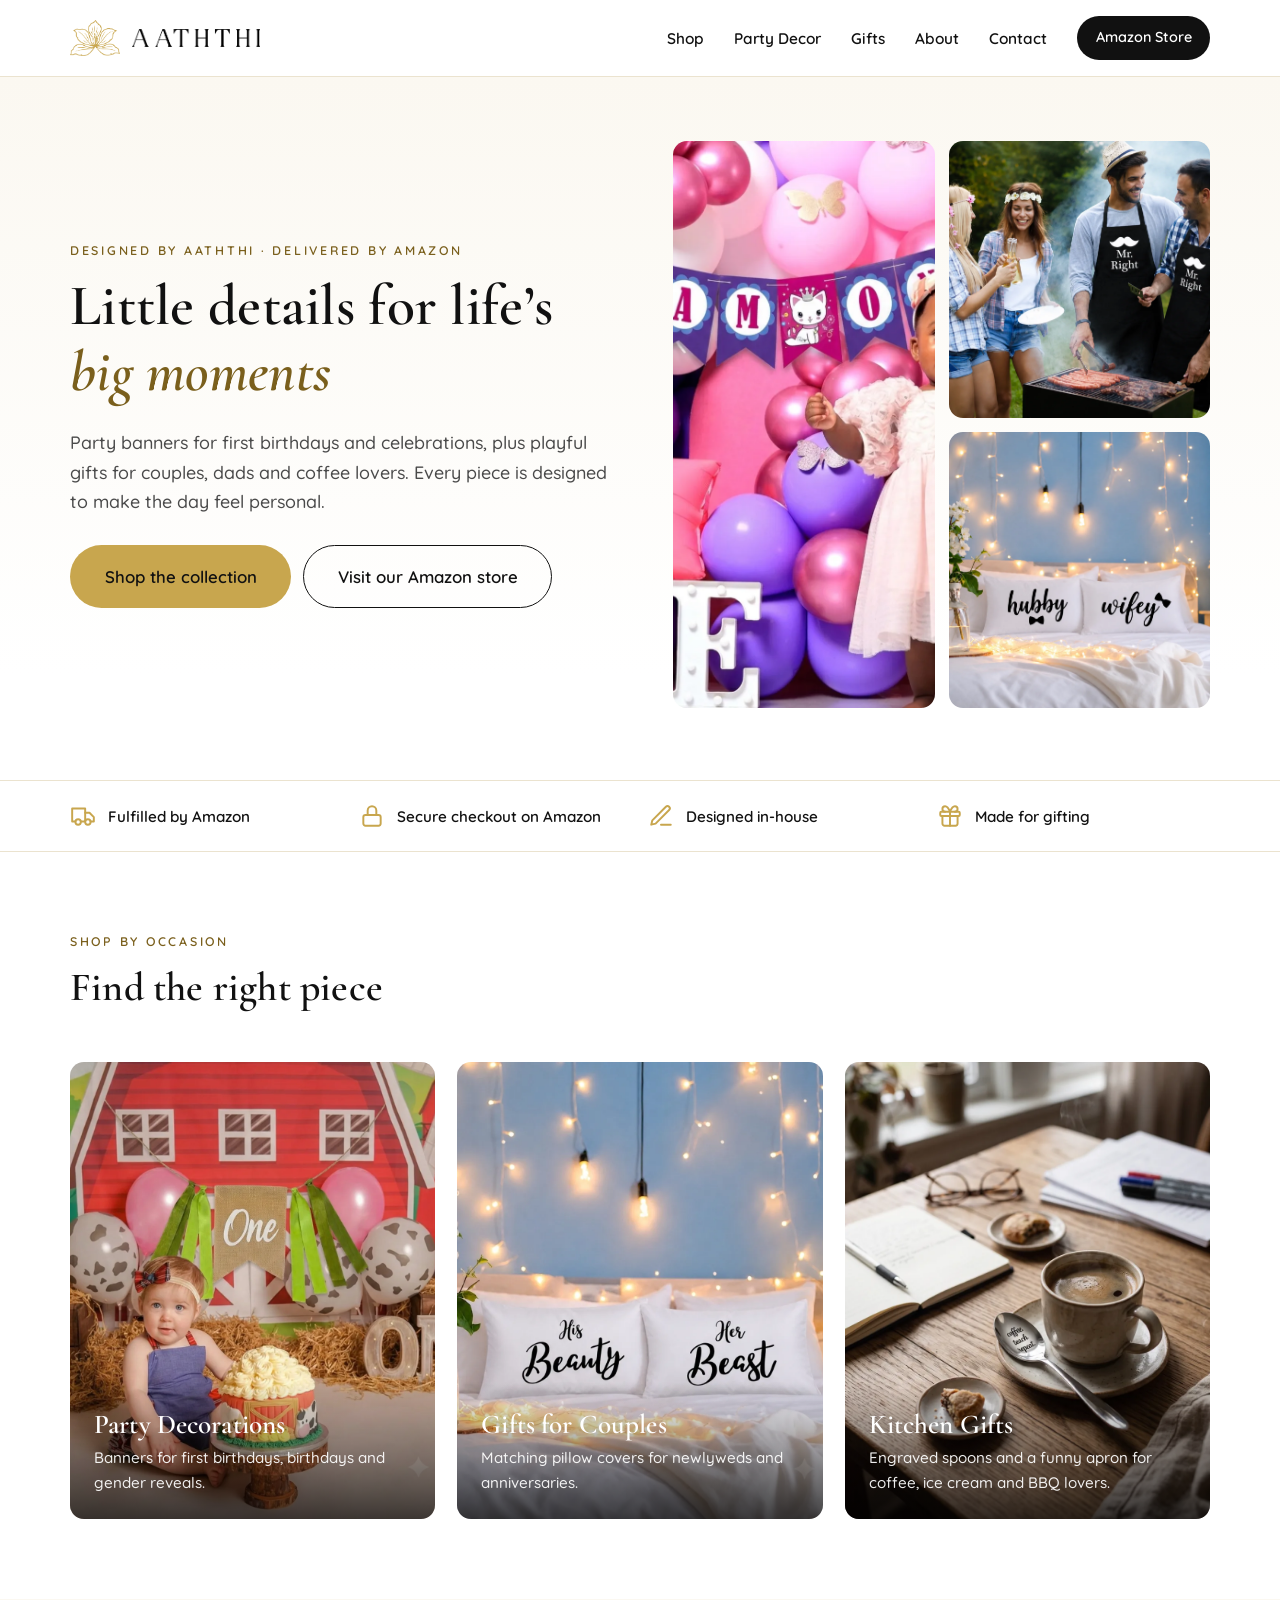
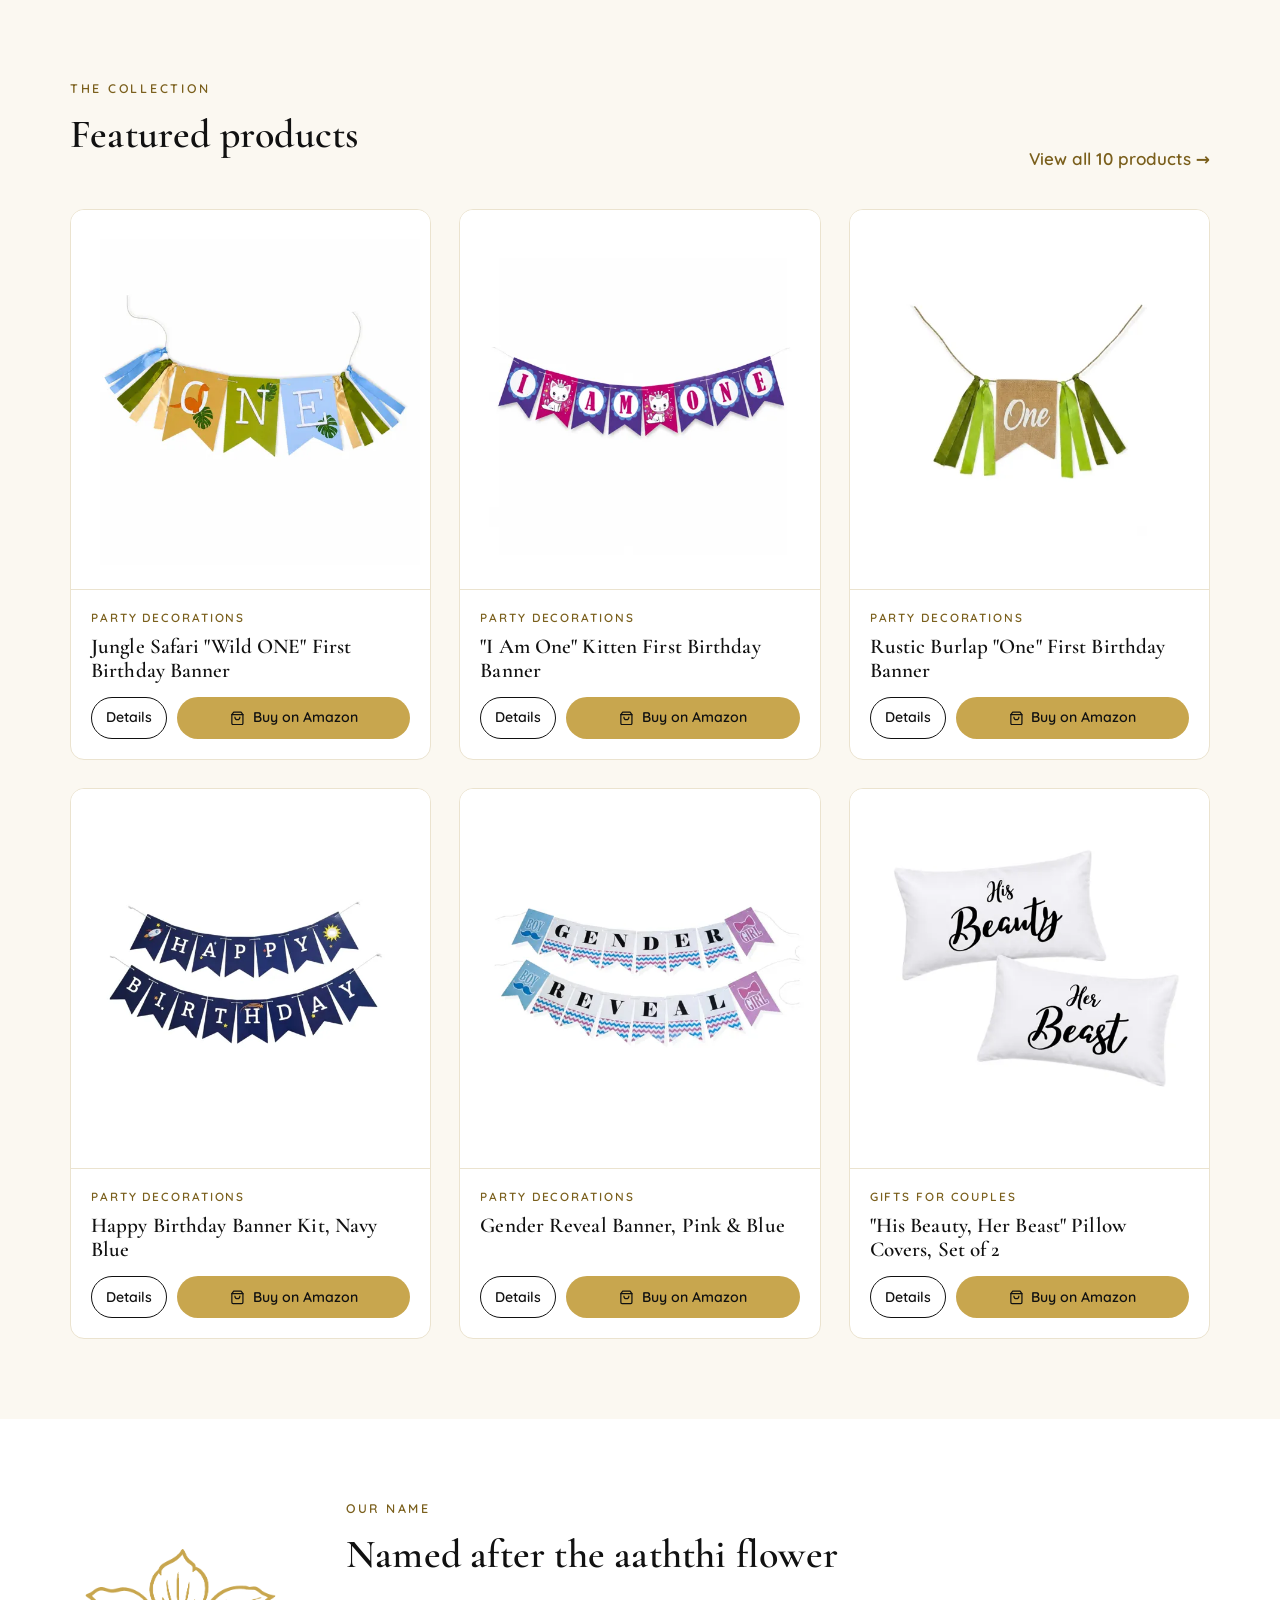
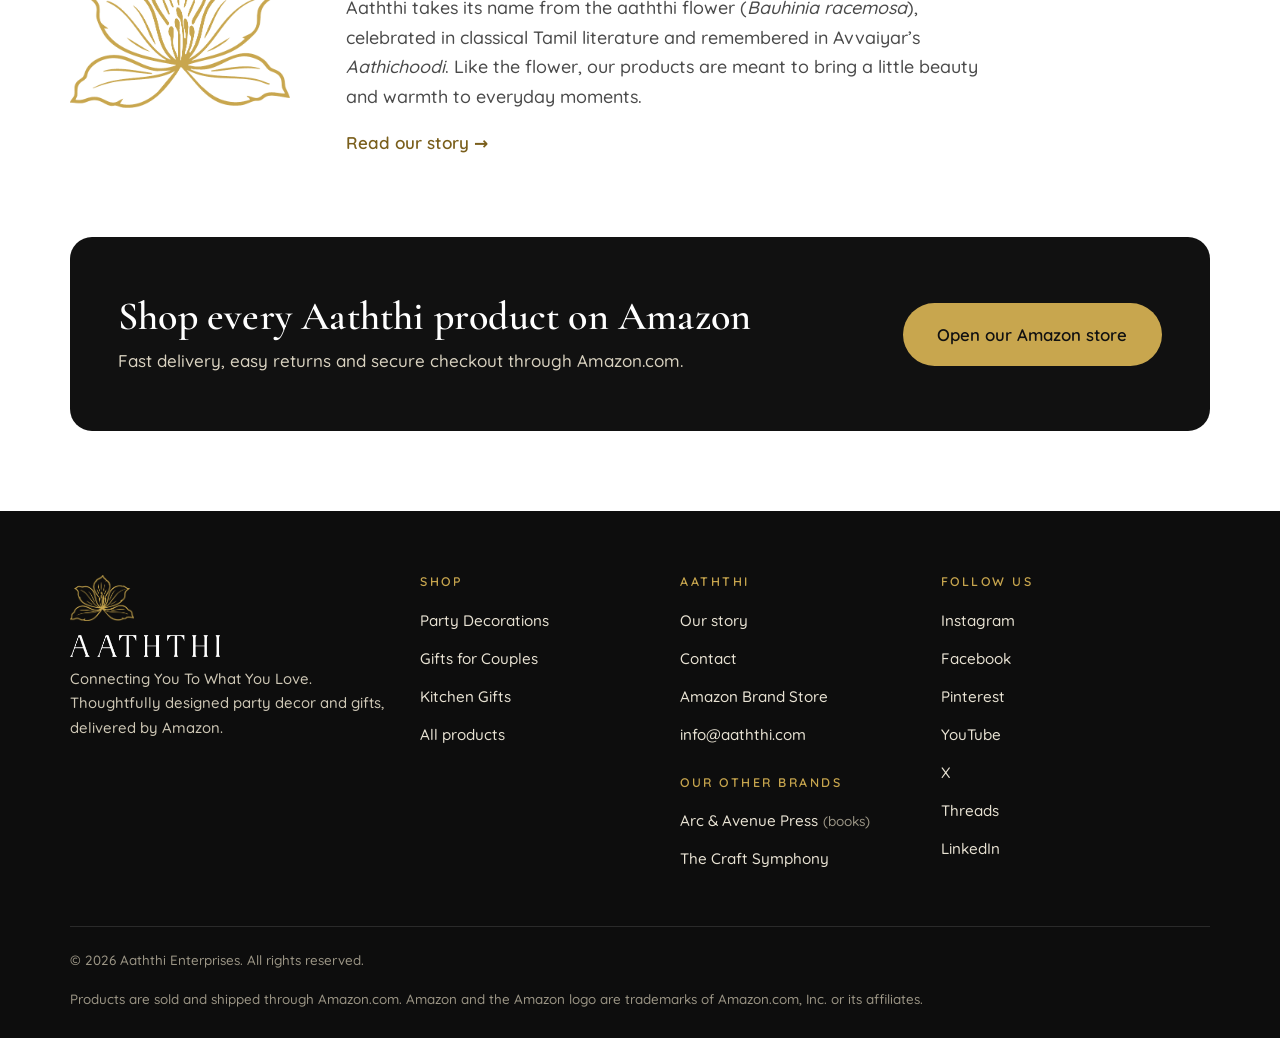
<file: index.html>
<!doctype html>
<html lang="en">
<head>
<meta charset="utf-8">
<meta name="viewport" content="width=device-width, initial-scale=1">
<title>AATHTHI | Party Decorations &amp; Thoughtful Gifts | Connecting You To What You Love</title>
<meta name="description" content="Shop AATHTHI first birthday banners, party decorations, couple pillow covers, engraved spoons and gift aprons, available on Amazon.com.">
<link rel="canonical" href="https://www.aaththi.com/">
<meta property="og:type" content="website">
<meta property="og:site_name" content="AATHTHI">
<meta property="og:title" content="AATHTHI | Party Decorations &amp; Thoughtful Gifts | Connecting You To What You Love">
<meta property="og:description" content="Shop AATHTHI first birthday banners, party decorations, couple pillow covers, engraved spoons and gift aprons, available on Amazon.com.">
<meta property="og:url" content="https://www.aaththi.com/">
<meta property="og:image" content="https://www.aaththi.com/assets/brand/og-image.jpg">
<meta name="twitter:card" content="summary_large_image">
<meta name="twitter:site" content="@aaththi_ent">
<meta name="theme-color" content="#ffffff">
<link rel="icon" href="favicon.png" type="image/png">
<link rel="apple-touch-icon" href="assets/brand/apple-touch-icon.png">
<link rel="preconnect" href="https://fonts.googleapis.com">
<link rel="preconnect" href="https://fonts.gstatic.com" crossorigin>
<link href="https://fonts.googleapis.com/css2?family=Cormorant+Garamond:ital,wght@0,500;0,600;1,500;1,600&family=Quicksand:wght@400;500;600;700&display=swap" rel="stylesheet">
<link rel="stylesheet" href="assets/css/style.css?v=20261107">
<script type="application/ld+json">{"@context": "https://schema.org", "@type": "Organization", "name": "Aaththi Enterprises", "alternateName": "AATHTHI", "url": "https://www.aaththi.com/", "logo": "https://www.aaththi.com/assets/brand/logo-tagline.png", "email": "info@aaththi.com", "slogan": "Connecting You To What You Love", "sameAs": ["https://www.instagram.com/aaththienterprises/", "https://www.facebook.com/aaththi/", "https://www.pinterest.com/aaththienterprises", "https://www.youtube.com/@aaththienterprises", "https://x.com/aaththi_ent", "https://www.threads.net/@aaththienterprises", "https://www.linkedin.com/company/aaththi/", "https://www.amazon.com/stores/AATHTHI/page/D9452E36-205C-4321-8BFA-5A0712A17366"]}</script>
</head>
<body>
<a class="skip" href="#content">Skip to content</a>
<header class="site-header">
  <div class="wrap nav">
    <a class="brand" href="./" aria-label="AATHTHI home">
      <img class="mark" src="assets/brand/mark-gold.png" alt="" width="50" height="36">
      <img class="word" src="assets/brand/wordmark-black.png" alt="AATHTHI" width="128" height="18">
    </a>
    <button class="menu-toggle" aria-controls="menu" aria-expanded="false" aria-label="Menu">
      <svg viewBox="0 0 24 24" fill="none" stroke="currentColor" stroke-width="1.8" stroke-linecap="round" aria-hidden="true"><path d="M3 7h18M3 12h18M3 17h18"/></svg>
    </button>
    <ul class="menu" id="menu">
      <li><a href="shop/">Shop</a></li><li><a href="shop/#party">Party Decor</a></li><li><a href="shop/#couples">Gifts</a></li><li><a href="about/">About</a></li><li><a href="contact/">Contact</a></li>
      <li><a class="btn btn-dark" href="https://www.amazon.com/stores/AATHTHI/page/D9452E36-205C-4321-8BFA-5A0712A17366" data-asin="STORE" target="_blank" rel="noopener">Amazon Store</a></li>
    </ul>
  </div>
</header>
<main id="content">

<section class="hero">
  <div class="wrap hero-grid">
    <div>
      <span class="eyebrow">Designed by Aaththi &middot; Delivered by Amazon</span>
      <h1>Little details for life&rsquo;s <em>big moments</em></h1>
      <p class="lead">Party banners for first birthdays and celebrations, plus playful gifts for couples, dads and coffee lovers. Every piece is designed to make the day feel personal.</p>
      <div class="actions">
        <a class="btn btn-gold btn-lg" href="shop/">Shop the collection</a>
        <a class="btn btn-line btn-lg" href="https://www.amazon.com/stores/AATHTHI/page/D9452E36-205C-4321-8BFA-5A0712A17366" data-asin="STORE" target="_blank" rel="noopener">Visit our Amazon store</a>
      </div>
    </div>
    <div class="mosaic"><img src="assets/products/i-am-one-kitten-banner/6.webp" alt="Baby girl at her first birthday party under an I Am One kitten banner" width="1200" height="1200" fetchpriority="high"><img src="assets/products/mr-right-apron/9.webp" alt="Couple cooking together, him in the Mr. Right apron" width="1200" height="1200" loading="lazy"><img src="assets/products/hubby-wifey-pillow-covers/8.webp" alt="Hubby and Wifey pillow covers on a bed under fairy lights" width="1200" height="1200" loading="lazy"></div>
  </div>
</section>
<section class="promise" aria-label="Why shop Aaththi">
  <div class="wrap"><ul>
    <li><svg viewBox="0 0 24 24" fill="none" stroke="currentColor" stroke-width="1.8" stroke-linecap="round" stroke-linejoin="round" aria-hidden="true"><path d="M10 17h4V5H2v12h3"/><path d="M14 9h4l4 4v4h-3"/><circle cx="7.5" cy="17.5" r="2.5"/><circle cx="16.5" cy="17.5" r="2.5"/></svg>Fulfilled by Amazon</li>
    <li><svg viewBox="0 0 24 24" fill="none" stroke="currentColor" stroke-width="1.8" stroke-linecap="round" stroke-linejoin="round" aria-hidden="true"><rect x="4" y="11" width="16" height="10" rx="2"/><path d="M8 11V7a4 4 0 0 1 8 0v4"/></svg>Secure checkout on Amazon</li>
    <li><svg viewBox="0 0 24 24" fill="none" stroke="currentColor" stroke-width="1.8" stroke-linecap="round" stroke-linejoin="round" aria-hidden="true"><path d="M12 20h9"/><path d="M16.5 3.5a2.1 2.1 0 0 1 3 3L7 19l-4 1 1-4Z"/></svg>Designed in-house</li>
    <li><svg viewBox="0 0 24 24" fill="none" stroke="currentColor" stroke-width="1.8" stroke-linecap="round" stroke-linejoin="round" aria-hidden="true"><rect x="3" y="8" width="18" height="4" rx="1"/><path d="M12 8v13"/><path d="M19 12v7a2 2 0 0 1-2 2H7a2 2 0 0 1-2-2v-7"/><path d="M7.5 8a2.5 2.5 0 0 1 0-5C10 3 12 8 12 8s2-5 4.5-5a2.5 2.5 0 0 1 0 5"/></svg>Made for gifting</li>
  </ul></div>
</section>
<section class="section">
  <div class="wrap">
    <div class="section-head"><div><span class="eyebrow">Shop by occasion</span><h2>Find the right piece</h2></div></div>
    <div class="cats"><a class="cat" href="shop/#party">
  <img src="assets/products/rustic-burlap-one-banner/6.webp" alt="" loading="lazy" width="1200" height="1200">
  <div class="cat-text"><h3>Party Decorations</h3><p>Banners for first birthdays, birthdays and gender reveals.</p></div>
</a><a class="cat" href="shop/#couples">
  <img src="assets/products/his-beauty-her-beast-pillow-covers/8.webp" alt="" loading="lazy" width="1200" height="1200">
  <div class="cat-text"><h3>Gifts for Couples</h3><p>Matching pillow covers for newlyweds and anniversaries.</p></div>
</a><a class="cat" href="shop/#kitchen">
  <img src="assets/products/coffee-teach-repeat-spoon/8.webp" alt="" loading="lazy" width="1200" height="1200">
  <div class="cat-text"><h3>Kitchen Gifts</h3><p>Engraved spoons and a funny apron for coffee, ice cream and BBQ lovers.</p></div>
</a></div>
  </div>
</section>
<section class="section tint">
  <div class="wrap">
    <div class="section-head">
      <div><span class="eyebrow">The collection</span><h2>Featured products</h2></div>
      <a class="link-arrow" href="shop/">View all 10 products &rarr;</a>
    </div>
    <div class="grid"><article class="card" data-cat="party">
  <a class="thumb" href="products/jungle-safari-wild-one-banner/" tabindex="-1" aria-hidden="true"><img src="assets/products/jungle-safari-wild-one-banner/thumb.webp" alt="" loading="lazy" width="600" height="600"></a>
  <div class="body">
    <span class="cat-label">Party Decorations</span>
    <h3><a href="products/jungle-safari-wild-one-banner/">Jungle Safari &quot;Wild ONE&quot; First Birthday Banner</a></h3>
    <div class="card-actions">
      <a class="btn btn-line" href="products/jungle-safari-wild-one-banner/">Details</a>
      <a class="btn btn-gold" href="https://www.amazon.com/dp/B0HCYRZZZ1" data-asin="B0HCYRZZZ1" target="_blank" rel="noopener" aria-label="Buy on Amazon: Jungle Safari &quot;Wild ONE&quot; First Birthday Banner (opens Amazon in a new tab)"><svg viewBox="0 0 24 24" fill="none" stroke="currentColor" stroke-width="2" stroke-linecap="round" stroke-linejoin="round" aria-hidden="true"><path d="M6 2 3 6v14a2 2 0 0 0 2 2h14a2 2 0 0 0 2-2V6l-3-4Z"/><path d="M3 6h18"/><path d="M16 10a4 4 0 0 1-8 0"/></svg>Buy on Amazon</a>
    </div>
  </div>
</article><article class="card" data-cat="party">
  <a class="thumb" href="products/i-am-one-kitten-banner/" tabindex="-1" aria-hidden="true"><img src="assets/products/i-am-one-kitten-banner/thumb.webp" alt="" loading="lazy" width="600" height="600"></a>
  <div class="body">
    <span class="cat-label">Party Decorations</span>
    <h3><a href="products/i-am-one-kitten-banner/">&quot;I Am One&quot; Kitten First Birthday Banner</a></h3>
    <div class="card-actions">
      <a class="btn btn-line" href="products/i-am-one-kitten-banner/">Details</a>
      <a class="btn btn-gold" href="https://www.amazon.com/dp/B0HDBQ43VL" data-asin="B0HDBQ43VL" target="_blank" rel="noopener" aria-label="Buy on Amazon: &quot;I Am One&quot; Kitten First Birthday Banner (opens Amazon in a new tab)"><svg viewBox="0 0 24 24" fill="none" stroke="currentColor" stroke-width="2" stroke-linecap="round" stroke-linejoin="round" aria-hidden="true"><path d="M6 2 3 6v14a2 2 0 0 0 2 2h14a2 2 0 0 0 2-2V6l-3-4Z"/><path d="M3 6h18"/><path d="M16 10a4 4 0 0 1-8 0"/></svg>Buy on Amazon</a>
    </div>
  </div>
</article><article class="card" data-cat="party">
  <a class="thumb" href="products/rustic-burlap-one-banner/" tabindex="-1" aria-hidden="true"><img src="assets/products/rustic-burlap-one-banner/thumb.webp" alt="" loading="lazy" width="600" height="600"></a>
  <div class="body">
    <span class="cat-label">Party Decorations</span>
    <h3><a href="products/rustic-burlap-one-banner/">Rustic Burlap &quot;One&quot; First Birthday Banner</a></h3>
    <div class="card-actions">
      <a class="btn btn-line" href="products/rustic-burlap-one-banner/">Details</a>
      <a class="btn btn-gold" href="https://www.amazon.com/dp/B0HDB9KH23" data-asin="B0HDB9KH23" target="_blank" rel="noopener" aria-label="Buy on Amazon: Rustic Burlap &quot;One&quot; First Birthday Banner (opens Amazon in a new tab)"><svg viewBox="0 0 24 24" fill="none" stroke="currentColor" stroke-width="2" stroke-linecap="round" stroke-linejoin="round" aria-hidden="true"><path d="M6 2 3 6v14a2 2 0 0 0 2 2h14a2 2 0 0 0 2-2V6l-3-4Z"/><path d="M3 6h18"/><path d="M16 10a4 4 0 0 1-8 0"/></svg>Buy on Amazon</a>
    </div>
  </div>
</article><article class="card" data-cat="party">
  <a class="thumb" href="products/happy-birthday-banner-blue/" tabindex="-1" aria-hidden="true"><img src="assets/products/happy-birthday-banner-blue/thumb.webp" alt="" loading="lazy" width="600" height="600"></a>
  <div class="body">
    <span class="cat-label">Party Decorations</span>
    <h3><a href="products/happy-birthday-banner-blue/">Happy Birthday Banner Kit, Navy Blue</a></h3>
    <div class="card-actions">
      <a class="btn btn-line" href="products/happy-birthday-banner-blue/">Details</a>
      <a class="btn btn-gold" href="https://www.amazon.com/dp/B0HD7VZR1M" data-asin="B0HD7VZR1M" target="_blank" rel="noopener" aria-label="Buy on Amazon: Happy Birthday Banner Kit, Navy Blue (opens Amazon in a new tab)"><svg viewBox="0 0 24 24" fill="none" stroke="currentColor" stroke-width="2" stroke-linecap="round" stroke-linejoin="round" aria-hidden="true"><path d="M6 2 3 6v14a2 2 0 0 0 2 2h14a2 2 0 0 0 2-2V6l-3-4Z"/><path d="M3 6h18"/><path d="M16 10a4 4 0 0 1-8 0"/></svg>Buy on Amazon</a>
    </div>
  </div>
</article><article class="card" data-cat="party">
  <a class="thumb" href="products/gender-reveal-banner/" tabindex="-1" aria-hidden="true"><img src="assets/products/gender-reveal-banner/thumb.webp" alt="" loading="lazy" width="600" height="600"></a>
  <div class="body">
    <span class="cat-label">Party Decorations</span>
    <h3><a href="products/gender-reveal-banner/">Gender Reveal Banner, Pink &amp; Blue</a></h3>
    <div class="card-actions">
      <a class="btn btn-line" href="products/gender-reveal-banner/">Details</a>
      <a class="btn btn-gold" href="https://www.amazon.com/dp/B0HD1GPH59" data-asin="B0HD1GPH59" target="_blank" rel="noopener" aria-label="Buy on Amazon: Gender Reveal Banner, Pink &amp; Blue (opens Amazon in a new tab)"><svg viewBox="0 0 24 24" fill="none" stroke="currentColor" stroke-width="2" stroke-linecap="round" stroke-linejoin="round" aria-hidden="true"><path d="M6 2 3 6v14a2 2 0 0 0 2 2h14a2 2 0 0 0 2-2V6l-3-4Z"/><path d="M3 6h18"/><path d="M16 10a4 4 0 0 1-8 0"/></svg>Buy on Amazon</a>
    </div>
  </div>
</article><article class="card" data-cat="couples">
  <a class="thumb" href="products/his-beauty-her-beast-pillow-covers/" tabindex="-1" aria-hidden="true"><img src="assets/products/his-beauty-her-beast-pillow-covers/thumb.webp" alt="" loading="lazy" width="600" height="600"></a>
  <div class="body">
    <span class="cat-label">Gifts for Couples</span>
    <h3><a href="products/his-beauty-her-beast-pillow-covers/">&quot;His Beauty, Her Beast&quot; Pillow Covers, Set of 2</a></h3>
    <div class="card-actions">
      <a class="btn btn-line" href="products/his-beauty-her-beast-pillow-covers/">Details</a>
      <a class="btn btn-gold" href="https://www.amazon.com/dp/B0HD87DF4D" data-asin="B0HD87DF4D" target="_blank" rel="noopener" aria-label="Buy on Amazon: &quot;His Beauty, Her Beast&quot; Pillow Covers, Set of 2 (opens Amazon in a new tab)"><svg viewBox="0 0 24 24" fill="none" stroke="currentColor" stroke-width="2" stroke-linecap="round" stroke-linejoin="round" aria-hidden="true"><path d="M6 2 3 6v14a2 2 0 0 0 2 2h14a2 2 0 0 0 2-2V6l-3-4Z"/><path d="M3 6h18"/><path d="M16 10a4 4 0 0 1-8 0"/></svg>Buy on Amazon</a>
    </div>
  </div>
</article></div>
  </div>
</section>
<section class="section">
  <div class="wrap story">
    <img src="assets/brand/mark-gold.png" alt="" width="220" height="158" loading="lazy">
    <div>
      <span class="eyebrow">Our name</span>
      <h2>Named after the aaththi flower</h2>
      <p class="lead">Aaththi takes its name from the aaththi flower (<i>Bauhinia racemosa</i>), celebrated in classical Tamil literature and remembered in Avvaiyar&rsquo;s <i>Aathichoodi</i>. Like the flower, our products are meant to bring a little beauty and warmth to everyday moments.</p>
      <a class="link-arrow" href="about/">Read our story &rarr;</a>
    </div>
  </div>
</section>
<section class="section" style="padding-top:0">
  <div class="wrap">
    <div class="cta-band">
      <div><h2>Shop every Aaththi product on Amazon</h2><p>Fast delivery, easy returns and secure checkout through Amazon.com.</p></div>
      <a class="btn btn-gold btn-lg" href="https://www.amazon.com/stores/AATHTHI/page/D9452E36-205C-4321-8BFA-5A0712A17366" data-asin="STORE" target="_blank" rel="noopener">Open our Amazon store</a>
    </div>
  </div>
</section>
</main>
<footer class="site-footer">
  <div class="wrap">
    <div class="foot-grid">
      <div class="foot-brand">
        <img class="mark" src="assets/brand/mark-gold.png" alt="" width="64" height="46">
        <img class="word" src="assets/brand/wordmark-white.png" alt="AATHTHI" width="150" height="21">
        <p>Connecting You To What You Love. Thoughtfully designed party decor and gifts, delivered by Amazon.</p>
      </div>
      <div>
        <h2>Shop</h2>
        <ul><li><a href="shop/#party">Party Decorations</a></li><li><a href="shop/#couples">Gifts for Couples</a></li><li><a href="shop/#kitchen">Kitchen Gifts</a></li><li><a href="shop/">All products</a></li></ul>
      </div>
      <div>
        <h2>Aaththi</h2>
        <ul>
          <li><a href="about/">Our story</a></li>
          <li><a href="contact/">Contact</a></li>
          <li><a href="https://www.amazon.com/stores/AATHTHI/page/D9452E36-205C-4321-8BFA-5A0712A17366" data-asin="STORE" target="_blank" rel="noopener">Amazon Brand Store</a></li>
          <li><a href="mailto:info@aaththi.com">info@aaththi.com</a></li>
        </ul>
        <h2 style="margin-top:28px">Our other brands</h2>
        <ul><li><a href="https://www.amazon.com/author/arcavenuepress" target="_blank" rel="noopener">Arc &amp; Avenue Press</a> <span style="color:#9b9585;font-size:.85rem">(books)</span></li>
          <li><a href="https://www.thecraftsymphony.com/" target="_blank" rel="noopener">The Craft Symphony</a></li></ul>
      </div>
      <div>
        <h2>Follow us</h2>
        <ul><li><a href="https://www.instagram.com/aaththienterprises/" target="_blank" rel="noopener">Instagram</a></li><li><a href="https://www.facebook.com/aaththi/" target="_blank" rel="noopener">Facebook</a></li><li><a href="https://www.pinterest.com/aaththienterprises" target="_blank" rel="noopener">Pinterest</a></li><li><a href="https://www.youtube.com/@aaththienterprises" target="_blank" rel="noopener">YouTube</a></li><li><a href="https://x.com/aaththi_ent" target="_blank" rel="noopener">X</a></li><li><a href="https://www.threads.net/@aaththienterprises" target="_blank" rel="noopener">Threads</a></li><li><a href="https://www.linkedin.com/company/aaththi/" target="_blank" rel="noopener">LinkedIn</a></li></ul>
      </div>
    </div>
    <div class="foot-bottom">
      <span>&copy; <span id="year">2026</span> Aaththi Enterprises. All rights reserved.</span>
      <span>Products are sold and shipped through Amazon.com. Amazon and the Amazon logo are trademarks of Amazon.com, Inc. or its affiliates.</span>
    </div>
  </div>
</footer>
<script src="assets/js/amazon-links.js?v=20261107"></script>
<script src="assets/js/site.js?v=20261107"></script>
</body>
</html>
</file>
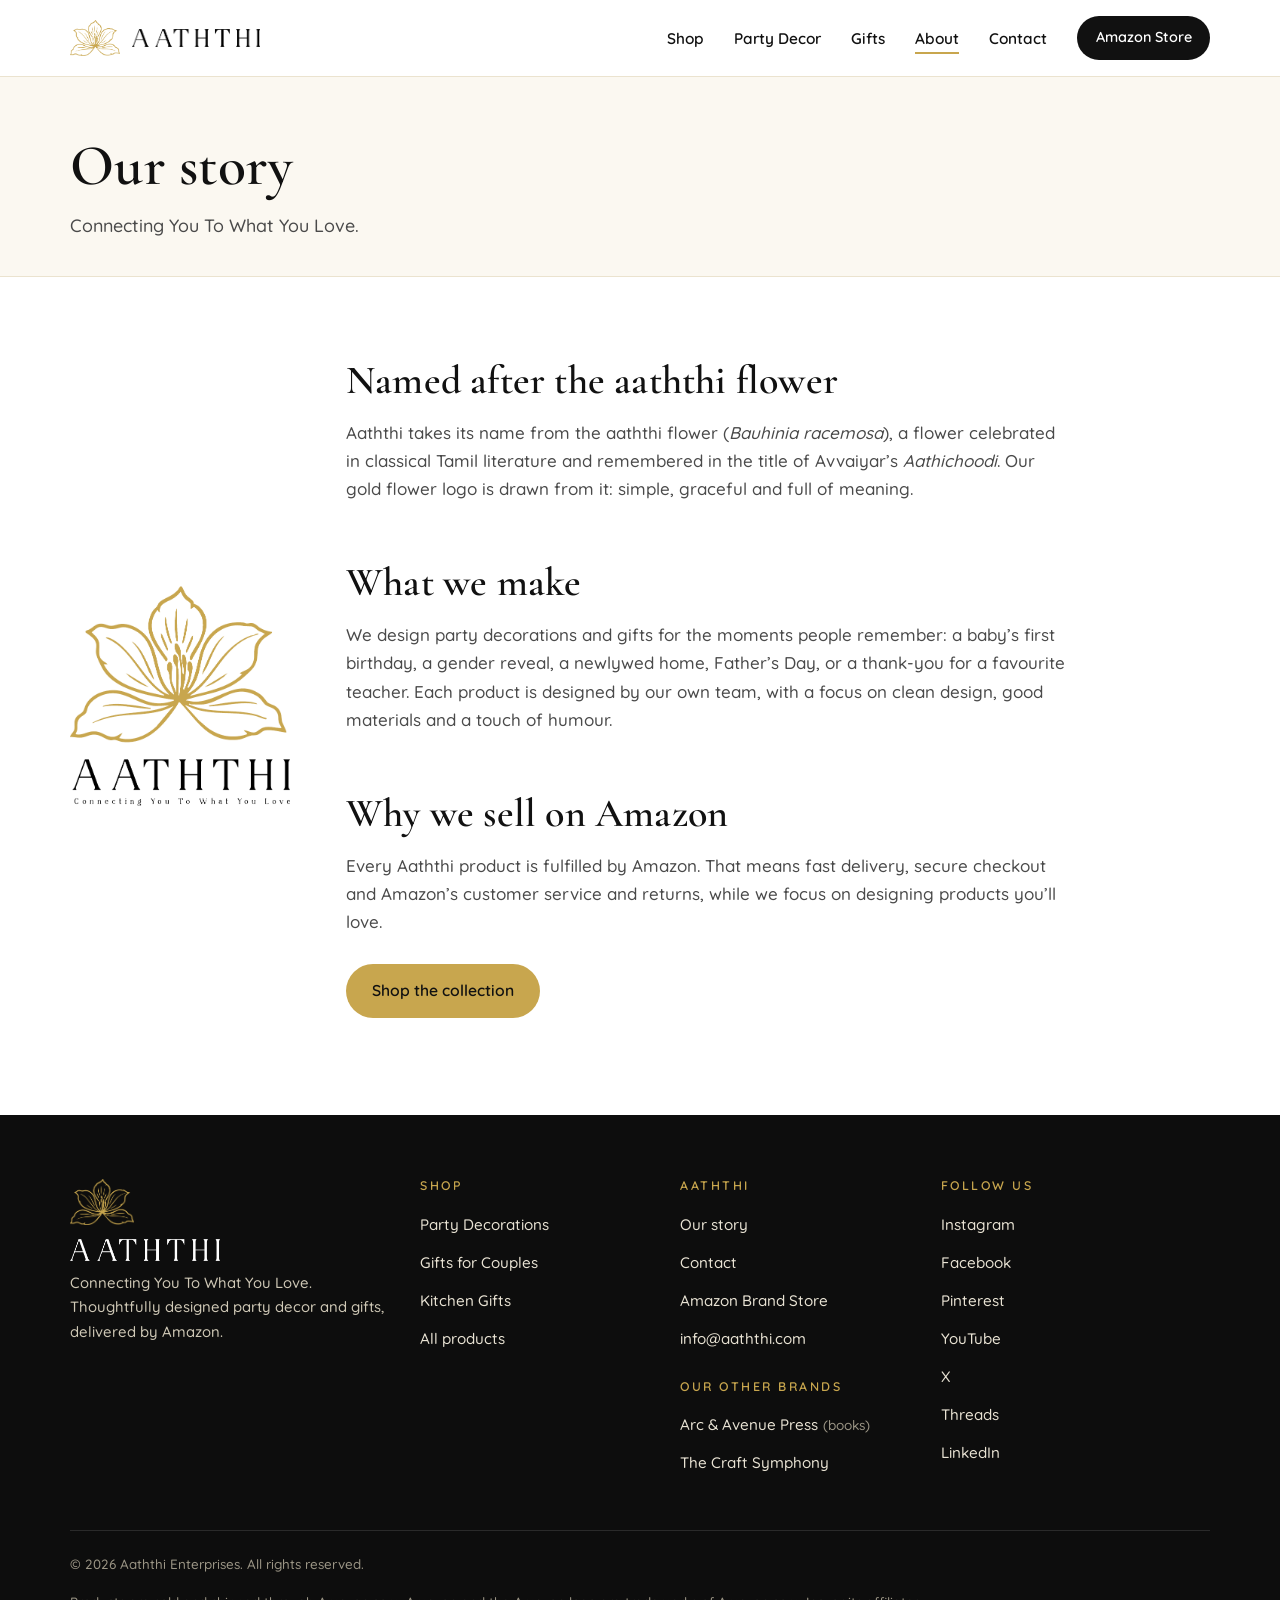
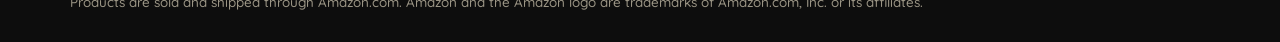
<file: about/index.html>
<!doctype html>
<html lang="en">
<head>
<meta charset="utf-8">
<meta name="viewport" content="width=device-width, initial-scale=1">
<title>Our Story | AATHTHI</title>
<meta name="description" content="AATHTHI is named after the aaththi flower from classical Tamil literature. We design party decorations and thoughtful gifts, fulfilled by Amazon.">
<link rel="canonical" href="https://www.aaththi.com/about/">
<meta property="og:type" content="website">
<meta property="og:site_name" content="AATHTHI">
<meta property="og:title" content="Our Story | AATHTHI">
<meta property="og:description" content="AATHTHI is named after the aaththi flower from classical Tamil literature. We design party decorations and thoughtful gifts, fulfilled by Amazon.">
<meta property="og:url" content="https://www.aaththi.com/about/">
<meta property="og:image" content="https://www.aaththi.com/assets/brand/og-image.jpg">
<meta name="twitter:card" content="summary_large_image">
<meta name="twitter:site" content="@aaththi_ent">
<meta name="theme-color" content="#ffffff">
<link rel="icon" href="../favicon.png" type="image/png">
<link rel="apple-touch-icon" href="../assets/brand/apple-touch-icon.png">
<link rel="preconnect" href="https://fonts.googleapis.com">
<link rel="preconnect" href="https://fonts.gstatic.com" crossorigin>
<link href="https://fonts.googleapis.com/css2?family=Cormorant+Garamond:ital,wght@0,500;0,600;1,500;1,600&family=Quicksand:wght@400;500;600;700&display=swap" rel="stylesheet">
<link rel="stylesheet" href="../assets/css/style.css?v=20261107">

</head>
<body>
<a class="skip" href="#content">Skip to content</a>
<header class="site-header">
  <div class="wrap nav">
    <a class="brand" href="../" aria-label="AATHTHI home">
      <img class="mark" src="../assets/brand/mark-gold.png" alt="" width="50" height="36">
      <img class="word" src="../assets/brand/wordmark-black.png" alt="AATHTHI" width="128" height="18">
    </a>
    <button class="menu-toggle" aria-controls="menu" aria-expanded="false" aria-label="Menu">
      <svg viewBox="0 0 24 24" fill="none" stroke="currentColor" stroke-width="1.8" stroke-linecap="round" aria-hidden="true"><path d="M3 7h18M3 12h18M3 17h18"/></svg>
    </button>
    <ul class="menu" id="menu">
      <li><a href="../shop/">Shop</a></li><li><a href="../shop/#party">Party Decor</a></li><li><a href="../shop/#couples">Gifts</a></li><li><a href="../about/" aria-current="page">About</a></li><li><a href="../contact/">Contact</a></li>
      <li><a class="btn btn-dark" href="https://www.amazon.com/stores/AATHTHI/page/D9452E36-205C-4321-8BFA-5A0712A17366" data-asin="STORE" target="_blank" rel="noopener">Amazon Store</a></li>
    </ul>
  </div>
</header>
<main id="content">

<section class="page-head">
  <div class="wrap"><h1>Our story</h1><p class="lead">Connecting You To What You Love.</p></div>
</section>
<section class="section">
  <div class="wrap story">
    <img src="../assets/brand/logo-tagline.png" alt="AATHTHI logo: a gold aaththi flower above the AATHTHI wordmark" width="220" height="220">
    <div class="prose">
      <h2 style="margin-top:0">Named after the aaththi flower</h2>
      <p>Aaththi takes its name from the aaththi flower (<i>Bauhinia racemosa</i>), a flower celebrated in classical Tamil literature and remembered in the title of Avvaiyar&rsquo;s <i>Aathichoodi</i>. Our gold flower logo is drawn from it: simple, graceful and full of meaning.</p>
      <h2>What we make</h2>
      <p>We design party decorations and gifts for the moments people remember: a baby&rsquo;s first birthday, a gender reveal, a newlywed home, Father&rsquo;s Day, or a thank-you for a favourite teacher. Each product is designed by our own team, with a focus on clean design, good materials and a touch of humour.</p>
      <h2>Why we sell on Amazon</h2>
      <p>Every Aaththi product is fulfilled by Amazon. That means fast delivery, secure checkout and Amazon&rsquo;s customer service and returns, while we focus on designing products you&rsquo;ll love.</p>
      <p style="margin-top:28px"><a class="btn btn-gold" href="../shop/">Shop the collection</a></p>
    </div>
  </div>
</section>
</main>
<footer class="site-footer">
  <div class="wrap">
    <div class="foot-grid">
      <div class="foot-brand">
        <img class="mark" src="../assets/brand/mark-gold.png" alt="" width="64" height="46">
        <img class="word" src="../assets/brand/wordmark-white.png" alt="AATHTHI" width="150" height="21">
        <p>Connecting You To What You Love. Thoughtfully designed party decor and gifts, delivered by Amazon.</p>
      </div>
      <div>
        <h2>Shop</h2>
        <ul><li><a href="../shop/#party">Party Decorations</a></li><li><a href="../shop/#couples">Gifts for Couples</a></li><li><a href="../shop/#kitchen">Kitchen Gifts</a></li><li><a href="../shop/">All products</a></li></ul>
      </div>
      <div>
        <h2>Aaththi</h2>
        <ul>
          <li><a href="../about/">Our story</a></li>
          <li><a href="../contact/">Contact</a></li>
          <li><a href="https://www.amazon.com/stores/AATHTHI/page/D9452E36-205C-4321-8BFA-5A0712A17366" data-asin="STORE" target="_blank" rel="noopener">Amazon Brand Store</a></li>
          <li><a href="mailto:info@aaththi.com">info@aaththi.com</a></li>
        </ul>
        <h2 style="margin-top:28px">Our other brands</h2>
        <ul><li><a href="https://www.amazon.com/author/arcavenuepress" target="_blank" rel="noopener">Arc &amp; Avenue Press</a> <span style="color:#9b9585;font-size:.85rem">(books)</span></li>
          <li><a href="https://www.thecraftsymphony.com/" target="_blank" rel="noopener">The Craft Symphony</a></li></ul>
      </div>
      <div>
        <h2>Follow us</h2>
        <ul><li><a href="https://www.instagram.com/aaththienterprises/" target="_blank" rel="noopener">Instagram</a></li><li><a href="https://www.facebook.com/aaththi/" target="_blank" rel="noopener">Facebook</a></li><li><a href="https://www.pinterest.com/aaththienterprises" target="_blank" rel="noopener">Pinterest</a></li><li><a href="https://www.youtube.com/@aaththienterprises" target="_blank" rel="noopener">YouTube</a></li><li><a href="https://x.com/aaththi_ent" target="_blank" rel="noopener">X</a></li><li><a href="https://www.threads.net/@aaththienterprises" target="_blank" rel="noopener">Threads</a></li><li><a href="https://www.linkedin.com/company/aaththi/" target="_blank" rel="noopener">LinkedIn</a></li></ul>
      </div>
    </div>
    <div class="foot-bottom">
      <span>&copy; <span id="year">2026</span> Aaththi Enterprises. All rights reserved.</span>
      <span>Products are sold and shipped through Amazon.com. Amazon and the Amazon logo are trademarks of Amazon.com, Inc. or its affiliates.</span>
    </div>
  </div>
</footer>
<script src="../assets/js/amazon-links.js?v=20261107"></script>
<script src="../assets/js/site.js?v=20261107"></script>
</body>
</html>
</file>
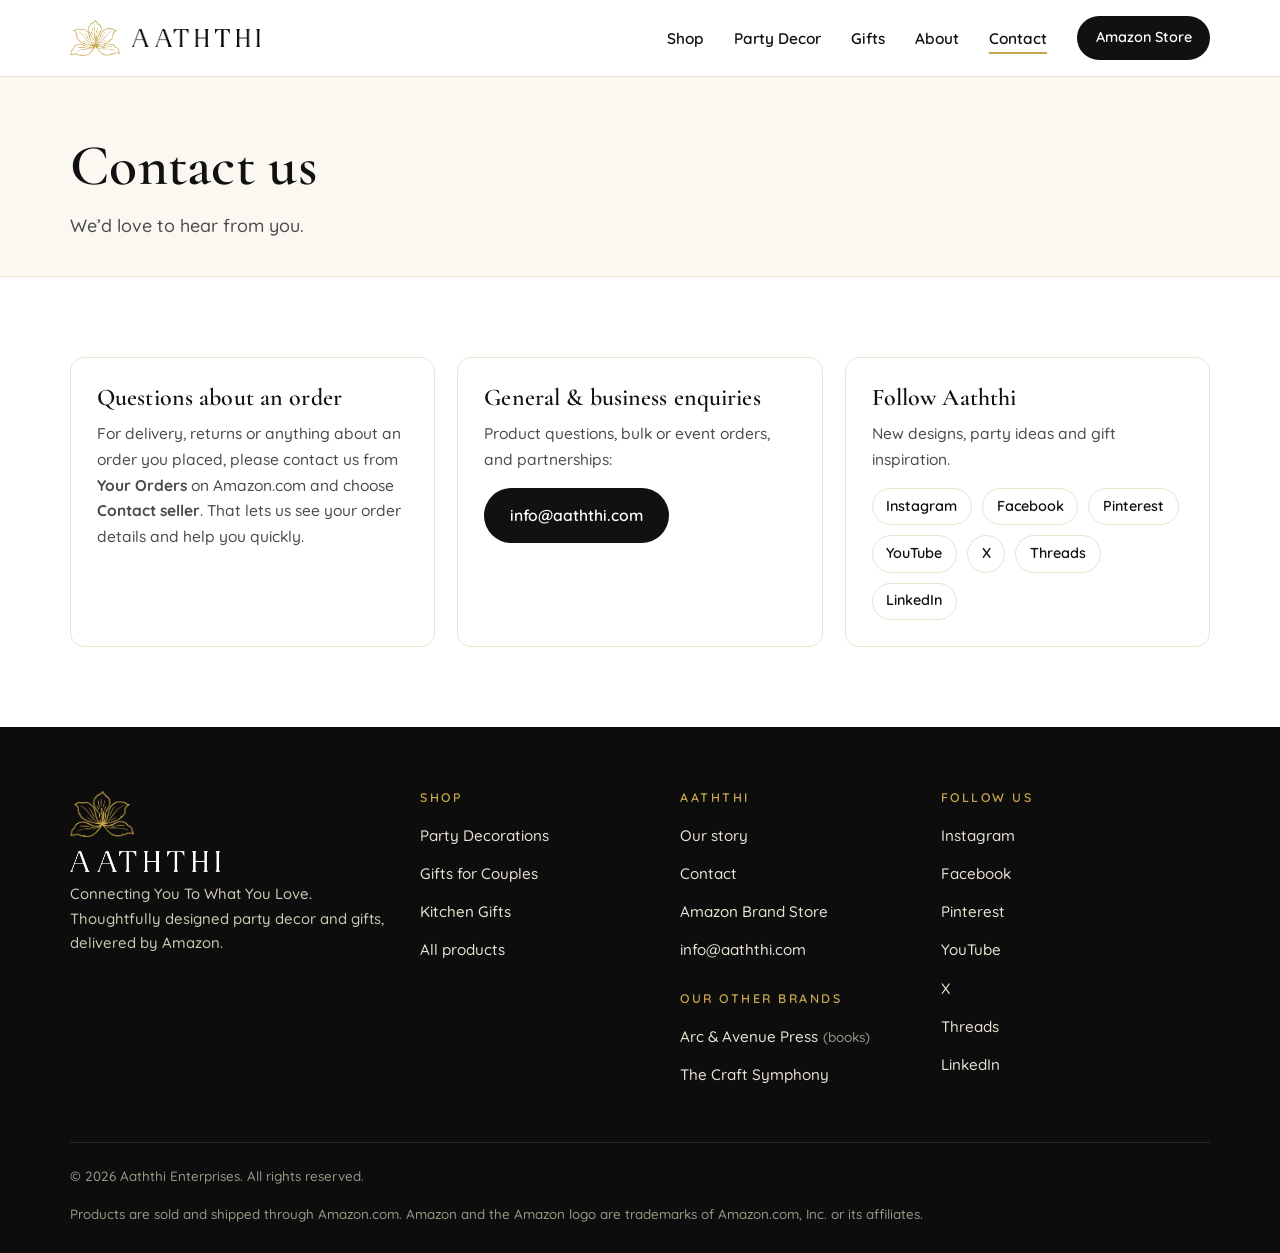
<file: contact/index.html>
<!doctype html>
<html lang="en">
<head>
<meta charset="utf-8">
<meta name="viewport" content="width=device-width, initial-scale=1">
<title>Contact | AATHTHI</title>
<meta name="description" content="Contact AATHTHI for product questions, bulk orders and partnerships. For order help, use Contact seller on Amazon.com.">
<link rel="canonical" href="https://www.aaththi.com/contact/">
<meta property="og:type" content="website">
<meta property="og:site_name" content="AATHTHI">
<meta property="og:title" content="Contact | AATHTHI">
<meta property="og:description" content="Contact AATHTHI for product questions, bulk orders and partnerships. For order help, use Contact seller on Amazon.com.">
<meta property="og:url" content="https://www.aaththi.com/contact/">
<meta property="og:image" content="https://www.aaththi.com/assets/brand/og-image.jpg">
<meta name="twitter:card" content="summary_large_image">
<meta name="twitter:site" content="@aaththi_ent">
<meta name="theme-color" content="#ffffff">
<link rel="icon" href="../favicon.png" type="image/png">
<link rel="apple-touch-icon" href="../assets/brand/apple-touch-icon.png">
<link rel="preconnect" href="https://fonts.googleapis.com">
<link rel="preconnect" href="https://fonts.gstatic.com" crossorigin>
<link href="https://fonts.googleapis.com/css2?family=Cormorant+Garamond:ital,wght@0,500;0,600;1,500;1,600&family=Quicksand:wght@400;500;600;700&display=swap" rel="stylesheet">
<link rel="stylesheet" href="../assets/css/style.css?v=20261107">

</head>
<body>
<a class="skip" href="#content">Skip to content</a>
<header class="site-header">
  <div class="wrap nav">
    <a class="brand" href="../" aria-label="AATHTHI home">
      <img class="mark" src="../assets/brand/mark-gold.png" alt="" width="50" height="36">
      <img class="word" src="../assets/brand/wordmark-black.png" alt="AATHTHI" width="128" height="18">
    </a>
    <button class="menu-toggle" aria-controls="menu" aria-expanded="false" aria-label="Menu">
      <svg viewBox="0 0 24 24" fill="none" stroke="currentColor" stroke-width="1.8" stroke-linecap="round" aria-hidden="true"><path d="M3 7h18M3 12h18M3 17h18"/></svg>
    </button>
    <ul class="menu" id="menu">
      <li><a href="../shop/">Shop</a></li><li><a href="../shop/#party">Party Decor</a></li><li><a href="../shop/#couples">Gifts</a></li><li><a href="../about/">About</a></li><li><a href="../contact/" aria-current="page">Contact</a></li>
      <li><a class="btn btn-dark" href="https://www.amazon.com/stores/AATHTHI/page/D9452E36-205C-4321-8BFA-5A0712A17366" data-asin="STORE" target="_blank" rel="noopener">Amazon Store</a></li>
    </ul>
  </div>
</header>
<main id="content">

<section class="page-head">
  <div class="wrap"><h1>Contact us</h1><p class="lead">We&rsquo;d love to hear from you.</p></div>
</section>
<section class="section">
  <div class="wrap contact-grid">
    <div class="contact-card">
      <h2>Questions about an order</h2>
      <p>For delivery, returns or anything about an order you placed, please contact us from <b>Your Orders</b> on Amazon.com and choose <b>Contact seller</b>. That lets us see your order details and help you quickly.</p>
    </div>
    <div class="contact-card">
      <h2>General &amp; business enquiries</h2>
      <p>Product questions, bulk or event orders, and partnerships:</p>
      <p><a class="btn btn-dark" href="mailto:info@aaththi.com">info@aaththi.com</a></p>
    </div>
    <div class="contact-card">
      <h2>Follow Aaththi</h2>
      <p>New designs, party ideas and gift inspiration.</p>
      <ul class="social-list"><li><a href="https://www.instagram.com/aaththienterprises/" target="_blank" rel="noopener">Instagram</a></li><li><a href="https://www.facebook.com/aaththi/" target="_blank" rel="noopener">Facebook</a></li><li><a href="https://www.pinterest.com/aaththienterprises" target="_blank" rel="noopener">Pinterest</a></li><li><a href="https://www.youtube.com/@aaththienterprises" target="_blank" rel="noopener">YouTube</a></li><li><a href="https://x.com/aaththi_ent" target="_blank" rel="noopener">X</a></li><li><a href="https://www.threads.net/@aaththienterprises" target="_blank" rel="noopener">Threads</a></li><li><a href="https://www.linkedin.com/company/aaththi/" target="_blank" rel="noopener">LinkedIn</a></li></ul>
    </div>
  </div>
</section>
</main>
<footer class="site-footer">
  <div class="wrap">
    <div class="foot-grid">
      <div class="foot-brand">
        <img class="mark" src="../assets/brand/mark-gold.png" alt="" width="64" height="46">
        <img class="word" src="../assets/brand/wordmark-white.png" alt="AATHTHI" width="150" height="21">
        <p>Connecting You To What You Love. Thoughtfully designed party decor and gifts, delivered by Amazon.</p>
      </div>
      <div>
        <h2>Shop</h2>
        <ul><li><a href="../shop/#party">Party Decorations</a></li><li><a href="../shop/#couples">Gifts for Couples</a></li><li><a href="../shop/#kitchen">Kitchen Gifts</a></li><li><a href="../shop/">All products</a></li></ul>
      </div>
      <div>
        <h2>Aaththi</h2>
        <ul>
          <li><a href="../about/">Our story</a></li>
          <li><a href="../contact/">Contact</a></li>
          <li><a href="https://www.amazon.com/stores/AATHTHI/page/D9452E36-205C-4321-8BFA-5A0712A17366" data-asin="STORE" target="_blank" rel="noopener">Amazon Brand Store</a></li>
          <li><a href="mailto:info@aaththi.com">info@aaththi.com</a></li>
        </ul>
        <h2 style="margin-top:28px">Our other brands</h2>
        <ul><li><a href="https://www.amazon.com/author/arcavenuepress" target="_blank" rel="noopener">Arc &amp; Avenue Press</a> <span style="color:#9b9585;font-size:.85rem">(books)</span></li>
          <li><a href="https://www.thecraftsymphony.com/" target="_blank" rel="noopener">The Craft Symphony</a></li></ul>
      </div>
      <div>
        <h2>Follow us</h2>
        <ul><li><a href="https://www.instagram.com/aaththienterprises/" target="_blank" rel="noopener">Instagram</a></li><li><a href="https://www.facebook.com/aaththi/" target="_blank" rel="noopener">Facebook</a></li><li><a href="https://www.pinterest.com/aaththienterprises" target="_blank" rel="noopener">Pinterest</a></li><li><a href="https://www.youtube.com/@aaththienterprises" target="_blank" rel="noopener">YouTube</a></li><li><a href="https://x.com/aaththi_ent" target="_blank" rel="noopener">X</a></li><li><a href="https://www.threads.net/@aaththienterprises" target="_blank" rel="noopener">Threads</a></li><li><a href="https://www.linkedin.com/company/aaththi/" target="_blank" rel="noopener">LinkedIn</a></li></ul>
      </div>
    </div>
    <div class="foot-bottom">
      <span>&copy; <span id="year">2026</span> Aaththi Enterprises. All rights reserved.</span>
      <span>Products are sold and shipped through Amazon.com. Amazon and the Amazon logo are trademarks of Amazon.com, Inc. or its affiliates.</span>
    </div>
  </div>
</footer>
<script src="../assets/js/amazon-links.js?v=20261107"></script>
<script src="../assets/js/site.js?v=20261107"></script>
</body>
</html>
</file>
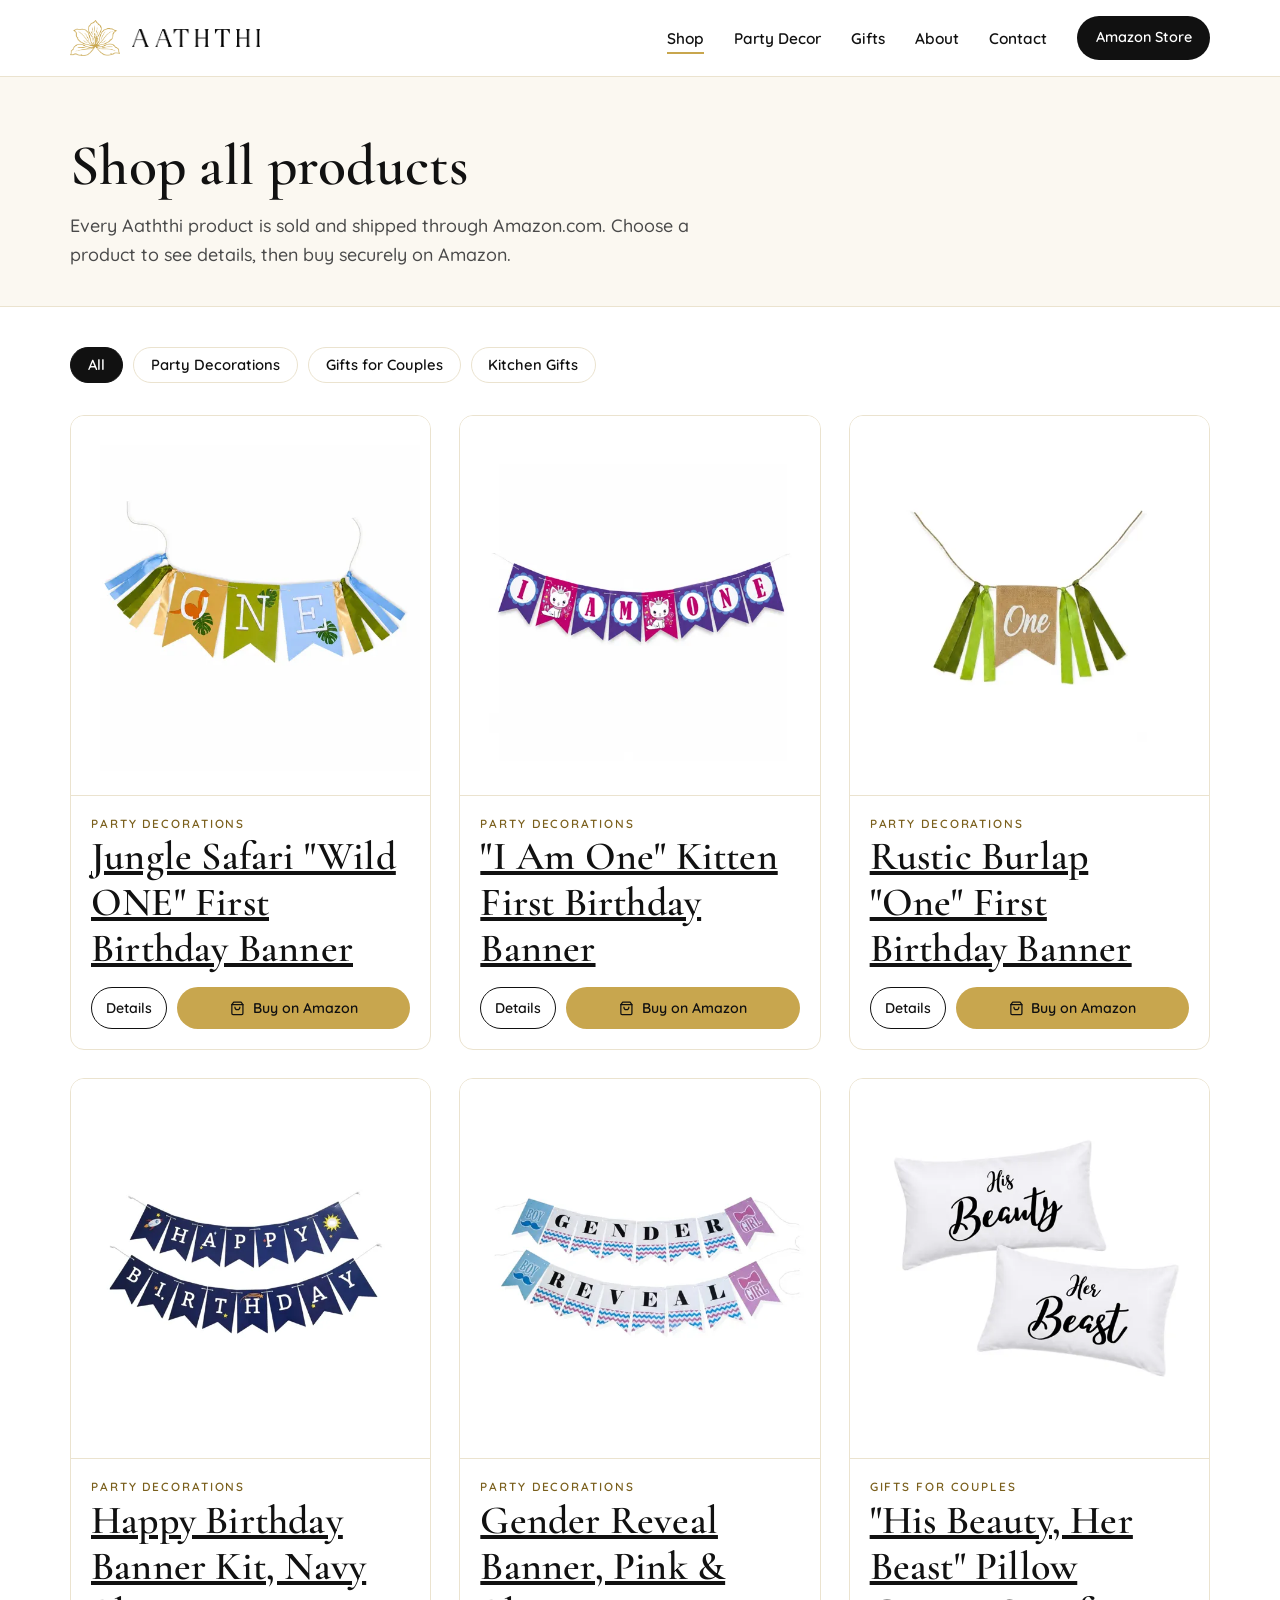
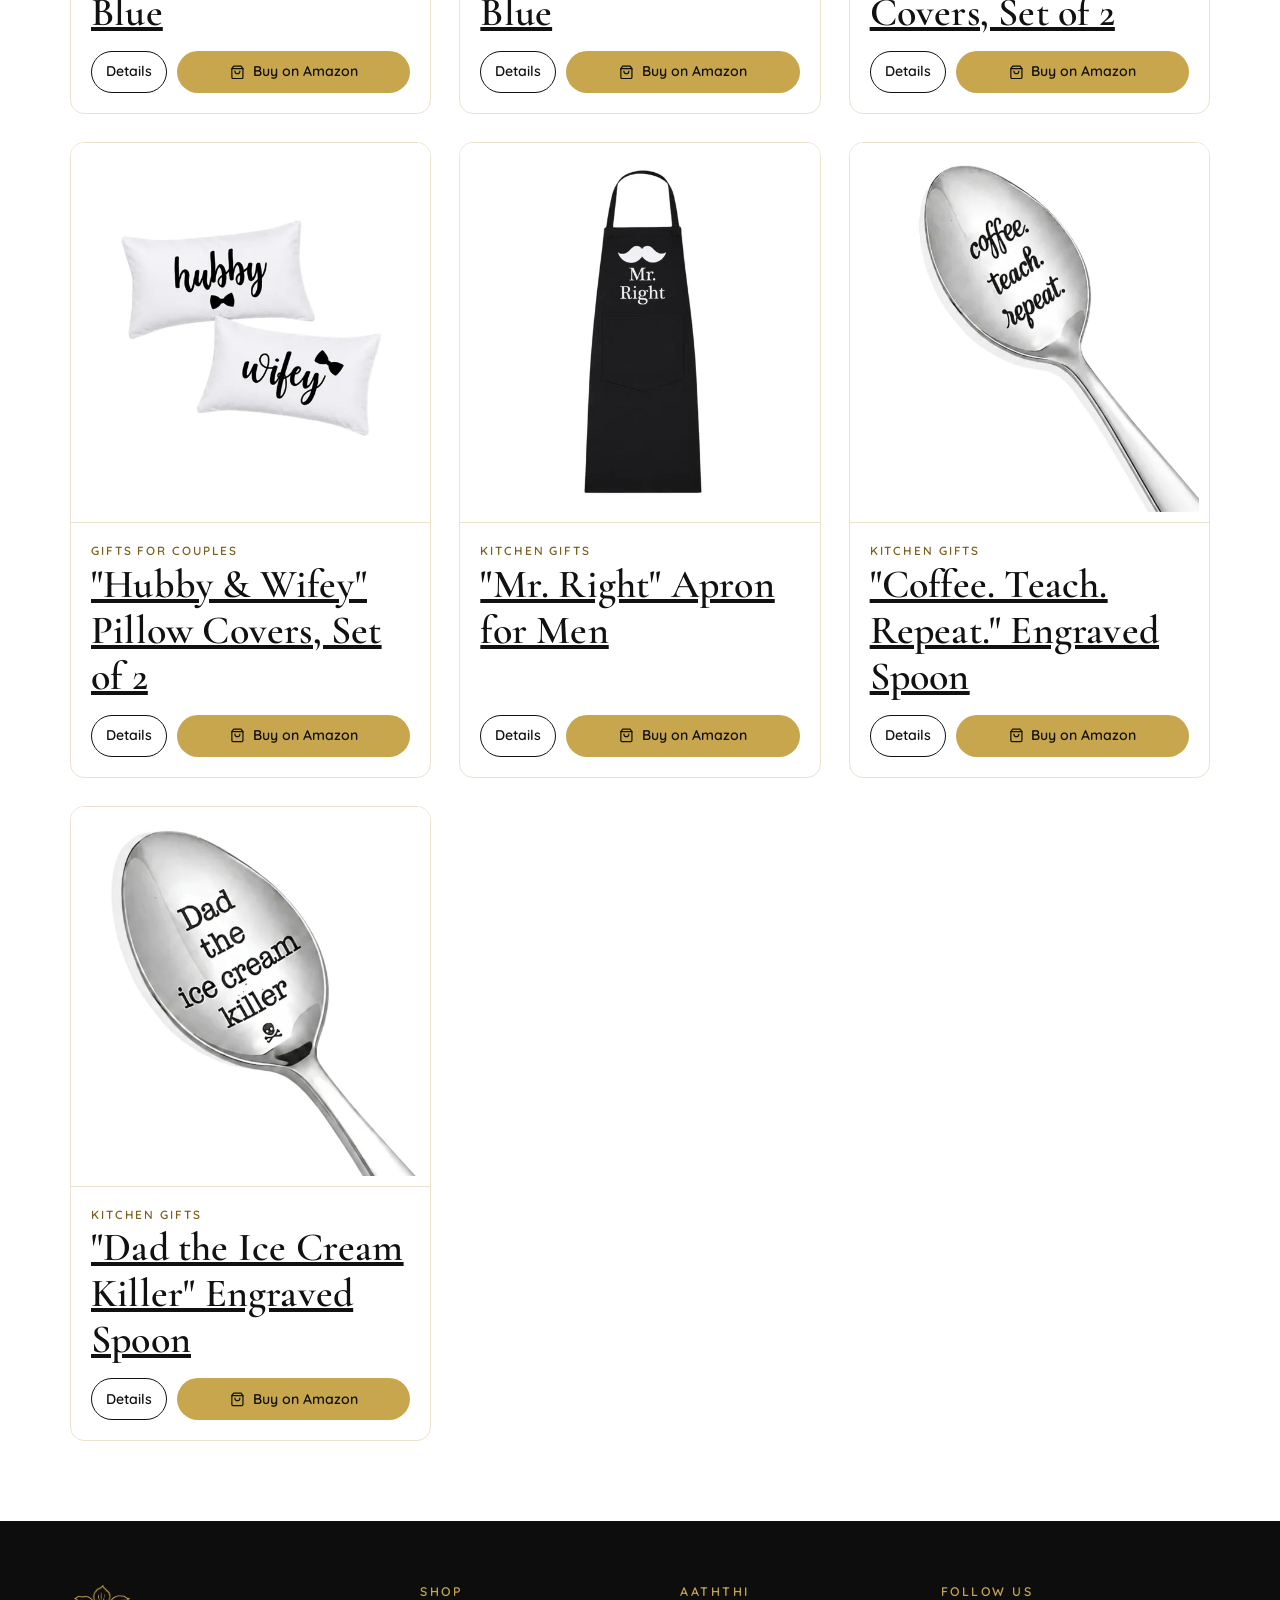
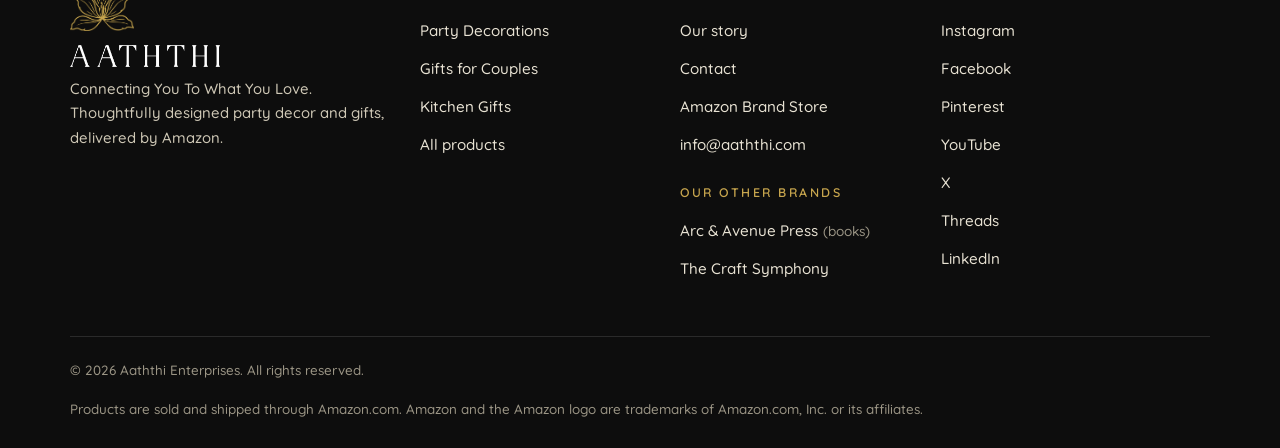
<file: shop/index.html>
<!doctype html>
<html lang="en">
<head>
<meta charset="utf-8">
<meta name="viewport" content="width=device-width, initial-scale=1">
<title>Shop All Products | AATHTHI</title>
<meta name="description" content="Browse AATHTHI party banners, couple pillow covers, engraved spoons and aprons. Buy securely on Amazon.com.">
<link rel="canonical" href="https://www.aaththi.com/shop/">
<meta property="og:type" content="website">
<meta property="og:site_name" content="AATHTHI">
<meta property="og:title" content="Shop All Products | AATHTHI">
<meta property="og:description" content="Browse AATHTHI party banners, couple pillow covers, engraved spoons and aprons. Buy securely on Amazon.com.">
<meta property="og:url" content="https://www.aaththi.com/shop/">
<meta property="og:image" content="https://www.aaththi.com/assets/brand/og-image.jpg">
<meta name="twitter:card" content="summary_large_image">
<meta name="twitter:site" content="@aaththi_ent">
<meta name="theme-color" content="#ffffff">
<link rel="icon" href="../favicon.png" type="image/png">
<link rel="apple-touch-icon" href="../assets/brand/apple-touch-icon.png">
<link rel="preconnect" href="https://fonts.googleapis.com">
<link rel="preconnect" href="https://fonts.gstatic.com" crossorigin>
<link href="https://fonts.googleapis.com/css2?family=Cormorant+Garamond:ital,wght@0,500;0,600;1,500;1,600&family=Quicksand:wght@400;500;600;700&display=swap" rel="stylesheet">
<link rel="stylesheet" href="../assets/css/style.css?v=20261107">
<script type="application/ld+json">{"@context": "https://schema.org", "@type": "ItemList", "itemListElement": [{"@type": "ListItem", "position": 1, "url": "https://www.aaththi.com/products/jungle-safari-wild-one-banner/", "name": "Jungle Safari \"Wild ONE\" First Birthday Banner"}, {"@type": "ListItem", "position": 2, "url": "https://www.aaththi.com/products/i-am-one-kitten-banner/", "name": "\"I Am One\" Kitten First Birthday Banner"}, {"@type": "ListItem", "position": 3, "url": "https://www.aaththi.com/products/rustic-burlap-one-banner/", "name": "Rustic Burlap \"One\" First Birthday Banner"}, {"@type": "ListItem", "position": 4, "url": "https://www.aaththi.com/products/happy-birthday-banner-blue/", "name": "Happy Birthday Banner Kit, Navy Blue"}, {"@type": "ListItem", "position": 5, "url": "https://www.aaththi.com/products/gender-reveal-banner/", "name": "Gender Reveal Banner, Pink & Blue"}, {"@type": "ListItem", "position": 6, "url": "https://www.aaththi.com/products/his-beauty-her-beast-pillow-covers/", "name": "\"His Beauty, Her Beast\" Pillow Covers, Set of 2"}, {"@type": "ListItem", "position": 7, "url": "https://www.aaththi.com/products/hubby-wifey-pillow-covers/", "name": "\"Hubby & Wifey\" Pillow Covers, Set of 2"}, {"@type": "ListItem", "position": 8, "url": "https://www.aaththi.com/products/mr-right-apron/", "name": "\"Mr. Right\" Apron for Men"}, {"@type": "ListItem", "position": 9, "url": "https://www.aaththi.com/products/coffee-teach-repeat-spoon/", "name": "\"Coffee. Teach. Repeat.\" Engraved Spoon"}, {"@type": "ListItem", "position": 10, "url": "https://www.aaththi.com/products/dad-ice-cream-killer-spoon/", "name": "\"Dad the Ice Cream Killer\" Engraved Spoon"}]}</script>
</head>
<body>
<a class="skip" href="#content">Skip to content</a>
<header class="site-header">
  <div class="wrap nav">
    <a class="brand" href="../" aria-label="AATHTHI home">
      <img class="mark" src="../assets/brand/mark-gold.png" alt="" width="50" height="36">
      <img class="word" src="../assets/brand/wordmark-black.png" alt="AATHTHI" width="128" height="18">
    </a>
    <button class="menu-toggle" aria-controls="menu" aria-expanded="false" aria-label="Menu">
      <svg viewBox="0 0 24 24" fill="none" stroke="currentColor" stroke-width="1.8" stroke-linecap="round" aria-hidden="true"><path d="M3 7h18M3 12h18M3 17h18"/></svg>
    </button>
    <ul class="menu" id="menu">
      <li><a href="../shop/" aria-current="page">Shop</a></li><li><a href="../shop/#party">Party Decor</a></li><li><a href="../shop/#couples">Gifts</a></li><li><a href="../about/">About</a></li><li><a href="../contact/">Contact</a></li>
      <li><a class="btn btn-dark" href="https://www.amazon.com/stores/AATHTHI/page/D9452E36-205C-4321-8BFA-5A0712A17366" data-asin="STORE" target="_blank" rel="noopener">Amazon Store</a></li>
    </ul>
  </div>
</header>
<main id="content">

<section class="page-head">
  <div class="wrap">
    <h1>Shop all products</h1>
    <p class="lead">Every Aaththi product is sold and shipped through Amazon.com. Choose a product to see details, then buy securely on Amazon.</p>
  </div>
</section>
<section class="section" style="padding-top:40px">
  <div class="wrap">
    <div class="chips" role="group" aria-label="Filter by category"><button class="chip" data-filter="all" aria-pressed="true">All</button><button class="chip" data-filter="party" aria-pressed="false">Party Decorations</button><button class="chip" data-filter="couples" aria-pressed="false">Gifts for Couples</button><button class="chip" data-filter="kitchen" aria-pressed="false">Kitchen Gifts</button></div>
    <div class="grid"><article class="card" data-cat="party">
  <a class="thumb" href="../products/jungle-safari-wild-one-banner/" tabindex="-1" aria-hidden="true"><img src="../assets/products/jungle-safari-wild-one-banner/thumb.webp" alt="" loading="lazy" width="600" height="600"></a>
  <div class="body">
    <span class="cat-label">Party Decorations</span>
    <h2><a href="../products/jungle-safari-wild-one-banner/">Jungle Safari &quot;Wild ONE&quot; First Birthday Banner</a></h2>
    <div class="card-actions">
      <a class="btn btn-line" href="../products/jungle-safari-wild-one-banner/">Details</a>
      <a class="btn btn-gold" href="https://www.amazon.com/dp/B0HCYRZZZ1" data-asin="B0HCYRZZZ1" target="_blank" rel="noopener" aria-label="Buy on Amazon: Jungle Safari &quot;Wild ONE&quot; First Birthday Banner (opens Amazon in a new tab)"><svg viewBox="0 0 24 24" fill="none" stroke="currentColor" stroke-width="2" stroke-linecap="round" stroke-linejoin="round" aria-hidden="true"><path d="M6 2 3 6v14a2 2 0 0 0 2 2h14a2 2 0 0 0 2-2V6l-3-4Z"/><path d="M3 6h18"/><path d="M16 10a4 4 0 0 1-8 0"/></svg>Buy on Amazon</a>
    </div>
  </div>
</article><article class="card" data-cat="party">
  <a class="thumb" href="../products/i-am-one-kitten-banner/" tabindex="-1" aria-hidden="true"><img src="../assets/products/i-am-one-kitten-banner/thumb.webp" alt="" loading="lazy" width="600" height="600"></a>
  <div class="body">
    <span class="cat-label">Party Decorations</span>
    <h2><a href="../products/i-am-one-kitten-banner/">&quot;I Am One&quot; Kitten First Birthday Banner</a></h2>
    <div class="card-actions">
      <a class="btn btn-line" href="../products/i-am-one-kitten-banner/">Details</a>
      <a class="btn btn-gold" href="https://www.amazon.com/dp/B0HDBQ43VL" data-asin="B0HDBQ43VL" target="_blank" rel="noopener" aria-label="Buy on Amazon: &quot;I Am One&quot; Kitten First Birthday Banner (opens Amazon in a new tab)"><svg viewBox="0 0 24 24" fill="none" stroke="currentColor" stroke-width="2" stroke-linecap="round" stroke-linejoin="round" aria-hidden="true"><path d="M6 2 3 6v14a2 2 0 0 0 2 2h14a2 2 0 0 0 2-2V6l-3-4Z"/><path d="M3 6h18"/><path d="M16 10a4 4 0 0 1-8 0"/></svg>Buy on Amazon</a>
    </div>
  </div>
</article><article class="card" data-cat="party">
  <a class="thumb" href="../products/rustic-burlap-one-banner/" tabindex="-1" aria-hidden="true"><img src="../assets/products/rustic-burlap-one-banner/thumb.webp" alt="" loading="lazy" width="600" height="600"></a>
  <div class="body">
    <span class="cat-label">Party Decorations</span>
    <h2><a href="../products/rustic-burlap-one-banner/">Rustic Burlap &quot;One&quot; First Birthday Banner</a></h2>
    <div class="card-actions">
      <a class="btn btn-line" href="../products/rustic-burlap-one-banner/">Details</a>
      <a class="btn btn-gold" href="https://www.amazon.com/dp/B0HDB9KH23" data-asin="B0HDB9KH23" target="_blank" rel="noopener" aria-label="Buy on Amazon: Rustic Burlap &quot;One&quot; First Birthday Banner (opens Amazon in a new tab)"><svg viewBox="0 0 24 24" fill="none" stroke="currentColor" stroke-width="2" stroke-linecap="round" stroke-linejoin="round" aria-hidden="true"><path d="M6 2 3 6v14a2 2 0 0 0 2 2h14a2 2 0 0 0 2-2V6l-3-4Z"/><path d="M3 6h18"/><path d="M16 10a4 4 0 0 1-8 0"/></svg>Buy on Amazon</a>
    </div>
  </div>
</article><article class="card" data-cat="party">
  <a class="thumb" href="../products/happy-birthday-banner-blue/" tabindex="-1" aria-hidden="true"><img src="../assets/products/happy-birthday-banner-blue/thumb.webp" alt="" loading="lazy" width="600" height="600"></a>
  <div class="body">
    <span class="cat-label">Party Decorations</span>
    <h2><a href="../products/happy-birthday-banner-blue/">Happy Birthday Banner Kit, Navy Blue</a></h2>
    <div class="card-actions">
      <a class="btn btn-line" href="../products/happy-birthday-banner-blue/">Details</a>
      <a class="btn btn-gold" href="https://www.amazon.com/dp/B0HD7VZR1M" data-asin="B0HD7VZR1M" target="_blank" rel="noopener" aria-label="Buy on Amazon: Happy Birthday Banner Kit, Navy Blue (opens Amazon in a new tab)"><svg viewBox="0 0 24 24" fill="none" stroke="currentColor" stroke-width="2" stroke-linecap="round" stroke-linejoin="round" aria-hidden="true"><path d="M6 2 3 6v14a2 2 0 0 0 2 2h14a2 2 0 0 0 2-2V6l-3-4Z"/><path d="M3 6h18"/><path d="M16 10a4 4 0 0 1-8 0"/></svg>Buy on Amazon</a>
    </div>
  </div>
</article><article class="card" data-cat="party">
  <a class="thumb" href="../products/gender-reveal-banner/" tabindex="-1" aria-hidden="true"><img src="../assets/products/gender-reveal-banner/thumb.webp" alt="" loading="lazy" width="600" height="600"></a>
  <div class="body">
    <span class="cat-label">Party Decorations</span>
    <h2><a href="../products/gender-reveal-banner/">Gender Reveal Banner, Pink &amp; Blue</a></h2>
    <div class="card-actions">
      <a class="btn btn-line" href="../products/gender-reveal-banner/">Details</a>
      <a class="btn btn-gold" href="https://www.amazon.com/dp/B0HD1GPH59" data-asin="B0HD1GPH59" target="_blank" rel="noopener" aria-label="Buy on Amazon: Gender Reveal Banner, Pink &amp; Blue (opens Amazon in a new tab)"><svg viewBox="0 0 24 24" fill="none" stroke="currentColor" stroke-width="2" stroke-linecap="round" stroke-linejoin="round" aria-hidden="true"><path d="M6 2 3 6v14a2 2 0 0 0 2 2h14a2 2 0 0 0 2-2V6l-3-4Z"/><path d="M3 6h18"/><path d="M16 10a4 4 0 0 1-8 0"/></svg>Buy on Amazon</a>
    </div>
  </div>
</article><article class="card" data-cat="couples">
  <a class="thumb" href="../products/his-beauty-her-beast-pillow-covers/" tabindex="-1" aria-hidden="true"><img src="../assets/products/his-beauty-her-beast-pillow-covers/thumb.webp" alt="" loading="lazy" width="600" height="600"></a>
  <div class="body">
    <span class="cat-label">Gifts for Couples</span>
    <h2><a href="../products/his-beauty-her-beast-pillow-covers/">&quot;His Beauty, Her Beast&quot; Pillow Covers, Set of 2</a></h2>
    <div class="card-actions">
      <a class="btn btn-line" href="../products/his-beauty-her-beast-pillow-covers/">Details</a>
      <a class="btn btn-gold" href="https://www.amazon.com/dp/B0HD87DF4D" data-asin="B0HD87DF4D" target="_blank" rel="noopener" aria-label="Buy on Amazon: &quot;His Beauty, Her Beast&quot; Pillow Covers, Set of 2 (opens Amazon in a new tab)"><svg viewBox="0 0 24 24" fill="none" stroke="currentColor" stroke-width="2" stroke-linecap="round" stroke-linejoin="round" aria-hidden="true"><path d="M6 2 3 6v14a2 2 0 0 0 2 2h14a2 2 0 0 0 2-2V6l-3-4Z"/><path d="M3 6h18"/><path d="M16 10a4 4 0 0 1-8 0"/></svg>Buy on Amazon</a>
    </div>
  </div>
</article><article class="card" data-cat="couples">
  <a class="thumb" href="../products/hubby-wifey-pillow-covers/" tabindex="-1" aria-hidden="true"><img src="../assets/products/hubby-wifey-pillow-covers/thumb.webp" alt="" loading="lazy" width="600" height="600"></a>
  <div class="body">
    <span class="cat-label">Gifts for Couples</span>
    <h2><a href="../products/hubby-wifey-pillow-covers/">&quot;Hubby &amp; Wifey&quot; Pillow Covers, Set of 2</a></h2>
    <div class="card-actions">
      <a class="btn btn-line" href="../products/hubby-wifey-pillow-covers/">Details</a>
      <a class="btn btn-gold" href="https://www.amazon.com/dp/B0HDCK9KJM" data-asin="B0HDCK9KJM" target="_blank" rel="noopener" aria-label="Buy on Amazon: &quot;Hubby &amp; Wifey&quot; Pillow Covers, Set of 2 (opens Amazon in a new tab)"><svg viewBox="0 0 24 24" fill="none" stroke="currentColor" stroke-width="2" stroke-linecap="round" stroke-linejoin="round" aria-hidden="true"><path d="M6 2 3 6v14a2 2 0 0 0 2 2h14a2 2 0 0 0 2-2V6l-3-4Z"/><path d="M3 6h18"/><path d="M16 10a4 4 0 0 1-8 0"/></svg>Buy on Amazon</a>
    </div>
  </div>
</article><article class="card" data-cat="kitchen">
  <a class="thumb" href="../products/mr-right-apron/" tabindex="-1" aria-hidden="true"><img src="../assets/products/mr-right-apron/thumb.webp" alt="" loading="lazy" width="600" height="600"></a>
  <div class="body">
    <span class="cat-label">Kitchen Gifts</span>
    <h2><a href="../products/mr-right-apron/">&quot;Mr. Right&quot; Apron for Men</a></h2>
    <div class="card-actions">
      <a class="btn btn-line" href="../products/mr-right-apron/">Details</a>
      <a class="btn btn-gold" href="https://www.amazon.com/dp/B0HDBCM7FC" data-asin="B0HDBCM7FC" target="_blank" rel="noopener" aria-label="Buy on Amazon: &quot;Mr. Right&quot; Apron for Men (opens Amazon in a new tab)"><svg viewBox="0 0 24 24" fill="none" stroke="currentColor" stroke-width="2" stroke-linecap="round" stroke-linejoin="round" aria-hidden="true"><path d="M6 2 3 6v14a2 2 0 0 0 2 2h14a2 2 0 0 0 2-2V6l-3-4Z"/><path d="M3 6h18"/><path d="M16 10a4 4 0 0 1-8 0"/></svg>Buy on Amazon</a>
    </div>
  </div>
</article><article class="card" data-cat="kitchen">
  <a class="thumb" href="../products/coffee-teach-repeat-spoon/" tabindex="-1" aria-hidden="true"><img src="../assets/products/coffee-teach-repeat-spoon/thumb.webp" alt="" loading="lazy" width="600" height="600"></a>
  <div class="body">
    <span class="cat-label">Kitchen Gifts</span>
    <h2><a href="../products/coffee-teach-repeat-spoon/">&quot;Coffee. Teach. Repeat.&quot; Engraved Spoon</a></h2>
    <div class="card-actions">
      <a class="btn btn-line" href="../products/coffee-teach-repeat-spoon/">Details</a>
      <a class="btn btn-gold" href="https://www.amazon.com/dp/B0HD7CXPCJ" data-asin="B0HD7CXPCJ" target="_blank" rel="noopener" aria-label="Buy on Amazon: &quot;Coffee. Teach. Repeat.&quot; Engraved Spoon (opens Amazon in a new tab)"><svg viewBox="0 0 24 24" fill="none" stroke="currentColor" stroke-width="2" stroke-linecap="round" stroke-linejoin="round" aria-hidden="true"><path d="M6 2 3 6v14a2 2 0 0 0 2 2h14a2 2 0 0 0 2-2V6l-3-4Z"/><path d="M3 6h18"/><path d="M16 10a4 4 0 0 1-8 0"/></svg>Buy on Amazon</a>
    </div>
  </div>
</article><article class="card" data-cat="kitchen">
  <a class="thumb" href="../products/dad-ice-cream-killer-spoon/" tabindex="-1" aria-hidden="true"><img src="../assets/products/dad-ice-cream-killer-spoon/thumb.webp" alt="" loading="lazy" width="600" height="600"></a>
  <div class="body">
    <span class="cat-label">Kitchen Gifts</span>
    <h2><a href="../products/dad-ice-cream-killer-spoon/">&quot;Dad the Ice Cream Killer&quot; Engraved Spoon</a></h2>
    <div class="card-actions">
      <a class="btn btn-line" href="../products/dad-ice-cream-killer-spoon/">Details</a>
      <a class="btn btn-gold" href="https://www.amazon.com/dp/B0HDCGZFQS" data-asin="B0HDCGZFQS" target="_blank" rel="noopener" aria-label="Buy on Amazon: &quot;Dad the Ice Cream Killer&quot; Engraved Spoon (opens Amazon in a new tab)"><svg viewBox="0 0 24 24" fill="none" stroke="currentColor" stroke-width="2" stroke-linecap="round" stroke-linejoin="round" aria-hidden="true"><path d="M6 2 3 6v14a2 2 0 0 0 2 2h14a2 2 0 0 0 2-2V6l-3-4Z"/><path d="M3 6h18"/><path d="M16 10a4 4 0 0 1-8 0"/></svg>Buy on Amazon</a>
    </div>
  </div>
</article></div>
  </div>
</section>
</main>
<footer class="site-footer">
  <div class="wrap">
    <div class="foot-grid">
      <div class="foot-brand">
        <img class="mark" src="../assets/brand/mark-gold.png" alt="" width="64" height="46">
        <img class="word" src="../assets/brand/wordmark-white.png" alt="AATHTHI" width="150" height="21">
        <p>Connecting You To What You Love. Thoughtfully designed party decor and gifts, delivered by Amazon.</p>
      </div>
      <div>
        <h2>Shop</h2>
        <ul><li><a href="../shop/#party">Party Decorations</a></li><li><a href="../shop/#couples">Gifts for Couples</a></li><li><a href="../shop/#kitchen">Kitchen Gifts</a></li><li><a href="../shop/">All products</a></li></ul>
      </div>
      <div>
        <h2>Aaththi</h2>
        <ul>
          <li><a href="../about/">Our story</a></li>
          <li><a href="../contact/">Contact</a></li>
          <li><a href="https://www.amazon.com/stores/AATHTHI/page/D9452E36-205C-4321-8BFA-5A0712A17366" data-asin="STORE" target="_blank" rel="noopener">Amazon Brand Store</a></li>
          <li><a href="mailto:info@aaththi.com">info@aaththi.com</a></li>
        </ul>
        <h2 style="margin-top:28px">Our other brands</h2>
        <ul><li><a href="https://www.amazon.com/author/arcavenuepress" target="_blank" rel="noopener">Arc &amp; Avenue Press</a> <span style="color:#9b9585;font-size:.85rem">(books)</span></li>
          <li><a href="https://www.thecraftsymphony.com/" target="_blank" rel="noopener">The Craft Symphony</a></li></ul>
      </div>
      <div>
        <h2>Follow us</h2>
        <ul><li><a href="https://www.instagram.com/aaththienterprises/" target="_blank" rel="noopener">Instagram</a></li><li><a href="https://www.facebook.com/aaththi/" target="_blank" rel="noopener">Facebook</a></li><li><a href="https://www.pinterest.com/aaththienterprises" target="_blank" rel="noopener">Pinterest</a></li><li><a href="https://www.youtube.com/@aaththienterprises" target="_blank" rel="noopener">YouTube</a></li><li><a href="https://x.com/aaththi_ent" target="_blank" rel="noopener">X</a></li><li><a href="https://www.threads.net/@aaththienterprises" target="_blank" rel="noopener">Threads</a></li><li><a href="https://www.linkedin.com/company/aaththi/" target="_blank" rel="noopener">LinkedIn</a></li></ul>
      </div>
    </div>
    <div class="foot-bottom">
      <span>&copy; <span id="year">2026</span> Aaththi Enterprises. All rights reserved.</span>
      <span>Products are sold and shipped through Amazon.com. Amazon and the Amazon logo are trademarks of Amazon.com, Inc. or its affiliates.</span>
    </div>
  </div>
</footer>
<script src="../assets/js/amazon-links.js?v=20261107"></script>
<script src="../assets/js/site.js?v=20261107"></script>
</body>
</html>
</file>
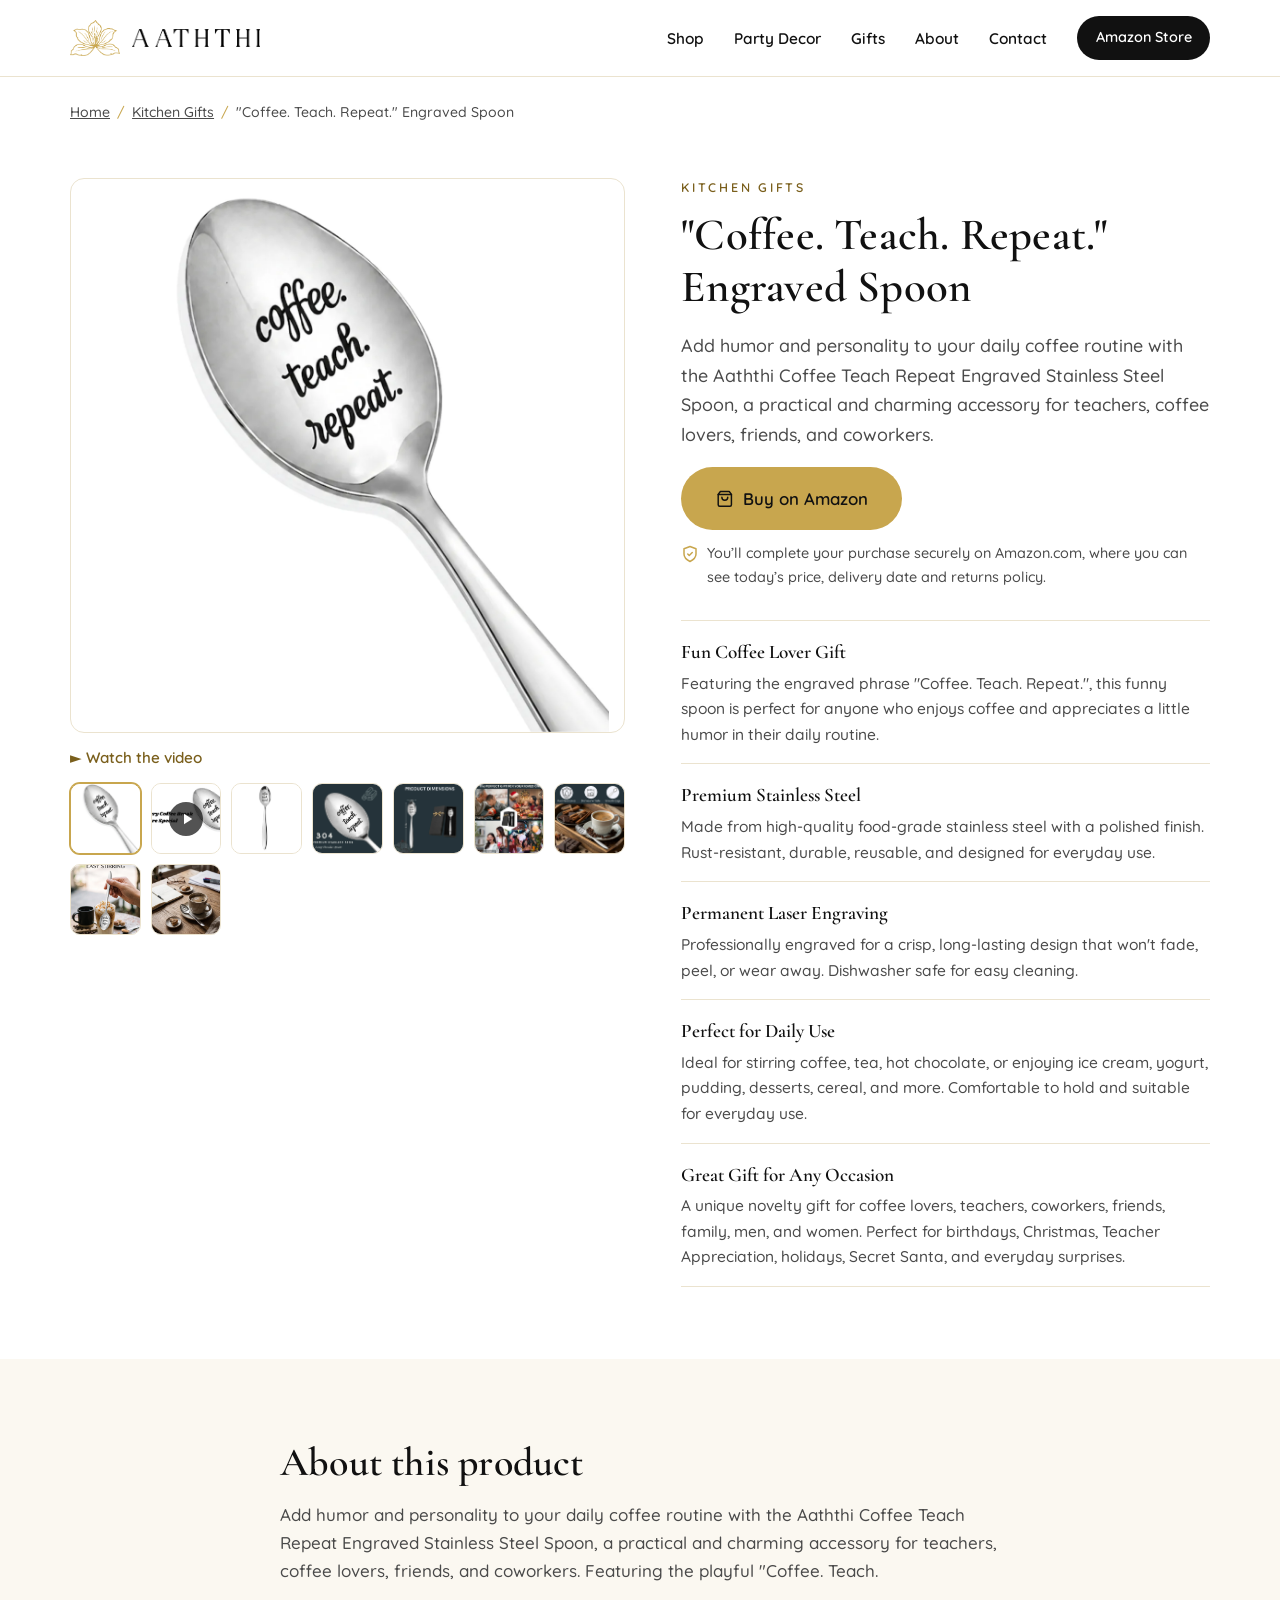
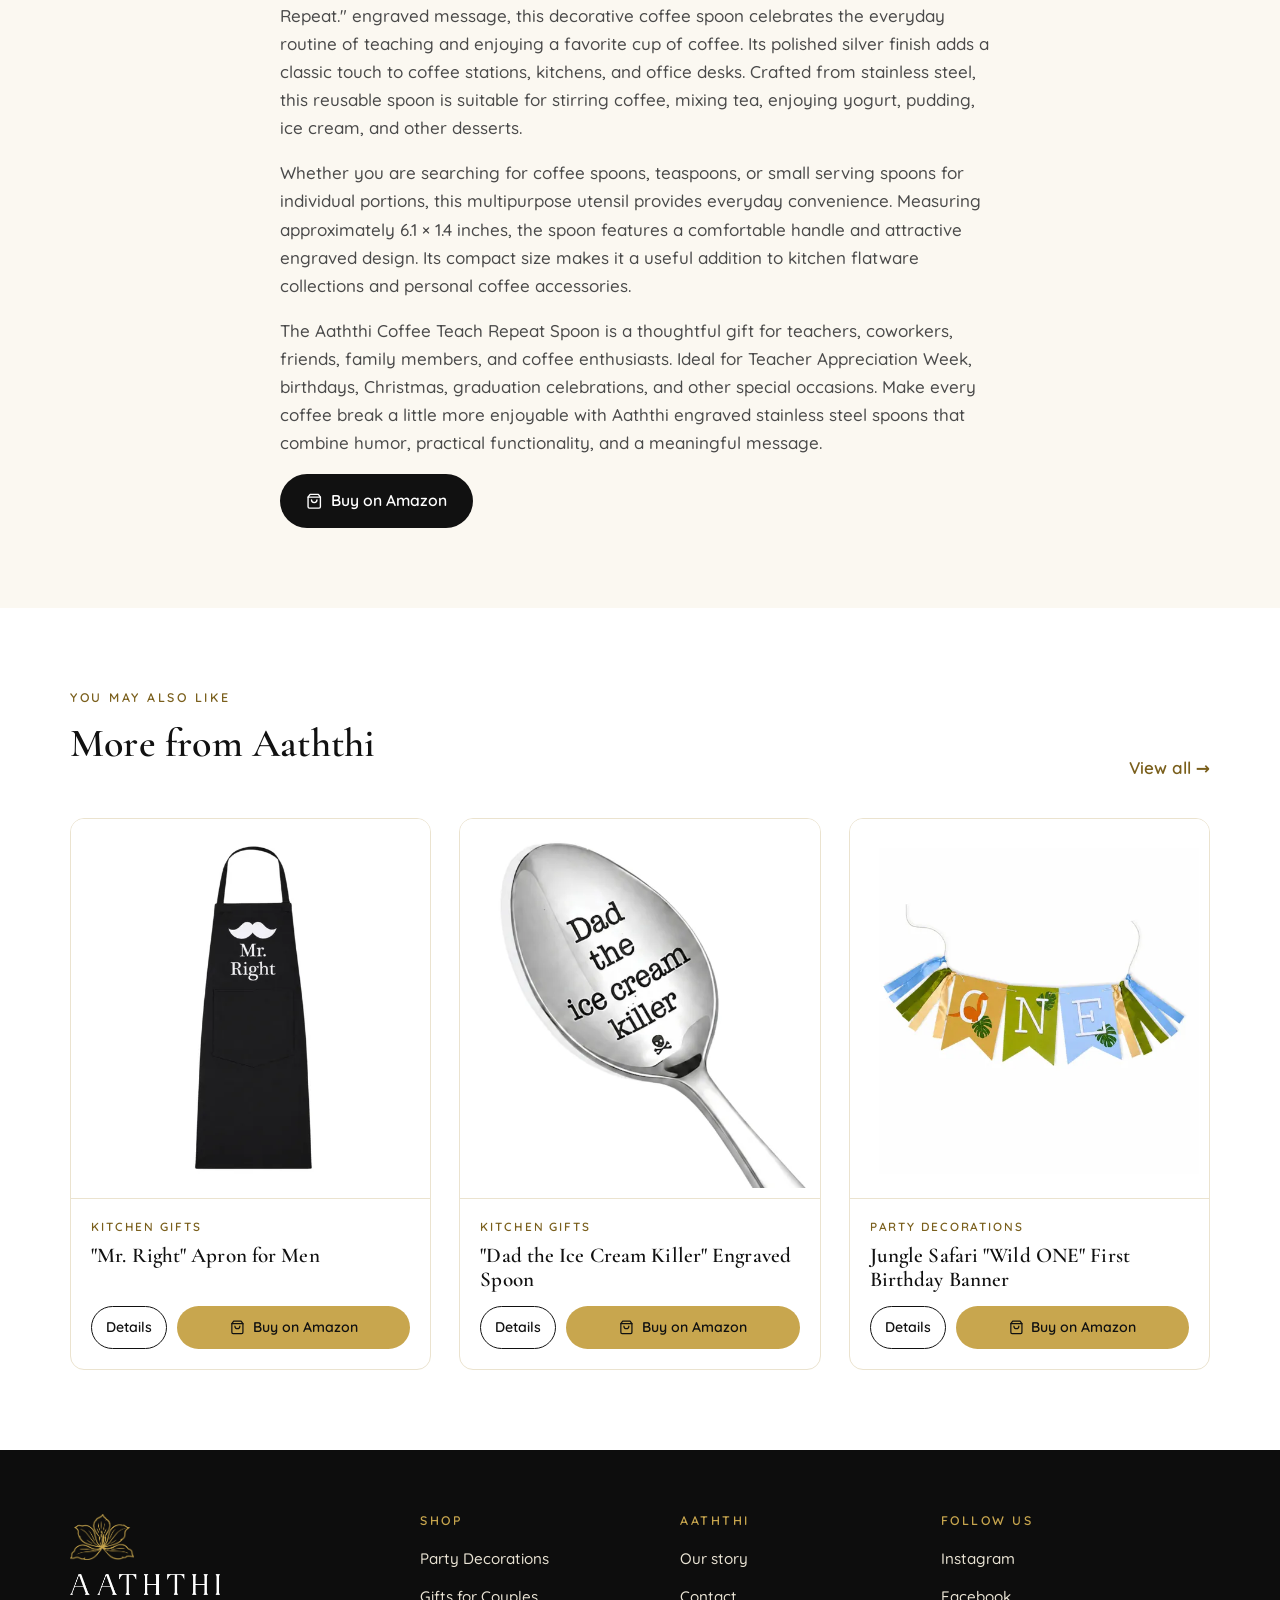
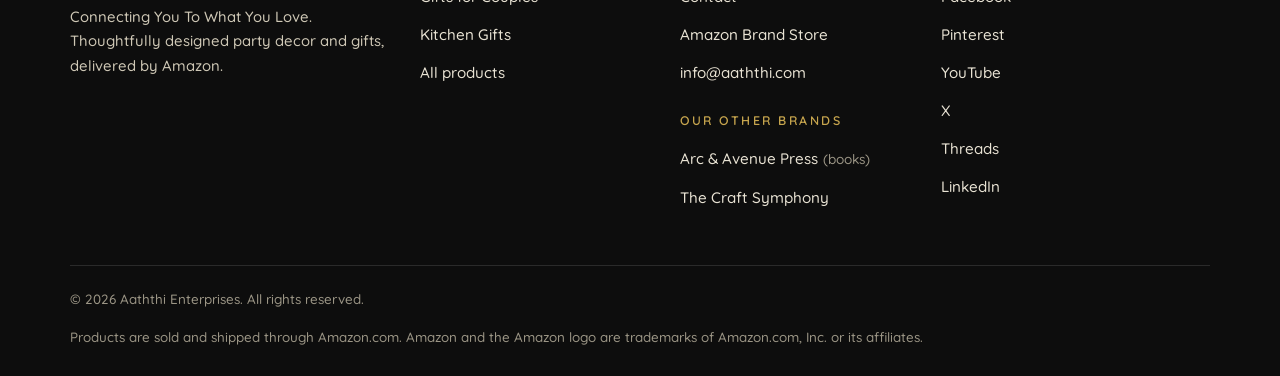
<file: products/coffee-teach-repeat-spoon/index.html>
<!doctype html>
<html lang="en">
<head>
<meta charset="utf-8">
<meta name="viewport" content="width=device-width, initial-scale=1">
<title>Coffee. Teach. Repeat. Engraved Spoon | AATHTHI</title>
<meta name="description" content="Add humor and personality to your daily coffee routine with the Aaththi Coffee Teach Repeat Engraved Stainless Steel Spoon, a practical and charming accessory f">
<link rel="canonical" href="https://www.aaththi.com/products/coffee-teach-repeat-spoon/">
<meta property="og:type" content="website">
<meta property="og:site_name" content="AATHTHI">
<meta property="og:title" content="Coffee. Teach. Repeat. Engraved Spoon | AATHTHI">
<meta property="og:description" content="Add humor and personality to your daily coffee routine with the Aaththi Coffee Teach Repeat Engraved Stainless Steel Spoon, a practical and charming accessory f">
<meta property="og:url" content="https://www.aaththi.com/products/coffee-teach-repeat-spoon/">
<meta property="og:image" content="https://www.aaththi.com/assets/products/coffee-teach-repeat-spoon/1.webp">
<meta name="twitter:card" content="summary_large_image">
<meta name="twitter:site" content="@aaththi_ent">
<meta name="theme-color" content="#ffffff">
<link rel="icon" href="../../favicon.png" type="image/png">
<link rel="apple-touch-icon" href="../../assets/brand/apple-touch-icon.png">
<link rel="preconnect" href="https://fonts.googleapis.com">
<link rel="preconnect" href="https://fonts.gstatic.com" crossorigin>
<link href="https://fonts.googleapis.com/css2?family=Cormorant+Garamond:ital,wght@0,500;0,600;1,500;1,600&family=Quicksand:wght@400;500;600;700&display=swap" rel="stylesheet">
<link rel="stylesheet" href="../../assets/css/style.css?v=20261107">
<script type="application/ld+json">{"@context": "https://schema.org", "@type": "Product", "name": "Coffee. Teach. Repeat. Engraved Spoon", "description": "Add humor and personality to your daily coffee routine with the Aaththi Coffee Teach Repeat Engraved Stainless Steel Spoon, a practical and charming accessory for teachers, coffee lovers, friends, and coworkers. Featuring the playful \"Coffee. Teach. Repeat.\" engraved message, this decorative coffee spoon celebrates the everyday routine of teaching and enjoying a favorite cup of coffee. Its polished silver finish adds a classic touch to coffee stations, kitchens, and office desks. Crafted from stainless steel, this reusable spoon is suitable for stirring coffee, mixing tea, enjoying yogurt, pudding, ice cream, and other desserts. Whether you are searching for coffee spoons, teaspoons, or small serving spoons for individual portions, this multipurpose utensil provides everyday convenience. Measuring approximately 6.1 × 1.4 inches, the spoon features a comfortable handle and attractive engraved design. Its compact size makes it a useful addition to kitchen flatware collections and personal coffee accessories. The Aaththi Coffee Teach Repeat Spoon is a thoughtful gift for teachers, coworkers, friends, family members, and coffee enthusiasts. Ideal for Teacher Appreciation Week, birthdays, Christmas, graduation celebrations, and other special occasions. Make every coffee break a little more enjoyable with Aaththi engraved stainless steel spoons that combine humor, practical functionality, and a meaningful message.", "sku": "B0HD7CXPCJ", "image": ["https://www.aaththi.com/assets/products/coffee-teach-repeat-spoon/1.webp", "https://www.aaththi.com/assets/products/coffee-teach-repeat-spoon/2.webp", "https://www.aaththi.com/assets/products/coffee-teach-repeat-spoon/3.webp", "https://www.aaththi.com/assets/products/coffee-teach-repeat-spoon/4.webp"], "brand": {"@type": "Brand", "name": "AATHTHI"}, "url": "https://www.aaththi.com/products/coffee-teach-repeat-spoon/"}</script><script type="application/ld+json">{"@context": "https://schema.org", "@type": "BreadcrumbList", "itemListElement": [{"@type": "ListItem", "position": 1, "name": "Home", "item": "https://www.aaththi.com/"}, {"@type": "ListItem", "position": 2, "name": "Kitchen Gifts", "item": "https://www.aaththi.com/shop/"}, {"@type": "ListItem", "position": 3, "name": "Coffee. Teach. Repeat. Engraved Spoon"}]}</script>
</head>
<body>
<a class="skip" href="#content">Skip to content</a>
<header class="site-header">
  <div class="wrap nav">
    <a class="brand" href="../../" aria-label="AATHTHI home">
      <img class="mark" src="../../assets/brand/mark-gold.png" alt="" width="50" height="36">
      <img class="word" src="../../assets/brand/wordmark-black.png" alt="AATHTHI" width="128" height="18">
    </a>
    <button class="menu-toggle" aria-controls="menu" aria-expanded="false" aria-label="Menu">
      <svg viewBox="0 0 24 24" fill="none" stroke="currentColor" stroke-width="1.8" stroke-linecap="round" aria-hidden="true"><path d="M3 7h18M3 12h18M3 17h18"/></svg>
    </button>
    <ul class="menu" id="menu">
      <li><a href="../../shop/">Shop</a></li><li><a href="../../shop/#party">Party Decor</a></li><li><a href="../../shop/#couples">Gifts</a></li><li><a href="../../about/">About</a></li><li><a href="../../contact/">Contact</a></li>
      <li><a class="btn btn-dark" href="https://www.amazon.com/stores/AATHTHI/page/D9452E36-205C-4321-8BFA-5A0712A17366" data-asin="STORE" target="_blank" rel="noopener">Amazon Store</a></li>
    </ul>
  </div>
</header>
<main id="content">

<div class="wrap">
  <nav class="crumbs" aria-label="Breadcrumb" style="margin-top:24px">
    <a href="../../">Home</a><span aria-hidden="true">/</span><a href="../../shop/#kitchen">Kitchen Gifts</a><span aria-hidden="true">/</span><span>&quot;Coffee. Teach. Repeat.&quot; Engraved Spoon</span>
  </nav>
  <div class="pdp">
    <div class="gallery">
      <div class="main"><img id="main-img" src="../../assets/products/coffee-teach-repeat-spoon/1.webp" alt="Coffee. Teach. Repeat. Engraved Spoon" width="1200" height="1200" fetchpriority="high"><video id="main-video" controls playsinline preload="none" poster="../../assets/products/coffee-teach-repeat-spoon/video-poster.webp" hidden><source data-src="../../assets/products/coffee-teach-repeat-spoon/video.mp4" type="video/mp4">Your browser does not support video.</video></div>
      <p class="video-hint"><button type="button" class="link-arrow" id="watch-video">&#9658; Watch the video</button></p>
      <div class="thumbs"><button type="button" data-full="../../assets/products/coffee-teach-repeat-spoon/1.webp" aria-current="true" aria-label="Show image 1"><img src="../../assets/products/coffee-teach-repeat-spoon/1.webp" alt="Coffee. Teach. Repeat. Engraved Spoon, image 1" loading="lazy" width="120" height="120"></button><button type="button" class="vthumb" data-video="../../assets/products/coffee-teach-repeat-spoon/video.mp4" aria-current="false" aria-label="Play product video"><img src="../../assets/products/coffee-teach-repeat-spoon/video-poster.webp" alt="" loading="lazy" width="120" height="120"><span class="play" aria-hidden="true"><svg viewBox="0 0 24 24"><path d="M8 5v14l11-7z" fill="currentColor"/></svg></span></button><button type="button" data-full="../../assets/products/coffee-teach-repeat-spoon/2.webp" aria-current="false" aria-label="Show image 2"><img src="../../assets/products/coffee-teach-repeat-spoon/2.webp" alt="Coffee. Teach. Repeat. Engraved Spoon, image 2" loading="lazy" width="120" height="120"></button><button type="button" data-full="../../assets/products/coffee-teach-repeat-spoon/3.webp" aria-current="false" aria-label="Show image 3"><img src="../../assets/products/coffee-teach-repeat-spoon/3.webp" alt="Coffee. Teach. Repeat. Engraved Spoon, image 3" loading="lazy" width="120" height="120"></button><button type="button" data-full="../../assets/products/coffee-teach-repeat-spoon/4.webp" aria-current="false" aria-label="Show image 4"><img src="../../assets/products/coffee-teach-repeat-spoon/4.webp" alt="Coffee. Teach. Repeat. Engraved Spoon, image 4" loading="lazy" width="120" height="120"></button><button type="button" data-full="../../assets/products/coffee-teach-repeat-spoon/5.webp" aria-current="false" aria-label="Show image 5"><img src="../../assets/products/coffee-teach-repeat-spoon/5.webp" alt="Coffee. Teach. Repeat. Engraved Spoon, image 5" loading="lazy" width="120" height="120"></button><button type="button" data-full="../../assets/products/coffee-teach-repeat-spoon/6.webp" aria-current="false" aria-label="Show image 6"><img src="../../assets/products/coffee-teach-repeat-spoon/6.webp" alt="Coffee. Teach. Repeat. Engraved Spoon, image 6" loading="lazy" width="120" height="120"></button><button type="button" data-full="../../assets/products/coffee-teach-repeat-spoon/7.webp" aria-current="false" aria-label="Show image 7"><img src="../../assets/products/coffee-teach-repeat-spoon/7.webp" alt="Coffee. Teach. Repeat. Engraved Spoon, image 7" loading="lazy" width="120" height="120"></button><button type="button" data-full="../../assets/products/coffee-teach-repeat-spoon/8.webp" aria-current="false" aria-label="Show image 8"><img src="../../assets/products/coffee-teach-repeat-spoon/8.webp" alt="Coffee. Teach. Repeat. Engraved Spoon, image 8" loading="lazy" width="120" height="120"></button></div>
    </div>
    <div class="buybox">
      <span class="eyebrow">Kitchen Gifts</span>
      <h1>&quot;Coffee. Teach. Repeat.&quot; Engraved Spoon</h1>
      <p class="lead">Add humor and personality to your daily coffee routine with the Aaththi Coffee Teach Repeat Engraved Stainless Steel Spoon, a practical and charming accessory for teachers, coffee lovers, friends, and coworkers.</p>
      <a class="btn btn-gold btn-lg" href="https://www.amazon.com/dp/B0HD7CXPCJ" data-asin="B0HD7CXPCJ" target="_blank" rel="noopener" aria-label="Buy on Amazon: &quot;Coffee. Teach. Repeat.&quot; Engraved Spoon (opens Amazon in a new tab)"><svg viewBox="0 0 24 24" fill="none" stroke="currentColor" stroke-width="2" stroke-linecap="round" stroke-linejoin="round" aria-hidden="true"><path d="M6 2 3 6v14a2 2 0 0 0 2 2h14a2 2 0 0 0 2-2V6l-3-4Z"/><path d="M3 6h18"/><path d="M16 10a4 4 0 0 1-8 0"/></svg>Buy on Amazon</a>
      <p class="buy-note"><svg viewBox="0 0 24 24" fill="none" stroke="currentColor" stroke-width="2" stroke-linecap="round" stroke-linejoin="round" aria-hidden="true"><path d="M12 22s8-4 8-10V5l-8-3-8 3v7c0 6 8 10 8 10Z"/><path d="m9 12 2 2 4-4"/></svg><span>You&rsquo;ll complete your purchase securely on Amazon.com, where you can see today&rsquo;s price, delivery date and returns policy.</span></p>
      <ul class="features"><li><strong>Fun Coffee Lover Gift</strong><p>Featuring the engraved phrase &quot;Coffee. Teach. Repeat.&quot;, this funny spoon is perfect for anyone who enjoys coffee and appreciates a little humor in their daily routine.</p></li><li><strong>Premium Stainless Steel</strong><p>Made from high-quality food-grade stainless steel with a polished finish. Rust-resistant, durable, reusable, and designed for everyday use.</p></li><li><strong>Permanent Laser Engraving</strong><p>Professionally engraved for a crisp, long-lasting design that won&#x27;t fade, peel, or wear away. Dishwasher safe for easy cleaning.</p></li><li><strong>Perfect for Daily Use</strong><p>Ideal for stirring coffee, tea, hot chocolate, or enjoying ice cream, yogurt, pudding, desserts, cereal, and more. Comfortable to hold and suitable for everyday use.</p></li><li><strong>Great Gift for Any Occasion</strong><p>A unique novelty gift for coffee lovers, teachers, coworkers, friends, family, men, and women. Perfect for birthdays, Christmas, Teacher Appreciation, holidays, Secret Santa, and everyday surprises.</p></li></ul>
    </div>
  </div>
</div>
<section class="section tint">
  <div class="wrap desc">
    <h2>About this product</h2>
    <p>Add humor and personality to your daily coffee routine with the Aaththi Coffee Teach Repeat Engraved Stainless Steel Spoon, a practical and charming accessory for teachers, coffee lovers, friends, and coworkers. Featuring the playful &quot;Coffee. Teach.</p><p>Repeat.&quot; engraved message, this decorative coffee spoon celebrates the everyday routine of teaching and enjoying a favorite cup of coffee. Its polished silver finish adds a classic touch to coffee stations, kitchens, and office desks. Crafted from stainless steel, this reusable spoon is suitable for stirring coffee, mixing tea, enjoying yogurt, pudding, ice cream, and other desserts.</p><p>Whether you are searching for coffee spoons, teaspoons, or small serving spoons for individual portions, this multipurpose utensil provides everyday convenience. Measuring approximately 6.1 × 1.4 inches, the spoon features a comfortable handle and attractive engraved design. Its compact size makes it a useful addition to kitchen flatware collections and personal coffee accessories.</p><p>The Aaththi Coffee Teach Repeat Spoon is a thoughtful gift for teachers, coworkers, friends, family members, and coffee enthusiasts. Ideal for Teacher Appreciation Week, birthdays, Christmas, graduation celebrations, and other special occasions. Make every coffee break a little more enjoyable with Aaththi engraved stainless steel spoons that combine humor, practical functionality, and a meaningful message.</p>
    <a class="btn btn-dark" href="https://www.amazon.com/dp/B0HD7CXPCJ" data-asin="B0HD7CXPCJ" target="_blank" rel="noopener" aria-label="Buy on Amazon: &quot;Coffee. Teach. Repeat.&quot; Engraved Spoon (opens Amazon in a new tab)"><svg viewBox="0 0 24 24" fill="none" stroke="currentColor" stroke-width="2" stroke-linecap="round" stroke-linejoin="round" aria-hidden="true"><path d="M6 2 3 6v14a2 2 0 0 0 2 2h14a2 2 0 0 0 2-2V6l-3-4Z"/><path d="M3 6h18"/><path d="M16 10a4 4 0 0 1-8 0"/></svg>Buy on Amazon</a>
  </div>
</section>
<section class="section">
  <div class="wrap">
    <div class="section-head"><div><span class="eyebrow">You may also like</span><h2>More from Aaththi</h2></div>
      <a class="link-arrow" href="../../shop/">View all &rarr;</a></div>
    <div class="grid"><article class="card" data-cat="kitchen">
  <a class="thumb" href="../../products/mr-right-apron/" tabindex="-1" aria-hidden="true"><img src="../../assets/products/mr-right-apron/thumb.webp" alt="" loading="lazy" width="600" height="600"></a>
  <div class="body">
    <span class="cat-label">Kitchen Gifts</span>
    <h3><a href="../../products/mr-right-apron/">&quot;Mr. Right&quot; Apron for Men</a></h3>
    <div class="card-actions">
      <a class="btn btn-line" href="../../products/mr-right-apron/">Details</a>
      <a class="btn btn-gold" href="https://www.amazon.com/dp/B0HDBCM7FC" data-asin="B0HDBCM7FC" target="_blank" rel="noopener" aria-label="Buy on Amazon: &quot;Mr. Right&quot; Apron for Men (opens Amazon in a new tab)"><svg viewBox="0 0 24 24" fill="none" stroke="currentColor" stroke-width="2" stroke-linecap="round" stroke-linejoin="round" aria-hidden="true"><path d="M6 2 3 6v14a2 2 0 0 0 2 2h14a2 2 0 0 0 2-2V6l-3-4Z"/><path d="M3 6h18"/><path d="M16 10a4 4 0 0 1-8 0"/></svg>Buy on Amazon</a>
    </div>
  </div>
</article><article class="card" data-cat="kitchen">
  <a class="thumb" href="../../products/dad-ice-cream-killer-spoon/" tabindex="-1" aria-hidden="true"><img src="../../assets/products/dad-ice-cream-killer-spoon/thumb.webp" alt="" loading="lazy" width="600" height="600"></a>
  <div class="body">
    <span class="cat-label">Kitchen Gifts</span>
    <h3><a href="../../products/dad-ice-cream-killer-spoon/">&quot;Dad the Ice Cream Killer&quot; Engraved Spoon</a></h3>
    <div class="card-actions">
      <a class="btn btn-line" href="../../products/dad-ice-cream-killer-spoon/">Details</a>
      <a class="btn btn-gold" href="https://www.amazon.com/dp/B0HDCGZFQS" data-asin="B0HDCGZFQS" target="_blank" rel="noopener" aria-label="Buy on Amazon: &quot;Dad the Ice Cream Killer&quot; Engraved Spoon (opens Amazon in a new tab)"><svg viewBox="0 0 24 24" fill="none" stroke="currentColor" stroke-width="2" stroke-linecap="round" stroke-linejoin="round" aria-hidden="true"><path d="M6 2 3 6v14a2 2 0 0 0 2 2h14a2 2 0 0 0 2-2V6l-3-4Z"/><path d="M3 6h18"/><path d="M16 10a4 4 0 0 1-8 0"/></svg>Buy on Amazon</a>
    </div>
  </div>
</article><article class="card" data-cat="party">
  <a class="thumb" href="../../products/jungle-safari-wild-one-banner/" tabindex="-1" aria-hidden="true"><img src="../../assets/products/jungle-safari-wild-one-banner/thumb.webp" alt="" loading="lazy" width="600" height="600"></a>
  <div class="body">
    <span class="cat-label">Party Decorations</span>
    <h3><a href="../../products/jungle-safari-wild-one-banner/">Jungle Safari &quot;Wild ONE&quot; First Birthday Banner</a></h3>
    <div class="card-actions">
      <a class="btn btn-line" href="../../products/jungle-safari-wild-one-banner/">Details</a>
      <a class="btn btn-gold" href="https://www.amazon.com/dp/B0HCYRZZZ1" data-asin="B0HCYRZZZ1" target="_blank" rel="noopener" aria-label="Buy on Amazon: Jungle Safari &quot;Wild ONE&quot; First Birthday Banner (opens Amazon in a new tab)"><svg viewBox="0 0 24 24" fill="none" stroke="currentColor" stroke-width="2" stroke-linecap="round" stroke-linejoin="round" aria-hidden="true"><path d="M6 2 3 6v14a2 2 0 0 0 2 2h14a2 2 0 0 0 2-2V6l-3-4Z"/><path d="M3 6h18"/><path d="M16 10a4 4 0 0 1-8 0"/></svg>Buy on Amazon</a>
    </div>
  </div>
</article></div>
  </div>
</section>
</main>
<footer class="site-footer">
  <div class="wrap">
    <div class="foot-grid">
      <div class="foot-brand">
        <img class="mark" src="../../assets/brand/mark-gold.png" alt="" width="64" height="46">
        <img class="word" src="../../assets/brand/wordmark-white.png" alt="AATHTHI" width="150" height="21">
        <p>Connecting You To What You Love. Thoughtfully designed party decor and gifts, delivered by Amazon.</p>
      </div>
      <div>
        <h2>Shop</h2>
        <ul><li><a href="../../shop/#party">Party Decorations</a></li><li><a href="../../shop/#couples">Gifts for Couples</a></li><li><a href="../../shop/#kitchen">Kitchen Gifts</a></li><li><a href="../../shop/">All products</a></li></ul>
      </div>
      <div>
        <h2>Aaththi</h2>
        <ul>
          <li><a href="../../about/">Our story</a></li>
          <li><a href="../../contact/">Contact</a></li>
          <li><a href="https://www.amazon.com/stores/AATHTHI/page/D9452E36-205C-4321-8BFA-5A0712A17366" data-asin="STORE" target="_blank" rel="noopener">Amazon Brand Store</a></li>
          <li><a href="mailto:info@aaththi.com">info@aaththi.com</a></li>
        </ul>
        <h2 style="margin-top:28px">Our other brands</h2>
        <ul><li><a href="https://www.amazon.com/author/arcavenuepress" target="_blank" rel="noopener">Arc &amp; Avenue Press</a> <span style="color:#9b9585;font-size:.85rem">(books)</span></li>
          <li><a href="https://www.thecraftsymphony.com/" target="_blank" rel="noopener">The Craft Symphony</a></li></ul>
      </div>
      <div>
        <h2>Follow us</h2>
        <ul><li><a href="https://www.instagram.com/aaththienterprises/" target="_blank" rel="noopener">Instagram</a></li><li><a href="https://www.facebook.com/aaththi/" target="_blank" rel="noopener">Facebook</a></li><li><a href="https://www.pinterest.com/aaththienterprises" target="_blank" rel="noopener">Pinterest</a></li><li><a href="https://www.youtube.com/@aaththienterprises" target="_blank" rel="noopener">YouTube</a></li><li><a href="https://x.com/aaththi_ent" target="_blank" rel="noopener">X</a></li><li><a href="https://www.threads.net/@aaththienterprises" target="_blank" rel="noopener">Threads</a></li><li><a href="https://www.linkedin.com/company/aaththi/" target="_blank" rel="noopener">LinkedIn</a></li></ul>
      </div>
    </div>
    <div class="foot-bottom">
      <span>&copy; <span id="year">2026</span> Aaththi Enterprises. All rights reserved.</span>
      <span>Products are sold and shipped through Amazon.com. Amazon and the Amazon logo are trademarks of Amazon.com, Inc. or its affiliates.</span>
    </div>
  </div>
</footer>
<script src="../../assets/js/amazon-links.js?v=20261107"></script>
<script src="../../assets/js/site.js?v=20261107"></script>
</body>
</html>
</file>
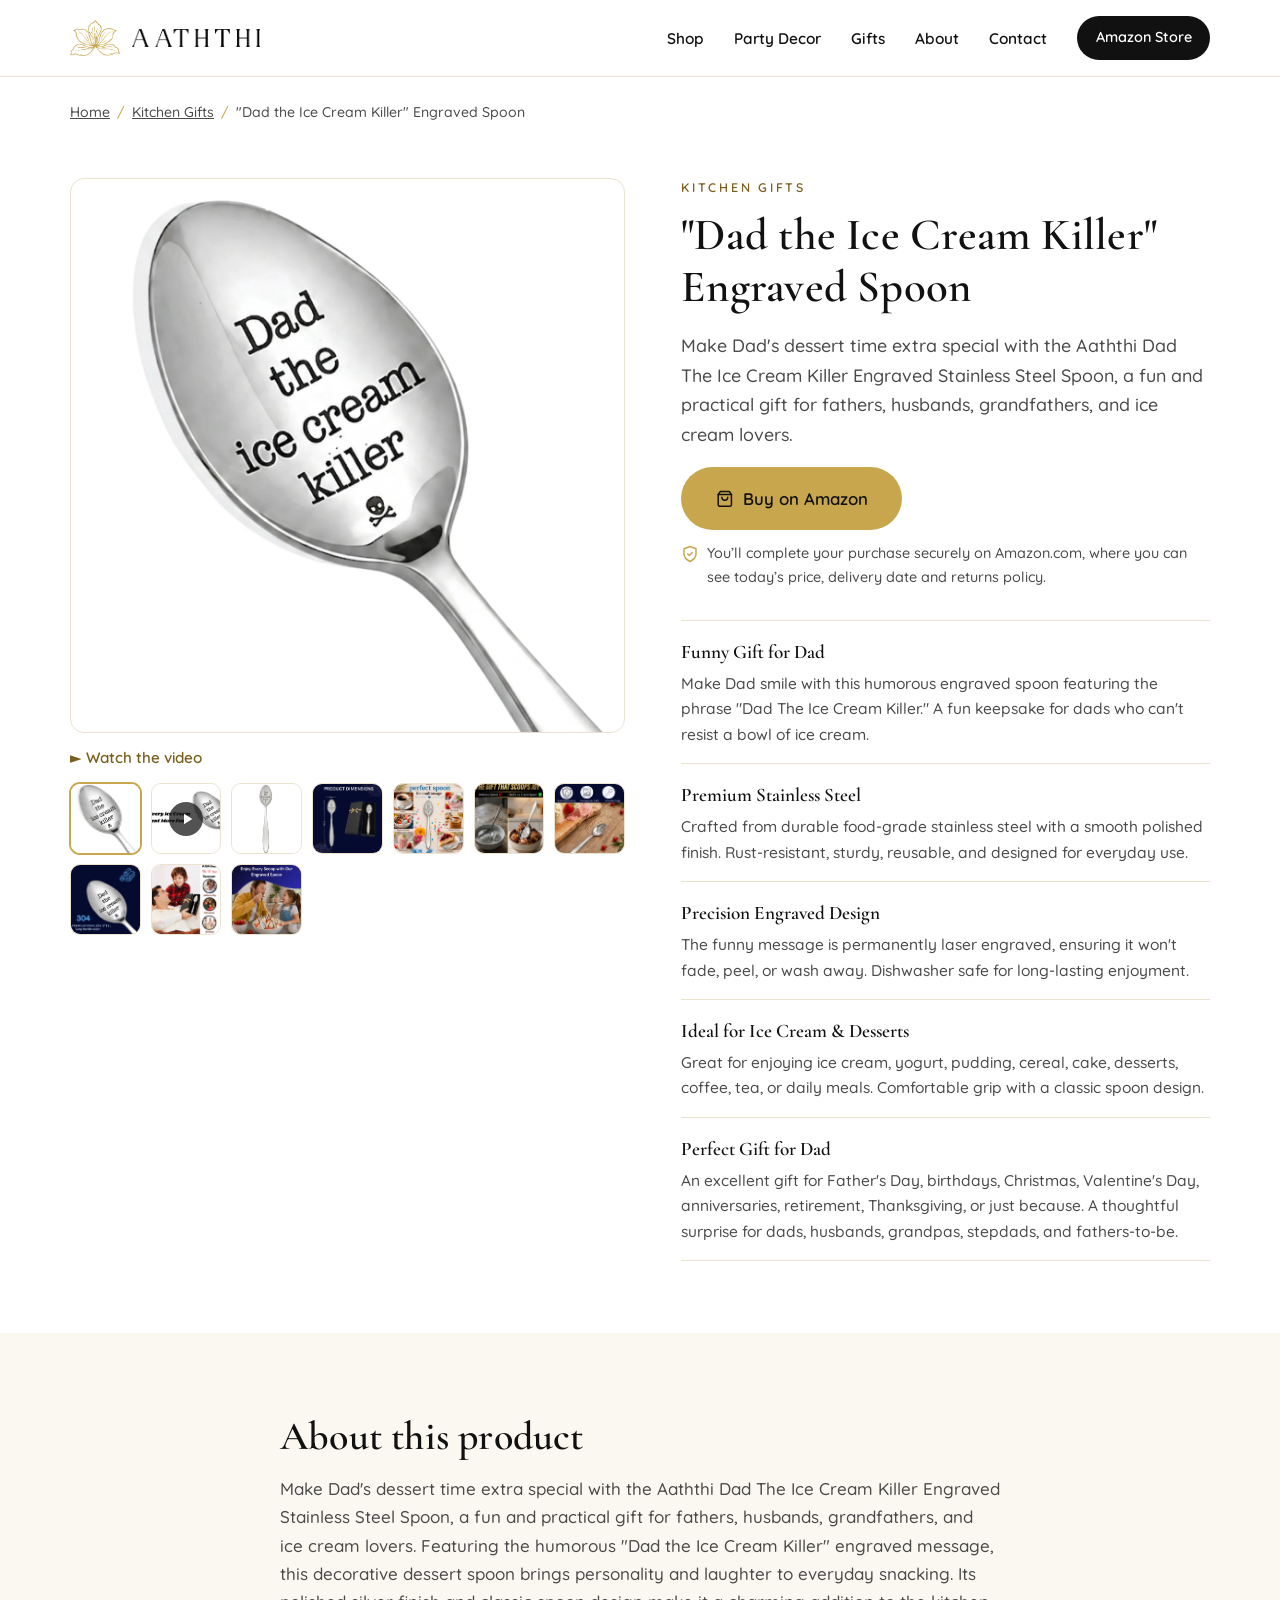
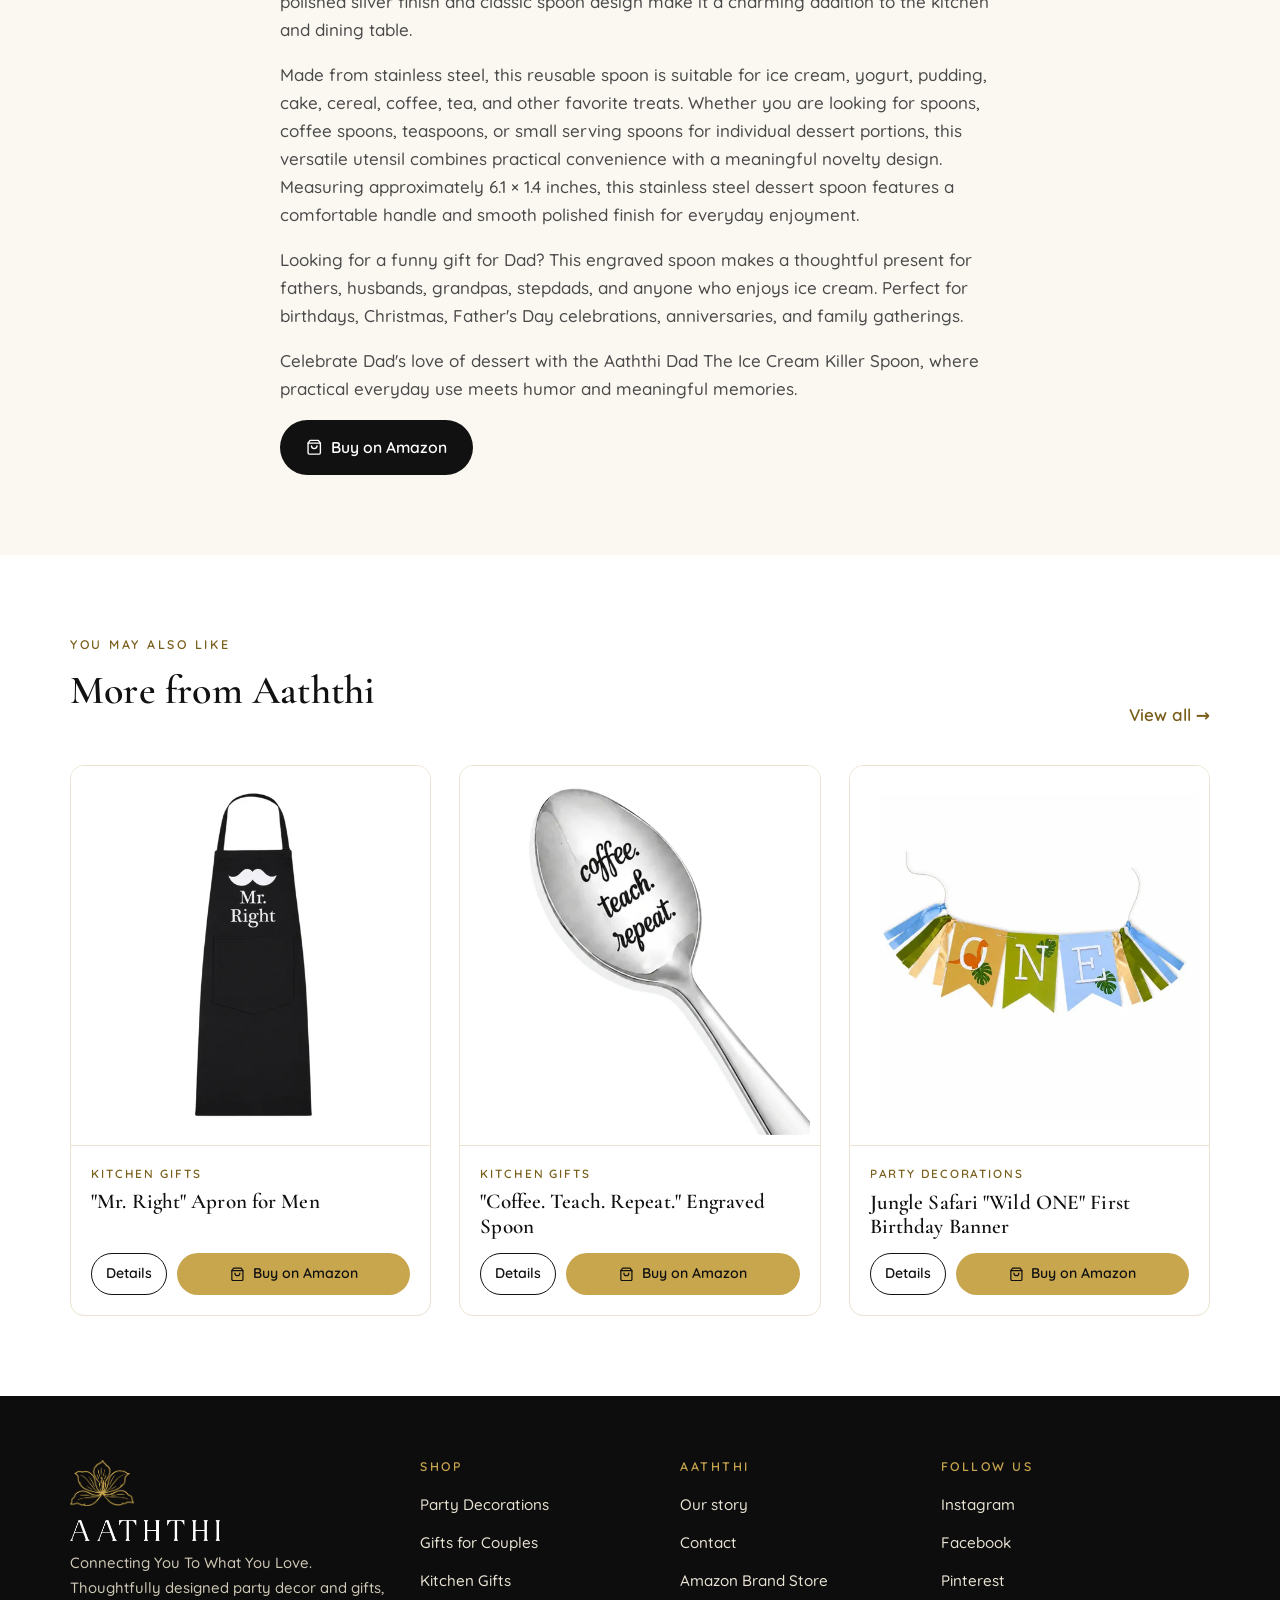
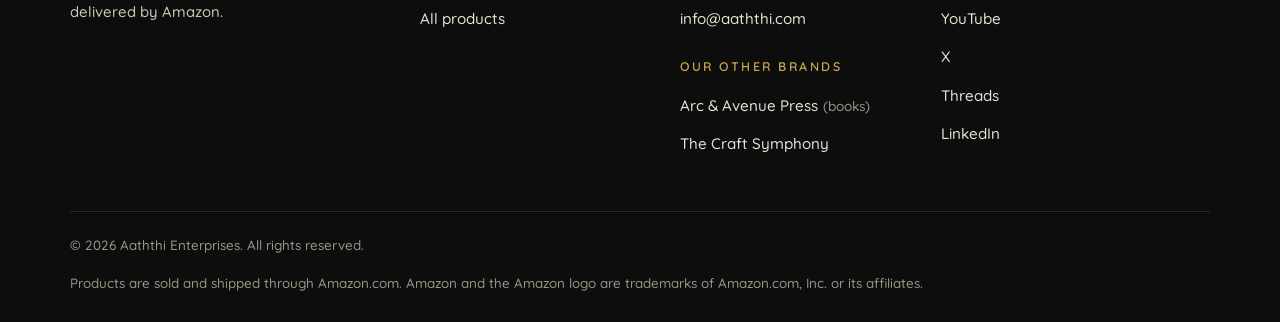
<file: products/dad-ice-cream-killer-spoon/index.html>
<!doctype html>
<html lang="en">
<head>
<meta charset="utf-8">
<meta name="viewport" content="width=device-width, initial-scale=1">
<title>Dad the Ice Cream Killer Engraved Spoon | AATHTHI</title>
<meta name="description" content="Make Dad&#x27;s dessert time extra special with the Aaththi Dad The Ice Cream Killer Engraved Stainless Steel Spoon, a fun and practical gift for fathers, husbands, ">
<link rel="canonical" href="https://www.aaththi.com/products/dad-ice-cream-killer-spoon/">
<meta property="og:type" content="website">
<meta property="og:site_name" content="AATHTHI">
<meta property="og:title" content="Dad the Ice Cream Killer Engraved Spoon | AATHTHI">
<meta property="og:description" content="Make Dad&#x27;s dessert time extra special with the Aaththi Dad The Ice Cream Killer Engraved Stainless Steel Spoon, a fun and practical gift for fathers, husbands, ">
<meta property="og:url" content="https://www.aaththi.com/products/dad-ice-cream-killer-spoon/">
<meta property="og:image" content="https://www.aaththi.com/assets/products/dad-ice-cream-killer-spoon/1.webp">
<meta name="twitter:card" content="summary_large_image">
<meta name="twitter:site" content="@aaththi_ent">
<meta name="theme-color" content="#ffffff">
<link rel="icon" href="../../favicon.png" type="image/png">
<link rel="apple-touch-icon" href="../../assets/brand/apple-touch-icon.png">
<link rel="preconnect" href="https://fonts.googleapis.com">
<link rel="preconnect" href="https://fonts.gstatic.com" crossorigin>
<link href="https://fonts.googleapis.com/css2?family=Cormorant+Garamond:ital,wght@0,500;0,600;1,500;1,600&family=Quicksand:wght@400;500;600;700&display=swap" rel="stylesheet">
<link rel="stylesheet" href="../../assets/css/style.css?v=20261107">
<script type="application/ld+json">{"@context": "https://schema.org", "@type": "Product", "name": "Dad the Ice Cream Killer Engraved Spoon", "description": "Make Dad's dessert time extra special with the Aaththi Dad The Ice Cream Killer Engraved Stainless Steel Spoon, a fun and practical gift for fathers, husbands, grandfathers, and ice cream lovers. Featuring the humorous \"Dad the Ice Cream Killer\" engraved message, this decorative dessert spoon brings personality and laughter to everyday snacking. Its polished silver finish and classic spoon design make it a charming addition to the kitchen and dining table. Made from stainless steel, this reusable spoon is suitable for ice cream, yogurt, pudding, cake, cereal, coffee, tea, and other favorite treats. Whether you are looking for spoons, coffee spoons, teaspoons, or small serving spoons for individual dessert portions, this versatile utensil combines practical convenience with a meaningful novelty design. Measuring approximately 6.1 × 1.4 inches, this stainless steel dessert spoon features a comfortable handle and smooth polished finish for everyday enjoyment. Looking for a funny gift for Dad? This engraved spoon makes a thoughtful present for fathers, husbands, grandpas, stepdads, and anyone who enjoys ice cream. Perfect for birthdays, Christmas, Father's Day celebrations, anniversaries, and family gatherings. Celebrate Dad's love of dessert with the Aaththi Dad The Ice Cream Killer Spoon, where practical everyday use meets humor and meaningful memories.", "sku": "B0HDCGZFQS", "image": ["https://www.aaththi.com/assets/products/dad-ice-cream-killer-spoon/1.webp", "https://www.aaththi.com/assets/products/dad-ice-cream-killer-spoon/2.webp", "https://www.aaththi.com/assets/products/dad-ice-cream-killer-spoon/3.webp", "https://www.aaththi.com/assets/products/dad-ice-cream-killer-spoon/4.webp"], "brand": {"@type": "Brand", "name": "AATHTHI"}, "url": "https://www.aaththi.com/products/dad-ice-cream-killer-spoon/"}</script><script type="application/ld+json">{"@context": "https://schema.org", "@type": "BreadcrumbList", "itemListElement": [{"@type": "ListItem", "position": 1, "name": "Home", "item": "https://www.aaththi.com/"}, {"@type": "ListItem", "position": 2, "name": "Kitchen Gifts", "item": "https://www.aaththi.com/shop/"}, {"@type": "ListItem", "position": 3, "name": "Dad the Ice Cream Killer Engraved Spoon"}]}</script>
</head>
<body>
<a class="skip" href="#content">Skip to content</a>
<header class="site-header">
  <div class="wrap nav">
    <a class="brand" href="../../" aria-label="AATHTHI home">
      <img class="mark" src="../../assets/brand/mark-gold.png" alt="" width="50" height="36">
      <img class="word" src="../../assets/brand/wordmark-black.png" alt="AATHTHI" width="128" height="18">
    </a>
    <button class="menu-toggle" aria-controls="menu" aria-expanded="false" aria-label="Menu">
      <svg viewBox="0 0 24 24" fill="none" stroke="currentColor" stroke-width="1.8" stroke-linecap="round" aria-hidden="true"><path d="M3 7h18M3 12h18M3 17h18"/></svg>
    </button>
    <ul class="menu" id="menu">
      <li><a href="../../shop/">Shop</a></li><li><a href="../../shop/#party">Party Decor</a></li><li><a href="../../shop/#couples">Gifts</a></li><li><a href="../../about/">About</a></li><li><a href="../../contact/">Contact</a></li>
      <li><a class="btn btn-dark" href="https://www.amazon.com/stores/AATHTHI/page/D9452E36-205C-4321-8BFA-5A0712A17366" data-asin="STORE" target="_blank" rel="noopener">Amazon Store</a></li>
    </ul>
  </div>
</header>
<main id="content">

<div class="wrap">
  <nav class="crumbs" aria-label="Breadcrumb" style="margin-top:24px">
    <a href="../../">Home</a><span aria-hidden="true">/</span><a href="../../shop/#kitchen">Kitchen Gifts</a><span aria-hidden="true">/</span><span>&quot;Dad the Ice Cream Killer&quot; Engraved Spoon</span>
  </nav>
  <div class="pdp">
    <div class="gallery">
      <div class="main"><img id="main-img" src="../../assets/products/dad-ice-cream-killer-spoon/1.webp" alt="Dad the Ice Cream Killer Engraved Spoon" width="1200" height="1200" fetchpriority="high"><video id="main-video" controls playsinline preload="none" poster="../../assets/products/dad-ice-cream-killer-spoon/video-poster.webp" hidden><source data-src="../../assets/products/dad-ice-cream-killer-spoon/video.mp4" type="video/mp4">Your browser does not support video.</video></div>
      <p class="video-hint"><button type="button" class="link-arrow" id="watch-video">&#9658; Watch the video</button></p>
      <div class="thumbs"><button type="button" data-full="../../assets/products/dad-ice-cream-killer-spoon/1.webp" aria-current="true" aria-label="Show image 1"><img src="../../assets/products/dad-ice-cream-killer-spoon/1.webp" alt="Dad the Ice Cream Killer Engraved Spoon, image 1" loading="lazy" width="120" height="120"></button><button type="button" class="vthumb" data-video="../../assets/products/dad-ice-cream-killer-spoon/video.mp4" aria-current="false" aria-label="Play product video"><img src="../../assets/products/dad-ice-cream-killer-spoon/video-poster.webp" alt="" loading="lazy" width="120" height="120"><span class="play" aria-hidden="true"><svg viewBox="0 0 24 24"><path d="M8 5v14l11-7z" fill="currentColor"/></svg></span></button><button type="button" data-full="../../assets/products/dad-ice-cream-killer-spoon/2.webp" aria-current="false" aria-label="Show image 2"><img src="../../assets/products/dad-ice-cream-killer-spoon/2.webp" alt="Dad the Ice Cream Killer Engraved Spoon, image 2" loading="lazy" width="120" height="120"></button><button type="button" data-full="../../assets/products/dad-ice-cream-killer-spoon/3.webp" aria-current="false" aria-label="Show image 3"><img src="../../assets/products/dad-ice-cream-killer-spoon/3.webp" alt="Dad the Ice Cream Killer Engraved Spoon, image 3" loading="lazy" width="120" height="120"></button><button type="button" data-full="../../assets/products/dad-ice-cream-killer-spoon/4.webp" aria-current="false" aria-label="Show image 4"><img src="../../assets/products/dad-ice-cream-killer-spoon/4.webp" alt="Dad the Ice Cream Killer Engraved Spoon, image 4" loading="lazy" width="120" height="120"></button><button type="button" data-full="../../assets/products/dad-ice-cream-killer-spoon/5.webp" aria-current="false" aria-label="Show image 5"><img src="../../assets/products/dad-ice-cream-killer-spoon/5.webp" alt="Dad the Ice Cream Killer Engraved Spoon, image 5" loading="lazy" width="120" height="120"></button><button type="button" data-full="../../assets/products/dad-ice-cream-killer-spoon/6.webp" aria-current="false" aria-label="Show image 6"><img src="../../assets/products/dad-ice-cream-killer-spoon/6.webp" alt="Dad the Ice Cream Killer Engraved Spoon, image 6" loading="lazy" width="120" height="120"></button><button type="button" data-full="../../assets/products/dad-ice-cream-killer-spoon/7.webp" aria-current="false" aria-label="Show image 7"><img src="../../assets/products/dad-ice-cream-killer-spoon/7.webp" alt="Dad the Ice Cream Killer Engraved Spoon, image 7" loading="lazy" width="120" height="120"></button><button type="button" data-full="../../assets/products/dad-ice-cream-killer-spoon/8.webp" aria-current="false" aria-label="Show image 8"><img src="../../assets/products/dad-ice-cream-killer-spoon/8.webp" alt="Dad the Ice Cream Killer Engraved Spoon, image 8" loading="lazy" width="120" height="120"></button><button type="button" data-full="../../assets/products/dad-ice-cream-killer-spoon/9.webp" aria-current="false" aria-label="Show image 9"><img src="../../assets/products/dad-ice-cream-killer-spoon/9.webp" alt="Dad the Ice Cream Killer Engraved Spoon, image 9" loading="lazy" width="120" height="120"></button></div>
    </div>
    <div class="buybox">
      <span class="eyebrow">Kitchen Gifts</span>
      <h1>&quot;Dad the Ice Cream Killer&quot; Engraved Spoon</h1>
      <p class="lead">Make Dad&#x27;s dessert time extra special with the Aaththi Dad The Ice Cream Killer Engraved Stainless Steel Spoon, a fun and practical gift for fathers, husbands, grandfathers, and ice cream lovers.</p>
      <a class="btn btn-gold btn-lg" href="https://www.amazon.com/dp/B0HDCGZFQS" data-asin="B0HDCGZFQS" target="_blank" rel="noopener" aria-label="Buy on Amazon: &quot;Dad the Ice Cream Killer&quot; Engraved Spoon (opens Amazon in a new tab)"><svg viewBox="0 0 24 24" fill="none" stroke="currentColor" stroke-width="2" stroke-linecap="round" stroke-linejoin="round" aria-hidden="true"><path d="M6 2 3 6v14a2 2 0 0 0 2 2h14a2 2 0 0 0 2-2V6l-3-4Z"/><path d="M3 6h18"/><path d="M16 10a4 4 0 0 1-8 0"/></svg>Buy on Amazon</a>
      <p class="buy-note"><svg viewBox="0 0 24 24" fill="none" stroke="currentColor" stroke-width="2" stroke-linecap="round" stroke-linejoin="round" aria-hidden="true"><path d="M12 22s8-4 8-10V5l-8-3-8 3v7c0 6 8 10 8 10Z"/><path d="m9 12 2 2 4-4"/></svg><span>You&rsquo;ll complete your purchase securely on Amazon.com, where you can see today&rsquo;s price, delivery date and returns policy.</span></p>
      <ul class="features"><li><strong>Funny Gift for Dad</strong><p>Make Dad smile with this humorous engraved spoon featuring the phrase &quot;Dad The Ice Cream Killer.&quot; A fun keepsake for dads who can&#x27;t resist a bowl of ice cream.</p></li><li><strong>Premium Stainless Steel</strong><p>Crafted from durable food-grade stainless steel with a smooth polished finish. Rust-resistant, sturdy, reusable, and designed for everyday use.</p></li><li><strong>Precision Engraved Design</strong><p>The funny message is permanently laser engraved, ensuring it won&#x27;t fade, peel, or wash away. Dishwasher safe for long-lasting enjoyment.</p></li><li><strong>Ideal for Ice Cream &amp; Desserts</strong><p>Great for enjoying ice cream, yogurt, pudding, cereal, cake, desserts, coffee, tea, or daily meals. Comfortable grip with a classic spoon design.</p></li><li><strong>Perfect Gift for Dad</strong><p>An excellent gift for Father&#x27;s Day, birthdays, Christmas, Valentine&#x27;s Day, anniversaries, retirement, Thanksgiving, or just because. A thoughtful surprise for dads, husbands, grandpas, stepdads, and fathers-to-be.</p></li></ul>
    </div>
  </div>
</div>
<section class="section tint">
  <div class="wrap desc">
    <h2>About this product</h2>
    <p>Make Dad&#x27;s dessert time extra special with the Aaththi Dad The Ice Cream Killer Engraved Stainless Steel Spoon, a fun and practical gift for fathers, husbands, grandfathers, and ice cream lovers. Featuring the humorous &quot;Dad the Ice Cream Killer&quot; engraved message, this decorative dessert spoon brings personality and laughter to everyday snacking. Its polished silver finish and classic spoon design make it a charming addition to the kitchen and dining table.</p><p>Made from stainless steel, this reusable spoon is suitable for ice cream, yogurt, pudding, cake, cereal, coffee, tea, and other favorite treats. Whether you are looking for spoons, coffee spoons, teaspoons, or small serving spoons for individual dessert portions, this versatile utensil combines practical convenience with a meaningful novelty design. Measuring approximately 6.1 × 1.4 inches, this stainless steel dessert spoon features a comfortable handle and smooth polished finish for everyday enjoyment.</p><p>Looking for a funny gift for Dad? This engraved spoon makes a thoughtful present for fathers, husbands, grandpas, stepdads, and anyone who enjoys ice cream. Perfect for birthdays, Christmas, Father&#x27;s Day celebrations, anniversaries, and family gatherings.</p><p>Celebrate Dad&#x27;s love of dessert with the Aaththi Dad The Ice Cream Killer Spoon, where practical everyday use meets humor and meaningful memories.</p>
    <a class="btn btn-dark" href="https://www.amazon.com/dp/B0HDCGZFQS" data-asin="B0HDCGZFQS" target="_blank" rel="noopener" aria-label="Buy on Amazon: &quot;Dad the Ice Cream Killer&quot; Engraved Spoon (opens Amazon in a new tab)"><svg viewBox="0 0 24 24" fill="none" stroke="currentColor" stroke-width="2" stroke-linecap="round" stroke-linejoin="round" aria-hidden="true"><path d="M6 2 3 6v14a2 2 0 0 0 2 2h14a2 2 0 0 0 2-2V6l-3-4Z"/><path d="M3 6h18"/><path d="M16 10a4 4 0 0 1-8 0"/></svg>Buy on Amazon</a>
  </div>
</section>
<section class="section">
  <div class="wrap">
    <div class="section-head"><div><span class="eyebrow">You may also like</span><h2>More from Aaththi</h2></div>
      <a class="link-arrow" href="../../shop/">View all &rarr;</a></div>
    <div class="grid"><article class="card" data-cat="kitchen">
  <a class="thumb" href="../../products/mr-right-apron/" tabindex="-1" aria-hidden="true"><img src="../../assets/products/mr-right-apron/thumb.webp" alt="" loading="lazy" width="600" height="600"></a>
  <div class="body">
    <span class="cat-label">Kitchen Gifts</span>
    <h3><a href="../../products/mr-right-apron/">&quot;Mr. Right&quot; Apron for Men</a></h3>
    <div class="card-actions">
      <a class="btn btn-line" href="../../products/mr-right-apron/">Details</a>
      <a class="btn btn-gold" href="https://www.amazon.com/dp/B0HDBCM7FC" data-asin="B0HDBCM7FC" target="_blank" rel="noopener" aria-label="Buy on Amazon: &quot;Mr. Right&quot; Apron for Men (opens Amazon in a new tab)"><svg viewBox="0 0 24 24" fill="none" stroke="currentColor" stroke-width="2" stroke-linecap="round" stroke-linejoin="round" aria-hidden="true"><path d="M6 2 3 6v14a2 2 0 0 0 2 2h14a2 2 0 0 0 2-2V6l-3-4Z"/><path d="M3 6h18"/><path d="M16 10a4 4 0 0 1-8 0"/></svg>Buy on Amazon</a>
    </div>
  </div>
</article><article class="card" data-cat="kitchen">
  <a class="thumb" href="../../products/coffee-teach-repeat-spoon/" tabindex="-1" aria-hidden="true"><img src="../../assets/products/coffee-teach-repeat-spoon/thumb.webp" alt="" loading="lazy" width="600" height="600"></a>
  <div class="body">
    <span class="cat-label">Kitchen Gifts</span>
    <h3><a href="../../products/coffee-teach-repeat-spoon/">&quot;Coffee. Teach. Repeat.&quot; Engraved Spoon</a></h3>
    <div class="card-actions">
      <a class="btn btn-line" href="../../products/coffee-teach-repeat-spoon/">Details</a>
      <a class="btn btn-gold" href="https://www.amazon.com/dp/B0HD7CXPCJ" data-asin="B0HD7CXPCJ" target="_blank" rel="noopener" aria-label="Buy on Amazon: &quot;Coffee. Teach. Repeat.&quot; Engraved Spoon (opens Amazon in a new tab)"><svg viewBox="0 0 24 24" fill="none" stroke="currentColor" stroke-width="2" stroke-linecap="round" stroke-linejoin="round" aria-hidden="true"><path d="M6 2 3 6v14a2 2 0 0 0 2 2h14a2 2 0 0 0 2-2V6l-3-4Z"/><path d="M3 6h18"/><path d="M16 10a4 4 0 0 1-8 0"/></svg>Buy on Amazon</a>
    </div>
  </div>
</article><article class="card" data-cat="party">
  <a class="thumb" href="../../products/jungle-safari-wild-one-banner/" tabindex="-1" aria-hidden="true"><img src="../../assets/products/jungle-safari-wild-one-banner/thumb.webp" alt="" loading="lazy" width="600" height="600"></a>
  <div class="body">
    <span class="cat-label">Party Decorations</span>
    <h3><a href="../../products/jungle-safari-wild-one-banner/">Jungle Safari &quot;Wild ONE&quot; First Birthday Banner</a></h3>
    <div class="card-actions">
      <a class="btn btn-line" href="../../products/jungle-safari-wild-one-banner/">Details</a>
      <a class="btn btn-gold" href="https://www.amazon.com/dp/B0HCYRZZZ1" data-asin="B0HCYRZZZ1" target="_blank" rel="noopener" aria-label="Buy on Amazon: Jungle Safari &quot;Wild ONE&quot; First Birthday Banner (opens Amazon in a new tab)"><svg viewBox="0 0 24 24" fill="none" stroke="currentColor" stroke-width="2" stroke-linecap="round" stroke-linejoin="round" aria-hidden="true"><path d="M6 2 3 6v14a2 2 0 0 0 2 2h14a2 2 0 0 0 2-2V6l-3-4Z"/><path d="M3 6h18"/><path d="M16 10a4 4 0 0 1-8 0"/></svg>Buy on Amazon</a>
    </div>
  </div>
</article></div>
  </div>
</section>
</main>
<footer class="site-footer">
  <div class="wrap">
    <div class="foot-grid">
      <div class="foot-brand">
        <img class="mark" src="../../assets/brand/mark-gold.png" alt="" width="64" height="46">
        <img class="word" src="../../assets/brand/wordmark-white.png" alt="AATHTHI" width="150" height="21">
        <p>Connecting You To What You Love. Thoughtfully designed party decor and gifts, delivered by Amazon.</p>
      </div>
      <div>
        <h2>Shop</h2>
        <ul><li><a href="../../shop/#party">Party Decorations</a></li><li><a href="../../shop/#couples">Gifts for Couples</a></li><li><a href="../../shop/#kitchen">Kitchen Gifts</a></li><li><a href="../../shop/">All products</a></li></ul>
      </div>
      <div>
        <h2>Aaththi</h2>
        <ul>
          <li><a href="../../about/">Our story</a></li>
          <li><a href="../../contact/">Contact</a></li>
          <li><a href="https://www.amazon.com/stores/AATHTHI/page/D9452E36-205C-4321-8BFA-5A0712A17366" data-asin="STORE" target="_blank" rel="noopener">Amazon Brand Store</a></li>
          <li><a href="mailto:info@aaththi.com">info@aaththi.com</a></li>
        </ul>
        <h2 style="margin-top:28px">Our other brands</h2>
        <ul><li><a href="https://www.amazon.com/author/arcavenuepress" target="_blank" rel="noopener">Arc &amp; Avenue Press</a> <span style="color:#9b9585;font-size:.85rem">(books)</span></li>
          <li><a href="https://www.thecraftsymphony.com/" target="_blank" rel="noopener">The Craft Symphony</a></li></ul>
      </div>
      <div>
        <h2>Follow us</h2>
        <ul><li><a href="https://www.instagram.com/aaththienterprises/" target="_blank" rel="noopener">Instagram</a></li><li><a href="https://www.facebook.com/aaththi/" target="_blank" rel="noopener">Facebook</a></li><li><a href="https://www.pinterest.com/aaththienterprises" target="_blank" rel="noopener">Pinterest</a></li><li><a href="https://www.youtube.com/@aaththienterprises" target="_blank" rel="noopener">YouTube</a></li><li><a href="https://x.com/aaththi_ent" target="_blank" rel="noopener">X</a></li><li><a href="https://www.threads.net/@aaththienterprises" target="_blank" rel="noopener">Threads</a></li><li><a href="https://www.linkedin.com/company/aaththi/" target="_blank" rel="noopener">LinkedIn</a></li></ul>
      </div>
    </div>
    <div class="foot-bottom">
      <span>&copy; <span id="year">2026</span> Aaththi Enterprises. All rights reserved.</span>
      <span>Products are sold and shipped through Amazon.com. Amazon and the Amazon logo are trademarks of Amazon.com, Inc. or its affiliates.</span>
    </div>
  </div>
</footer>
<script src="../../assets/js/amazon-links.js?v=20261107"></script>
<script src="../../assets/js/site.js?v=20261107"></script>
</body>
</html>
</file>
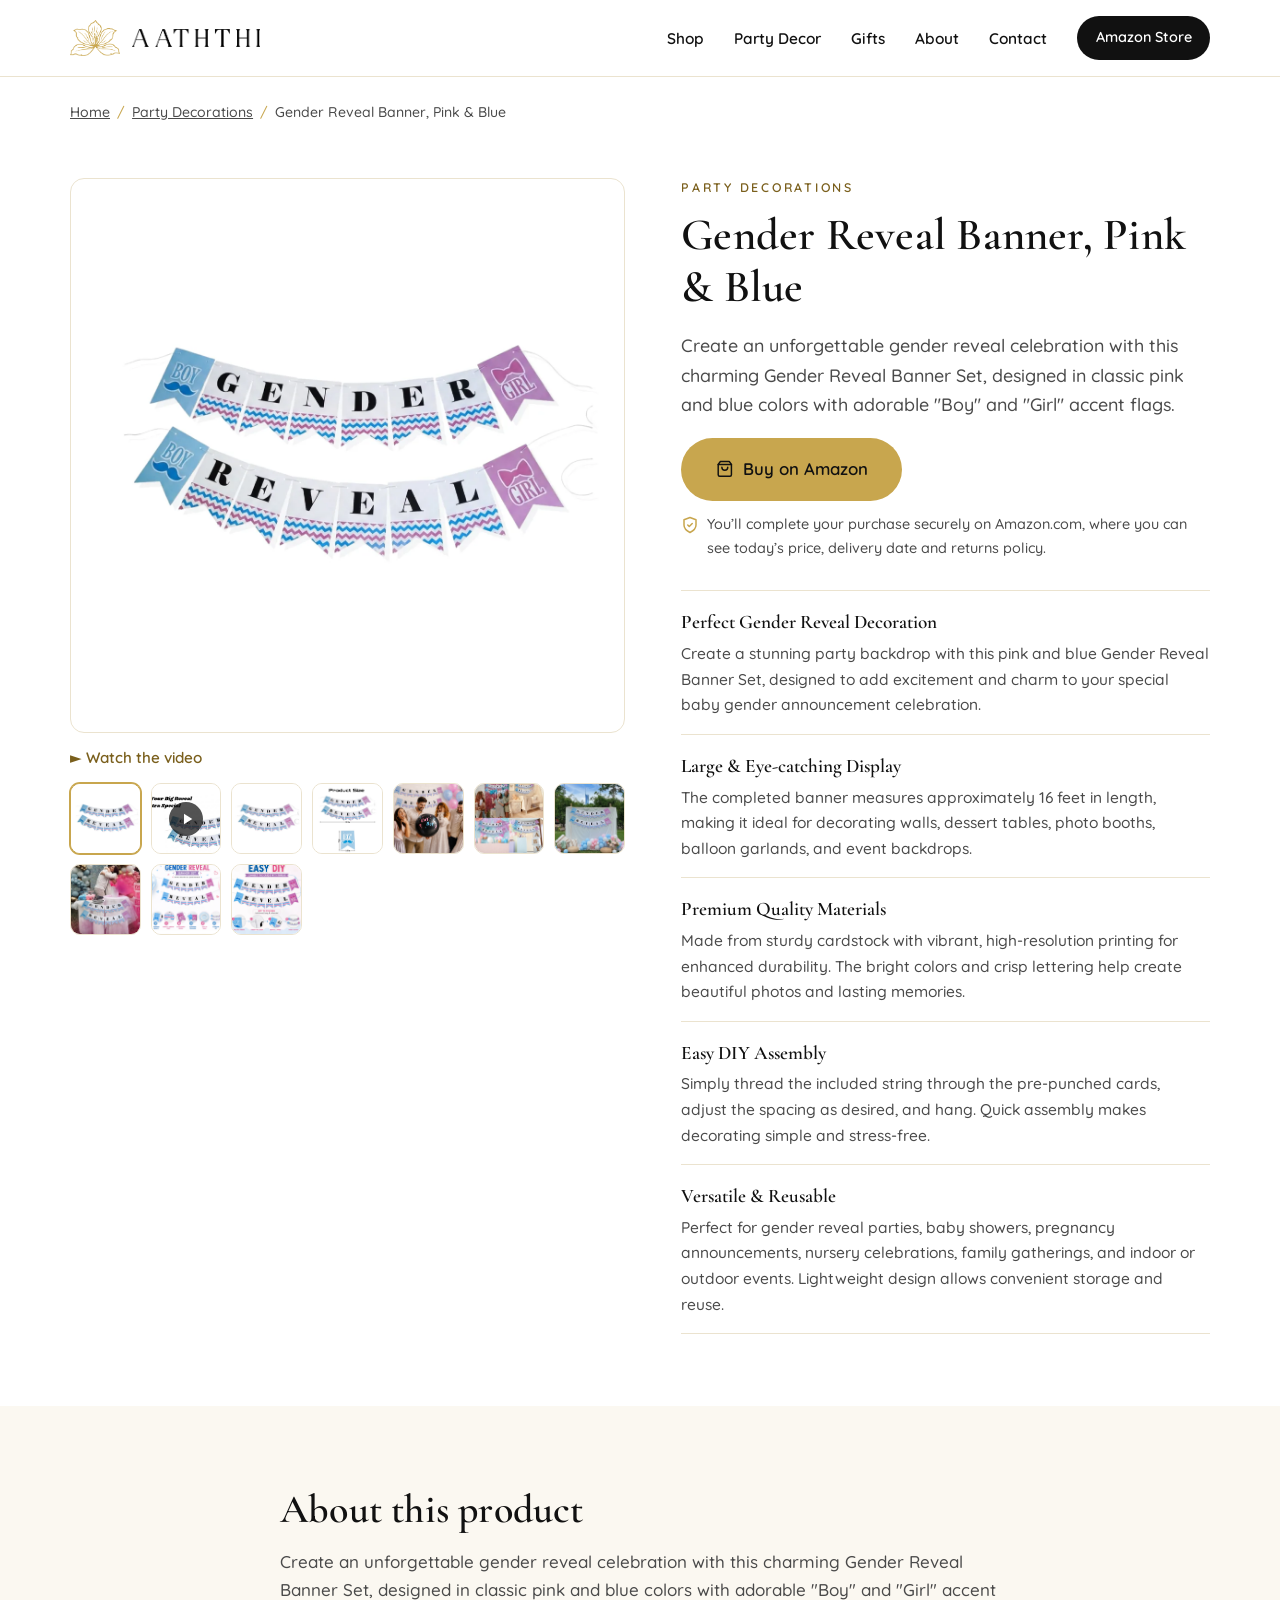
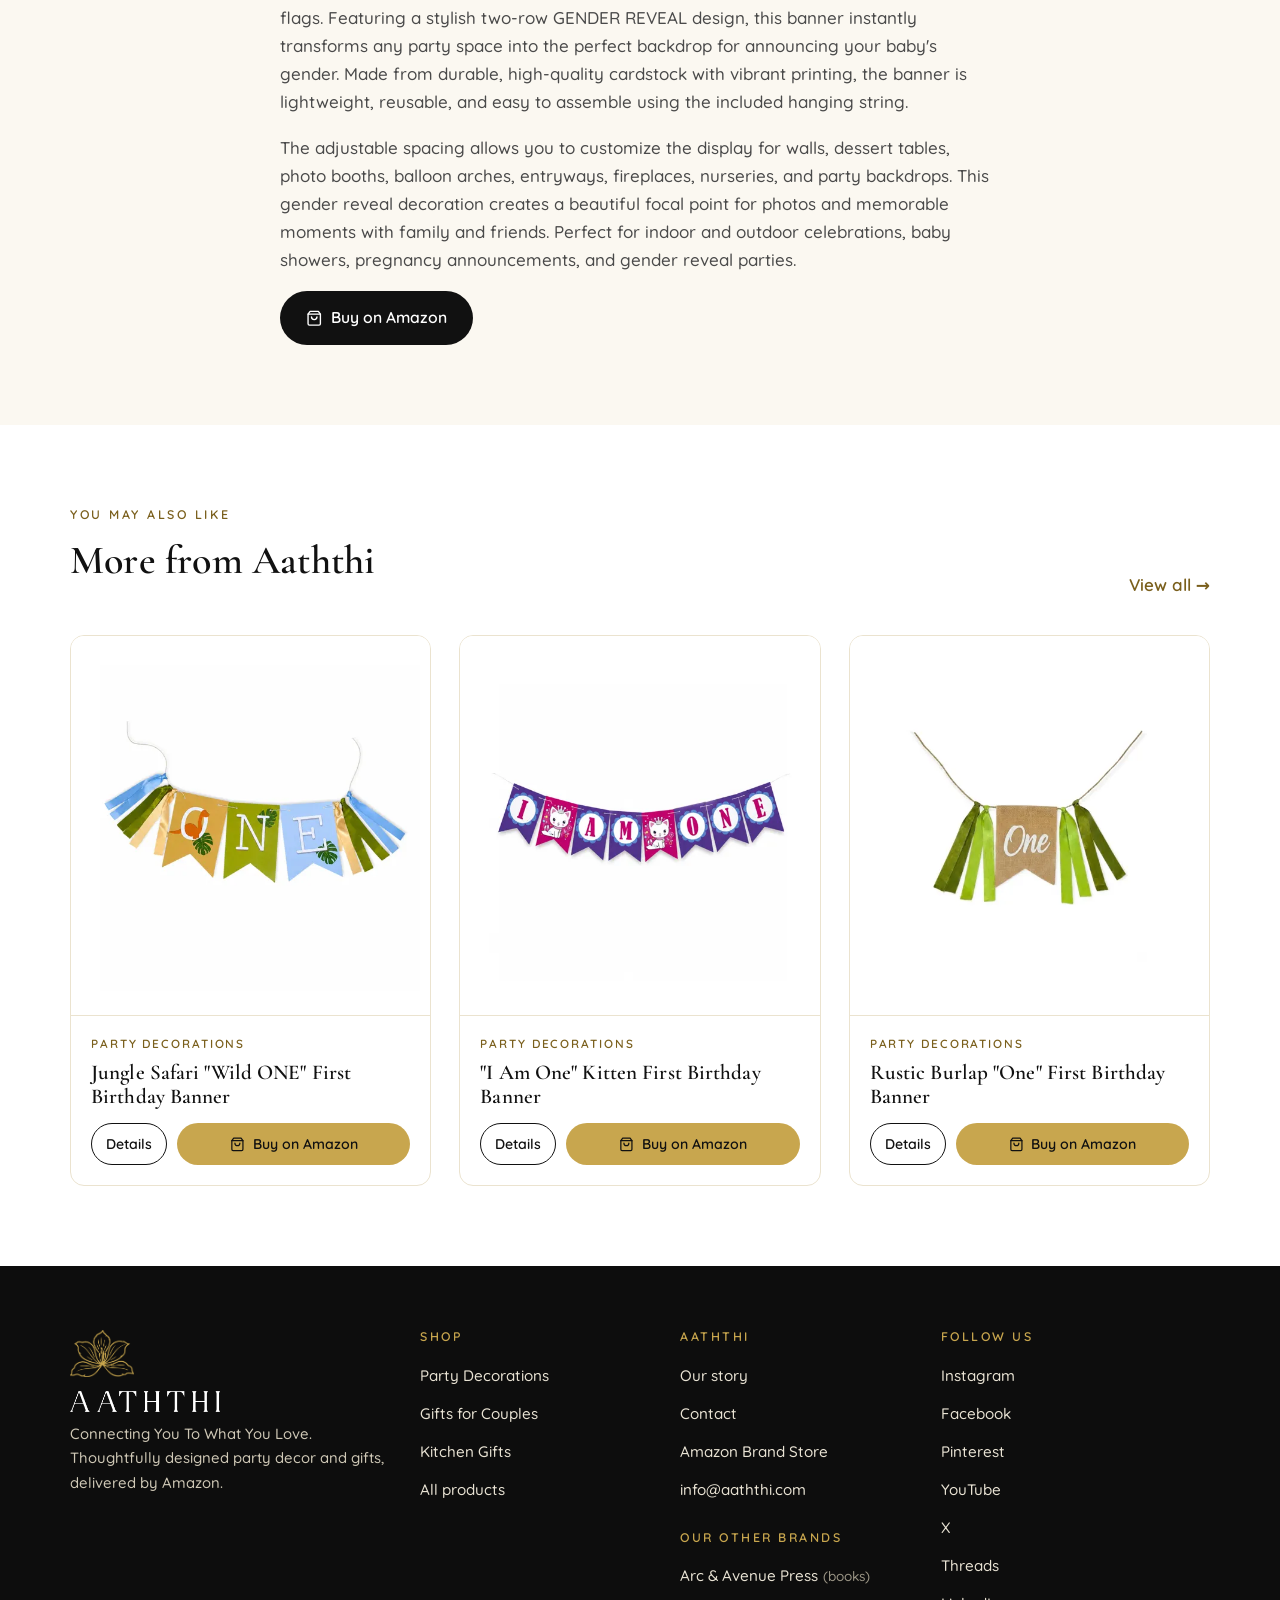
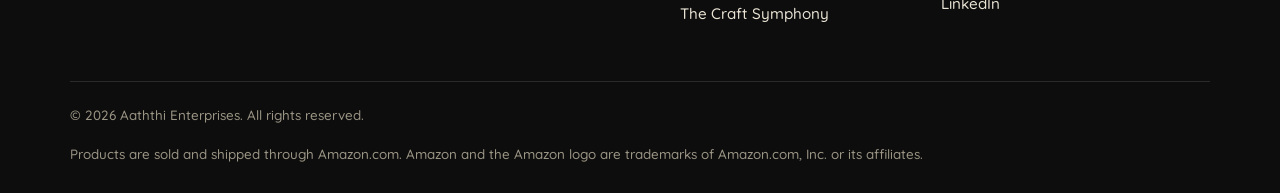
<file: products/gender-reveal-banner/index.html>
<!doctype html>
<html lang="en">
<head>
<meta charset="utf-8">
<meta name="viewport" content="width=device-width, initial-scale=1">
<title>Gender Reveal Banner, Pink &amp; Blue | AATHTHI</title>
<meta name="description" content="Create an unforgettable gender reveal celebration with this charming Gender Reveal Banner Set, designed in classic pink and blue colors with adorable &quot;Boy&quot; and ">
<link rel="canonical" href="https://www.aaththi.com/products/gender-reveal-banner/">
<meta property="og:type" content="website">
<meta property="og:site_name" content="AATHTHI">
<meta property="og:title" content="Gender Reveal Banner, Pink &amp; Blue | AATHTHI">
<meta property="og:description" content="Create an unforgettable gender reveal celebration with this charming Gender Reveal Banner Set, designed in classic pink and blue colors with adorable &quot;Boy&quot; and ">
<meta property="og:url" content="https://www.aaththi.com/products/gender-reveal-banner/">
<meta property="og:image" content="https://www.aaththi.com/assets/products/gender-reveal-banner/1.webp">
<meta name="twitter:card" content="summary_large_image">
<meta name="twitter:site" content="@aaththi_ent">
<meta name="theme-color" content="#ffffff">
<link rel="icon" href="../../favicon.png" type="image/png">
<link rel="apple-touch-icon" href="../../assets/brand/apple-touch-icon.png">
<link rel="preconnect" href="https://fonts.googleapis.com">
<link rel="preconnect" href="https://fonts.gstatic.com" crossorigin>
<link href="https://fonts.googleapis.com/css2?family=Cormorant+Garamond:ital,wght@0,500;0,600;1,500;1,600&family=Quicksand:wght@400;500;600;700&display=swap" rel="stylesheet">
<link rel="stylesheet" href="../../assets/css/style.css?v=20261107">
<script type="application/ld+json">{"@context": "https://schema.org", "@type": "Product", "name": "Gender Reveal Banner, Pink & Blue", "description": "Create an unforgettable gender reveal celebration with this charming Gender Reveal Banner Set, designed in classic pink and blue colors with adorable \"Boy\" and \"Girl\" accent flags. Featuring a stylish two-row GENDER REVEAL design, this banner instantly transforms any party space into the perfect backdrop for announcing your baby's gender. Made from durable, high-quality cardstock with vibrant printing, the banner is lightweight, reusable, and easy to assemble using the included hanging string. The adjustable spacing allows you to customize the display for walls, dessert tables, photo booths, balloon arches, entryways, fireplaces, nurseries, and party backdrops. This gender reveal decoration creates a beautiful focal point for photos and memorable moments with family and friends. Perfect for indoor and outdoor celebrations, baby showers, pregnancy announcements, and gender reveal parties.", "sku": "B0HD1GPH59", "image": ["https://www.aaththi.com/assets/products/gender-reveal-banner/1.webp", "https://www.aaththi.com/assets/products/gender-reveal-banner/2.webp", "https://www.aaththi.com/assets/products/gender-reveal-banner/3.webp", "https://www.aaththi.com/assets/products/gender-reveal-banner/4.webp"], "brand": {"@type": "Brand", "name": "AATHTHI"}, "url": "https://www.aaththi.com/products/gender-reveal-banner/"}</script><script type="application/ld+json">{"@context": "https://schema.org", "@type": "BreadcrumbList", "itemListElement": [{"@type": "ListItem", "position": 1, "name": "Home", "item": "https://www.aaththi.com/"}, {"@type": "ListItem", "position": 2, "name": "Party Decorations", "item": "https://www.aaththi.com/shop/"}, {"@type": "ListItem", "position": 3, "name": "Gender Reveal Banner, Pink & Blue"}]}</script>
</head>
<body>
<a class="skip" href="#content">Skip to content</a>
<header class="site-header">
  <div class="wrap nav">
    <a class="brand" href="../../" aria-label="AATHTHI home">
      <img class="mark" src="../../assets/brand/mark-gold.png" alt="" width="50" height="36">
      <img class="word" src="../../assets/brand/wordmark-black.png" alt="AATHTHI" width="128" height="18">
    </a>
    <button class="menu-toggle" aria-controls="menu" aria-expanded="false" aria-label="Menu">
      <svg viewBox="0 0 24 24" fill="none" stroke="currentColor" stroke-width="1.8" stroke-linecap="round" aria-hidden="true"><path d="M3 7h18M3 12h18M3 17h18"/></svg>
    </button>
    <ul class="menu" id="menu">
      <li><a href="../../shop/">Shop</a></li><li><a href="../../shop/#party">Party Decor</a></li><li><a href="../../shop/#couples">Gifts</a></li><li><a href="../../about/">About</a></li><li><a href="../../contact/">Contact</a></li>
      <li><a class="btn btn-dark" href="https://www.amazon.com/stores/AATHTHI/page/D9452E36-205C-4321-8BFA-5A0712A17366" data-asin="STORE" target="_blank" rel="noopener">Amazon Store</a></li>
    </ul>
  </div>
</header>
<main id="content">

<div class="wrap">
  <nav class="crumbs" aria-label="Breadcrumb" style="margin-top:24px">
    <a href="../../">Home</a><span aria-hidden="true">/</span><a href="../../shop/#party">Party Decorations</a><span aria-hidden="true">/</span><span>Gender Reveal Banner, Pink &amp; Blue</span>
  </nav>
  <div class="pdp">
    <div class="gallery">
      <div class="main"><img id="main-img" src="../../assets/products/gender-reveal-banner/1.webp" alt="Gender Reveal Banner, Pink &amp; Blue" width="1200" height="1200" fetchpriority="high"><video id="main-video" controls playsinline preload="none" poster="../../assets/products/gender-reveal-banner/video-poster.webp" hidden><source data-src="../../assets/products/gender-reveal-banner/video.mp4" type="video/mp4">Your browser does not support video.</video></div>
      <p class="video-hint"><button type="button" class="link-arrow" id="watch-video">&#9658; Watch the video</button></p>
      <div class="thumbs"><button type="button" data-full="../../assets/products/gender-reveal-banner/1.webp" aria-current="true" aria-label="Show image 1"><img src="../../assets/products/gender-reveal-banner/1.webp" alt="Gender Reveal Banner, Pink &amp; Blue, image 1" loading="lazy" width="120" height="120"></button><button type="button" class="vthumb" data-video="../../assets/products/gender-reveal-banner/video.mp4" aria-current="false" aria-label="Play product video"><img src="../../assets/products/gender-reveal-banner/video-poster.webp" alt="" loading="lazy" width="120" height="120"><span class="play" aria-hidden="true"><svg viewBox="0 0 24 24"><path d="M8 5v14l11-7z" fill="currentColor"/></svg></span></button><button type="button" data-full="../../assets/products/gender-reveal-banner/2.webp" aria-current="false" aria-label="Show image 2"><img src="../../assets/products/gender-reveal-banner/2.webp" alt="Gender Reveal Banner, Pink &amp; Blue, image 2" loading="lazy" width="120" height="120"></button><button type="button" data-full="../../assets/products/gender-reveal-banner/3.webp" aria-current="false" aria-label="Show image 3"><img src="../../assets/products/gender-reveal-banner/3.webp" alt="Gender Reveal Banner, Pink &amp; Blue, image 3" loading="lazy" width="120" height="120"></button><button type="button" data-full="../../assets/products/gender-reveal-banner/4.webp" aria-current="false" aria-label="Show image 4"><img src="../../assets/products/gender-reveal-banner/4.webp" alt="Gender Reveal Banner, Pink &amp; Blue, image 4" loading="lazy" width="120" height="120"></button><button type="button" data-full="../../assets/products/gender-reveal-banner/5.webp" aria-current="false" aria-label="Show image 5"><img src="../../assets/products/gender-reveal-banner/5.webp" alt="Gender Reveal Banner, Pink &amp; Blue, image 5" loading="lazy" width="120" height="120"></button><button type="button" data-full="../../assets/products/gender-reveal-banner/6.webp" aria-current="false" aria-label="Show image 6"><img src="../../assets/products/gender-reveal-banner/6.webp" alt="Gender Reveal Banner, Pink &amp; Blue, image 6" loading="lazy" width="120" height="120"></button><button type="button" data-full="../../assets/products/gender-reveal-banner/7.webp" aria-current="false" aria-label="Show image 7"><img src="../../assets/products/gender-reveal-banner/7.webp" alt="Gender Reveal Banner, Pink &amp; Blue, image 7" loading="lazy" width="120" height="120"></button><button type="button" data-full="../../assets/products/gender-reveal-banner/8.webp" aria-current="false" aria-label="Show image 8"><img src="../../assets/products/gender-reveal-banner/8.webp" alt="Gender Reveal Banner, Pink &amp; Blue, image 8" loading="lazy" width="120" height="120"></button><button type="button" data-full="../../assets/products/gender-reveal-banner/9.webp" aria-current="false" aria-label="Show image 9"><img src="../../assets/products/gender-reveal-banner/9.webp" alt="Gender Reveal Banner, Pink &amp; Blue, image 9" loading="lazy" width="120" height="120"></button></div>
    </div>
    <div class="buybox">
      <span class="eyebrow">Party Decorations</span>
      <h1>Gender Reveal Banner, Pink &amp; Blue</h1>
      <p class="lead">Create an unforgettable gender reveal celebration with this charming Gender Reveal Banner Set, designed in classic pink and blue colors with adorable &quot;Boy&quot; and &quot;Girl&quot; accent flags.</p>
      <a class="btn btn-gold btn-lg" href="https://www.amazon.com/dp/B0HD1GPH59" data-asin="B0HD1GPH59" target="_blank" rel="noopener" aria-label="Buy on Amazon: Gender Reveal Banner, Pink &amp; Blue (opens Amazon in a new tab)"><svg viewBox="0 0 24 24" fill="none" stroke="currentColor" stroke-width="2" stroke-linecap="round" stroke-linejoin="round" aria-hidden="true"><path d="M6 2 3 6v14a2 2 0 0 0 2 2h14a2 2 0 0 0 2-2V6l-3-4Z"/><path d="M3 6h18"/><path d="M16 10a4 4 0 0 1-8 0"/></svg>Buy on Amazon</a>
      <p class="buy-note"><svg viewBox="0 0 24 24" fill="none" stroke="currentColor" stroke-width="2" stroke-linecap="round" stroke-linejoin="round" aria-hidden="true"><path d="M12 22s8-4 8-10V5l-8-3-8 3v7c0 6 8 10 8 10Z"/><path d="m9 12 2 2 4-4"/></svg><span>You&rsquo;ll complete your purchase securely on Amazon.com, where you can see today&rsquo;s price, delivery date and returns policy.</span></p>
      <ul class="features"><li><strong>Perfect Gender Reveal Decoration</strong><p>Create a stunning party backdrop with this pink and blue Gender Reveal Banner Set, designed to add excitement and charm to your special baby gender announcement celebration.</p></li><li><strong>Large &amp; Eye-catching Display</strong><p>The completed banner measures approximately 16 feet in length, making it ideal for decorating walls, dessert tables, photo booths, balloon garlands, and event backdrops.</p></li><li><strong>Premium Quality Materials</strong><p>Made from sturdy cardstock with vibrant, high-resolution printing for enhanced durability. The bright colors and crisp lettering help create beautiful photos and lasting memories.</p></li><li><strong>Easy DIY Assembly</strong><p>Simply thread the included string through the pre-punched cards, adjust the spacing as desired, and hang. Quick assembly makes decorating simple and stress-free.</p></li><li><strong>Versatile &amp; Reusable</strong><p>Perfect for gender reveal parties, baby showers, pregnancy announcements, nursery celebrations, family gatherings, and indoor or outdoor events. Lightweight design allows convenient storage and reuse.</p></li></ul>
    </div>
  </div>
</div>
<section class="section tint">
  <div class="wrap desc">
    <h2>About this product</h2>
    <p>Create an unforgettable gender reveal celebration with this charming Gender Reveal Banner Set, designed in classic pink and blue colors with adorable &quot;Boy&quot; and &quot;Girl&quot; accent flags. Featuring a stylish two-row GENDER REVEAL design, this banner instantly transforms any party space into the perfect backdrop for announcing your baby&#x27;s gender. Made from durable, high-quality cardstock with vibrant printing, the banner is lightweight, reusable, and easy to assemble using the included hanging string.</p><p>The adjustable spacing allows you to customize the display for walls, dessert tables, photo booths, balloon arches, entryways, fireplaces, nurseries, and party backdrops. This gender reveal decoration creates a beautiful focal point for photos and memorable moments with family and friends. Perfect for indoor and outdoor celebrations, baby showers, pregnancy announcements, and gender reveal parties.</p>
    <a class="btn btn-dark" href="https://www.amazon.com/dp/B0HD1GPH59" data-asin="B0HD1GPH59" target="_blank" rel="noopener" aria-label="Buy on Amazon: Gender Reveal Banner, Pink &amp; Blue (opens Amazon in a new tab)"><svg viewBox="0 0 24 24" fill="none" stroke="currentColor" stroke-width="2" stroke-linecap="round" stroke-linejoin="round" aria-hidden="true"><path d="M6 2 3 6v14a2 2 0 0 0 2 2h14a2 2 0 0 0 2-2V6l-3-4Z"/><path d="M3 6h18"/><path d="M16 10a4 4 0 0 1-8 0"/></svg>Buy on Amazon</a>
  </div>
</section>
<section class="section">
  <div class="wrap">
    <div class="section-head"><div><span class="eyebrow">You may also like</span><h2>More from Aaththi</h2></div>
      <a class="link-arrow" href="../../shop/">View all &rarr;</a></div>
    <div class="grid"><article class="card" data-cat="party">
  <a class="thumb" href="../../products/jungle-safari-wild-one-banner/" tabindex="-1" aria-hidden="true"><img src="../../assets/products/jungle-safari-wild-one-banner/thumb.webp" alt="" loading="lazy" width="600" height="600"></a>
  <div class="body">
    <span class="cat-label">Party Decorations</span>
    <h3><a href="../../products/jungle-safari-wild-one-banner/">Jungle Safari &quot;Wild ONE&quot; First Birthday Banner</a></h3>
    <div class="card-actions">
      <a class="btn btn-line" href="../../products/jungle-safari-wild-one-banner/">Details</a>
      <a class="btn btn-gold" href="https://www.amazon.com/dp/B0HCYRZZZ1" data-asin="B0HCYRZZZ1" target="_blank" rel="noopener" aria-label="Buy on Amazon: Jungle Safari &quot;Wild ONE&quot; First Birthday Banner (opens Amazon in a new tab)"><svg viewBox="0 0 24 24" fill="none" stroke="currentColor" stroke-width="2" stroke-linecap="round" stroke-linejoin="round" aria-hidden="true"><path d="M6 2 3 6v14a2 2 0 0 0 2 2h14a2 2 0 0 0 2-2V6l-3-4Z"/><path d="M3 6h18"/><path d="M16 10a4 4 0 0 1-8 0"/></svg>Buy on Amazon</a>
    </div>
  </div>
</article><article class="card" data-cat="party">
  <a class="thumb" href="../../products/i-am-one-kitten-banner/" tabindex="-1" aria-hidden="true"><img src="../../assets/products/i-am-one-kitten-banner/thumb.webp" alt="" loading="lazy" width="600" height="600"></a>
  <div class="body">
    <span class="cat-label">Party Decorations</span>
    <h3><a href="../../products/i-am-one-kitten-banner/">&quot;I Am One&quot; Kitten First Birthday Banner</a></h3>
    <div class="card-actions">
      <a class="btn btn-line" href="../../products/i-am-one-kitten-banner/">Details</a>
      <a class="btn btn-gold" href="https://www.amazon.com/dp/B0HDBQ43VL" data-asin="B0HDBQ43VL" target="_blank" rel="noopener" aria-label="Buy on Amazon: &quot;I Am One&quot; Kitten First Birthday Banner (opens Amazon in a new tab)"><svg viewBox="0 0 24 24" fill="none" stroke="currentColor" stroke-width="2" stroke-linecap="round" stroke-linejoin="round" aria-hidden="true"><path d="M6 2 3 6v14a2 2 0 0 0 2 2h14a2 2 0 0 0 2-2V6l-3-4Z"/><path d="M3 6h18"/><path d="M16 10a4 4 0 0 1-8 0"/></svg>Buy on Amazon</a>
    </div>
  </div>
</article><article class="card" data-cat="party">
  <a class="thumb" href="../../products/rustic-burlap-one-banner/" tabindex="-1" aria-hidden="true"><img src="../../assets/products/rustic-burlap-one-banner/thumb.webp" alt="" loading="lazy" width="600" height="600"></a>
  <div class="body">
    <span class="cat-label">Party Decorations</span>
    <h3><a href="../../products/rustic-burlap-one-banner/">Rustic Burlap &quot;One&quot; First Birthday Banner</a></h3>
    <div class="card-actions">
      <a class="btn btn-line" href="../../products/rustic-burlap-one-banner/">Details</a>
      <a class="btn btn-gold" href="https://www.amazon.com/dp/B0HDB9KH23" data-asin="B0HDB9KH23" target="_blank" rel="noopener" aria-label="Buy on Amazon: Rustic Burlap &quot;One&quot; First Birthday Banner (opens Amazon in a new tab)"><svg viewBox="0 0 24 24" fill="none" stroke="currentColor" stroke-width="2" stroke-linecap="round" stroke-linejoin="round" aria-hidden="true"><path d="M6 2 3 6v14a2 2 0 0 0 2 2h14a2 2 0 0 0 2-2V6l-3-4Z"/><path d="M3 6h18"/><path d="M16 10a4 4 0 0 1-8 0"/></svg>Buy on Amazon</a>
    </div>
  </div>
</article></div>
  </div>
</section>
</main>
<footer class="site-footer">
  <div class="wrap">
    <div class="foot-grid">
      <div class="foot-brand">
        <img class="mark" src="../../assets/brand/mark-gold.png" alt="" width="64" height="46">
        <img class="word" src="../../assets/brand/wordmark-white.png" alt="AATHTHI" width="150" height="21">
        <p>Connecting You To What You Love. Thoughtfully designed party decor and gifts, delivered by Amazon.</p>
      </div>
      <div>
        <h2>Shop</h2>
        <ul><li><a href="../../shop/#party">Party Decorations</a></li><li><a href="../../shop/#couples">Gifts for Couples</a></li><li><a href="../../shop/#kitchen">Kitchen Gifts</a></li><li><a href="../../shop/">All products</a></li></ul>
      </div>
      <div>
        <h2>Aaththi</h2>
        <ul>
          <li><a href="../../about/">Our story</a></li>
          <li><a href="../../contact/">Contact</a></li>
          <li><a href="https://www.amazon.com/stores/AATHTHI/page/D9452E36-205C-4321-8BFA-5A0712A17366" data-asin="STORE" target="_blank" rel="noopener">Amazon Brand Store</a></li>
          <li><a href="mailto:info@aaththi.com">info@aaththi.com</a></li>
        </ul>
        <h2 style="margin-top:28px">Our other brands</h2>
        <ul><li><a href="https://www.amazon.com/author/arcavenuepress" target="_blank" rel="noopener">Arc &amp; Avenue Press</a> <span style="color:#9b9585;font-size:.85rem">(books)</span></li>
          <li><a href="https://www.thecraftsymphony.com/" target="_blank" rel="noopener">The Craft Symphony</a></li></ul>
      </div>
      <div>
        <h2>Follow us</h2>
        <ul><li><a href="https://www.instagram.com/aaththienterprises/" target="_blank" rel="noopener">Instagram</a></li><li><a href="https://www.facebook.com/aaththi/" target="_blank" rel="noopener">Facebook</a></li><li><a href="https://www.pinterest.com/aaththienterprises" target="_blank" rel="noopener">Pinterest</a></li><li><a href="https://www.youtube.com/@aaththienterprises" target="_blank" rel="noopener">YouTube</a></li><li><a href="https://x.com/aaththi_ent" target="_blank" rel="noopener">X</a></li><li><a href="https://www.threads.net/@aaththienterprises" target="_blank" rel="noopener">Threads</a></li><li><a href="https://www.linkedin.com/company/aaththi/" target="_blank" rel="noopener">LinkedIn</a></li></ul>
      </div>
    </div>
    <div class="foot-bottom">
      <span>&copy; <span id="year">2026</span> Aaththi Enterprises. All rights reserved.</span>
      <span>Products are sold and shipped through Amazon.com. Amazon and the Amazon logo are trademarks of Amazon.com, Inc. or its affiliates.</span>
    </div>
  </div>
</footer>
<script src="../../assets/js/amazon-links.js?v=20261107"></script>
<script src="../../assets/js/site.js?v=20261107"></script>
</body>
</html>
</file>
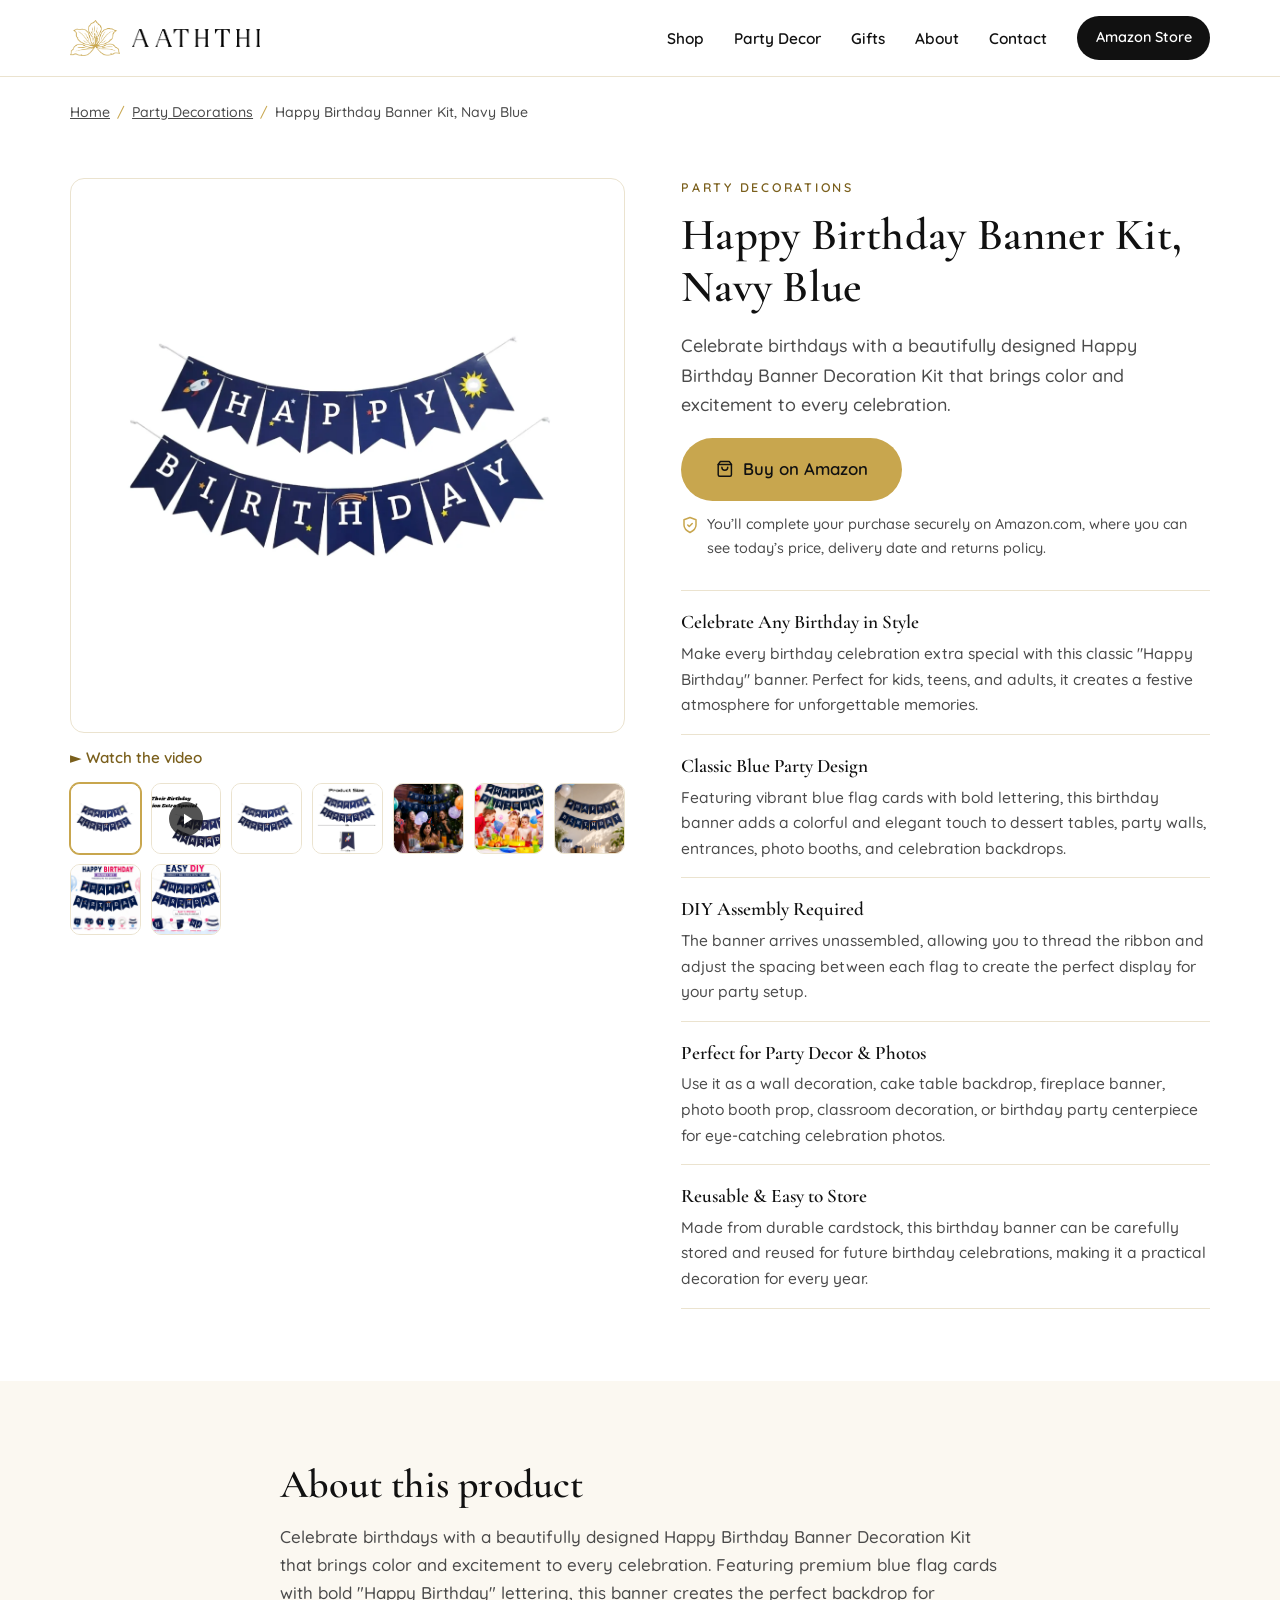
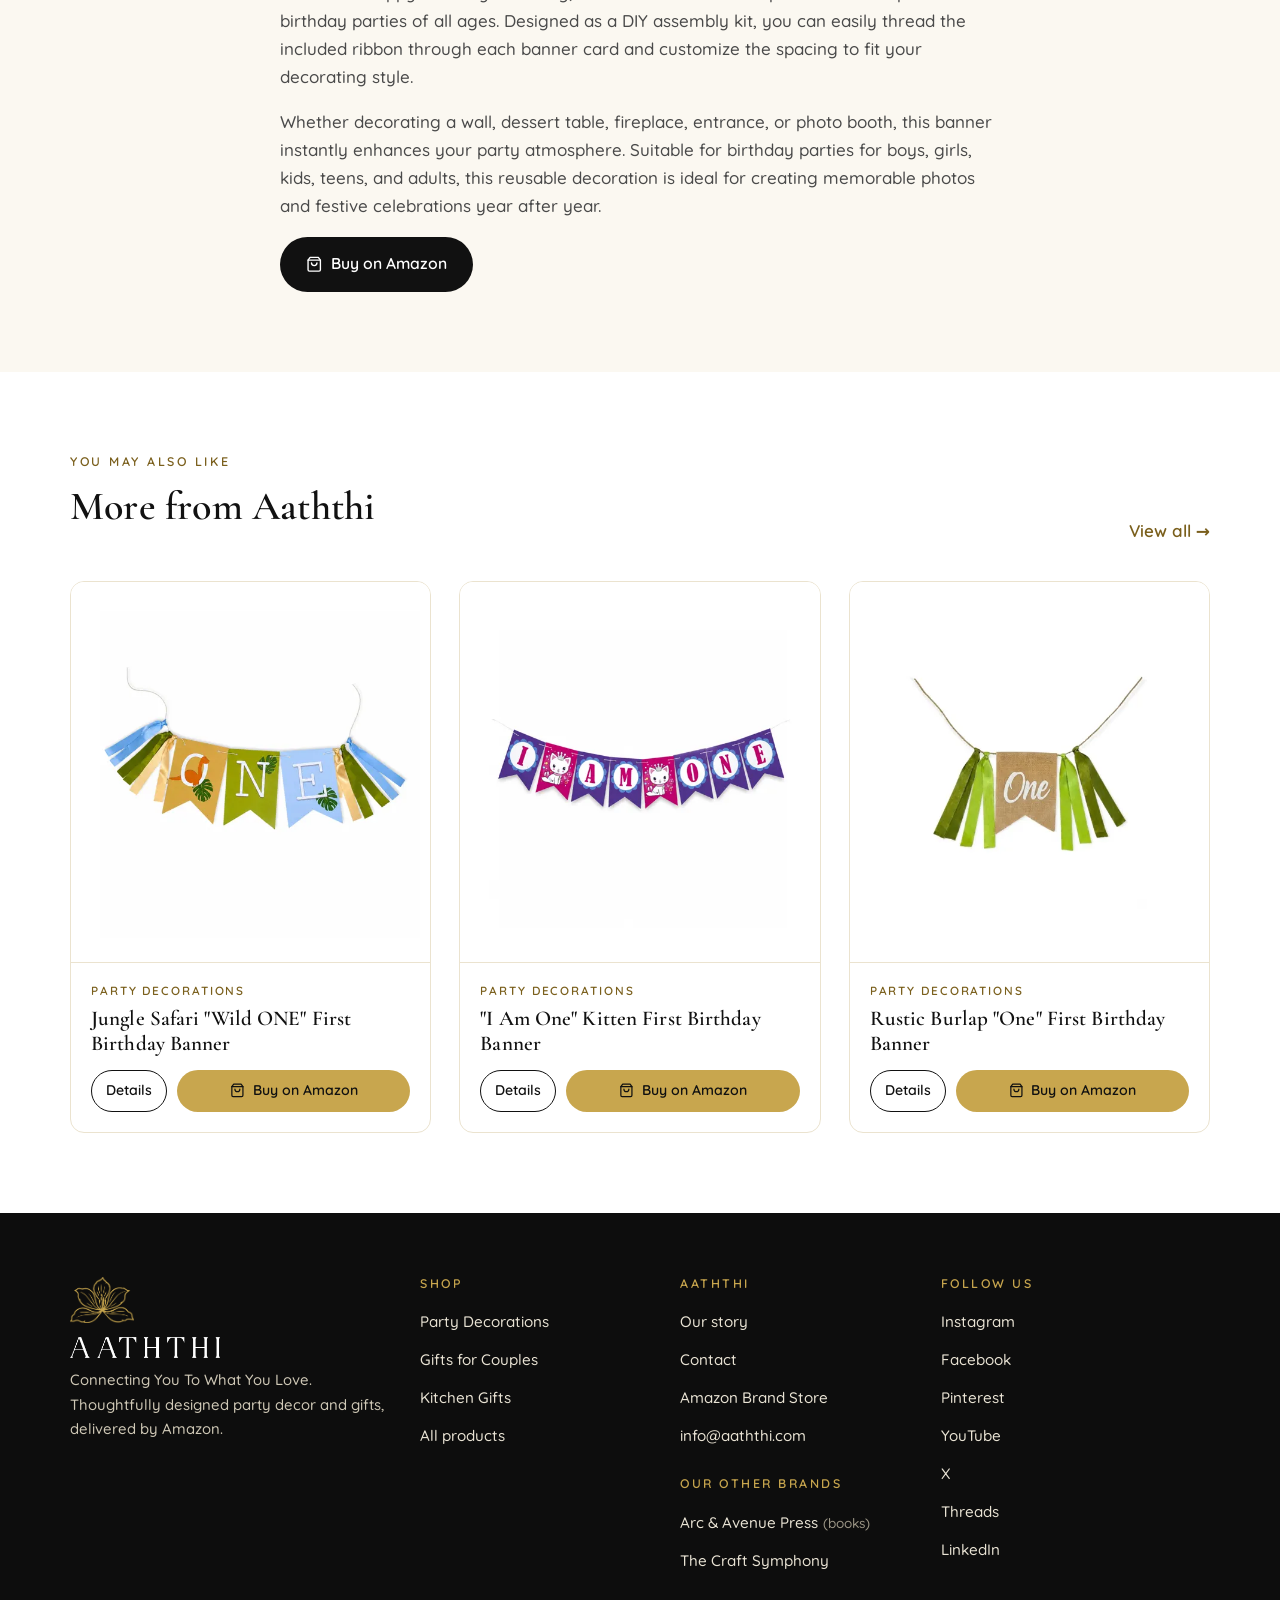
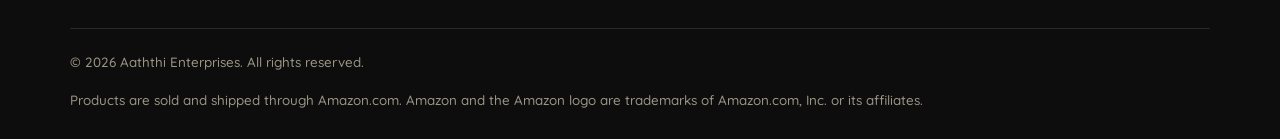
<file: products/happy-birthday-banner-blue/index.html>
<!doctype html>
<html lang="en">
<head>
<meta charset="utf-8">
<meta name="viewport" content="width=device-width, initial-scale=1">
<title>Happy Birthday Banner Kit, Navy Blue | AATHTHI</title>
<meta name="description" content="Celebrate birthdays with a beautifully designed Happy Birthday Banner Decoration Kit that brings color and excitement to every celebration.">
<link rel="canonical" href="https://www.aaththi.com/products/happy-birthday-banner-blue/">
<meta property="og:type" content="website">
<meta property="og:site_name" content="AATHTHI">
<meta property="og:title" content="Happy Birthday Banner Kit, Navy Blue | AATHTHI">
<meta property="og:description" content="Celebrate birthdays with a beautifully designed Happy Birthday Banner Decoration Kit that brings color and excitement to every celebration.">
<meta property="og:url" content="https://www.aaththi.com/products/happy-birthday-banner-blue/">
<meta property="og:image" content="https://www.aaththi.com/assets/products/happy-birthday-banner-blue/1.webp">
<meta name="twitter:card" content="summary_large_image">
<meta name="twitter:site" content="@aaththi_ent">
<meta name="theme-color" content="#ffffff">
<link rel="icon" href="../../favicon.png" type="image/png">
<link rel="apple-touch-icon" href="../../assets/brand/apple-touch-icon.png">
<link rel="preconnect" href="https://fonts.googleapis.com">
<link rel="preconnect" href="https://fonts.gstatic.com" crossorigin>
<link href="https://fonts.googleapis.com/css2?family=Cormorant+Garamond:ital,wght@0,500;0,600;1,500;1,600&family=Quicksand:wght@400;500;600;700&display=swap" rel="stylesheet">
<link rel="stylesheet" href="../../assets/css/style.css?v=20261107">
<script type="application/ld+json">{"@context": "https://schema.org", "@type": "Product", "name": "Happy Birthday Banner Kit, Navy Blue", "description": "Celebrate birthdays with a beautifully designed Happy Birthday Banner Decoration Kit that brings color and excitement to every celebration. Featuring premium blue flag cards with bold \"Happy Birthday\" lettering, this banner creates the perfect backdrop for birthday parties of all ages. Designed as a DIY assembly kit, you can easily thread the included ribbon through each banner card and customize the spacing to fit your decorating style. Whether decorating a wall, dessert table, fireplace, entrance, or photo booth, this banner instantly enhances your party atmosphere. Suitable for birthday parties for boys, girls, kids, teens, and adults, this reusable decoration is ideal for creating memorable photos and festive celebrations year after year.", "sku": "B0HD7VZR1M", "image": ["https://www.aaththi.com/assets/products/happy-birthday-banner-blue/1.webp", "https://www.aaththi.com/assets/products/happy-birthday-banner-blue/2.webp", "https://www.aaththi.com/assets/products/happy-birthday-banner-blue/3.webp", "https://www.aaththi.com/assets/products/happy-birthday-banner-blue/4.webp"], "brand": {"@type": "Brand", "name": "AATHTHI"}, "url": "https://www.aaththi.com/products/happy-birthday-banner-blue/"}</script><script type="application/ld+json">{"@context": "https://schema.org", "@type": "BreadcrumbList", "itemListElement": [{"@type": "ListItem", "position": 1, "name": "Home", "item": "https://www.aaththi.com/"}, {"@type": "ListItem", "position": 2, "name": "Party Decorations", "item": "https://www.aaththi.com/shop/"}, {"@type": "ListItem", "position": 3, "name": "Happy Birthday Banner Kit, Navy Blue"}]}</script>
</head>
<body>
<a class="skip" href="#content">Skip to content</a>
<header class="site-header">
  <div class="wrap nav">
    <a class="brand" href="../../" aria-label="AATHTHI home">
      <img class="mark" src="../../assets/brand/mark-gold.png" alt="" width="50" height="36">
      <img class="word" src="../../assets/brand/wordmark-black.png" alt="AATHTHI" width="128" height="18">
    </a>
    <button class="menu-toggle" aria-controls="menu" aria-expanded="false" aria-label="Menu">
      <svg viewBox="0 0 24 24" fill="none" stroke="currentColor" stroke-width="1.8" stroke-linecap="round" aria-hidden="true"><path d="M3 7h18M3 12h18M3 17h18"/></svg>
    </button>
    <ul class="menu" id="menu">
      <li><a href="../../shop/">Shop</a></li><li><a href="../../shop/#party">Party Decor</a></li><li><a href="../../shop/#couples">Gifts</a></li><li><a href="../../about/">About</a></li><li><a href="../../contact/">Contact</a></li>
      <li><a class="btn btn-dark" href="https://www.amazon.com/stores/AATHTHI/page/D9452E36-205C-4321-8BFA-5A0712A17366" data-asin="STORE" target="_blank" rel="noopener">Amazon Store</a></li>
    </ul>
  </div>
</header>
<main id="content">

<div class="wrap">
  <nav class="crumbs" aria-label="Breadcrumb" style="margin-top:24px">
    <a href="../../">Home</a><span aria-hidden="true">/</span><a href="../../shop/#party">Party Decorations</a><span aria-hidden="true">/</span><span>Happy Birthday Banner Kit, Navy Blue</span>
  </nav>
  <div class="pdp">
    <div class="gallery">
      <div class="main"><img id="main-img" src="../../assets/products/happy-birthday-banner-blue/1.webp" alt="Happy Birthday Banner Kit, Navy Blue" width="1200" height="1200" fetchpriority="high"><video id="main-video" controls playsinline preload="none" poster="../../assets/products/happy-birthday-banner-blue/video-poster.webp" hidden><source data-src="../../assets/products/happy-birthday-banner-blue/video.mp4" type="video/mp4">Your browser does not support video.</video></div>
      <p class="video-hint"><button type="button" class="link-arrow" id="watch-video">&#9658; Watch the video</button></p>
      <div class="thumbs"><button type="button" data-full="../../assets/products/happy-birthday-banner-blue/1.webp" aria-current="true" aria-label="Show image 1"><img src="../../assets/products/happy-birthday-banner-blue/1.webp" alt="Happy Birthday Banner Kit, Navy Blue, image 1" loading="lazy" width="120" height="120"></button><button type="button" class="vthumb" data-video="../../assets/products/happy-birthday-banner-blue/video.mp4" aria-current="false" aria-label="Play product video"><img src="../../assets/products/happy-birthday-banner-blue/video-poster.webp" alt="" loading="lazy" width="120" height="120"><span class="play" aria-hidden="true"><svg viewBox="0 0 24 24"><path d="M8 5v14l11-7z" fill="currentColor"/></svg></span></button><button type="button" data-full="../../assets/products/happy-birthday-banner-blue/2.webp" aria-current="false" aria-label="Show image 2"><img src="../../assets/products/happy-birthday-banner-blue/2.webp" alt="Happy Birthday Banner Kit, Navy Blue, image 2" loading="lazy" width="120" height="120"></button><button type="button" data-full="../../assets/products/happy-birthday-banner-blue/3.webp" aria-current="false" aria-label="Show image 3"><img src="../../assets/products/happy-birthday-banner-blue/3.webp" alt="Happy Birthday Banner Kit, Navy Blue, image 3" loading="lazy" width="120" height="120"></button><button type="button" data-full="../../assets/products/happy-birthday-banner-blue/4.webp" aria-current="false" aria-label="Show image 4"><img src="../../assets/products/happy-birthday-banner-blue/4.webp" alt="Happy Birthday Banner Kit, Navy Blue, image 4" loading="lazy" width="120" height="120"></button><button type="button" data-full="../../assets/products/happy-birthday-banner-blue/5.webp" aria-current="false" aria-label="Show image 5"><img src="../../assets/products/happy-birthday-banner-blue/5.webp" alt="Happy Birthday Banner Kit, Navy Blue, image 5" loading="lazy" width="120" height="120"></button><button type="button" data-full="../../assets/products/happy-birthday-banner-blue/6.webp" aria-current="false" aria-label="Show image 6"><img src="../../assets/products/happy-birthday-banner-blue/6.webp" alt="Happy Birthday Banner Kit, Navy Blue, image 6" loading="lazy" width="120" height="120"></button><button type="button" data-full="../../assets/products/happy-birthday-banner-blue/7.webp" aria-current="false" aria-label="Show image 7"><img src="../../assets/products/happy-birthday-banner-blue/7.webp" alt="Happy Birthday Banner Kit, Navy Blue, image 7" loading="lazy" width="120" height="120"></button><button type="button" data-full="../../assets/products/happy-birthday-banner-blue/8.webp" aria-current="false" aria-label="Show image 8"><img src="../../assets/products/happy-birthday-banner-blue/8.webp" alt="Happy Birthday Banner Kit, Navy Blue, image 8" loading="lazy" width="120" height="120"></button></div>
    </div>
    <div class="buybox">
      <span class="eyebrow">Party Decorations</span>
      <h1>Happy Birthday Banner Kit, Navy Blue</h1>
      <p class="lead">Celebrate birthdays with a beautifully designed Happy Birthday Banner Decoration Kit that brings color and excitement to every celebration.</p>
      <a class="btn btn-gold btn-lg" href="https://www.amazon.com/dp/B0HD7VZR1M" data-asin="B0HD7VZR1M" target="_blank" rel="noopener" aria-label="Buy on Amazon: Happy Birthday Banner Kit, Navy Blue (opens Amazon in a new tab)"><svg viewBox="0 0 24 24" fill="none" stroke="currentColor" stroke-width="2" stroke-linecap="round" stroke-linejoin="round" aria-hidden="true"><path d="M6 2 3 6v14a2 2 0 0 0 2 2h14a2 2 0 0 0 2-2V6l-3-4Z"/><path d="M3 6h18"/><path d="M16 10a4 4 0 0 1-8 0"/></svg>Buy on Amazon</a>
      <p class="buy-note"><svg viewBox="0 0 24 24" fill="none" stroke="currentColor" stroke-width="2" stroke-linecap="round" stroke-linejoin="round" aria-hidden="true"><path d="M12 22s8-4 8-10V5l-8-3-8 3v7c0 6 8 10 8 10Z"/><path d="m9 12 2 2 4-4"/></svg><span>You&rsquo;ll complete your purchase securely on Amazon.com, where you can see today&rsquo;s price, delivery date and returns policy.</span></p>
      <ul class="features"><li><strong>Celebrate Any Birthday in Style</strong><p>Make every birthday celebration extra special with this classic &quot;Happy Birthday&quot; banner. Perfect for kids, teens, and adults, it creates a festive atmosphere for unforgettable memories.</p></li><li><strong>Classic Blue Party Design</strong><p>Featuring vibrant blue flag cards with bold lettering, this birthday banner adds a colorful and elegant touch to dessert tables, party walls, entrances, photo booths, and celebration backdrops.</p></li><li><strong>DIY Assembly Required</strong><p>The banner arrives unassembled, allowing you to thread the ribbon and adjust the spacing between each flag to create the perfect display for your party setup.</p></li><li><strong>Perfect for Party Decor &amp; Photos</strong><p>Use it as a wall decoration, cake table backdrop, fireplace banner, photo booth prop, classroom decoration, or birthday party centerpiece for eye-catching celebration photos.</p></li><li><strong>Reusable &amp; Easy to Store</strong><p>Made from durable cardstock, this birthday banner can be carefully stored and reused for future birthday celebrations, making it a practical decoration for every year.</p></li></ul>
    </div>
  </div>
</div>
<section class="section tint">
  <div class="wrap desc">
    <h2>About this product</h2>
    <p>Celebrate birthdays with a beautifully designed Happy Birthday Banner Decoration Kit that brings color and excitement to every celebration. Featuring premium blue flag cards with bold &quot;Happy Birthday&quot; lettering, this banner creates the perfect backdrop for birthday parties of all ages. Designed as a DIY assembly kit, you can easily thread the included ribbon through each banner card and customize the spacing to fit your decorating style.</p><p>Whether decorating a wall, dessert table, fireplace, entrance, or photo booth, this banner instantly enhances your party atmosphere. Suitable for birthday parties for boys, girls, kids, teens, and adults, this reusable decoration is ideal for creating memorable photos and festive celebrations year after year.</p>
    <a class="btn btn-dark" href="https://www.amazon.com/dp/B0HD7VZR1M" data-asin="B0HD7VZR1M" target="_blank" rel="noopener" aria-label="Buy on Amazon: Happy Birthday Banner Kit, Navy Blue (opens Amazon in a new tab)"><svg viewBox="0 0 24 24" fill="none" stroke="currentColor" stroke-width="2" stroke-linecap="round" stroke-linejoin="round" aria-hidden="true"><path d="M6 2 3 6v14a2 2 0 0 0 2 2h14a2 2 0 0 0 2-2V6l-3-4Z"/><path d="M3 6h18"/><path d="M16 10a4 4 0 0 1-8 0"/></svg>Buy on Amazon</a>
  </div>
</section>
<section class="section">
  <div class="wrap">
    <div class="section-head"><div><span class="eyebrow">You may also like</span><h2>More from Aaththi</h2></div>
      <a class="link-arrow" href="../../shop/">View all &rarr;</a></div>
    <div class="grid"><article class="card" data-cat="party">
  <a class="thumb" href="../../products/jungle-safari-wild-one-banner/" tabindex="-1" aria-hidden="true"><img src="../../assets/products/jungle-safari-wild-one-banner/thumb.webp" alt="" loading="lazy" width="600" height="600"></a>
  <div class="body">
    <span class="cat-label">Party Decorations</span>
    <h3><a href="../../products/jungle-safari-wild-one-banner/">Jungle Safari &quot;Wild ONE&quot; First Birthday Banner</a></h3>
    <div class="card-actions">
      <a class="btn btn-line" href="../../products/jungle-safari-wild-one-banner/">Details</a>
      <a class="btn btn-gold" href="https://www.amazon.com/dp/B0HCYRZZZ1" data-asin="B0HCYRZZZ1" target="_blank" rel="noopener" aria-label="Buy on Amazon: Jungle Safari &quot;Wild ONE&quot; First Birthday Banner (opens Amazon in a new tab)"><svg viewBox="0 0 24 24" fill="none" stroke="currentColor" stroke-width="2" stroke-linecap="round" stroke-linejoin="round" aria-hidden="true"><path d="M6 2 3 6v14a2 2 0 0 0 2 2h14a2 2 0 0 0 2-2V6l-3-4Z"/><path d="M3 6h18"/><path d="M16 10a4 4 0 0 1-8 0"/></svg>Buy on Amazon</a>
    </div>
  </div>
</article><article class="card" data-cat="party">
  <a class="thumb" href="../../products/i-am-one-kitten-banner/" tabindex="-1" aria-hidden="true"><img src="../../assets/products/i-am-one-kitten-banner/thumb.webp" alt="" loading="lazy" width="600" height="600"></a>
  <div class="body">
    <span class="cat-label">Party Decorations</span>
    <h3><a href="../../products/i-am-one-kitten-banner/">&quot;I Am One&quot; Kitten First Birthday Banner</a></h3>
    <div class="card-actions">
      <a class="btn btn-line" href="../../products/i-am-one-kitten-banner/">Details</a>
      <a class="btn btn-gold" href="https://www.amazon.com/dp/B0HDBQ43VL" data-asin="B0HDBQ43VL" target="_blank" rel="noopener" aria-label="Buy on Amazon: &quot;I Am One&quot; Kitten First Birthday Banner (opens Amazon in a new tab)"><svg viewBox="0 0 24 24" fill="none" stroke="currentColor" stroke-width="2" stroke-linecap="round" stroke-linejoin="round" aria-hidden="true"><path d="M6 2 3 6v14a2 2 0 0 0 2 2h14a2 2 0 0 0 2-2V6l-3-4Z"/><path d="M3 6h18"/><path d="M16 10a4 4 0 0 1-8 0"/></svg>Buy on Amazon</a>
    </div>
  </div>
</article><article class="card" data-cat="party">
  <a class="thumb" href="../../products/rustic-burlap-one-banner/" tabindex="-1" aria-hidden="true"><img src="../../assets/products/rustic-burlap-one-banner/thumb.webp" alt="" loading="lazy" width="600" height="600"></a>
  <div class="body">
    <span class="cat-label">Party Decorations</span>
    <h3><a href="../../products/rustic-burlap-one-banner/">Rustic Burlap &quot;One&quot; First Birthday Banner</a></h3>
    <div class="card-actions">
      <a class="btn btn-line" href="../../products/rustic-burlap-one-banner/">Details</a>
      <a class="btn btn-gold" href="https://www.amazon.com/dp/B0HDB9KH23" data-asin="B0HDB9KH23" target="_blank" rel="noopener" aria-label="Buy on Amazon: Rustic Burlap &quot;One&quot; First Birthday Banner (opens Amazon in a new tab)"><svg viewBox="0 0 24 24" fill="none" stroke="currentColor" stroke-width="2" stroke-linecap="round" stroke-linejoin="round" aria-hidden="true"><path d="M6 2 3 6v14a2 2 0 0 0 2 2h14a2 2 0 0 0 2-2V6l-3-4Z"/><path d="M3 6h18"/><path d="M16 10a4 4 0 0 1-8 0"/></svg>Buy on Amazon</a>
    </div>
  </div>
</article></div>
  </div>
</section>
</main>
<footer class="site-footer">
  <div class="wrap">
    <div class="foot-grid">
      <div class="foot-brand">
        <img class="mark" src="../../assets/brand/mark-gold.png" alt="" width="64" height="46">
        <img class="word" src="../../assets/brand/wordmark-white.png" alt="AATHTHI" width="150" height="21">
        <p>Connecting You To What You Love. Thoughtfully designed party decor and gifts, delivered by Amazon.</p>
      </div>
      <div>
        <h2>Shop</h2>
        <ul><li><a href="../../shop/#party">Party Decorations</a></li><li><a href="../../shop/#couples">Gifts for Couples</a></li><li><a href="../../shop/#kitchen">Kitchen Gifts</a></li><li><a href="../../shop/">All products</a></li></ul>
      </div>
      <div>
        <h2>Aaththi</h2>
        <ul>
          <li><a href="../../about/">Our story</a></li>
          <li><a href="../../contact/">Contact</a></li>
          <li><a href="https://www.amazon.com/stores/AATHTHI/page/D9452E36-205C-4321-8BFA-5A0712A17366" data-asin="STORE" target="_blank" rel="noopener">Amazon Brand Store</a></li>
          <li><a href="mailto:info@aaththi.com">info@aaththi.com</a></li>
        </ul>
        <h2 style="margin-top:28px">Our other brands</h2>
        <ul><li><a href="https://www.amazon.com/author/arcavenuepress" target="_blank" rel="noopener">Arc &amp; Avenue Press</a> <span style="color:#9b9585;font-size:.85rem">(books)</span></li>
          <li><a href="https://www.thecraftsymphony.com/" target="_blank" rel="noopener">The Craft Symphony</a></li></ul>
      </div>
      <div>
        <h2>Follow us</h2>
        <ul><li><a href="https://www.instagram.com/aaththienterprises/" target="_blank" rel="noopener">Instagram</a></li><li><a href="https://www.facebook.com/aaththi/" target="_blank" rel="noopener">Facebook</a></li><li><a href="https://www.pinterest.com/aaththienterprises" target="_blank" rel="noopener">Pinterest</a></li><li><a href="https://www.youtube.com/@aaththienterprises" target="_blank" rel="noopener">YouTube</a></li><li><a href="https://x.com/aaththi_ent" target="_blank" rel="noopener">X</a></li><li><a href="https://www.threads.net/@aaththienterprises" target="_blank" rel="noopener">Threads</a></li><li><a href="https://www.linkedin.com/company/aaththi/" target="_blank" rel="noopener">LinkedIn</a></li></ul>
      </div>
    </div>
    <div class="foot-bottom">
      <span>&copy; <span id="year">2026</span> Aaththi Enterprises. All rights reserved.</span>
      <span>Products are sold and shipped through Amazon.com. Amazon and the Amazon logo are trademarks of Amazon.com, Inc. or its affiliates.</span>
    </div>
  </div>
</footer>
<script src="../../assets/js/amazon-links.js?v=20261107"></script>
<script src="../../assets/js/site.js?v=20261107"></script>
</body>
</html>
</file>
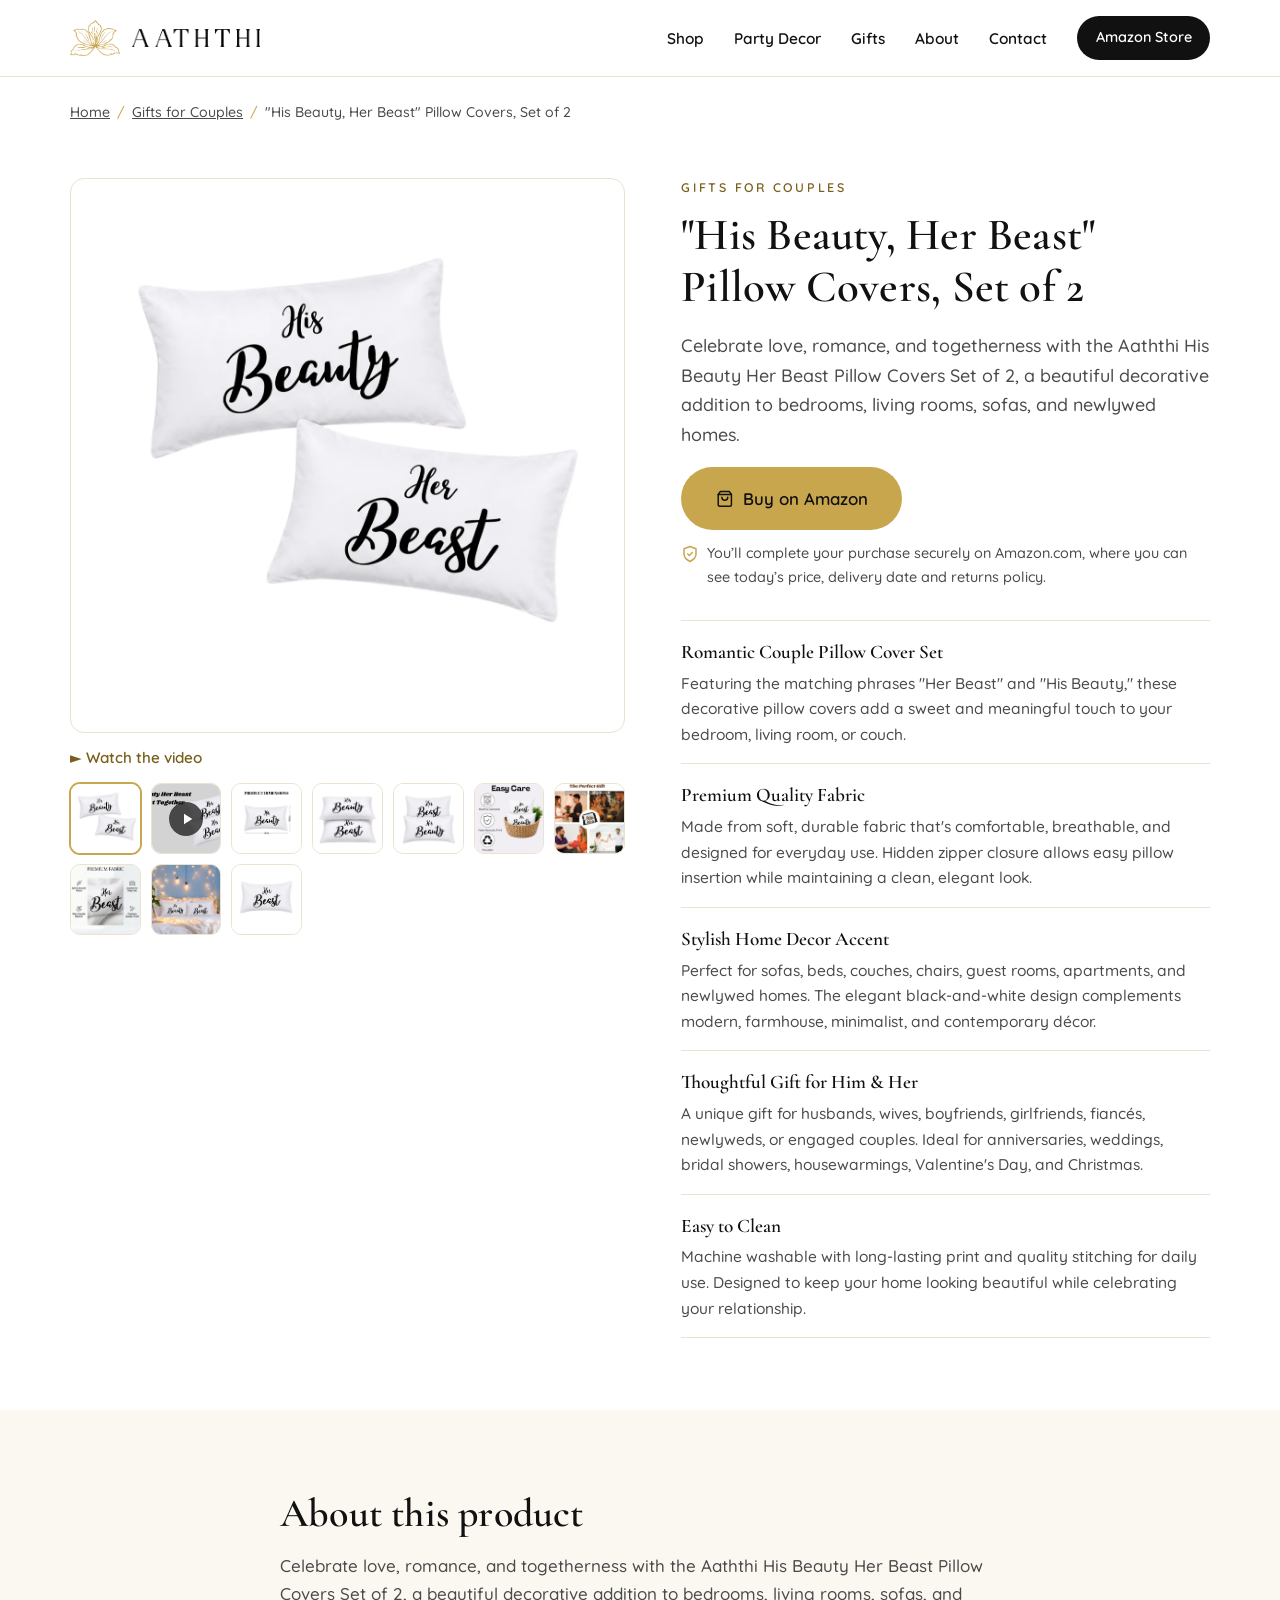
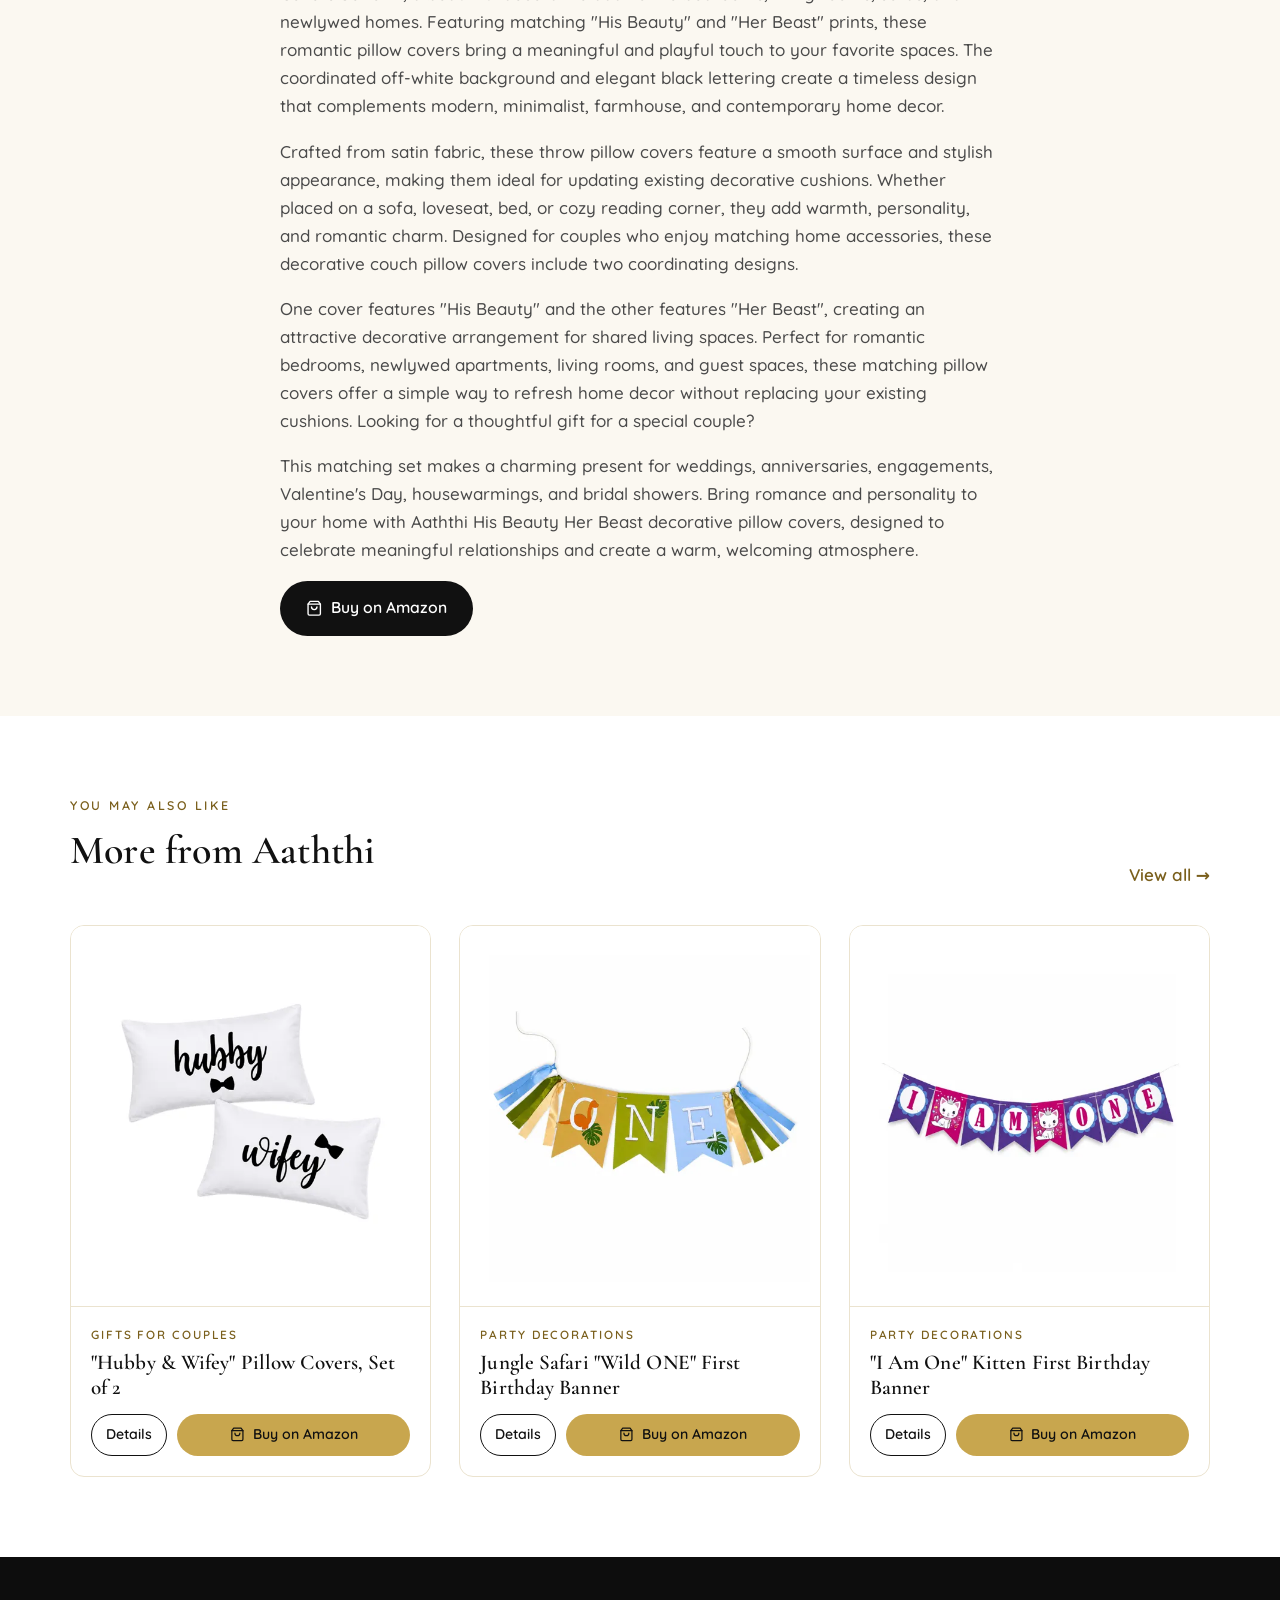
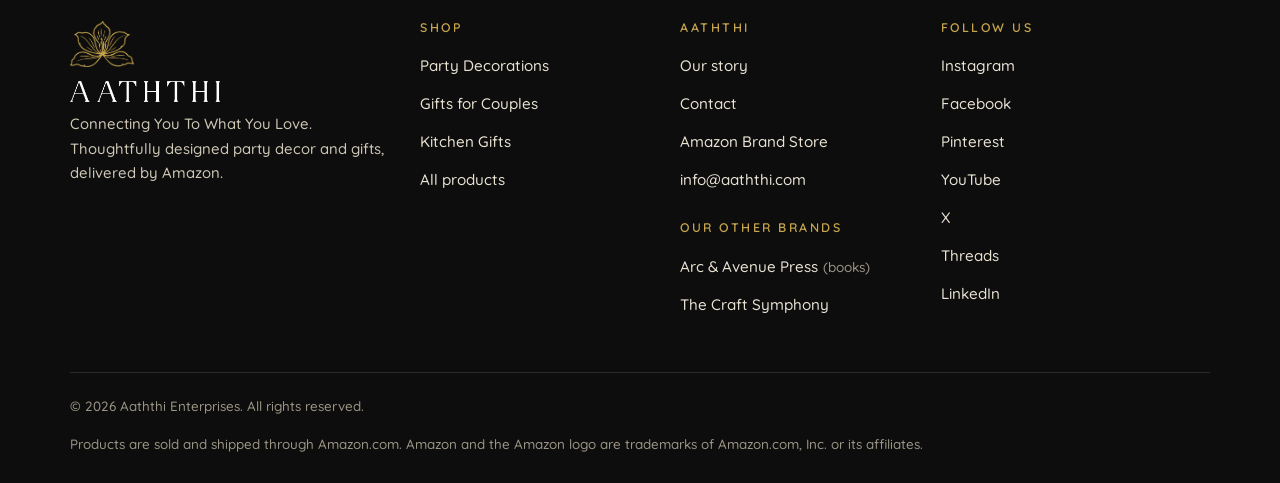
<file: products/his-beauty-her-beast-pillow-covers/index.html>
<!doctype html>
<html lang="en">
<head>
<meta charset="utf-8">
<meta name="viewport" content="width=device-width, initial-scale=1">
<title>His Beauty, Her Beast Pillow Covers, Set of 2 | AATHTHI</title>
<meta name="description" content="Celebrate love, romance, and togetherness with the Aaththi His Beauty Her Beast Pillow Covers Set of 2, a beautiful decorative addition to bedrooms, living room">
<link rel="canonical" href="https://www.aaththi.com/products/his-beauty-her-beast-pillow-covers/">
<meta property="og:type" content="website">
<meta property="og:site_name" content="AATHTHI">
<meta property="og:title" content="His Beauty, Her Beast Pillow Covers, Set of 2 | AATHTHI">
<meta property="og:description" content="Celebrate love, romance, and togetherness with the Aaththi His Beauty Her Beast Pillow Covers Set of 2, a beautiful decorative addition to bedrooms, living room">
<meta property="og:url" content="https://www.aaththi.com/products/his-beauty-her-beast-pillow-covers/">
<meta property="og:image" content="https://www.aaththi.com/assets/products/his-beauty-her-beast-pillow-covers/1.webp">
<meta name="twitter:card" content="summary_large_image">
<meta name="twitter:site" content="@aaththi_ent">
<meta name="theme-color" content="#ffffff">
<link rel="icon" href="../../favicon.png" type="image/png">
<link rel="apple-touch-icon" href="../../assets/brand/apple-touch-icon.png">
<link rel="preconnect" href="https://fonts.googleapis.com">
<link rel="preconnect" href="https://fonts.gstatic.com" crossorigin>
<link href="https://fonts.googleapis.com/css2?family=Cormorant+Garamond:ital,wght@0,500;0,600;1,500;1,600&family=Quicksand:wght@400;500;600;700&display=swap" rel="stylesheet">
<link rel="stylesheet" href="../../assets/css/style.css?v=20261107">
<script type="application/ld+json">{"@context": "https://schema.org", "@type": "Product", "name": "His Beauty, Her Beast Pillow Covers, Set of 2", "description": "Celebrate love, romance, and togetherness with the Aaththi His Beauty Her Beast Pillow Covers Set of 2, a beautiful decorative addition to bedrooms, living rooms, sofas, and newlywed homes. Featuring matching \"His Beauty\" and \"Her Beast\" prints, these romantic pillow covers bring a meaningful and playful touch to your favorite spaces. The coordinated off-white background and elegant black lettering create a timeless design that complements modern, minimalist, farmhouse, and contemporary home decor. Crafted from satin fabric, these throw pillow covers feature a smooth surface and stylish appearance, making them ideal for updating existing decorative cushions. Whether placed on a sofa, loveseat, bed, or cozy reading corner, they add warmth, personality, and romantic charm. Designed for couples who enjoy matching home accessories, these decorative couch pillow covers include two coordinating designs. One cover features \"His Beauty\" and the other features \"Her Beast\", creating an attractive decorative arrangement for shared living spaces. Perfect for romantic bedrooms, newlywed apartments, living rooms, and guest spaces, these matching pillow covers offer a simple way to refresh home decor without replacing your existing cushions. Looking for a thoughtful gift for a special couple? This matching set makes a charming present for weddings, anniversaries, engagements, Valentine's Day, housewarmings, and bridal showers. Bring romance and personality to your home with Aaththi His Beauty Her Beast decorative pillow covers, designed to celebrate meaningful relationships and create a warm, welcoming atmosphere.", "sku": "B0HD87DF4D", "image": ["https://www.aaththi.com/assets/products/his-beauty-her-beast-pillow-covers/1.webp", "https://www.aaththi.com/assets/products/his-beauty-her-beast-pillow-covers/2.webp", "https://www.aaththi.com/assets/products/his-beauty-her-beast-pillow-covers/3.webp", "https://www.aaththi.com/assets/products/his-beauty-her-beast-pillow-covers/4.webp"], "brand": {"@type": "Brand", "name": "AATHTHI"}, "url": "https://www.aaththi.com/products/his-beauty-her-beast-pillow-covers/"}</script><script type="application/ld+json">{"@context": "https://schema.org", "@type": "BreadcrumbList", "itemListElement": [{"@type": "ListItem", "position": 1, "name": "Home", "item": "https://www.aaththi.com/"}, {"@type": "ListItem", "position": 2, "name": "Gifts for Couples", "item": "https://www.aaththi.com/shop/"}, {"@type": "ListItem", "position": 3, "name": "His Beauty, Her Beast Pillow Covers, Set of 2"}]}</script>
</head>
<body>
<a class="skip" href="#content">Skip to content</a>
<header class="site-header">
  <div class="wrap nav">
    <a class="brand" href="../../" aria-label="AATHTHI home">
      <img class="mark" src="../../assets/brand/mark-gold.png" alt="" width="50" height="36">
      <img class="word" src="../../assets/brand/wordmark-black.png" alt="AATHTHI" width="128" height="18">
    </a>
    <button class="menu-toggle" aria-controls="menu" aria-expanded="false" aria-label="Menu">
      <svg viewBox="0 0 24 24" fill="none" stroke="currentColor" stroke-width="1.8" stroke-linecap="round" aria-hidden="true"><path d="M3 7h18M3 12h18M3 17h18"/></svg>
    </button>
    <ul class="menu" id="menu">
      <li><a href="../../shop/">Shop</a></li><li><a href="../../shop/#party">Party Decor</a></li><li><a href="../../shop/#couples">Gifts</a></li><li><a href="../../about/">About</a></li><li><a href="../../contact/">Contact</a></li>
      <li><a class="btn btn-dark" href="https://www.amazon.com/stores/AATHTHI/page/D9452E36-205C-4321-8BFA-5A0712A17366" data-asin="STORE" target="_blank" rel="noopener">Amazon Store</a></li>
    </ul>
  </div>
</header>
<main id="content">

<div class="wrap">
  <nav class="crumbs" aria-label="Breadcrumb" style="margin-top:24px">
    <a href="../../">Home</a><span aria-hidden="true">/</span><a href="../../shop/#couples">Gifts for Couples</a><span aria-hidden="true">/</span><span>&quot;His Beauty, Her Beast&quot; Pillow Covers, Set of 2</span>
  </nav>
  <div class="pdp">
    <div class="gallery">
      <div class="main"><img id="main-img" src="../../assets/products/his-beauty-her-beast-pillow-covers/1.webp" alt="His Beauty, Her Beast Pillow Covers, Set of 2" width="1200" height="1200" fetchpriority="high"><video id="main-video" controls playsinline preload="none" poster="../../assets/products/his-beauty-her-beast-pillow-covers/video-poster.webp" hidden><source data-src="../../assets/products/his-beauty-her-beast-pillow-covers/video.mp4" type="video/mp4">Your browser does not support video.</video></div>
      <p class="video-hint"><button type="button" class="link-arrow" id="watch-video">&#9658; Watch the video</button></p>
      <div class="thumbs"><button type="button" data-full="../../assets/products/his-beauty-her-beast-pillow-covers/1.webp" aria-current="true" aria-label="Show image 1"><img src="../../assets/products/his-beauty-her-beast-pillow-covers/1.webp" alt="His Beauty, Her Beast Pillow Covers, Set of 2, image 1" loading="lazy" width="120" height="120"></button><button type="button" class="vthumb" data-video="../../assets/products/his-beauty-her-beast-pillow-covers/video.mp4" aria-current="false" aria-label="Play product video"><img src="../../assets/products/his-beauty-her-beast-pillow-covers/video-poster.webp" alt="" loading="lazy" width="120" height="120"><span class="play" aria-hidden="true"><svg viewBox="0 0 24 24"><path d="M8 5v14l11-7z" fill="currentColor"/></svg></span></button><button type="button" data-full="../../assets/products/his-beauty-her-beast-pillow-covers/2.webp" aria-current="false" aria-label="Show image 2"><img src="../../assets/products/his-beauty-her-beast-pillow-covers/2.webp" alt="His Beauty, Her Beast Pillow Covers, Set of 2, image 2" loading="lazy" width="120" height="120"></button><button type="button" data-full="../../assets/products/his-beauty-her-beast-pillow-covers/3.webp" aria-current="false" aria-label="Show image 3"><img src="../../assets/products/his-beauty-her-beast-pillow-covers/3.webp" alt="His Beauty, Her Beast Pillow Covers, Set of 2, image 3" loading="lazy" width="120" height="120"></button><button type="button" data-full="../../assets/products/his-beauty-her-beast-pillow-covers/4.webp" aria-current="false" aria-label="Show image 4"><img src="../../assets/products/his-beauty-her-beast-pillow-covers/4.webp" alt="His Beauty, Her Beast Pillow Covers, Set of 2, image 4" loading="lazy" width="120" height="120"></button><button type="button" data-full="../../assets/products/his-beauty-her-beast-pillow-covers/5.webp" aria-current="false" aria-label="Show image 5"><img src="../../assets/products/his-beauty-her-beast-pillow-covers/5.webp" alt="His Beauty, Her Beast Pillow Covers, Set of 2, image 5" loading="lazy" width="120" height="120"></button><button type="button" data-full="../../assets/products/his-beauty-her-beast-pillow-covers/6.webp" aria-current="false" aria-label="Show image 6"><img src="../../assets/products/his-beauty-her-beast-pillow-covers/6.webp" alt="His Beauty, Her Beast Pillow Covers, Set of 2, image 6" loading="lazy" width="120" height="120"></button><button type="button" data-full="../../assets/products/his-beauty-her-beast-pillow-covers/7.webp" aria-current="false" aria-label="Show image 7"><img src="../../assets/products/his-beauty-her-beast-pillow-covers/7.webp" alt="His Beauty, Her Beast Pillow Covers, Set of 2, image 7" loading="lazy" width="120" height="120"></button><button type="button" data-full="../../assets/products/his-beauty-her-beast-pillow-covers/8.webp" aria-current="false" aria-label="Show image 8"><img src="../../assets/products/his-beauty-her-beast-pillow-covers/8.webp" alt="His Beauty, Her Beast Pillow Covers, Set of 2, image 8" loading="lazy" width="120" height="120"></button><button type="button" data-full="../../assets/products/his-beauty-her-beast-pillow-covers/9.webp" aria-current="false" aria-label="Show image 9"><img src="../../assets/products/his-beauty-her-beast-pillow-covers/9.webp" alt="His Beauty, Her Beast Pillow Covers, Set of 2, image 9" loading="lazy" width="120" height="120"></button></div>
    </div>
    <div class="buybox">
      <span class="eyebrow">Gifts for Couples</span>
      <h1>&quot;His Beauty, Her Beast&quot; Pillow Covers, Set of 2</h1>
      <p class="lead">Celebrate love, romance, and togetherness with the Aaththi His Beauty Her Beast Pillow Covers Set of 2, a beautiful decorative addition to bedrooms, living rooms, sofas, and newlywed homes.</p>
      <a class="btn btn-gold btn-lg" href="https://www.amazon.com/dp/B0HD87DF4D" data-asin="B0HD87DF4D" target="_blank" rel="noopener" aria-label="Buy on Amazon: &quot;His Beauty, Her Beast&quot; Pillow Covers, Set of 2 (opens Amazon in a new tab)"><svg viewBox="0 0 24 24" fill="none" stroke="currentColor" stroke-width="2" stroke-linecap="round" stroke-linejoin="round" aria-hidden="true"><path d="M6 2 3 6v14a2 2 0 0 0 2 2h14a2 2 0 0 0 2-2V6l-3-4Z"/><path d="M3 6h18"/><path d="M16 10a4 4 0 0 1-8 0"/></svg>Buy on Amazon</a>
      <p class="buy-note"><svg viewBox="0 0 24 24" fill="none" stroke="currentColor" stroke-width="2" stroke-linecap="round" stroke-linejoin="round" aria-hidden="true"><path d="M12 22s8-4 8-10V5l-8-3-8 3v7c0 6 8 10 8 10Z"/><path d="m9 12 2 2 4-4"/></svg><span>You&rsquo;ll complete your purchase securely on Amazon.com, where you can see today&rsquo;s price, delivery date and returns policy.</span></p>
      <ul class="features"><li><strong>Romantic Couple Pillow Cover Set</strong><p>Featuring the matching phrases &quot;Her Beast&quot; and &quot;His Beauty,&quot; these decorative pillow covers add a sweet and meaningful touch to your bedroom, living room, or couch.</p></li><li><strong>Premium Quality Fabric</strong><p>Made from soft, durable fabric that&#x27;s comfortable, breathable, and designed for everyday use. Hidden zipper closure allows easy pillow insertion while maintaining a clean, elegant look.</p></li><li><strong>Stylish Home Decor Accent</strong><p>Perfect for sofas, beds, couches, chairs, guest rooms, apartments, and newlywed homes. The elegant black-and-white design complements modern, farmhouse, minimalist, and contemporary décor.</p></li><li><strong>Thoughtful Gift for Him &amp; Her</strong><p>A unique gift for husbands, wives, boyfriends, girlfriends, fiancés, newlyweds, or engaged couples. Ideal for anniversaries, weddings, bridal showers, housewarmings, Valentine&#x27;s Day, and Christmas.</p></li><li><strong>Easy to Clean</strong><p>Machine washable with long-lasting print and quality stitching for daily use. Designed to keep your home looking beautiful while celebrating your relationship.</p></li></ul>
    </div>
  </div>
</div>
<section class="section tint">
  <div class="wrap desc">
    <h2>About this product</h2>
    <p>Celebrate love, romance, and togetherness with the Aaththi His Beauty Her Beast Pillow Covers Set of 2, a beautiful decorative addition to bedrooms, living rooms, sofas, and newlywed homes. Featuring matching &quot;His Beauty&quot; and &quot;Her Beast&quot; prints, these romantic pillow covers bring a meaningful and playful touch to your favorite spaces. The coordinated off-white background and elegant black lettering create a timeless design that complements modern, minimalist, farmhouse, and contemporary home decor.</p><p>Crafted from satin fabric, these throw pillow covers feature a smooth surface and stylish appearance, making them ideal for updating existing decorative cushions. Whether placed on a sofa, loveseat, bed, or cozy reading corner, they add warmth, personality, and romantic charm. Designed for couples who enjoy matching home accessories, these decorative couch pillow covers include two coordinating designs.</p><p>One cover features &quot;His Beauty&quot; and the other features &quot;Her Beast&quot;, creating an attractive decorative arrangement for shared living spaces. Perfect for romantic bedrooms, newlywed apartments, living rooms, and guest spaces, these matching pillow covers offer a simple way to refresh home decor without replacing your existing cushions. Looking for a thoughtful gift for a special couple?</p><p>This matching set makes a charming present for weddings, anniversaries, engagements, Valentine&#x27;s Day, housewarmings, and bridal showers. Bring romance and personality to your home with Aaththi His Beauty Her Beast decorative pillow covers, designed to celebrate meaningful relationships and create a warm, welcoming atmosphere.</p>
    <a class="btn btn-dark" href="https://www.amazon.com/dp/B0HD87DF4D" data-asin="B0HD87DF4D" target="_blank" rel="noopener" aria-label="Buy on Amazon: &quot;His Beauty, Her Beast&quot; Pillow Covers, Set of 2 (opens Amazon in a new tab)"><svg viewBox="0 0 24 24" fill="none" stroke="currentColor" stroke-width="2" stroke-linecap="round" stroke-linejoin="round" aria-hidden="true"><path d="M6 2 3 6v14a2 2 0 0 0 2 2h14a2 2 0 0 0 2-2V6l-3-4Z"/><path d="M3 6h18"/><path d="M16 10a4 4 0 0 1-8 0"/></svg>Buy on Amazon</a>
  </div>
</section>
<section class="section">
  <div class="wrap">
    <div class="section-head"><div><span class="eyebrow">You may also like</span><h2>More from Aaththi</h2></div>
      <a class="link-arrow" href="../../shop/">View all &rarr;</a></div>
    <div class="grid"><article class="card" data-cat="couples">
  <a class="thumb" href="../../products/hubby-wifey-pillow-covers/" tabindex="-1" aria-hidden="true"><img src="../../assets/products/hubby-wifey-pillow-covers/thumb.webp" alt="" loading="lazy" width="600" height="600"></a>
  <div class="body">
    <span class="cat-label">Gifts for Couples</span>
    <h3><a href="../../products/hubby-wifey-pillow-covers/">&quot;Hubby &amp; Wifey&quot; Pillow Covers, Set of 2</a></h3>
    <div class="card-actions">
      <a class="btn btn-line" href="../../products/hubby-wifey-pillow-covers/">Details</a>
      <a class="btn btn-gold" href="https://www.amazon.com/dp/B0HDCK9KJM" data-asin="B0HDCK9KJM" target="_blank" rel="noopener" aria-label="Buy on Amazon: &quot;Hubby &amp; Wifey&quot; Pillow Covers, Set of 2 (opens Amazon in a new tab)"><svg viewBox="0 0 24 24" fill="none" stroke="currentColor" stroke-width="2" stroke-linecap="round" stroke-linejoin="round" aria-hidden="true"><path d="M6 2 3 6v14a2 2 0 0 0 2 2h14a2 2 0 0 0 2-2V6l-3-4Z"/><path d="M3 6h18"/><path d="M16 10a4 4 0 0 1-8 0"/></svg>Buy on Amazon</a>
    </div>
  </div>
</article><article class="card" data-cat="party">
  <a class="thumb" href="../../products/jungle-safari-wild-one-banner/" tabindex="-1" aria-hidden="true"><img src="../../assets/products/jungle-safari-wild-one-banner/thumb.webp" alt="" loading="lazy" width="600" height="600"></a>
  <div class="body">
    <span class="cat-label">Party Decorations</span>
    <h3><a href="../../products/jungle-safari-wild-one-banner/">Jungle Safari &quot;Wild ONE&quot; First Birthday Banner</a></h3>
    <div class="card-actions">
      <a class="btn btn-line" href="../../products/jungle-safari-wild-one-banner/">Details</a>
      <a class="btn btn-gold" href="https://www.amazon.com/dp/B0HCYRZZZ1" data-asin="B0HCYRZZZ1" target="_blank" rel="noopener" aria-label="Buy on Amazon: Jungle Safari &quot;Wild ONE&quot; First Birthday Banner (opens Amazon in a new tab)"><svg viewBox="0 0 24 24" fill="none" stroke="currentColor" stroke-width="2" stroke-linecap="round" stroke-linejoin="round" aria-hidden="true"><path d="M6 2 3 6v14a2 2 0 0 0 2 2h14a2 2 0 0 0 2-2V6l-3-4Z"/><path d="M3 6h18"/><path d="M16 10a4 4 0 0 1-8 0"/></svg>Buy on Amazon</a>
    </div>
  </div>
</article><article class="card" data-cat="party">
  <a class="thumb" href="../../products/i-am-one-kitten-banner/" tabindex="-1" aria-hidden="true"><img src="../../assets/products/i-am-one-kitten-banner/thumb.webp" alt="" loading="lazy" width="600" height="600"></a>
  <div class="body">
    <span class="cat-label">Party Decorations</span>
    <h3><a href="../../products/i-am-one-kitten-banner/">&quot;I Am One&quot; Kitten First Birthday Banner</a></h3>
    <div class="card-actions">
      <a class="btn btn-line" href="../../products/i-am-one-kitten-banner/">Details</a>
      <a class="btn btn-gold" href="https://www.amazon.com/dp/B0HDBQ43VL" data-asin="B0HDBQ43VL" target="_blank" rel="noopener" aria-label="Buy on Amazon: &quot;I Am One&quot; Kitten First Birthday Banner (opens Amazon in a new tab)"><svg viewBox="0 0 24 24" fill="none" stroke="currentColor" stroke-width="2" stroke-linecap="round" stroke-linejoin="round" aria-hidden="true"><path d="M6 2 3 6v14a2 2 0 0 0 2 2h14a2 2 0 0 0 2-2V6l-3-4Z"/><path d="M3 6h18"/><path d="M16 10a4 4 0 0 1-8 0"/></svg>Buy on Amazon</a>
    </div>
  </div>
</article></div>
  </div>
</section>
</main>
<footer class="site-footer">
  <div class="wrap">
    <div class="foot-grid">
      <div class="foot-brand">
        <img class="mark" src="../../assets/brand/mark-gold.png" alt="" width="64" height="46">
        <img class="word" src="../../assets/brand/wordmark-white.png" alt="AATHTHI" width="150" height="21">
        <p>Connecting You To What You Love. Thoughtfully designed party decor and gifts, delivered by Amazon.</p>
      </div>
      <div>
        <h2>Shop</h2>
        <ul><li><a href="../../shop/#party">Party Decorations</a></li><li><a href="../../shop/#couples">Gifts for Couples</a></li><li><a href="../../shop/#kitchen">Kitchen Gifts</a></li><li><a href="../../shop/">All products</a></li></ul>
      </div>
      <div>
        <h2>Aaththi</h2>
        <ul>
          <li><a href="../../about/">Our story</a></li>
          <li><a href="../../contact/">Contact</a></li>
          <li><a href="https://www.amazon.com/stores/AATHTHI/page/D9452E36-205C-4321-8BFA-5A0712A17366" data-asin="STORE" target="_blank" rel="noopener">Amazon Brand Store</a></li>
          <li><a href="mailto:info@aaththi.com">info@aaththi.com</a></li>
        </ul>
        <h2 style="margin-top:28px">Our other brands</h2>
        <ul><li><a href="https://www.amazon.com/author/arcavenuepress" target="_blank" rel="noopener">Arc &amp; Avenue Press</a> <span style="color:#9b9585;font-size:.85rem">(books)</span></li>
          <li><a href="https://www.thecraftsymphony.com/" target="_blank" rel="noopener">The Craft Symphony</a></li></ul>
      </div>
      <div>
        <h2>Follow us</h2>
        <ul><li><a href="https://www.instagram.com/aaththienterprises/" target="_blank" rel="noopener">Instagram</a></li><li><a href="https://www.facebook.com/aaththi/" target="_blank" rel="noopener">Facebook</a></li><li><a href="https://www.pinterest.com/aaththienterprises" target="_blank" rel="noopener">Pinterest</a></li><li><a href="https://www.youtube.com/@aaththienterprises" target="_blank" rel="noopener">YouTube</a></li><li><a href="https://x.com/aaththi_ent" target="_blank" rel="noopener">X</a></li><li><a href="https://www.threads.net/@aaththienterprises" target="_blank" rel="noopener">Threads</a></li><li><a href="https://www.linkedin.com/company/aaththi/" target="_blank" rel="noopener">LinkedIn</a></li></ul>
      </div>
    </div>
    <div class="foot-bottom">
      <span>&copy; <span id="year">2026</span> Aaththi Enterprises. All rights reserved.</span>
      <span>Products are sold and shipped through Amazon.com. Amazon and the Amazon logo are trademarks of Amazon.com, Inc. or its affiliates.</span>
    </div>
  </div>
</footer>
<script src="../../assets/js/amazon-links.js?v=20261107"></script>
<script src="../../assets/js/site.js?v=20261107"></script>
</body>
</html>
</file>
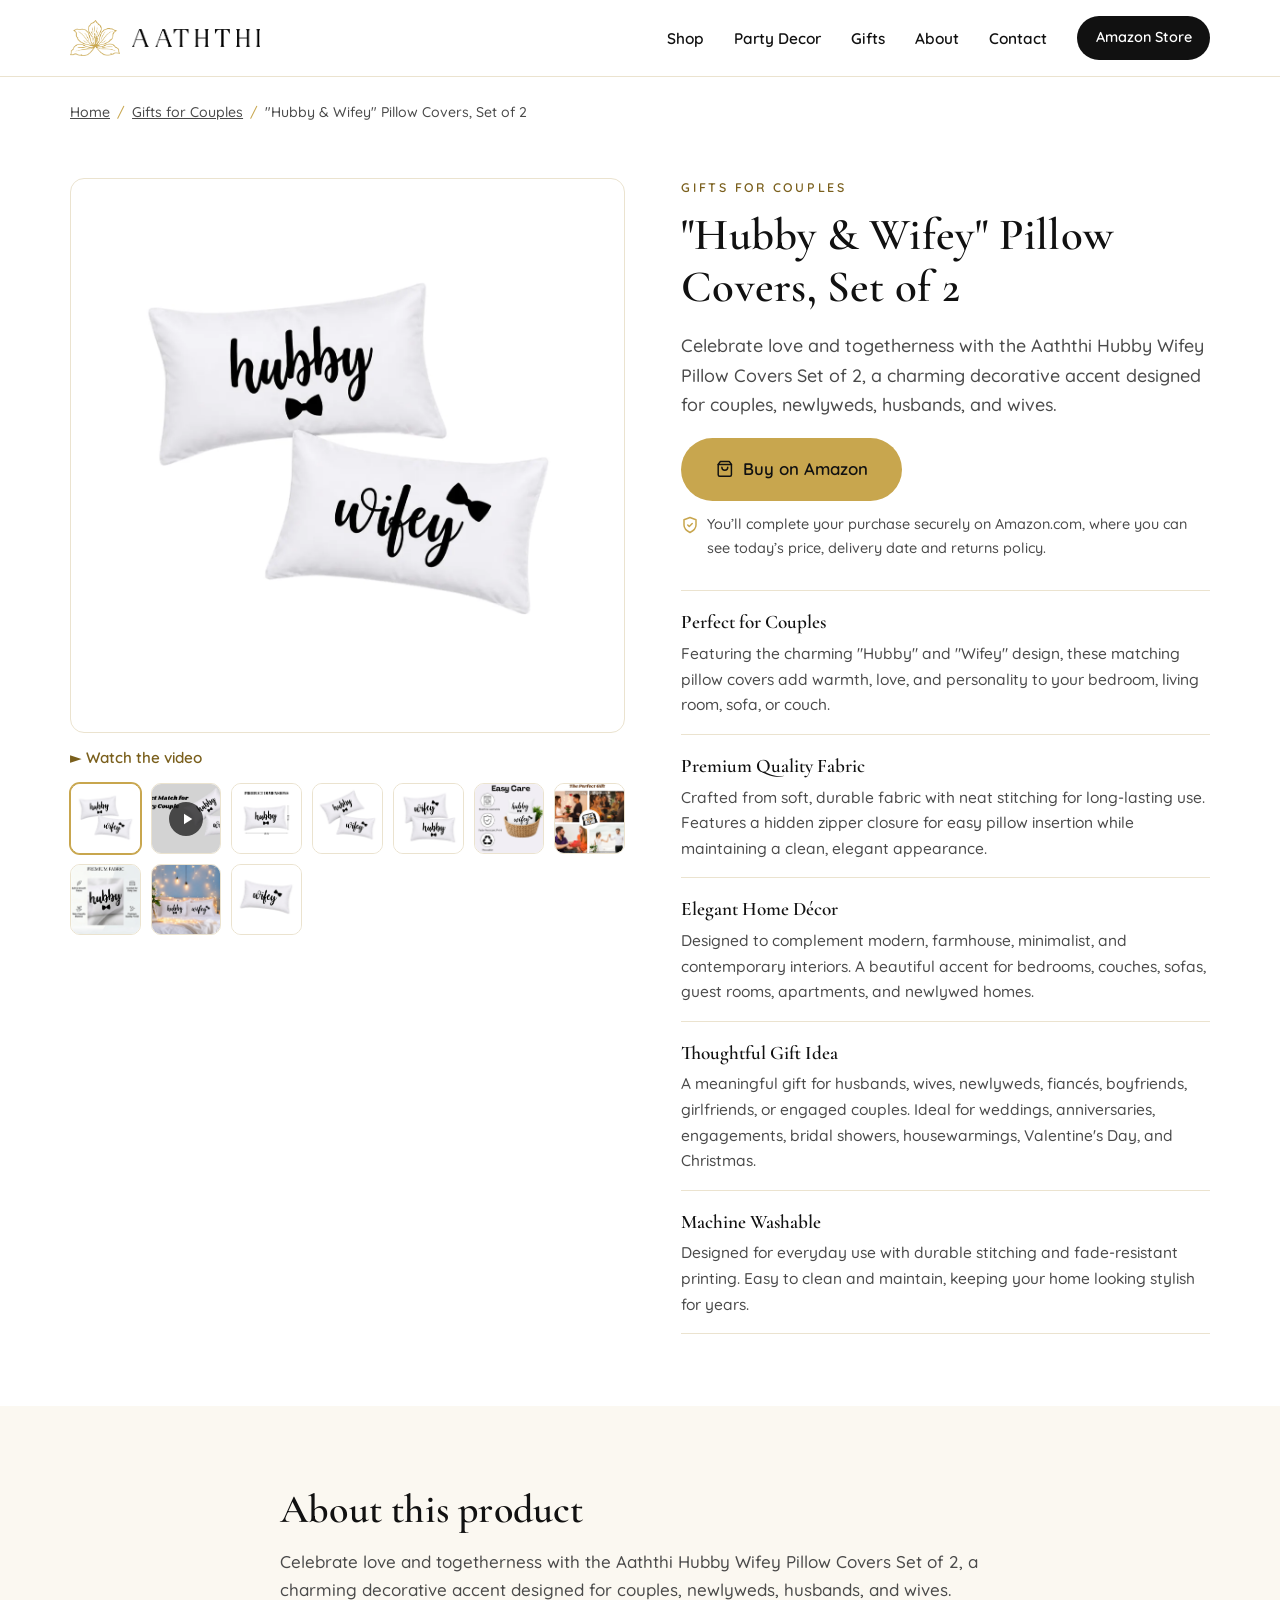
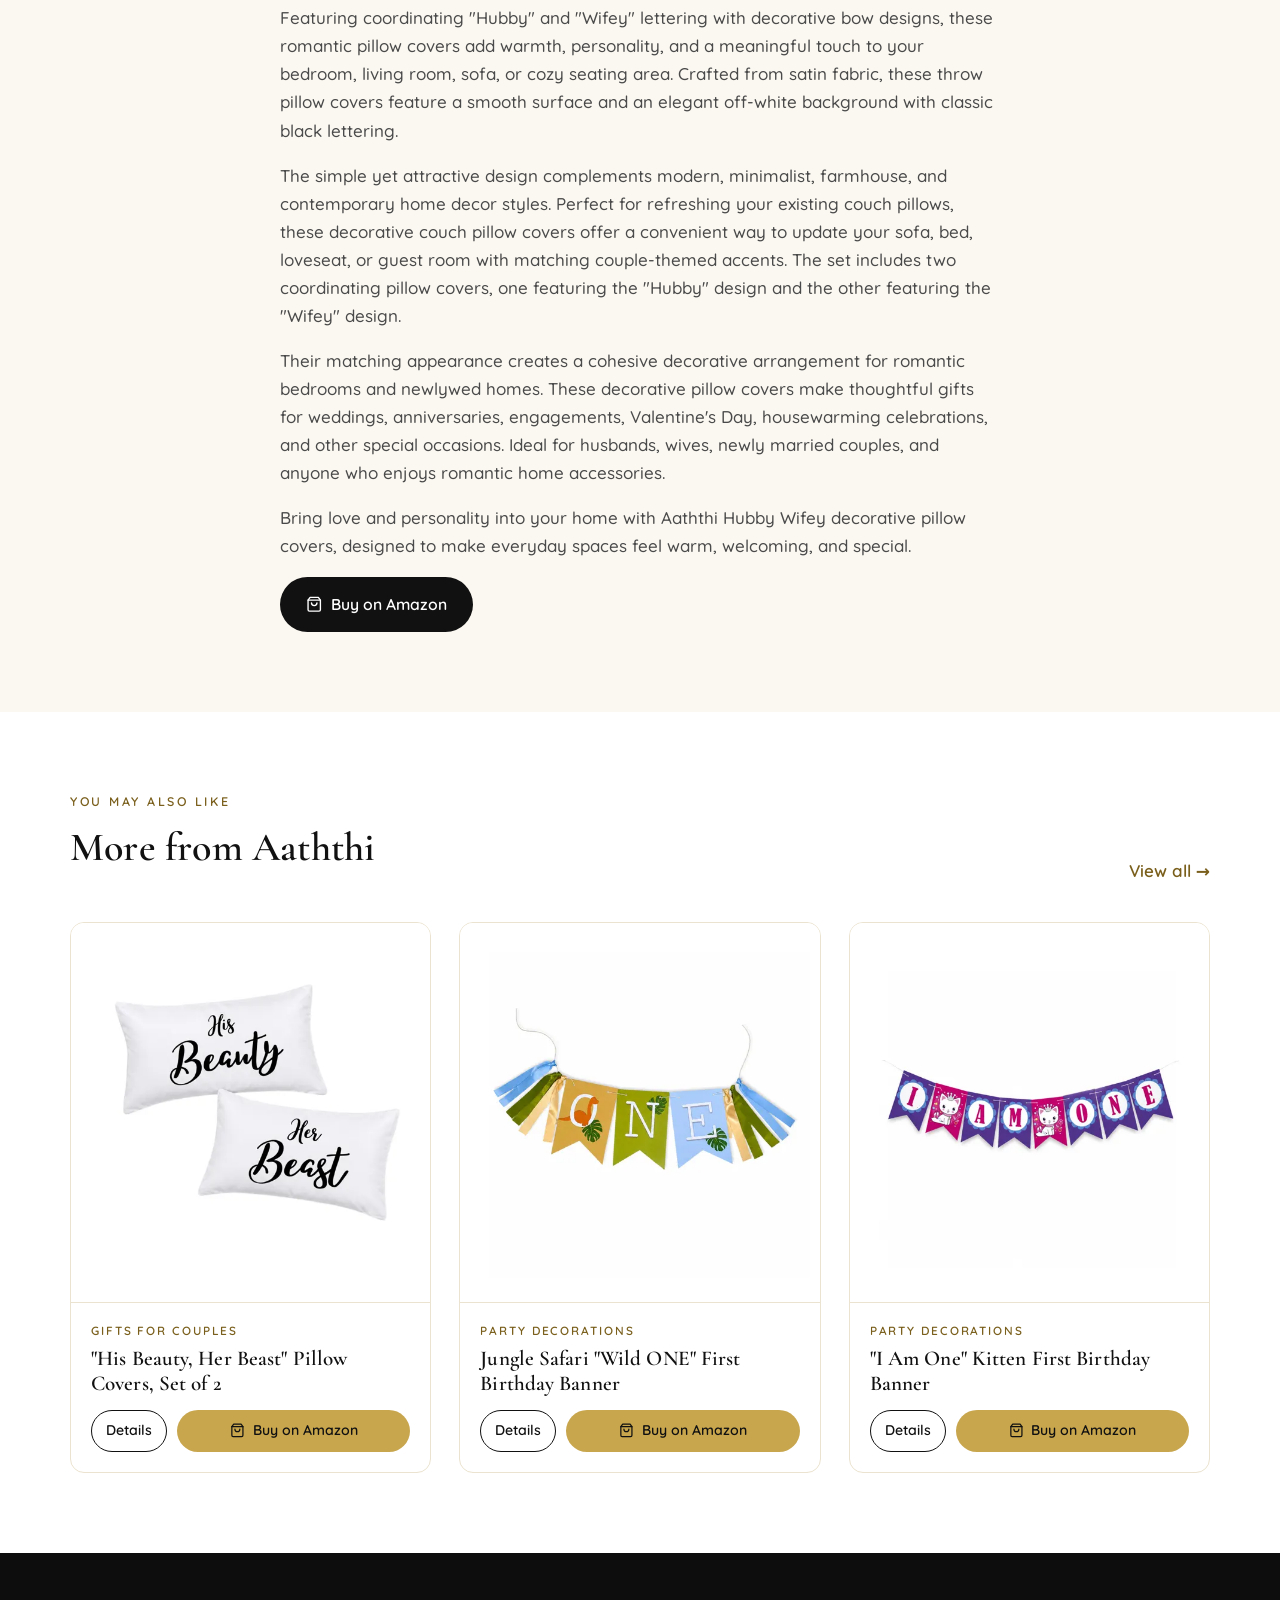
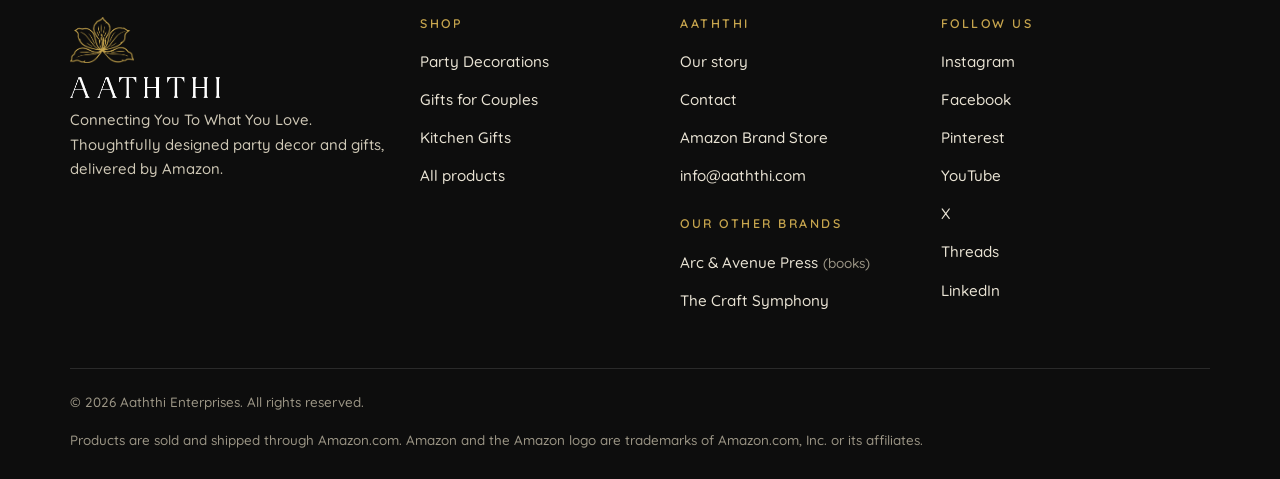
<file: products/hubby-wifey-pillow-covers/index.html>
<!doctype html>
<html lang="en">
<head>
<meta charset="utf-8">
<meta name="viewport" content="width=device-width, initial-scale=1">
<title>Hubby &amp; Wifey Pillow Covers, Set of 2 | AATHTHI</title>
<meta name="description" content="Celebrate love and togetherness with the Aaththi Hubby Wifey Pillow Covers Set of 2, a charming decorative accent designed for couples, newlyweds, husbands, and">
<link rel="canonical" href="https://www.aaththi.com/products/hubby-wifey-pillow-covers/">
<meta property="og:type" content="website">
<meta property="og:site_name" content="AATHTHI">
<meta property="og:title" content="Hubby &amp; Wifey Pillow Covers, Set of 2 | AATHTHI">
<meta property="og:description" content="Celebrate love and togetherness with the Aaththi Hubby Wifey Pillow Covers Set of 2, a charming decorative accent designed for couples, newlyweds, husbands, and">
<meta property="og:url" content="https://www.aaththi.com/products/hubby-wifey-pillow-covers/">
<meta property="og:image" content="https://www.aaththi.com/assets/products/hubby-wifey-pillow-covers/1.webp">
<meta name="twitter:card" content="summary_large_image">
<meta name="twitter:site" content="@aaththi_ent">
<meta name="theme-color" content="#ffffff">
<link rel="icon" href="../../favicon.png" type="image/png">
<link rel="apple-touch-icon" href="../../assets/brand/apple-touch-icon.png">
<link rel="preconnect" href="https://fonts.googleapis.com">
<link rel="preconnect" href="https://fonts.gstatic.com" crossorigin>
<link href="https://fonts.googleapis.com/css2?family=Cormorant+Garamond:ital,wght@0,500;0,600;1,500;1,600&family=Quicksand:wght@400;500;600;700&display=swap" rel="stylesheet">
<link rel="stylesheet" href="../../assets/css/style.css?v=20261107">
<script type="application/ld+json">{"@context": "https://schema.org", "@type": "Product", "name": "Hubby & Wifey Pillow Covers, Set of 2", "description": "Celebrate love and togetherness with the Aaththi Hubby Wifey Pillow Covers Set of 2, a charming decorative accent designed for couples, newlyweds, husbands, and wives. Featuring coordinating \"Hubby\" and \"Wifey\" lettering with decorative bow designs, these romantic pillow covers add warmth, personality, and a meaningful touch to your bedroom, living room, sofa, or cozy seating area. Crafted from satin fabric, these throw pillow covers feature a smooth surface and an elegant off-white background with classic black lettering. The simple yet attractive design complements modern, minimalist, farmhouse, and contemporary home decor styles. Perfect for refreshing your existing couch pillows, these decorative couch pillow covers offer a convenient way to update your sofa, bed, loveseat, or guest room with matching couple-themed accents. The set includes two coordinating pillow covers, one featuring the \"Hubby\" design and the other featuring the \"Wifey\" design. Their matching appearance creates a cohesive decorative arrangement for romantic bedrooms and newlywed homes. These decorative pillow covers make thoughtful gifts for weddings, anniversaries, engagements, Valentine's Day, housewarming celebrations, and other special occasions. Ideal for husbands, wives, newly married couples, and anyone who enjoys romantic home accessories. Bring love and personality into your home with Aaththi Hubby Wifey decorative pillow covers, designed to make everyday spaces feel warm, welcoming, and special.", "sku": "B0HDCK9KJM", "image": ["https://www.aaththi.com/assets/products/hubby-wifey-pillow-covers/1.webp", "https://www.aaththi.com/assets/products/hubby-wifey-pillow-covers/2.webp", "https://www.aaththi.com/assets/products/hubby-wifey-pillow-covers/3.webp", "https://www.aaththi.com/assets/products/hubby-wifey-pillow-covers/4.webp"], "brand": {"@type": "Brand", "name": "AATHTHI"}, "url": "https://www.aaththi.com/products/hubby-wifey-pillow-covers/"}</script><script type="application/ld+json">{"@context": "https://schema.org", "@type": "BreadcrumbList", "itemListElement": [{"@type": "ListItem", "position": 1, "name": "Home", "item": "https://www.aaththi.com/"}, {"@type": "ListItem", "position": 2, "name": "Gifts for Couples", "item": "https://www.aaththi.com/shop/"}, {"@type": "ListItem", "position": 3, "name": "Hubby & Wifey Pillow Covers, Set of 2"}]}</script>
</head>
<body>
<a class="skip" href="#content">Skip to content</a>
<header class="site-header">
  <div class="wrap nav">
    <a class="brand" href="../../" aria-label="AATHTHI home">
      <img class="mark" src="../../assets/brand/mark-gold.png" alt="" width="50" height="36">
      <img class="word" src="../../assets/brand/wordmark-black.png" alt="AATHTHI" width="128" height="18">
    </a>
    <button class="menu-toggle" aria-controls="menu" aria-expanded="false" aria-label="Menu">
      <svg viewBox="0 0 24 24" fill="none" stroke="currentColor" stroke-width="1.8" stroke-linecap="round" aria-hidden="true"><path d="M3 7h18M3 12h18M3 17h18"/></svg>
    </button>
    <ul class="menu" id="menu">
      <li><a href="../../shop/">Shop</a></li><li><a href="../../shop/#party">Party Decor</a></li><li><a href="../../shop/#couples">Gifts</a></li><li><a href="../../about/">About</a></li><li><a href="../../contact/">Contact</a></li>
      <li><a class="btn btn-dark" href="https://www.amazon.com/stores/AATHTHI/page/D9452E36-205C-4321-8BFA-5A0712A17366" data-asin="STORE" target="_blank" rel="noopener">Amazon Store</a></li>
    </ul>
  </div>
</header>
<main id="content">

<div class="wrap">
  <nav class="crumbs" aria-label="Breadcrumb" style="margin-top:24px">
    <a href="../../">Home</a><span aria-hidden="true">/</span><a href="../../shop/#couples">Gifts for Couples</a><span aria-hidden="true">/</span><span>&quot;Hubby &amp; Wifey&quot; Pillow Covers, Set of 2</span>
  </nav>
  <div class="pdp">
    <div class="gallery">
      <div class="main"><img id="main-img" src="../../assets/products/hubby-wifey-pillow-covers/1.webp" alt="Hubby &amp; Wifey Pillow Covers, Set of 2" width="1200" height="1200" fetchpriority="high"><video id="main-video" controls playsinline preload="none" poster="../../assets/products/hubby-wifey-pillow-covers/video-poster.webp" hidden><source data-src="../../assets/products/hubby-wifey-pillow-covers/video.mp4" type="video/mp4">Your browser does not support video.</video></div>
      <p class="video-hint"><button type="button" class="link-arrow" id="watch-video">&#9658; Watch the video</button></p>
      <div class="thumbs"><button type="button" data-full="../../assets/products/hubby-wifey-pillow-covers/1.webp" aria-current="true" aria-label="Show image 1"><img src="../../assets/products/hubby-wifey-pillow-covers/1.webp" alt="Hubby &amp; Wifey Pillow Covers, Set of 2, image 1" loading="lazy" width="120" height="120"></button><button type="button" class="vthumb" data-video="../../assets/products/hubby-wifey-pillow-covers/video.mp4" aria-current="false" aria-label="Play product video"><img src="../../assets/products/hubby-wifey-pillow-covers/video-poster.webp" alt="" loading="lazy" width="120" height="120"><span class="play" aria-hidden="true"><svg viewBox="0 0 24 24"><path d="M8 5v14l11-7z" fill="currentColor"/></svg></span></button><button type="button" data-full="../../assets/products/hubby-wifey-pillow-covers/2.webp" aria-current="false" aria-label="Show image 2"><img src="../../assets/products/hubby-wifey-pillow-covers/2.webp" alt="Hubby &amp; Wifey Pillow Covers, Set of 2, image 2" loading="lazy" width="120" height="120"></button><button type="button" data-full="../../assets/products/hubby-wifey-pillow-covers/3.webp" aria-current="false" aria-label="Show image 3"><img src="../../assets/products/hubby-wifey-pillow-covers/3.webp" alt="Hubby &amp; Wifey Pillow Covers, Set of 2, image 3" loading="lazy" width="120" height="120"></button><button type="button" data-full="../../assets/products/hubby-wifey-pillow-covers/4.webp" aria-current="false" aria-label="Show image 4"><img src="../../assets/products/hubby-wifey-pillow-covers/4.webp" alt="Hubby &amp; Wifey Pillow Covers, Set of 2, image 4" loading="lazy" width="120" height="120"></button><button type="button" data-full="../../assets/products/hubby-wifey-pillow-covers/5.webp" aria-current="false" aria-label="Show image 5"><img src="../../assets/products/hubby-wifey-pillow-covers/5.webp" alt="Hubby &amp; Wifey Pillow Covers, Set of 2, image 5" loading="lazy" width="120" height="120"></button><button type="button" data-full="../../assets/products/hubby-wifey-pillow-covers/6.webp" aria-current="false" aria-label="Show image 6"><img src="../../assets/products/hubby-wifey-pillow-covers/6.webp" alt="Hubby &amp; Wifey Pillow Covers, Set of 2, image 6" loading="lazy" width="120" height="120"></button><button type="button" data-full="../../assets/products/hubby-wifey-pillow-covers/7.webp" aria-current="false" aria-label="Show image 7"><img src="../../assets/products/hubby-wifey-pillow-covers/7.webp" alt="Hubby &amp; Wifey Pillow Covers, Set of 2, image 7" loading="lazy" width="120" height="120"></button><button type="button" data-full="../../assets/products/hubby-wifey-pillow-covers/8.webp" aria-current="false" aria-label="Show image 8"><img src="../../assets/products/hubby-wifey-pillow-covers/8.webp" alt="Hubby &amp; Wifey Pillow Covers, Set of 2, image 8" loading="lazy" width="120" height="120"></button><button type="button" data-full="../../assets/products/hubby-wifey-pillow-covers/9.webp" aria-current="false" aria-label="Show image 9"><img src="../../assets/products/hubby-wifey-pillow-covers/9.webp" alt="Hubby &amp; Wifey Pillow Covers, Set of 2, image 9" loading="lazy" width="120" height="120"></button></div>
    </div>
    <div class="buybox">
      <span class="eyebrow">Gifts for Couples</span>
      <h1>&quot;Hubby &amp; Wifey&quot; Pillow Covers, Set of 2</h1>
      <p class="lead">Celebrate love and togetherness with the Aaththi Hubby Wifey Pillow Covers Set of 2, a charming decorative accent designed for couples, newlyweds, husbands, and wives.</p>
      <a class="btn btn-gold btn-lg" href="https://www.amazon.com/dp/B0HDCK9KJM" data-asin="B0HDCK9KJM" target="_blank" rel="noopener" aria-label="Buy on Amazon: &quot;Hubby &amp; Wifey&quot; Pillow Covers, Set of 2 (opens Amazon in a new tab)"><svg viewBox="0 0 24 24" fill="none" stroke="currentColor" stroke-width="2" stroke-linecap="round" stroke-linejoin="round" aria-hidden="true"><path d="M6 2 3 6v14a2 2 0 0 0 2 2h14a2 2 0 0 0 2-2V6l-3-4Z"/><path d="M3 6h18"/><path d="M16 10a4 4 0 0 1-8 0"/></svg>Buy on Amazon</a>
      <p class="buy-note"><svg viewBox="0 0 24 24" fill="none" stroke="currentColor" stroke-width="2" stroke-linecap="round" stroke-linejoin="round" aria-hidden="true"><path d="M12 22s8-4 8-10V5l-8-3-8 3v7c0 6 8 10 8 10Z"/><path d="m9 12 2 2 4-4"/></svg><span>You&rsquo;ll complete your purchase securely on Amazon.com, where you can see today&rsquo;s price, delivery date and returns policy.</span></p>
      <ul class="features"><li><strong>Perfect for Couples</strong><p>Featuring the charming &quot;Hubby&quot; and &quot;Wifey&quot; design, these matching pillow covers add warmth, love, and personality to your bedroom, living room, sofa, or couch.</p></li><li><strong>Premium Quality Fabric</strong><p>Crafted from soft, durable fabric with neat stitching for long-lasting use. Features a hidden zipper closure for easy pillow insertion while maintaining a clean, elegant appearance.</p></li><li><strong>Elegant Home Décor</strong><p>Designed to complement modern, farmhouse, minimalist, and contemporary interiors. A beautiful accent for bedrooms, couches, sofas, guest rooms, apartments, and newlywed homes.</p></li><li><strong>Thoughtful Gift Idea</strong><p>A meaningful gift for husbands, wives, newlyweds, fiancés, boyfriends, girlfriends, or engaged couples. Ideal for weddings, anniversaries, engagements, bridal showers, housewarmings, Valentine&#x27;s Day, and Christmas.</p></li><li><strong>Machine Washable</strong><p>Designed for everyday use with durable stitching and fade-resistant printing. Easy to clean and maintain, keeping your home looking stylish for years.</p></li></ul>
    </div>
  </div>
</div>
<section class="section tint">
  <div class="wrap desc">
    <h2>About this product</h2>
    <p>Celebrate love and togetherness with the Aaththi Hubby Wifey Pillow Covers Set of 2, a charming decorative accent designed for couples, newlyweds, husbands, and wives. Featuring coordinating &quot;Hubby&quot; and &quot;Wifey&quot; lettering with decorative bow designs, these romantic pillow covers add warmth, personality, and a meaningful touch to your bedroom, living room, sofa, or cozy seating area. Crafted from satin fabric, these throw pillow covers feature a smooth surface and an elegant off-white background with classic black lettering.</p><p>The simple yet attractive design complements modern, minimalist, farmhouse, and contemporary home decor styles. Perfect for refreshing your existing couch pillows, these decorative couch pillow covers offer a convenient way to update your sofa, bed, loveseat, or guest room with matching couple-themed accents. The set includes two coordinating pillow covers, one featuring the &quot;Hubby&quot; design and the other featuring the &quot;Wifey&quot; design.</p><p>Their matching appearance creates a cohesive decorative arrangement for romantic bedrooms and newlywed homes. These decorative pillow covers make thoughtful gifts for weddings, anniversaries, engagements, Valentine&#x27;s Day, housewarming celebrations, and other special occasions. Ideal for husbands, wives, newly married couples, and anyone who enjoys romantic home accessories.</p><p>Bring love and personality into your home with Aaththi Hubby Wifey decorative pillow covers, designed to make everyday spaces feel warm, welcoming, and special.</p>
    <a class="btn btn-dark" href="https://www.amazon.com/dp/B0HDCK9KJM" data-asin="B0HDCK9KJM" target="_blank" rel="noopener" aria-label="Buy on Amazon: &quot;Hubby &amp; Wifey&quot; Pillow Covers, Set of 2 (opens Amazon in a new tab)"><svg viewBox="0 0 24 24" fill="none" stroke="currentColor" stroke-width="2" stroke-linecap="round" stroke-linejoin="round" aria-hidden="true"><path d="M6 2 3 6v14a2 2 0 0 0 2 2h14a2 2 0 0 0 2-2V6l-3-4Z"/><path d="M3 6h18"/><path d="M16 10a4 4 0 0 1-8 0"/></svg>Buy on Amazon</a>
  </div>
</section>
<section class="section">
  <div class="wrap">
    <div class="section-head"><div><span class="eyebrow">You may also like</span><h2>More from Aaththi</h2></div>
      <a class="link-arrow" href="../../shop/">View all &rarr;</a></div>
    <div class="grid"><article class="card" data-cat="couples">
  <a class="thumb" href="../../products/his-beauty-her-beast-pillow-covers/" tabindex="-1" aria-hidden="true"><img src="../../assets/products/his-beauty-her-beast-pillow-covers/thumb.webp" alt="" loading="lazy" width="600" height="600"></a>
  <div class="body">
    <span class="cat-label">Gifts for Couples</span>
    <h3><a href="../../products/his-beauty-her-beast-pillow-covers/">&quot;His Beauty, Her Beast&quot; Pillow Covers, Set of 2</a></h3>
    <div class="card-actions">
      <a class="btn btn-line" href="../../products/his-beauty-her-beast-pillow-covers/">Details</a>
      <a class="btn btn-gold" href="https://www.amazon.com/dp/B0HD87DF4D" data-asin="B0HD87DF4D" target="_blank" rel="noopener" aria-label="Buy on Amazon: &quot;His Beauty, Her Beast&quot; Pillow Covers, Set of 2 (opens Amazon in a new tab)"><svg viewBox="0 0 24 24" fill="none" stroke="currentColor" stroke-width="2" stroke-linecap="round" stroke-linejoin="round" aria-hidden="true"><path d="M6 2 3 6v14a2 2 0 0 0 2 2h14a2 2 0 0 0 2-2V6l-3-4Z"/><path d="M3 6h18"/><path d="M16 10a4 4 0 0 1-8 0"/></svg>Buy on Amazon</a>
    </div>
  </div>
</article><article class="card" data-cat="party">
  <a class="thumb" href="../../products/jungle-safari-wild-one-banner/" tabindex="-1" aria-hidden="true"><img src="../../assets/products/jungle-safari-wild-one-banner/thumb.webp" alt="" loading="lazy" width="600" height="600"></a>
  <div class="body">
    <span class="cat-label">Party Decorations</span>
    <h3><a href="../../products/jungle-safari-wild-one-banner/">Jungle Safari &quot;Wild ONE&quot; First Birthday Banner</a></h3>
    <div class="card-actions">
      <a class="btn btn-line" href="../../products/jungle-safari-wild-one-banner/">Details</a>
      <a class="btn btn-gold" href="https://www.amazon.com/dp/B0HCYRZZZ1" data-asin="B0HCYRZZZ1" target="_blank" rel="noopener" aria-label="Buy on Amazon: Jungle Safari &quot;Wild ONE&quot; First Birthday Banner (opens Amazon in a new tab)"><svg viewBox="0 0 24 24" fill="none" stroke="currentColor" stroke-width="2" stroke-linecap="round" stroke-linejoin="round" aria-hidden="true"><path d="M6 2 3 6v14a2 2 0 0 0 2 2h14a2 2 0 0 0 2-2V6l-3-4Z"/><path d="M3 6h18"/><path d="M16 10a4 4 0 0 1-8 0"/></svg>Buy on Amazon</a>
    </div>
  </div>
</article><article class="card" data-cat="party">
  <a class="thumb" href="../../products/i-am-one-kitten-banner/" tabindex="-1" aria-hidden="true"><img src="../../assets/products/i-am-one-kitten-banner/thumb.webp" alt="" loading="lazy" width="600" height="600"></a>
  <div class="body">
    <span class="cat-label">Party Decorations</span>
    <h3><a href="../../products/i-am-one-kitten-banner/">&quot;I Am One&quot; Kitten First Birthday Banner</a></h3>
    <div class="card-actions">
      <a class="btn btn-line" href="../../products/i-am-one-kitten-banner/">Details</a>
      <a class="btn btn-gold" href="https://www.amazon.com/dp/B0HDBQ43VL" data-asin="B0HDBQ43VL" target="_blank" rel="noopener" aria-label="Buy on Amazon: &quot;I Am One&quot; Kitten First Birthday Banner (opens Amazon in a new tab)"><svg viewBox="0 0 24 24" fill="none" stroke="currentColor" stroke-width="2" stroke-linecap="round" stroke-linejoin="round" aria-hidden="true"><path d="M6 2 3 6v14a2 2 0 0 0 2 2h14a2 2 0 0 0 2-2V6l-3-4Z"/><path d="M3 6h18"/><path d="M16 10a4 4 0 0 1-8 0"/></svg>Buy on Amazon</a>
    </div>
  </div>
</article></div>
  </div>
</section>
</main>
<footer class="site-footer">
  <div class="wrap">
    <div class="foot-grid">
      <div class="foot-brand">
        <img class="mark" src="../../assets/brand/mark-gold.png" alt="" width="64" height="46">
        <img class="word" src="../../assets/brand/wordmark-white.png" alt="AATHTHI" width="150" height="21">
        <p>Connecting You To What You Love. Thoughtfully designed party decor and gifts, delivered by Amazon.</p>
      </div>
      <div>
        <h2>Shop</h2>
        <ul><li><a href="../../shop/#party">Party Decorations</a></li><li><a href="../../shop/#couples">Gifts for Couples</a></li><li><a href="../../shop/#kitchen">Kitchen Gifts</a></li><li><a href="../../shop/">All products</a></li></ul>
      </div>
      <div>
        <h2>Aaththi</h2>
        <ul>
          <li><a href="../../about/">Our story</a></li>
          <li><a href="../../contact/">Contact</a></li>
          <li><a href="https://www.amazon.com/stores/AATHTHI/page/D9452E36-205C-4321-8BFA-5A0712A17366" data-asin="STORE" target="_blank" rel="noopener">Amazon Brand Store</a></li>
          <li><a href="mailto:info@aaththi.com">info@aaththi.com</a></li>
        </ul>
        <h2 style="margin-top:28px">Our other brands</h2>
        <ul><li><a href="https://www.amazon.com/author/arcavenuepress" target="_blank" rel="noopener">Arc &amp; Avenue Press</a> <span style="color:#9b9585;font-size:.85rem">(books)</span></li>
          <li><a href="https://www.thecraftsymphony.com/" target="_blank" rel="noopener">The Craft Symphony</a></li></ul>
      </div>
      <div>
        <h2>Follow us</h2>
        <ul><li><a href="https://www.instagram.com/aaththienterprises/" target="_blank" rel="noopener">Instagram</a></li><li><a href="https://www.facebook.com/aaththi/" target="_blank" rel="noopener">Facebook</a></li><li><a href="https://www.pinterest.com/aaththienterprises" target="_blank" rel="noopener">Pinterest</a></li><li><a href="https://www.youtube.com/@aaththienterprises" target="_blank" rel="noopener">YouTube</a></li><li><a href="https://x.com/aaththi_ent" target="_blank" rel="noopener">X</a></li><li><a href="https://www.threads.net/@aaththienterprises" target="_blank" rel="noopener">Threads</a></li><li><a href="https://www.linkedin.com/company/aaththi/" target="_blank" rel="noopener">LinkedIn</a></li></ul>
      </div>
    </div>
    <div class="foot-bottom">
      <span>&copy; <span id="year">2026</span> Aaththi Enterprises. All rights reserved.</span>
      <span>Products are sold and shipped through Amazon.com. Amazon and the Amazon logo are trademarks of Amazon.com, Inc. or its affiliates.</span>
    </div>
  </div>
</footer>
<script src="../../assets/js/amazon-links.js?v=20261107"></script>
<script src="../../assets/js/site.js?v=20261107"></script>
</body>
</html>
</file>
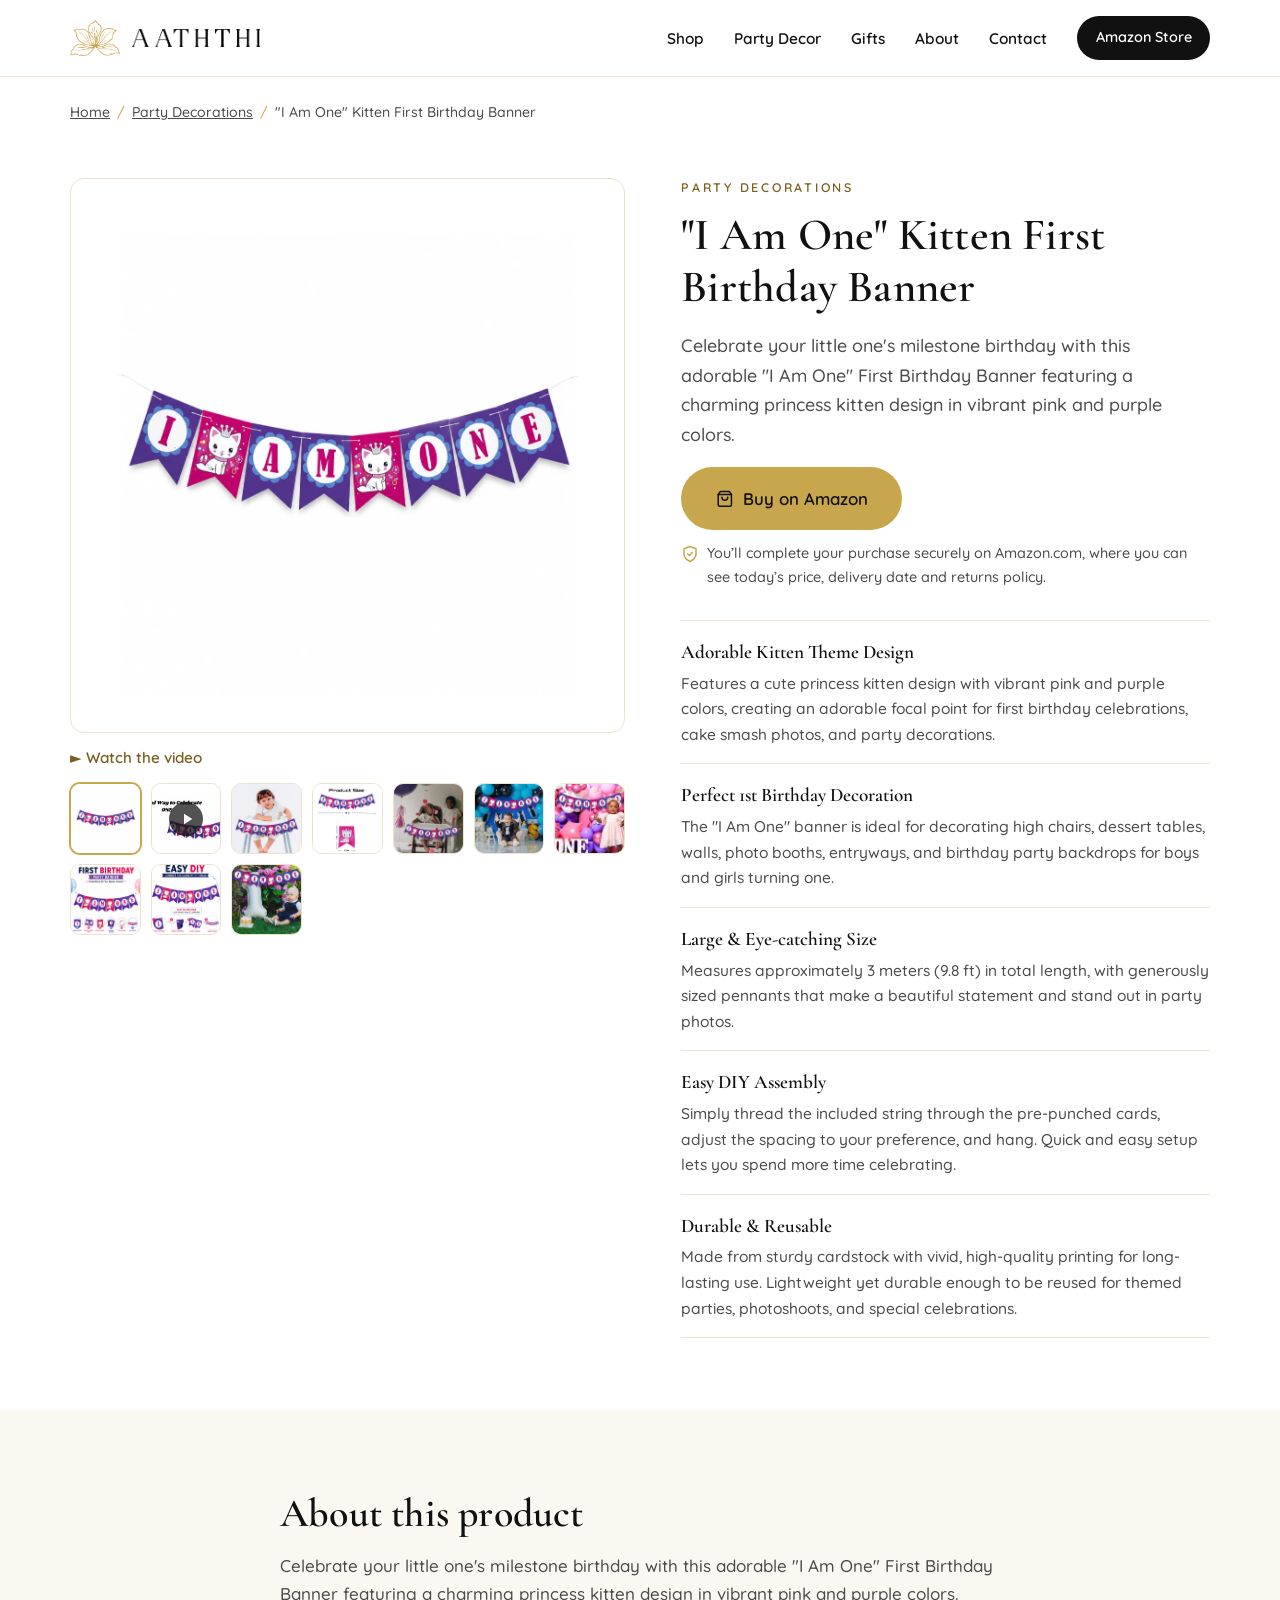
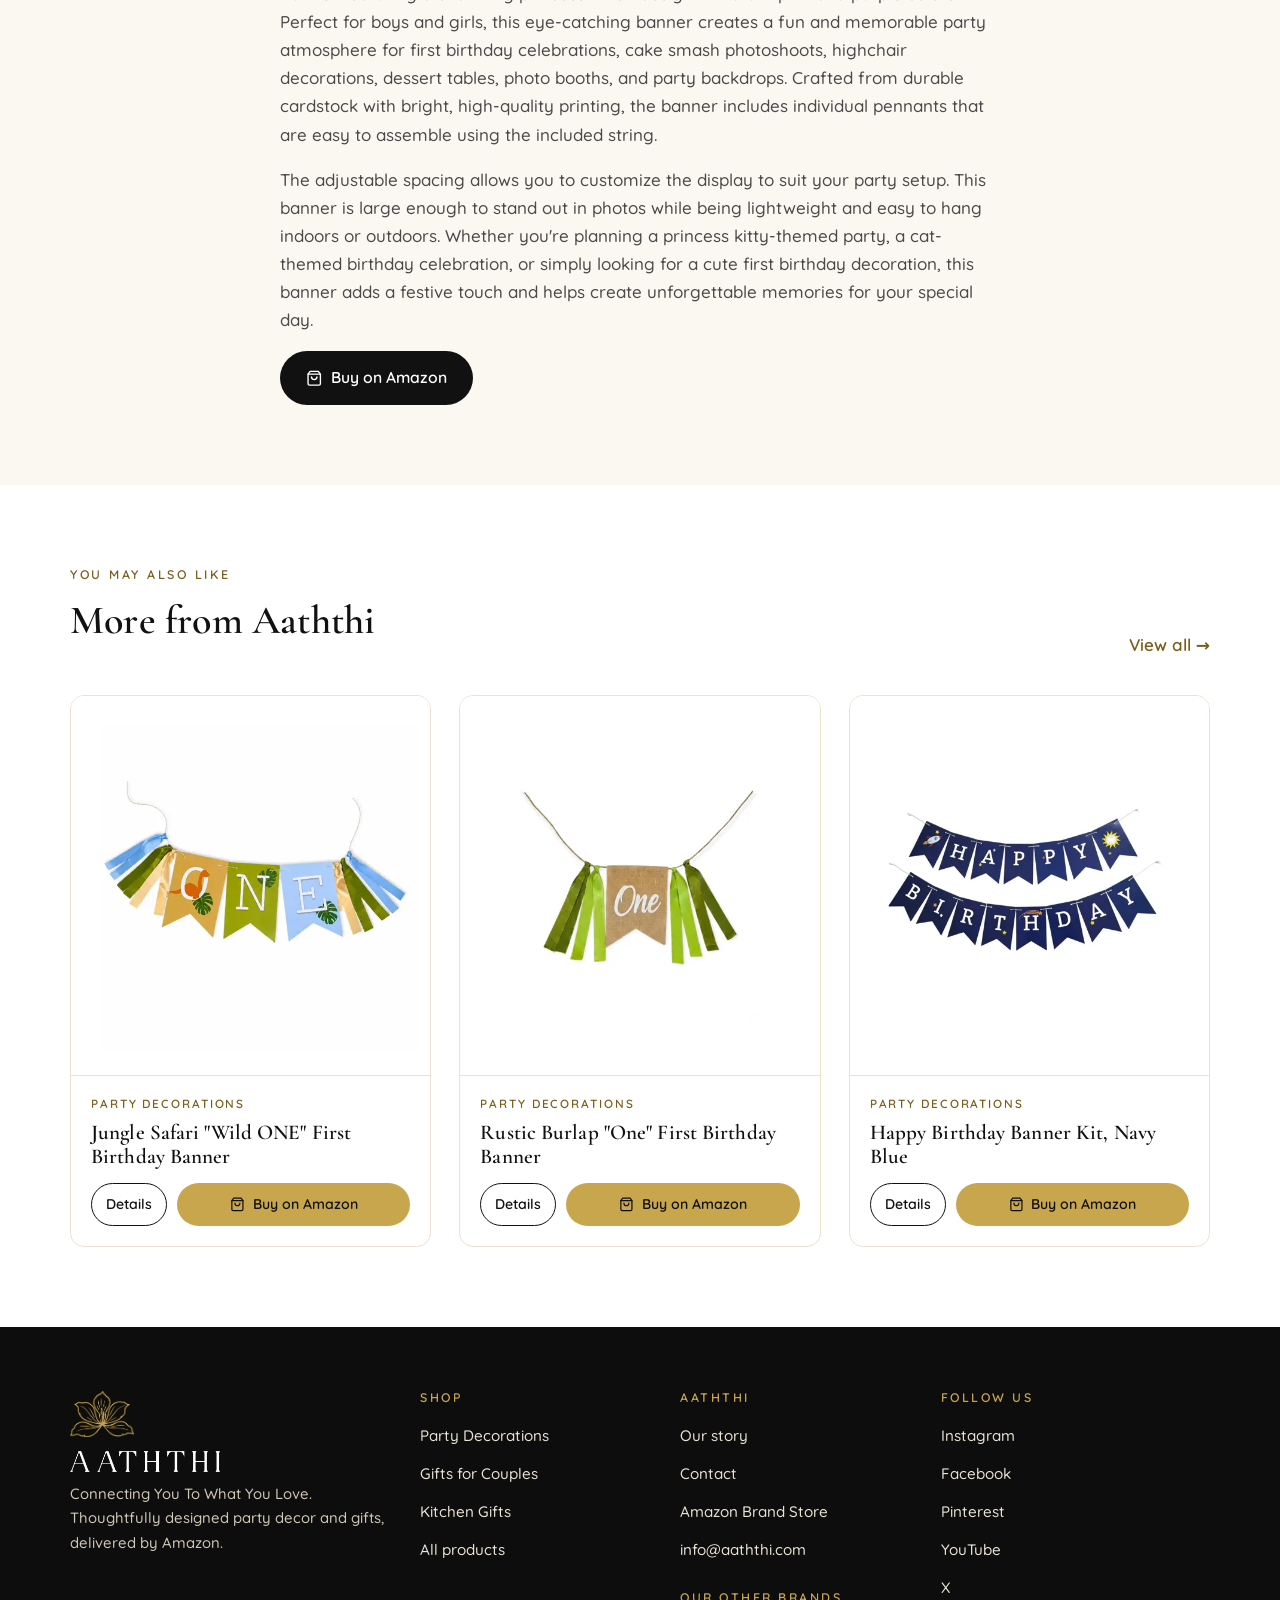
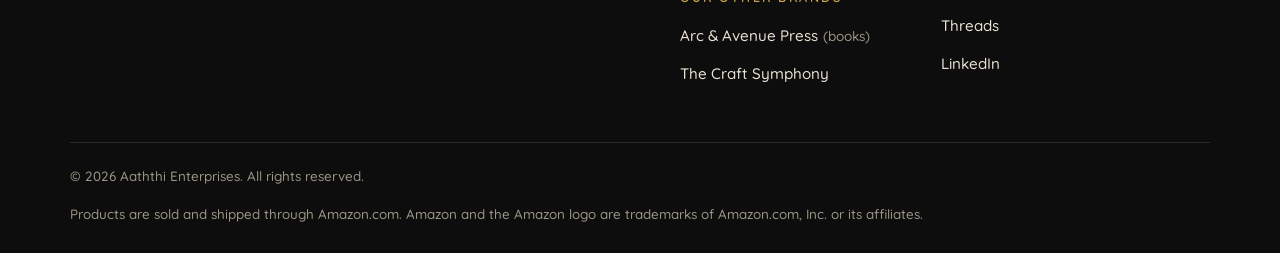
<file: products/i-am-one-kitten-banner/index.html>
<!doctype html>
<html lang="en">
<head>
<meta charset="utf-8">
<meta name="viewport" content="width=device-width, initial-scale=1">
<title>I Am One Kitten First Birthday Banner | AATHTHI</title>
<meta name="description" content="Celebrate your little one&#x27;s milestone birthday with this adorable &quot;I Am One&quot; First Birthday Banner featuring a charming princess kitten design in vibrant pink a">
<link rel="canonical" href="https://www.aaththi.com/products/i-am-one-kitten-banner/">
<meta property="og:type" content="website">
<meta property="og:site_name" content="AATHTHI">
<meta property="og:title" content="I Am One Kitten First Birthday Banner | AATHTHI">
<meta property="og:description" content="Celebrate your little one&#x27;s milestone birthday with this adorable &quot;I Am One&quot; First Birthday Banner featuring a charming princess kitten design in vibrant pink a">
<meta property="og:url" content="https://www.aaththi.com/products/i-am-one-kitten-banner/">
<meta property="og:image" content="https://www.aaththi.com/assets/products/i-am-one-kitten-banner/1.webp">
<meta name="twitter:card" content="summary_large_image">
<meta name="twitter:site" content="@aaththi_ent">
<meta name="theme-color" content="#ffffff">
<link rel="icon" href="../../favicon.png" type="image/png">
<link rel="apple-touch-icon" href="../../assets/brand/apple-touch-icon.png">
<link rel="preconnect" href="https://fonts.googleapis.com">
<link rel="preconnect" href="https://fonts.gstatic.com" crossorigin>
<link href="https://fonts.googleapis.com/css2?family=Cormorant+Garamond:ital,wght@0,500;0,600;1,500;1,600&family=Quicksand:wght@400;500;600;700&display=swap" rel="stylesheet">
<link rel="stylesheet" href="../../assets/css/style.css?v=20261107">
<script type="application/ld+json">{"@context": "https://schema.org", "@type": "Product", "name": "I Am One Kitten First Birthday Banner", "description": "Celebrate your little one's milestone birthday with this adorable \"I Am One\" First Birthday Banner featuring a charming princess kitten design in vibrant pink and purple colors. Perfect for boys and girls, this eye-catching banner creates a fun and memorable party atmosphere for first birthday celebrations, cake smash photoshoots, highchair decorations, dessert tables, photo booths, and party backdrops. Crafted from durable cardstock with bright, high-quality printing, the banner includes individual pennants that are easy to assemble using the included string. The adjustable spacing allows you to customize the display to suit your party setup. This banner is large enough to stand out in photos while being lightweight and easy to hang indoors or outdoors. Whether you're planning a princess kitty-themed party, a cat-themed birthday celebration, or simply looking for a cute first birthday decoration, this banner adds a festive touch and helps create unforgettable memories for your special day.", "sku": "B0HDBQ43VL", "image": ["https://www.aaththi.com/assets/products/i-am-one-kitten-banner/1.webp", "https://www.aaththi.com/assets/products/i-am-one-kitten-banner/2.webp", "https://www.aaththi.com/assets/products/i-am-one-kitten-banner/3.webp", "https://www.aaththi.com/assets/products/i-am-one-kitten-banner/4.webp"], "brand": {"@type": "Brand", "name": "AATHTHI"}, "url": "https://www.aaththi.com/products/i-am-one-kitten-banner/"}</script><script type="application/ld+json">{"@context": "https://schema.org", "@type": "BreadcrumbList", "itemListElement": [{"@type": "ListItem", "position": 1, "name": "Home", "item": "https://www.aaththi.com/"}, {"@type": "ListItem", "position": 2, "name": "Party Decorations", "item": "https://www.aaththi.com/shop/"}, {"@type": "ListItem", "position": 3, "name": "I Am One Kitten First Birthday Banner"}]}</script>
</head>
<body>
<a class="skip" href="#content">Skip to content</a>
<header class="site-header">
  <div class="wrap nav">
    <a class="brand" href="../../" aria-label="AATHTHI home">
      <img class="mark" src="../../assets/brand/mark-gold.png" alt="" width="50" height="36">
      <img class="word" src="../../assets/brand/wordmark-black.png" alt="AATHTHI" width="128" height="18">
    </a>
    <button class="menu-toggle" aria-controls="menu" aria-expanded="false" aria-label="Menu">
      <svg viewBox="0 0 24 24" fill="none" stroke="currentColor" stroke-width="1.8" stroke-linecap="round" aria-hidden="true"><path d="M3 7h18M3 12h18M3 17h18"/></svg>
    </button>
    <ul class="menu" id="menu">
      <li><a href="../../shop/">Shop</a></li><li><a href="../../shop/#party">Party Decor</a></li><li><a href="../../shop/#couples">Gifts</a></li><li><a href="../../about/">About</a></li><li><a href="../../contact/">Contact</a></li>
      <li><a class="btn btn-dark" href="https://www.amazon.com/stores/AATHTHI/page/D9452E36-205C-4321-8BFA-5A0712A17366" data-asin="STORE" target="_blank" rel="noopener">Amazon Store</a></li>
    </ul>
  </div>
</header>
<main id="content">

<div class="wrap">
  <nav class="crumbs" aria-label="Breadcrumb" style="margin-top:24px">
    <a href="../../">Home</a><span aria-hidden="true">/</span><a href="../../shop/#party">Party Decorations</a><span aria-hidden="true">/</span><span>&quot;I Am One&quot; Kitten First Birthday Banner</span>
  </nav>
  <div class="pdp">
    <div class="gallery">
      <div class="main"><img id="main-img" src="../../assets/products/i-am-one-kitten-banner/1.webp" alt="I Am One Kitten First Birthday Banner" width="1200" height="1200" fetchpriority="high"><video id="main-video" controls playsinline preload="none" poster="../../assets/products/i-am-one-kitten-banner/video-poster.webp" hidden><source data-src="../../assets/products/i-am-one-kitten-banner/video.mp4" type="video/mp4">Your browser does not support video.</video></div>
      <p class="video-hint"><button type="button" class="link-arrow" id="watch-video">&#9658; Watch the video</button></p>
      <div class="thumbs"><button type="button" data-full="../../assets/products/i-am-one-kitten-banner/1.webp" aria-current="true" aria-label="Show image 1"><img src="../../assets/products/i-am-one-kitten-banner/1.webp" alt="I Am One Kitten First Birthday Banner, image 1" loading="lazy" width="120" height="120"></button><button type="button" class="vthumb" data-video="../../assets/products/i-am-one-kitten-banner/video.mp4" aria-current="false" aria-label="Play product video"><img src="../../assets/products/i-am-one-kitten-banner/video-poster.webp" alt="" loading="lazy" width="120" height="120"><span class="play" aria-hidden="true"><svg viewBox="0 0 24 24"><path d="M8 5v14l11-7z" fill="currentColor"/></svg></span></button><button type="button" data-full="../../assets/products/i-am-one-kitten-banner/2.webp" aria-current="false" aria-label="Show image 2"><img src="../../assets/products/i-am-one-kitten-banner/2.webp" alt="I Am One Kitten First Birthday Banner, image 2" loading="lazy" width="120" height="120"></button><button type="button" data-full="../../assets/products/i-am-one-kitten-banner/3.webp" aria-current="false" aria-label="Show image 3"><img src="../../assets/products/i-am-one-kitten-banner/3.webp" alt="I Am One Kitten First Birthday Banner, image 3" loading="lazy" width="120" height="120"></button><button type="button" data-full="../../assets/products/i-am-one-kitten-banner/4.webp" aria-current="false" aria-label="Show image 4"><img src="../../assets/products/i-am-one-kitten-banner/4.webp" alt="I Am One Kitten First Birthday Banner, image 4" loading="lazy" width="120" height="120"></button><button type="button" data-full="../../assets/products/i-am-one-kitten-banner/5.webp" aria-current="false" aria-label="Show image 5"><img src="../../assets/products/i-am-one-kitten-banner/5.webp" alt="I Am One Kitten First Birthday Banner, image 5" loading="lazy" width="120" height="120"></button><button type="button" data-full="../../assets/products/i-am-one-kitten-banner/6.webp" aria-current="false" aria-label="Show image 6"><img src="../../assets/products/i-am-one-kitten-banner/6.webp" alt="I Am One Kitten First Birthday Banner, image 6" loading="lazy" width="120" height="120"></button><button type="button" data-full="../../assets/products/i-am-one-kitten-banner/7.webp" aria-current="false" aria-label="Show image 7"><img src="../../assets/products/i-am-one-kitten-banner/7.webp" alt="I Am One Kitten First Birthday Banner, image 7" loading="lazy" width="120" height="120"></button><button type="button" data-full="../../assets/products/i-am-one-kitten-banner/8.webp" aria-current="false" aria-label="Show image 8"><img src="../../assets/products/i-am-one-kitten-banner/8.webp" alt="I Am One Kitten First Birthday Banner, image 8" loading="lazy" width="120" height="120"></button><button type="button" data-full="../../assets/products/i-am-one-kitten-banner/9.webp" aria-current="false" aria-label="Show image 9"><img src="../../assets/products/i-am-one-kitten-banner/9.webp" alt="I Am One Kitten First Birthday Banner, image 9" loading="lazy" width="120" height="120"></button></div>
    </div>
    <div class="buybox">
      <span class="eyebrow">Party Decorations</span>
      <h1>&quot;I Am One&quot; Kitten First Birthday Banner</h1>
      <p class="lead">Celebrate your little one&#x27;s milestone birthday with this adorable &quot;I Am One&quot; First Birthday Banner featuring a charming princess kitten design in vibrant pink and purple colors.</p>
      <a class="btn btn-gold btn-lg" href="https://www.amazon.com/dp/B0HDBQ43VL" data-asin="B0HDBQ43VL" target="_blank" rel="noopener" aria-label="Buy on Amazon: &quot;I Am One&quot; Kitten First Birthday Banner (opens Amazon in a new tab)"><svg viewBox="0 0 24 24" fill="none" stroke="currentColor" stroke-width="2" stroke-linecap="round" stroke-linejoin="round" aria-hidden="true"><path d="M6 2 3 6v14a2 2 0 0 0 2 2h14a2 2 0 0 0 2-2V6l-3-4Z"/><path d="M3 6h18"/><path d="M16 10a4 4 0 0 1-8 0"/></svg>Buy on Amazon</a>
      <p class="buy-note"><svg viewBox="0 0 24 24" fill="none" stroke="currentColor" stroke-width="2" stroke-linecap="round" stroke-linejoin="round" aria-hidden="true"><path d="M12 22s8-4 8-10V5l-8-3-8 3v7c0 6 8 10 8 10Z"/><path d="m9 12 2 2 4-4"/></svg><span>You&rsquo;ll complete your purchase securely on Amazon.com, where you can see today&rsquo;s price, delivery date and returns policy.</span></p>
      <ul class="features"><li><strong>Adorable Kitten Theme Design</strong><p>Features a cute princess kitten design with vibrant pink and purple colors, creating an adorable focal point for first birthday celebrations, cake smash photos, and party decorations.</p></li><li><strong>Perfect 1st Birthday Decoration</strong><p>The &quot;I Am One&quot; banner is ideal for decorating high chairs, dessert tables, walls, photo booths, entryways, and birthday party backdrops for boys and girls turning one.</p></li><li><strong>Large &amp; Eye-catching Size</strong><p>Measures approximately 3 meters (9.8 ft) in total length, with generously sized pennants that make a beautiful statement and stand out in party photos.</p></li><li><strong>Easy DIY Assembly</strong><p>Simply thread the included string through the pre-punched cards, adjust the spacing to your preference, and hang. Quick and easy setup lets you spend more time celebrating.</p></li><li><strong>Durable &amp; Reusable</strong><p>Made from sturdy cardstock with vivid, high-quality printing for long-lasting use. Lightweight yet durable enough to be reused for themed parties, photoshoots, and special celebrations.</p></li></ul>
    </div>
  </div>
</div>
<section class="section tint">
  <div class="wrap desc">
    <h2>About this product</h2>
    <p>Celebrate your little one&#x27;s milestone birthday with this adorable &quot;I Am One&quot; First Birthday Banner featuring a charming princess kitten design in vibrant pink and purple colors. Perfect for boys and girls, this eye-catching banner creates a fun and memorable party atmosphere for first birthday celebrations, cake smash photoshoots, highchair decorations, dessert tables, photo booths, and party backdrops. Crafted from durable cardstock with bright, high-quality printing, the banner includes individual pennants that are easy to assemble using the included string.</p><p>The adjustable spacing allows you to customize the display to suit your party setup. This banner is large enough to stand out in photos while being lightweight and easy to hang indoors or outdoors. Whether you&#x27;re planning a princess kitty-themed party, a cat-themed birthday celebration, or simply looking for a cute first birthday decoration, this banner adds a festive touch and helps create unforgettable memories for your special day.</p>
    <a class="btn btn-dark" href="https://www.amazon.com/dp/B0HDBQ43VL" data-asin="B0HDBQ43VL" target="_blank" rel="noopener" aria-label="Buy on Amazon: &quot;I Am One&quot; Kitten First Birthday Banner (opens Amazon in a new tab)"><svg viewBox="0 0 24 24" fill="none" stroke="currentColor" stroke-width="2" stroke-linecap="round" stroke-linejoin="round" aria-hidden="true"><path d="M6 2 3 6v14a2 2 0 0 0 2 2h14a2 2 0 0 0 2-2V6l-3-4Z"/><path d="M3 6h18"/><path d="M16 10a4 4 0 0 1-8 0"/></svg>Buy on Amazon</a>
  </div>
</section>
<section class="section">
  <div class="wrap">
    <div class="section-head"><div><span class="eyebrow">You may also like</span><h2>More from Aaththi</h2></div>
      <a class="link-arrow" href="../../shop/">View all &rarr;</a></div>
    <div class="grid"><article class="card" data-cat="party">
  <a class="thumb" href="../../products/jungle-safari-wild-one-banner/" tabindex="-1" aria-hidden="true"><img src="../../assets/products/jungle-safari-wild-one-banner/thumb.webp" alt="" loading="lazy" width="600" height="600"></a>
  <div class="body">
    <span class="cat-label">Party Decorations</span>
    <h3><a href="../../products/jungle-safari-wild-one-banner/">Jungle Safari &quot;Wild ONE&quot; First Birthday Banner</a></h3>
    <div class="card-actions">
      <a class="btn btn-line" href="../../products/jungle-safari-wild-one-banner/">Details</a>
      <a class="btn btn-gold" href="https://www.amazon.com/dp/B0HCYRZZZ1" data-asin="B0HCYRZZZ1" target="_blank" rel="noopener" aria-label="Buy on Amazon: Jungle Safari &quot;Wild ONE&quot; First Birthday Banner (opens Amazon in a new tab)"><svg viewBox="0 0 24 24" fill="none" stroke="currentColor" stroke-width="2" stroke-linecap="round" stroke-linejoin="round" aria-hidden="true"><path d="M6 2 3 6v14a2 2 0 0 0 2 2h14a2 2 0 0 0 2-2V6l-3-4Z"/><path d="M3 6h18"/><path d="M16 10a4 4 0 0 1-8 0"/></svg>Buy on Amazon</a>
    </div>
  </div>
</article><article class="card" data-cat="party">
  <a class="thumb" href="../../products/rustic-burlap-one-banner/" tabindex="-1" aria-hidden="true"><img src="../../assets/products/rustic-burlap-one-banner/thumb.webp" alt="" loading="lazy" width="600" height="600"></a>
  <div class="body">
    <span class="cat-label">Party Decorations</span>
    <h3><a href="../../products/rustic-burlap-one-banner/">Rustic Burlap &quot;One&quot; First Birthday Banner</a></h3>
    <div class="card-actions">
      <a class="btn btn-line" href="../../products/rustic-burlap-one-banner/">Details</a>
      <a class="btn btn-gold" href="https://www.amazon.com/dp/B0HDB9KH23" data-asin="B0HDB9KH23" target="_blank" rel="noopener" aria-label="Buy on Amazon: Rustic Burlap &quot;One&quot; First Birthday Banner (opens Amazon in a new tab)"><svg viewBox="0 0 24 24" fill="none" stroke="currentColor" stroke-width="2" stroke-linecap="round" stroke-linejoin="round" aria-hidden="true"><path d="M6 2 3 6v14a2 2 0 0 0 2 2h14a2 2 0 0 0 2-2V6l-3-4Z"/><path d="M3 6h18"/><path d="M16 10a4 4 0 0 1-8 0"/></svg>Buy on Amazon</a>
    </div>
  </div>
</article><article class="card" data-cat="party">
  <a class="thumb" href="../../products/happy-birthday-banner-blue/" tabindex="-1" aria-hidden="true"><img src="../../assets/products/happy-birthday-banner-blue/thumb.webp" alt="" loading="lazy" width="600" height="600"></a>
  <div class="body">
    <span class="cat-label">Party Decorations</span>
    <h3><a href="../../products/happy-birthday-banner-blue/">Happy Birthday Banner Kit, Navy Blue</a></h3>
    <div class="card-actions">
      <a class="btn btn-line" href="../../products/happy-birthday-banner-blue/">Details</a>
      <a class="btn btn-gold" href="https://www.amazon.com/dp/B0HD7VZR1M" data-asin="B0HD7VZR1M" target="_blank" rel="noopener" aria-label="Buy on Amazon: Happy Birthday Banner Kit, Navy Blue (opens Amazon in a new tab)"><svg viewBox="0 0 24 24" fill="none" stroke="currentColor" stroke-width="2" stroke-linecap="round" stroke-linejoin="round" aria-hidden="true"><path d="M6 2 3 6v14a2 2 0 0 0 2 2h14a2 2 0 0 0 2-2V6l-3-4Z"/><path d="M3 6h18"/><path d="M16 10a4 4 0 0 1-8 0"/></svg>Buy on Amazon</a>
    </div>
  </div>
</article></div>
  </div>
</section>
</main>
<footer class="site-footer">
  <div class="wrap">
    <div class="foot-grid">
      <div class="foot-brand">
        <img class="mark" src="../../assets/brand/mark-gold.png" alt="" width="64" height="46">
        <img class="word" src="../../assets/brand/wordmark-white.png" alt="AATHTHI" width="150" height="21">
        <p>Connecting You To What You Love. Thoughtfully designed party decor and gifts, delivered by Amazon.</p>
      </div>
      <div>
        <h2>Shop</h2>
        <ul><li><a href="../../shop/#party">Party Decorations</a></li><li><a href="../../shop/#couples">Gifts for Couples</a></li><li><a href="../../shop/#kitchen">Kitchen Gifts</a></li><li><a href="../../shop/">All products</a></li></ul>
      </div>
      <div>
        <h2>Aaththi</h2>
        <ul>
          <li><a href="../../about/">Our story</a></li>
          <li><a href="../../contact/">Contact</a></li>
          <li><a href="https://www.amazon.com/stores/AATHTHI/page/D9452E36-205C-4321-8BFA-5A0712A17366" data-asin="STORE" target="_blank" rel="noopener">Amazon Brand Store</a></li>
          <li><a href="mailto:info@aaththi.com">info@aaththi.com</a></li>
        </ul>
        <h2 style="margin-top:28px">Our other brands</h2>
        <ul><li><a href="https://www.amazon.com/author/arcavenuepress" target="_blank" rel="noopener">Arc &amp; Avenue Press</a> <span style="color:#9b9585;font-size:.85rem">(books)</span></li>
          <li><a href="https://www.thecraftsymphony.com/" target="_blank" rel="noopener">The Craft Symphony</a></li></ul>
      </div>
      <div>
        <h2>Follow us</h2>
        <ul><li><a href="https://www.instagram.com/aaththienterprises/" target="_blank" rel="noopener">Instagram</a></li><li><a href="https://www.facebook.com/aaththi/" target="_blank" rel="noopener">Facebook</a></li><li><a href="https://www.pinterest.com/aaththienterprises" target="_blank" rel="noopener">Pinterest</a></li><li><a href="https://www.youtube.com/@aaththienterprises" target="_blank" rel="noopener">YouTube</a></li><li><a href="https://x.com/aaththi_ent" target="_blank" rel="noopener">X</a></li><li><a href="https://www.threads.net/@aaththienterprises" target="_blank" rel="noopener">Threads</a></li><li><a href="https://www.linkedin.com/company/aaththi/" target="_blank" rel="noopener">LinkedIn</a></li></ul>
      </div>
    </div>
    <div class="foot-bottom">
      <span>&copy; <span id="year">2026</span> Aaththi Enterprises. All rights reserved.</span>
      <span>Products are sold and shipped through Amazon.com. Amazon and the Amazon logo are trademarks of Amazon.com, Inc. or its affiliates.</span>
    </div>
  </div>
</footer>
<script src="../../assets/js/amazon-links.js?v=20261107"></script>
<script src="../../assets/js/site.js?v=20261107"></script>
</body>
</html>
</file>
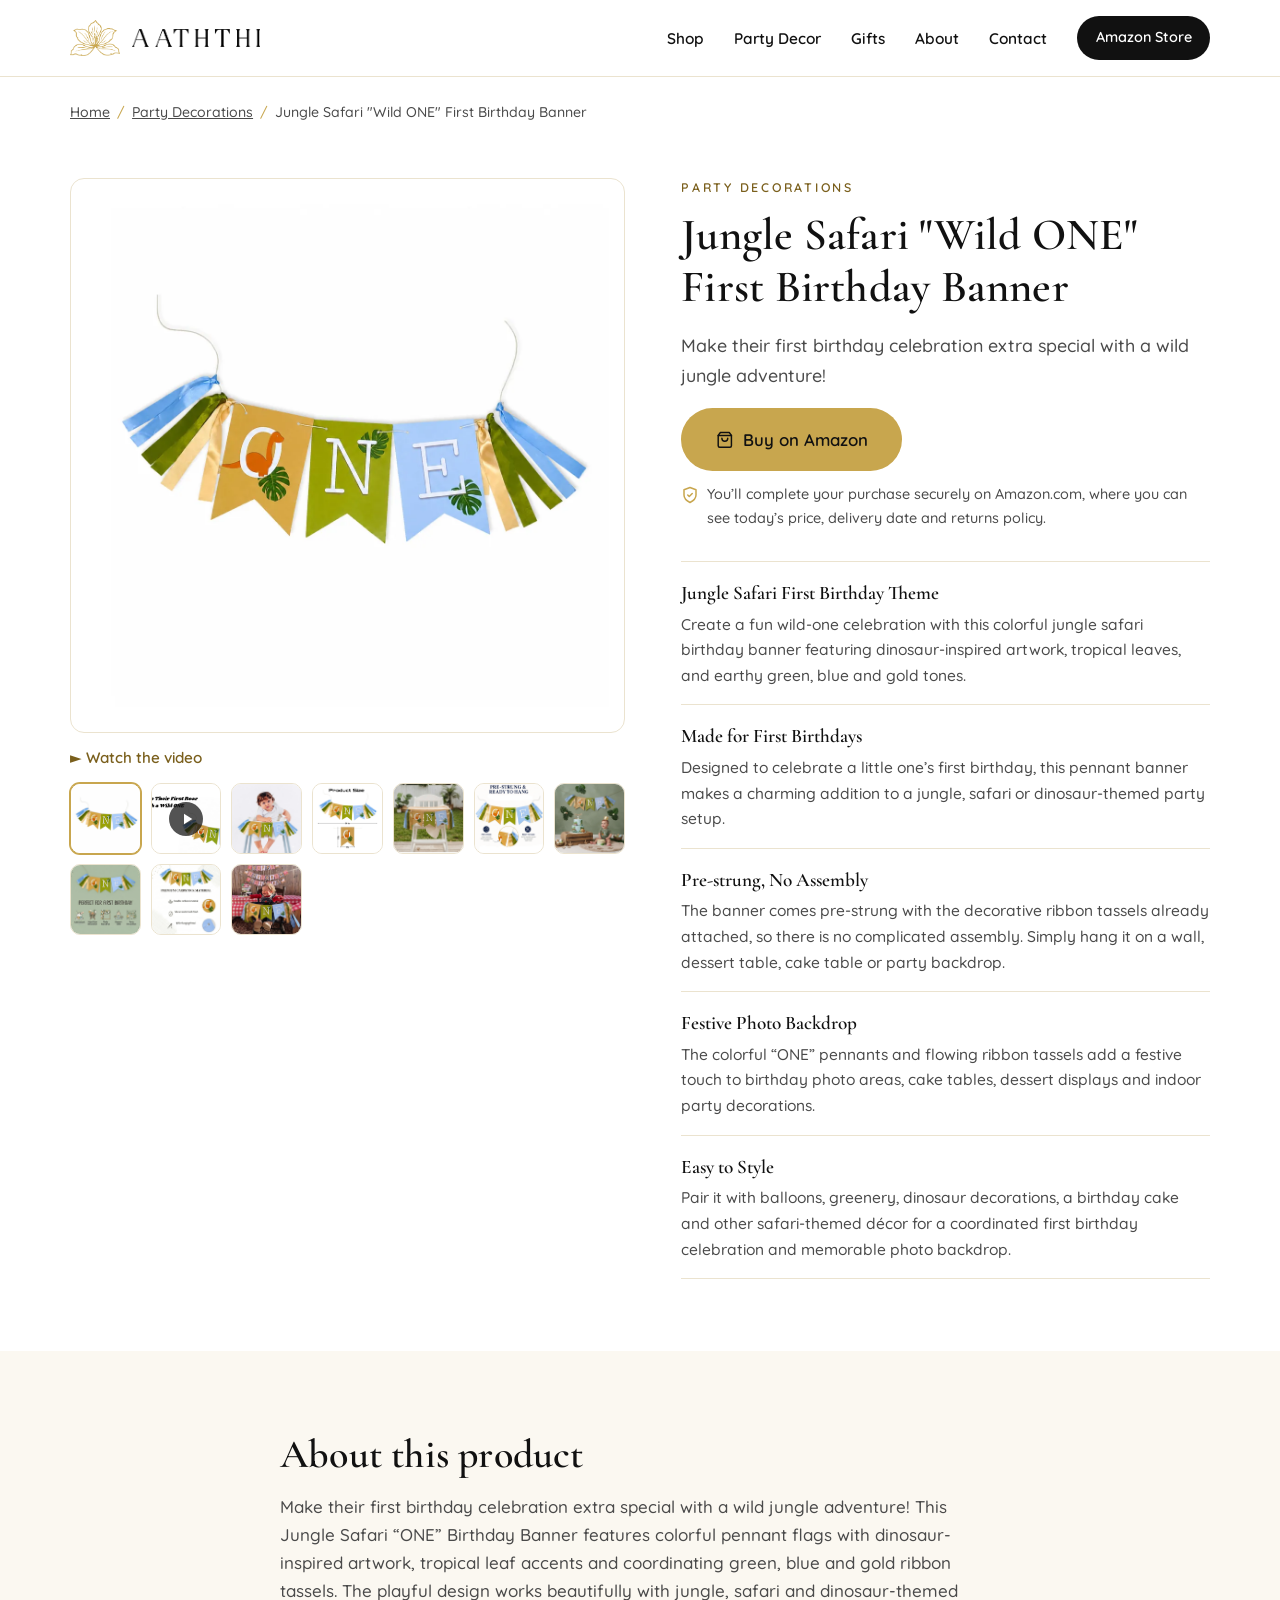
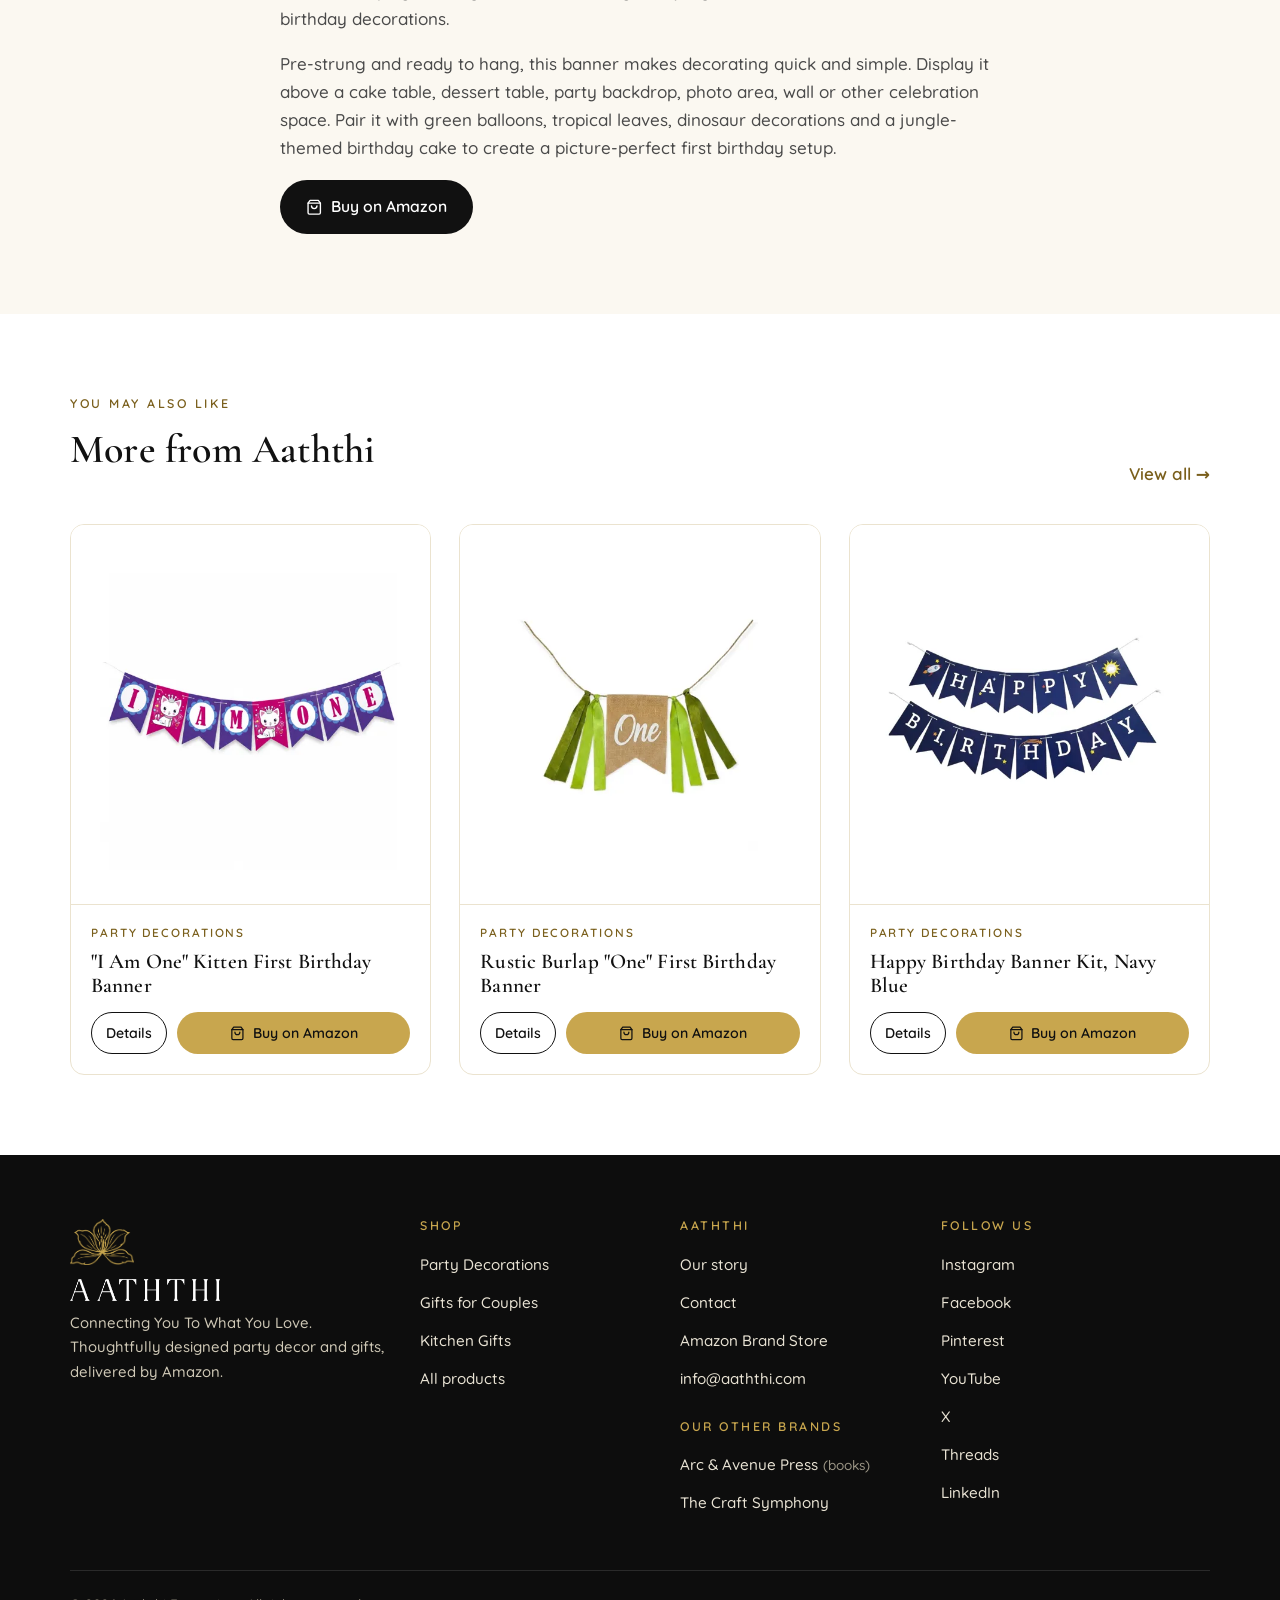
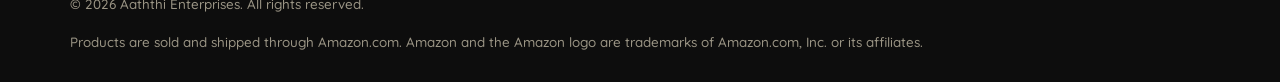
<file: products/jungle-safari-wild-one-banner/index.html>
<!doctype html>
<html lang="en">
<head>
<meta charset="utf-8">
<meta name="viewport" content="width=device-width, initial-scale=1">
<title>Jungle Safari Wild ONE First Birthday Banner | AATHTHI</title>
<meta name="description" content="Make their first birthday celebration extra special with a wild jungle adventure!">
<link rel="canonical" href="https://www.aaththi.com/products/jungle-safari-wild-one-banner/">
<meta property="og:type" content="website">
<meta property="og:site_name" content="AATHTHI">
<meta property="og:title" content="Jungle Safari Wild ONE First Birthday Banner | AATHTHI">
<meta property="og:description" content="Make their first birthday celebration extra special with a wild jungle adventure!">
<meta property="og:url" content="https://www.aaththi.com/products/jungle-safari-wild-one-banner/">
<meta property="og:image" content="https://www.aaththi.com/assets/products/jungle-safari-wild-one-banner/1.webp">
<meta name="twitter:card" content="summary_large_image">
<meta name="twitter:site" content="@aaththi_ent">
<meta name="theme-color" content="#ffffff">
<link rel="icon" href="../../favicon.png" type="image/png">
<link rel="apple-touch-icon" href="../../assets/brand/apple-touch-icon.png">
<link rel="preconnect" href="https://fonts.googleapis.com">
<link rel="preconnect" href="https://fonts.gstatic.com" crossorigin>
<link href="https://fonts.googleapis.com/css2?family=Cormorant+Garamond:ital,wght@0,500;0,600;1,500;1,600&family=Quicksand:wght@400;500;600;700&display=swap" rel="stylesheet">
<link rel="stylesheet" href="../../assets/css/style.css?v=20261107">
<script type="application/ld+json">{"@context": "https://schema.org", "@type": "Product", "name": "Jungle Safari Wild ONE First Birthday Banner", "description": "Make their first birthday celebration extra special with a wild jungle adventure! This Jungle Safari “ONE” Birthday Banner features colorful pennant flags with dinosaur-inspired artwork, tropical leaf accents and coordinating green, blue and gold ribbon tassels. The playful design works beautifully with jungle, safari and dinosaur-themed birthday decorations. Pre-strung and ready to hang, this banner makes decorating quick and simple. Display it above a cake table, dessert table, party backdrop, photo area, wall or other celebration space. Pair it with green balloons, tropical leaves, dinosaur decorations and a jungle-themed birthday cake to create a picture-perfect first birthday setup.", "sku": "B0HCYRZZZ1", "image": ["https://www.aaththi.com/assets/products/jungle-safari-wild-one-banner/1.webp", "https://www.aaththi.com/assets/products/jungle-safari-wild-one-banner/2.webp", "https://www.aaththi.com/assets/products/jungle-safari-wild-one-banner/3.webp", "https://www.aaththi.com/assets/products/jungle-safari-wild-one-banner/4.webp"], "brand": {"@type": "Brand", "name": "AATHTHI"}, "url": "https://www.aaththi.com/products/jungle-safari-wild-one-banner/"}</script><script type="application/ld+json">{"@context": "https://schema.org", "@type": "BreadcrumbList", "itemListElement": [{"@type": "ListItem", "position": 1, "name": "Home", "item": "https://www.aaththi.com/"}, {"@type": "ListItem", "position": 2, "name": "Party Decorations", "item": "https://www.aaththi.com/shop/"}, {"@type": "ListItem", "position": 3, "name": "Jungle Safari Wild ONE First Birthday Banner"}]}</script>
</head>
<body>
<a class="skip" href="#content">Skip to content</a>
<header class="site-header">
  <div class="wrap nav">
    <a class="brand" href="../../" aria-label="AATHTHI home">
      <img class="mark" src="../../assets/brand/mark-gold.png" alt="" width="50" height="36">
      <img class="word" src="../../assets/brand/wordmark-black.png" alt="AATHTHI" width="128" height="18">
    </a>
    <button class="menu-toggle" aria-controls="menu" aria-expanded="false" aria-label="Menu">
      <svg viewBox="0 0 24 24" fill="none" stroke="currentColor" stroke-width="1.8" stroke-linecap="round" aria-hidden="true"><path d="M3 7h18M3 12h18M3 17h18"/></svg>
    </button>
    <ul class="menu" id="menu">
      <li><a href="../../shop/">Shop</a></li><li><a href="../../shop/#party">Party Decor</a></li><li><a href="../../shop/#couples">Gifts</a></li><li><a href="../../about/">About</a></li><li><a href="../../contact/">Contact</a></li>
      <li><a class="btn btn-dark" href="https://www.amazon.com/stores/AATHTHI/page/D9452E36-205C-4321-8BFA-5A0712A17366" data-asin="STORE" target="_blank" rel="noopener">Amazon Store</a></li>
    </ul>
  </div>
</header>
<main id="content">

<div class="wrap">
  <nav class="crumbs" aria-label="Breadcrumb" style="margin-top:24px">
    <a href="../../">Home</a><span aria-hidden="true">/</span><a href="../../shop/#party">Party Decorations</a><span aria-hidden="true">/</span><span>Jungle Safari &quot;Wild ONE&quot; First Birthday Banner</span>
  </nav>
  <div class="pdp">
    <div class="gallery">
      <div class="main"><img id="main-img" src="../../assets/products/jungle-safari-wild-one-banner/1.webp" alt="Jungle Safari Wild ONE First Birthday Banner" width="1200" height="1200" fetchpriority="high"><video id="main-video" controls playsinline preload="none" poster="../../assets/products/jungle-safari-wild-one-banner/video-poster.webp" hidden><source data-src="../../assets/products/jungle-safari-wild-one-banner/video.mp4" type="video/mp4">Your browser does not support video.</video></div>
      <p class="video-hint"><button type="button" class="link-arrow" id="watch-video">&#9658; Watch the video</button></p>
      <div class="thumbs"><button type="button" data-full="../../assets/products/jungle-safari-wild-one-banner/1.webp" aria-current="true" aria-label="Show image 1"><img src="../../assets/products/jungle-safari-wild-one-banner/1.webp" alt="Jungle Safari Wild ONE First Birthday Banner, image 1" loading="lazy" width="120" height="120"></button><button type="button" class="vthumb" data-video="../../assets/products/jungle-safari-wild-one-banner/video.mp4" aria-current="false" aria-label="Play product video"><img src="../../assets/products/jungle-safari-wild-one-banner/video-poster.webp" alt="" loading="lazy" width="120" height="120"><span class="play" aria-hidden="true"><svg viewBox="0 0 24 24"><path d="M8 5v14l11-7z" fill="currentColor"/></svg></span></button><button type="button" data-full="../../assets/products/jungle-safari-wild-one-banner/2.webp" aria-current="false" aria-label="Show image 2"><img src="../../assets/products/jungle-safari-wild-one-banner/2.webp" alt="Jungle Safari Wild ONE First Birthday Banner, image 2" loading="lazy" width="120" height="120"></button><button type="button" data-full="../../assets/products/jungle-safari-wild-one-banner/3.webp" aria-current="false" aria-label="Show image 3"><img src="../../assets/products/jungle-safari-wild-one-banner/3.webp" alt="Jungle Safari Wild ONE First Birthday Banner, image 3" loading="lazy" width="120" height="120"></button><button type="button" data-full="../../assets/products/jungle-safari-wild-one-banner/4.webp" aria-current="false" aria-label="Show image 4"><img src="../../assets/products/jungle-safari-wild-one-banner/4.webp" alt="Jungle Safari Wild ONE First Birthday Banner, image 4" loading="lazy" width="120" height="120"></button><button type="button" data-full="../../assets/products/jungle-safari-wild-one-banner/5.webp" aria-current="false" aria-label="Show image 5"><img src="../../assets/products/jungle-safari-wild-one-banner/5.webp" alt="Jungle Safari Wild ONE First Birthday Banner, image 5" loading="lazy" width="120" height="120"></button><button type="button" data-full="../../assets/products/jungle-safari-wild-one-banner/6.webp" aria-current="false" aria-label="Show image 6"><img src="../../assets/products/jungle-safari-wild-one-banner/6.webp" alt="Jungle Safari Wild ONE First Birthday Banner, image 6" loading="lazy" width="120" height="120"></button><button type="button" data-full="../../assets/products/jungle-safari-wild-one-banner/7.webp" aria-current="false" aria-label="Show image 7"><img src="../../assets/products/jungle-safari-wild-one-banner/7.webp" alt="Jungle Safari Wild ONE First Birthday Banner, image 7" loading="lazy" width="120" height="120"></button><button type="button" data-full="../../assets/products/jungle-safari-wild-one-banner/8.webp" aria-current="false" aria-label="Show image 8"><img src="../../assets/products/jungle-safari-wild-one-banner/8.webp" alt="Jungle Safari Wild ONE First Birthday Banner, image 8" loading="lazy" width="120" height="120"></button><button type="button" data-full="../../assets/products/jungle-safari-wild-one-banner/9.webp" aria-current="false" aria-label="Show image 9"><img src="../../assets/products/jungle-safari-wild-one-banner/9.webp" alt="Jungle Safari Wild ONE First Birthday Banner, image 9" loading="lazy" width="120" height="120"></button></div>
    </div>
    <div class="buybox">
      <span class="eyebrow">Party Decorations</span>
      <h1>Jungle Safari &quot;Wild ONE&quot; First Birthday Banner</h1>
      <p class="lead">Make their first birthday celebration extra special with a wild jungle adventure!</p>
      <a class="btn btn-gold btn-lg" href="https://www.amazon.com/dp/B0HCYRZZZ1" data-asin="B0HCYRZZZ1" target="_blank" rel="noopener" aria-label="Buy on Amazon: Jungle Safari &quot;Wild ONE&quot; First Birthday Banner (opens Amazon in a new tab)"><svg viewBox="0 0 24 24" fill="none" stroke="currentColor" stroke-width="2" stroke-linecap="round" stroke-linejoin="round" aria-hidden="true"><path d="M6 2 3 6v14a2 2 0 0 0 2 2h14a2 2 0 0 0 2-2V6l-3-4Z"/><path d="M3 6h18"/><path d="M16 10a4 4 0 0 1-8 0"/></svg>Buy on Amazon</a>
      <p class="buy-note"><svg viewBox="0 0 24 24" fill="none" stroke="currentColor" stroke-width="2" stroke-linecap="round" stroke-linejoin="round" aria-hidden="true"><path d="M12 22s8-4 8-10V5l-8-3-8 3v7c0 6 8 10 8 10Z"/><path d="m9 12 2 2 4-4"/></svg><span>You&rsquo;ll complete your purchase securely on Amazon.com, where you can see today&rsquo;s price, delivery date and returns policy.</span></p>
      <ul class="features"><li><strong>Jungle Safari First Birthday Theme</strong><p>Create a fun wild-one celebration with this colorful jungle safari birthday banner featuring dinosaur-inspired artwork, tropical leaves, and earthy green, blue and gold tones.</p></li><li><strong>Made for First Birthdays</strong><p>Designed to celebrate a little one’s first birthday, this pennant banner makes a charming addition to a jungle, safari or dinosaur-themed party setup.</p></li><li><strong>Pre-strung, No Assembly</strong><p>The banner comes pre-strung with the decorative ribbon tassels already attached, so there is no complicated assembly. Simply hang it on a wall, dessert table, cake table or party backdrop.</p></li><li><strong>Festive Photo Backdrop</strong><p>The colorful “ONE” pennants and flowing ribbon tassels add a festive touch to birthday photo areas, cake tables, dessert displays and indoor party decorations.</p></li><li><strong>Easy to Style</strong><p>Pair it with balloons, greenery, dinosaur decorations, a birthday cake and other safari-themed décor for a coordinated first birthday celebration and memorable photo backdrop.</p></li></ul>
    </div>
  </div>
</div>
<section class="section tint">
  <div class="wrap desc">
    <h2>About this product</h2>
    <p>Make their first birthday celebration extra special with a wild jungle adventure! This Jungle Safari “ONE” Birthday Banner features colorful pennant flags with dinosaur-inspired artwork, tropical leaf accents and coordinating green, blue and gold ribbon tassels. The playful design works beautifully with jungle, safari and dinosaur-themed birthday decorations.</p><p>Pre-strung and ready to hang, this banner makes decorating quick and simple. Display it above a cake table, dessert table, party backdrop, photo area, wall or other celebration space. Pair it with green balloons, tropical leaves, dinosaur decorations and a jungle-themed birthday cake to create a picture-perfect first birthday setup.</p>
    <a class="btn btn-dark" href="https://www.amazon.com/dp/B0HCYRZZZ1" data-asin="B0HCYRZZZ1" target="_blank" rel="noopener" aria-label="Buy on Amazon: Jungle Safari &quot;Wild ONE&quot; First Birthday Banner (opens Amazon in a new tab)"><svg viewBox="0 0 24 24" fill="none" stroke="currentColor" stroke-width="2" stroke-linecap="round" stroke-linejoin="round" aria-hidden="true"><path d="M6 2 3 6v14a2 2 0 0 0 2 2h14a2 2 0 0 0 2-2V6l-3-4Z"/><path d="M3 6h18"/><path d="M16 10a4 4 0 0 1-8 0"/></svg>Buy on Amazon</a>
  </div>
</section>
<section class="section">
  <div class="wrap">
    <div class="section-head"><div><span class="eyebrow">You may also like</span><h2>More from Aaththi</h2></div>
      <a class="link-arrow" href="../../shop/">View all &rarr;</a></div>
    <div class="grid"><article class="card" data-cat="party">
  <a class="thumb" href="../../products/i-am-one-kitten-banner/" tabindex="-1" aria-hidden="true"><img src="../../assets/products/i-am-one-kitten-banner/thumb.webp" alt="" loading="lazy" width="600" height="600"></a>
  <div class="body">
    <span class="cat-label">Party Decorations</span>
    <h3><a href="../../products/i-am-one-kitten-banner/">&quot;I Am One&quot; Kitten First Birthday Banner</a></h3>
    <div class="card-actions">
      <a class="btn btn-line" href="../../products/i-am-one-kitten-banner/">Details</a>
      <a class="btn btn-gold" href="https://www.amazon.com/dp/B0HDBQ43VL" data-asin="B0HDBQ43VL" target="_blank" rel="noopener" aria-label="Buy on Amazon: &quot;I Am One&quot; Kitten First Birthday Banner (opens Amazon in a new tab)"><svg viewBox="0 0 24 24" fill="none" stroke="currentColor" stroke-width="2" stroke-linecap="round" stroke-linejoin="round" aria-hidden="true"><path d="M6 2 3 6v14a2 2 0 0 0 2 2h14a2 2 0 0 0 2-2V6l-3-4Z"/><path d="M3 6h18"/><path d="M16 10a4 4 0 0 1-8 0"/></svg>Buy on Amazon</a>
    </div>
  </div>
</article><article class="card" data-cat="party">
  <a class="thumb" href="../../products/rustic-burlap-one-banner/" tabindex="-1" aria-hidden="true"><img src="../../assets/products/rustic-burlap-one-banner/thumb.webp" alt="" loading="lazy" width="600" height="600"></a>
  <div class="body">
    <span class="cat-label">Party Decorations</span>
    <h3><a href="../../products/rustic-burlap-one-banner/">Rustic Burlap &quot;One&quot; First Birthday Banner</a></h3>
    <div class="card-actions">
      <a class="btn btn-line" href="../../products/rustic-burlap-one-banner/">Details</a>
      <a class="btn btn-gold" href="https://www.amazon.com/dp/B0HDB9KH23" data-asin="B0HDB9KH23" target="_blank" rel="noopener" aria-label="Buy on Amazon: Rustic Burlap &quot;One&quot; First Birthday Banner (opens Amazon in a new tab)"><svg viewBox="0 0 24 24" fill="none" stroke="currentColor" stroke-width="2" stroke-linecap="round" stroke-linejoin="round" aria-hidden="true"><path d="M6 2 3 6v14a2 2 0 0 0 2 2h14a2 2 0 0 0 2-2V6l-3-4Z"/><path d="M3 6h18"/><path d="M16 10a4 4 0 0 1-8 0"/></svg>Buy on Amazon</a>
    </div>
  </div>
</article><article class="card" data-cat="party">
  <a class="thumb" href="../../products/happy-birthday-banner-blue/" tabindex="-1" aria-hidden="true"><img src="../../assets/products/happy-birthday-banner-blue/thumb.webp" alt="" loading="lazy" width="600" height="600"></a>
  <div class="body">
    <span class="cat-label">Party Decorations</span>
    <h3><a href="../../products/happy-birthday-banner-blue/">Happy Birthday Banner Kit, Navy Blue</a></h3>
    <div class="card-actions">
      <a class="btn btn-line" href="../../products/happy-birthday-banner-blue/">Details</a>
      <a class="btn btn-gold" href="https://www.amazon.com/dp/B0HD7VZR1M" data-asin="B0HD7VZR1M" target="_blank" rel="noopener" aria-label="Buy on Amazon: Happy Birthday Banner Kit, Navy Blue (opens Amazon in a new tab)"><svg viewBox="0 0 24 24" fill="none" stroke="currentColor" stroke-width="2" stroke-linecap="round" stroke-linejoin="round" aria-hidden="true"><path d="M6 2 3 6v14a2 2 0 0 0 2 2h14a2 2 0 0 0 2-2V6l-3-4Z"/><path d="M3 6h18"/><path d="M16 10a4 4 0 0 1-8 0"/></svg>Buy on Amazon</a>
    </div>
  </div>
</article></div>
  </div>
</section>
</main>
<footer class="site-footer">
  <div class="wrap">
    <div class="foot-grid">
      <div class="foot-brand">
        <img class="mark" src="../../assets/brand/mark-gold.png" alt="" width="64" height="46">
        <img class="word" src="../../assets/brand/wordmark-white.png" alt="AATHTHI" width="150" height="21">
        <p>Connecting You To What You Love. Thoughtfully designed party decor and gifts, delivered by Amazon.</p>
      </div>
      <div>
        <h2>Shop</h2>
        <ul><li><a href="../../shop/#party">Party Decorations</a></li><li><a href="../../shop/#couples">Gifts for Couples</a></li><li><a href="../../shop/#kitchen">Kitchen Gifts</a></li><li><a href="../../shop/">All products</a></li></ul>
      </div>
      <div>
        <h2>Aaththi</h2>
        <ul>
          <li><a href="../../about/">Our story</a></li>
          <li><a href="../../contact/">Contact</a></li>
          <li><a href="https://www.amazon.com/stores/AATHTHI/page/D9452E36-205C-4321-8BFA-5A0712A17366" data-asin="STORE" target="_blank" rel="noopener">Amazon Brand Store</a></li>
          <li><a href="mailto:info@aaththi.com">info@aaththi.com</a></li>
        </ul>
        <h2 style="margin-top:28px">Our other brands</h2>
        <ul><li><a href="https://www.amazon.com/author/arcavenuepress" target="_blank" rel="noopener">Arc &amp; Avenue Press</a> <span style="color:#9b9585;font-size:.85rem">(books)</span></li>
          <li><a href="https://www.thecraftsymphony.com/" target="_blank" rel="noopener">The Craft Symphony</a></li></ul>
      </div>
      <div>
        <h2>Follow us</h2>
        <ul><li><a href="https://www.instagram.com/aaththienterprises/" target="_blank" rel="noopener">Instagram</a></li><li><a href="https://www.facebook.com/aaththi/" target="_blank" rel="noopener">Facebook</a></li><li><a href="https://www.pinterest.com/aaththienterprises" target="_blank" rel="noopener">Pinterest</a></li><li><a href="https://www.youtube.com/@aaththienterprises" target="_blank" rel="noopener">YouTube</a></li><li><a href="https://x.com/aaththi_ent" target="_blank" rel="noopener">X</a></li><li><a href="https://www.threads.net/@aaththienterprises" target="_blank" rel="noopener">Threads</a></li><li><a href="https://www.linkedin.com/company/aaththi/" target="_blank" rel="noopener">LinkedIn</a></li></ul>
      </div>
    </div>
    <div class="foot-bottom">
      <span>&copy; <span id="year">2026</span> Aaththi Enterprises. All rights reserved.</span>
      <span>Products are sold and shipped through Amazon.com. Amazon and the Amazon logo are trademarks of Amazon.com, Inc. or its affiliates.</span>
    </div>
  </div>
</footer>
<script src="../../assets/js/amazon-links.js?v=20261107"></script>
<script src="../../assets/js/site.js?v=20261107"></script>
</body>
</html>
</file>
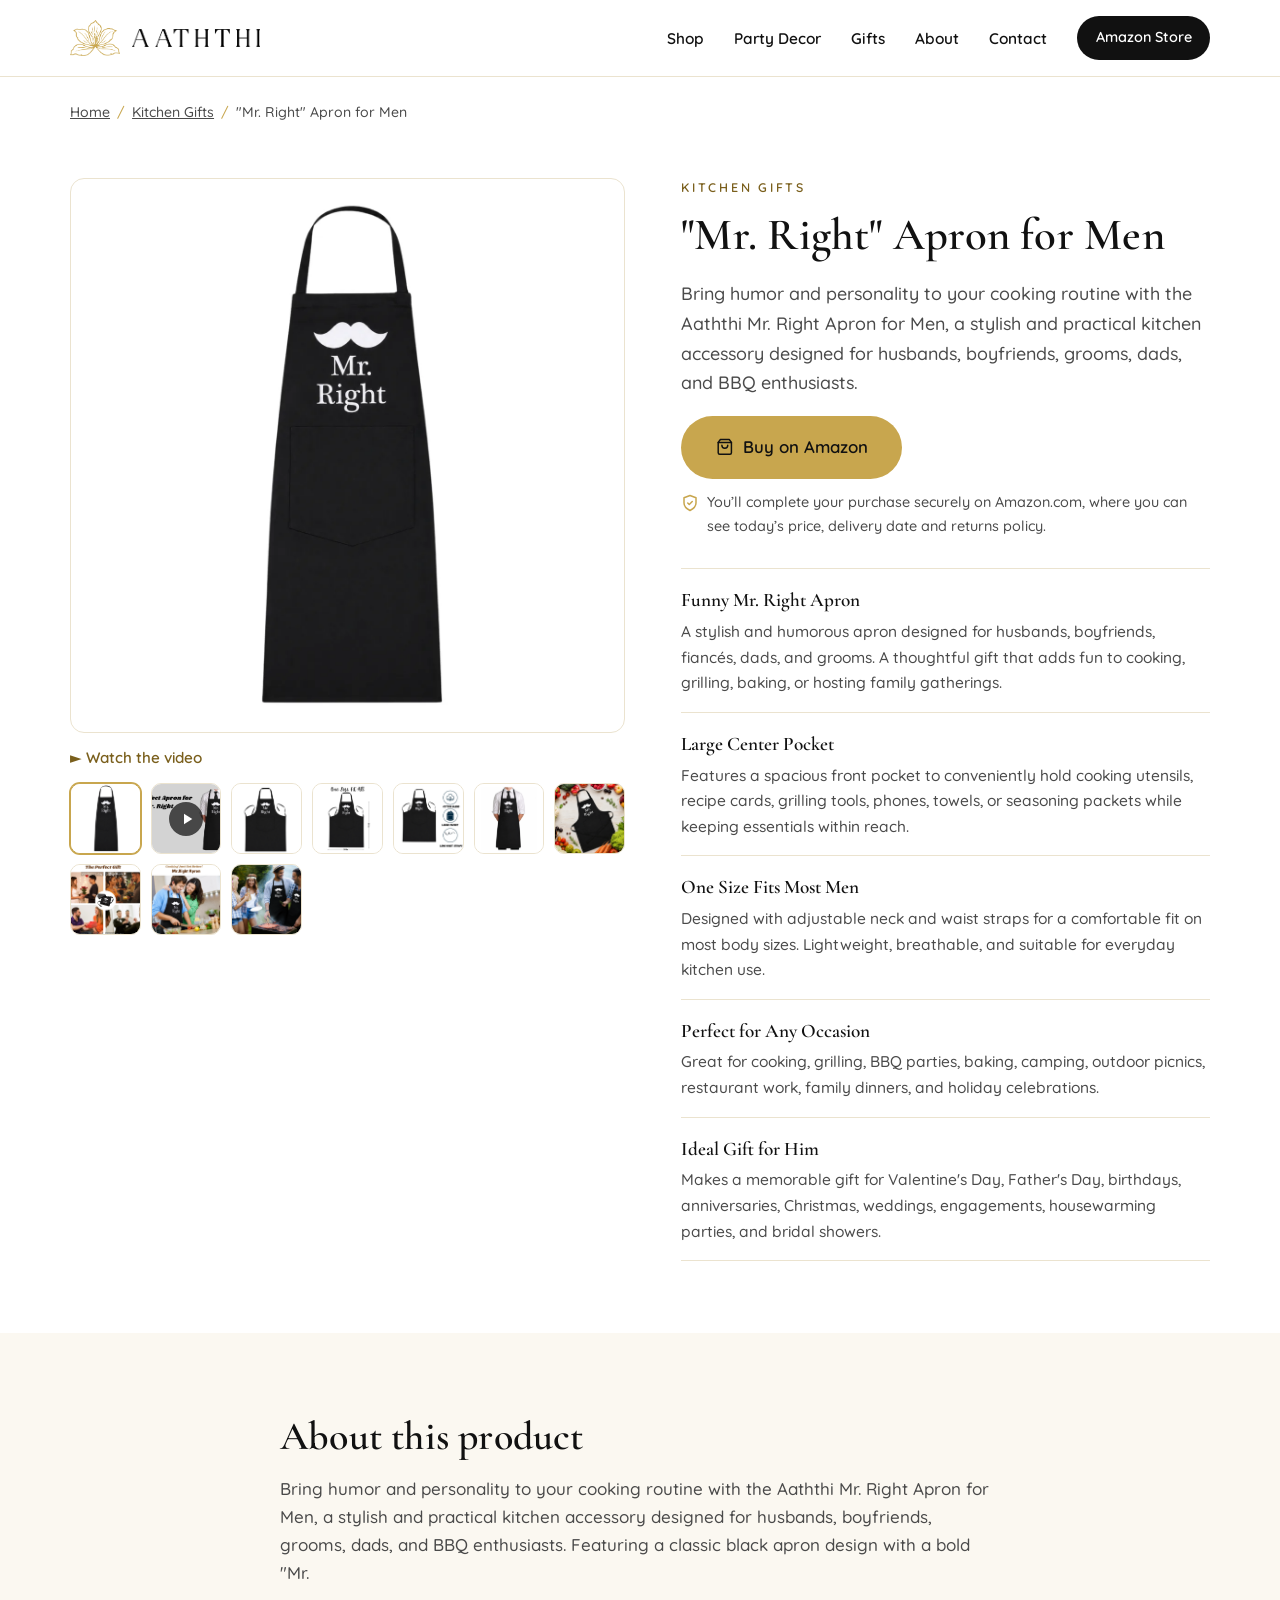
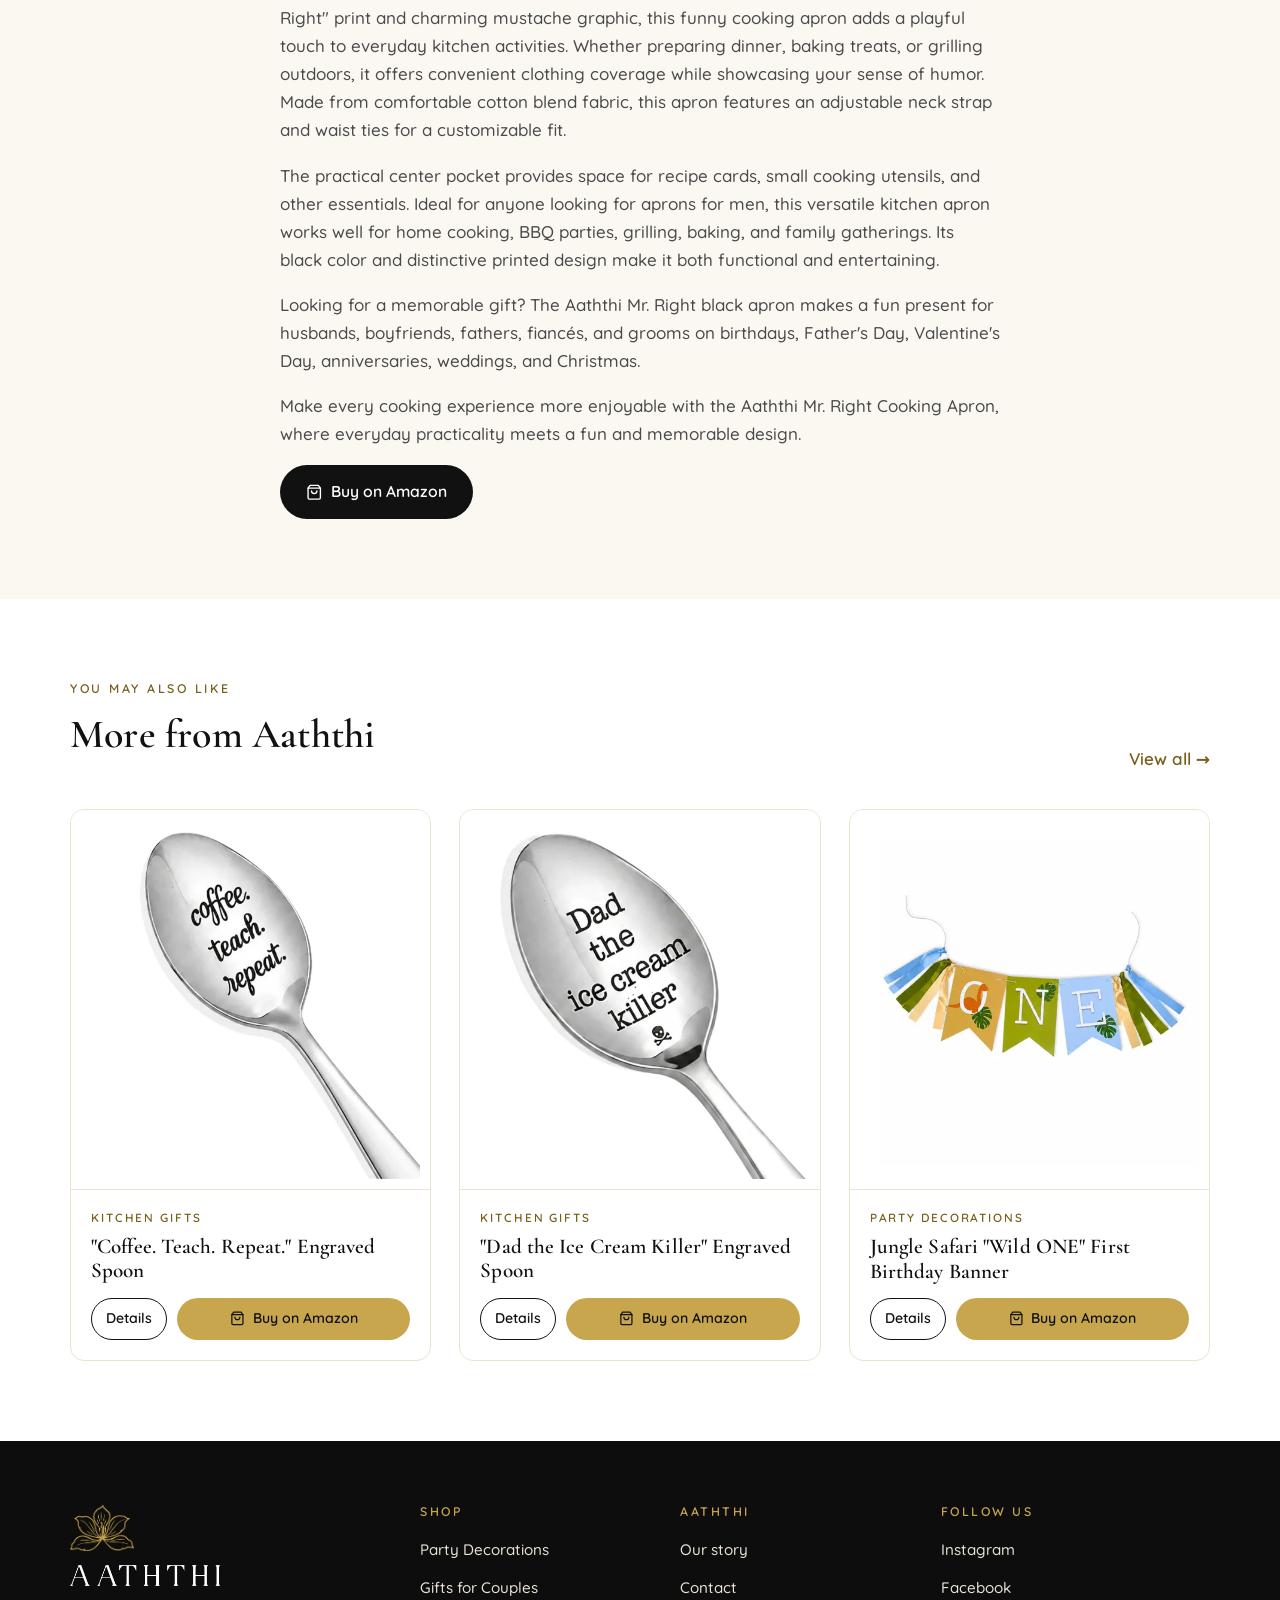
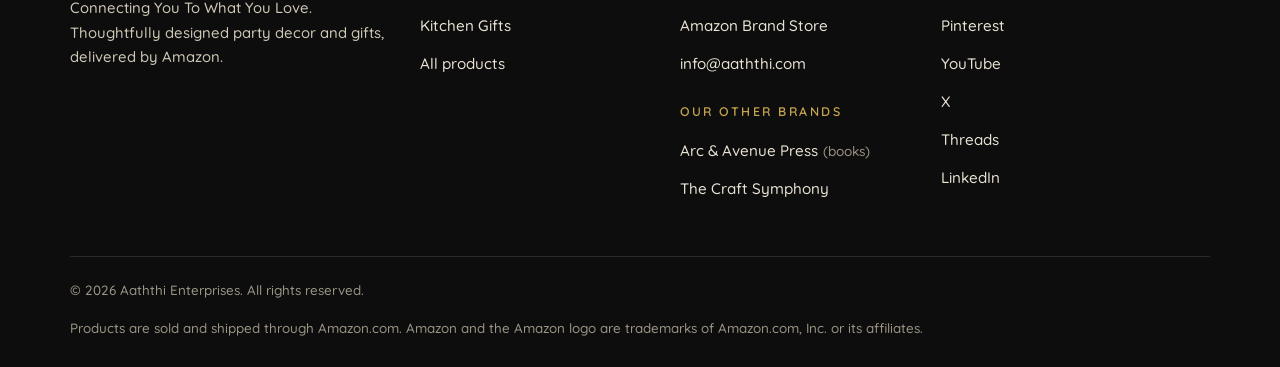
<file: products/mr-right-apron/index.html>
<!doctype html>
<html lang="en">
<head>
<meta charset="utf-8">
<meta name="viewport" content="width=device-width, initial-scale=1">
<title>Mr. Right Apron for Men | AATHTHI</title>
<meta name="description" content="Bring humor and personality to your cooking routine with the Aaththi Mr. Right Apron for Men, a stylish and practical kitchen accessory designed for husbands, b">
<link rel="canonical" href="https://www.aaththi.com/products/mr-right-apron/">
<meta property="og:type" content="website">
<meta property="og:site_name" content="AATHTHI">
<meta property="og:title" content="Mr. Right Apron for Men | AATHTHI">
<meta property="og:description" content="Bring humor and personality to your cooking routine with the Aaththi Mr. Right Apron for Men, a stylish and practical kitchen accessory designed for husbands, b">
<meta property="og:url" content="https://www.aaththi.com/products/mr-right-apron/">
<meta property="og:image" content="https://www.aaththi.com/assets/products/mr-right-apron/1.webp">
<meta name="twitter:card" content="summary_large_image">
<meta name="twitter:site" content="@aaththi_ent">
<meta name="theme-color" content="#ffffff">
<link rel="icon" href="../../favicon.png" type="image/png">
<link rel="apple-touch-icon" href="../../assets/brand/apple-touch-icon.png">
<link rel="preconnect" href="https://fonts.googleapis.com">
<link rel="preconnect" href="https://fonts.gstatic.com" crossorigin>
<link href="https://fonts.googleapis.com/css2?family=Cormorant+Garamond:ital,wght@0,500;0,600;1,500;1,600&family=Quicksand:wght@400;500;600;700&display=swap" rel="stylesheet">
<link rel="stylesheet" href="../../assets/css/style.css?v=20261107">
<script type="application/ld+json">{"@context": "https://schema.org", "@type": "Product", "name": "Mr. Right Apron for Men", "description": "Bring humor and personality to your cooking routine with the Aaththi Mr. Right Apron for Men, a stylish and practical kitchen accessory designed for husbands, boyfriends, grooms, dads, and BBQ enthusiasts. Featuring a classic black apron design with a bold \"Mr. Right\" print and charming mustache graphic, this funny cooking apron adds a playful touch to everyday kitchen activities. Whether preparing dinner, baking treats, or grilling outdoors, it offers convenient clothing coverage while showcasing your sense of humor. Made from comfortable cotton blend fabric, this apron features an adjustable neck strap and waist ties for a customizable fit. The practical center pocket provides space for recipe cards, small cooking utensils, and other essentials. Ideal for anyone looking for aprons for men, this versatile kitchen apron works well for home cooking, BBQ parties, grilling, baking, and family gatherings. Its black color and distinctive printed design make it both functional and entertaining. Looking for a memorable gift? The Aaththi Mr. Right black apron makes a fun present for husbands, boyfriends, fathers, fiancés, and grooms on birthdays, Father's Day, Valentine's Day, anniversaries, weddings, and Christmas. Make every cooking experience more enjoyable with the Aaththi Mr. Right Cooking Apron, where everyday practicality meets a fun and memorable design.", "sku": "B0HDBCM7FC", "image": ["https://www.aaththi.com/assets/products/mr-right-apron/1.webp", "https://www.aaththi.com/assets/products/mr-right-apron/2.webp", "https://www.aaththi.com/assets/products/mr-right-apron/3.webp", "https://www.aaththi.com/assets/products/mr-right-apron/4.webp"], "brand": {"@type": "Brand", "name": "AATHTHI"}, "url": "https://www.aaththi.com/products/mr-right-apron/"}</script><script type="application/ld+json">{"@context": "https://schema.org", "@type": "BreadcrumbList", "itemListElement": [{"@type": "ListItem", "position": 1, "name": "Home", "item": "https://www.aaththi.com/"}, {"@type": "ListItem", "position": 2, "name": "Kitchen Gifts", "item": "https://www.aaththi.com/shop/"}, {"@type": "ListItem", "position": 3, "name": "Mr. Right Apron for Men"}]}</script>
</head>
<body>
<a class="skip" href="#content">Skip to content</a>
<header class="site-header">
  <div class="wrap nav">
    <a class="brand" href="../../" aria-label="AATHTHI home">
      <img class="mark" src="../../assets/brand/mark-gold.png" alt="" width="50" height="36">
      <img class="word" src="../../assets/brand/wordmark-black.png" alt="AATHTHI" width="128" height="18">
    </a>
    <button class="menu-toggle" aria-controls="menu" aria-expanded="false" aria-label="Menu">
      <svg viewBox="0 0 24 24" fill="none" stroke="currentColor" stroke-width="1.8" stroke-linecap="round" aria-hidden="true"><path d="M3 7h18M3 12h18M3 17h18"/></svg>
    </button>
    <ul class="menu" id="menu">
      <li><a href="../../shop/">Shop</a></li><li><a href="../../shop/#party">Party Decor</a></li><li><a href="../../shop/#couples">Gifts</a></li><li><a href="../../about/">About</a></li><li><a href="../../contact/">Contact</a></li>
      <li><a class="btn btn-dark" href="https://www.amazon.com/stores/AATHTHI/page/D9452E36-205C-4321-8BFA-5A0712A17366" data-asin="STORE" target="_blank" rel="noopener">Amazon Store</a></li>
    </ul>
  </div>
</header>
<main id="content">

<div class="wrap">
  <nav class="crumbs" aria-label="Breadcrumb" style="margin-top:24px">
    <a href="../../">Home</a><span aria-hidden="true">/</span><a href="../../shop/#kitchen">Kitchen Gifts</a><span aria-hidden="true">/</span><span>&quot;Mr. Right&quot; Apron for Men</span>
  </nav>
  <div class="pdp">
    <div class="gallery">
      <div class="main"><img id="main-img" src="../../assets/products/mr-right-apron/1.webp" alt="Mr. Right Apron for Men" width="1200" height="1200" fetchpriority="high"><video id="main-video" controls playsinline preload="none" poster="../../assets/products/mr-right-apron/video-poster.webp" hidden><source data-src="../../assets/products/mr-right-apron/video.mp4" type="video/mp4">Your browser does not support video.</video></div>
      <p class="video-hint"><button type="button" class="link-arrow" id="watch-video">&#9658; Watch the video</button></p>
      <div class="thumbs"><button type="button" data-full="../../assets/products/mr-right-apron/1.webp" aria-current="true" aria-label="Show image 1"><img src="../../assets/products/mr-right-apron/1.webp" alt="Mr. Right Apron for Men, image 1" loading="lazy" width="120" height="120"></button><button type="button" class="vthumb" data-video="../../assets/products/mr-right-apron/video.mp4" aria-current="false" aria-label="Play product video"><img src="../../assets/products/mr-right-apron/video-poster.webp" alt="" loading="lazy" width="120" height="120"><span class="play" aria-hidden="true"><svg viewBox="0 0 24 24"><path d="M8 5v14l11-7z" fill="currentColor"/></svg></span></button><button type="button" data-full="../../assets/products/mr-right-apron/2.webp" aria-current="false" aria-label="Show image 2"><img src="../../assets/products/mr-right-apron/2.webp" alt="Mr. Right Apron for Men, image 2" loading="lazy" width="120" height="120"></button><button type="button" data-full="../../assets/products/mr-right-apron/3.webp" aria-current="false" aria-label="Show image 3"><img src="../../assets/products/mr-right-apron/3.webp" alt="Mr. Right Apron for Men, image 3" loading="lazy" width="120" height="120"></button><button type="button" data-full="../../assets/products/mr-right-apron/4.webp" aria-current="false" aria-label="Show image 4"><img src="../../assets/products/mr-right-apron/4.webp" alt="Mr. Right Apron for Men, image 4" loading="lazy" width="120" height="120"></button><button type="button" data-full="../../assets/products/mr-right-apron/5.webp" aria-current="false" aria-label="Show image 5"><img src="../../assets/products/mr-right-apron/5.webp" alt="Mr. Right Apron for Men, image 5" loading="lazy" width="120" height="120"></button><button type="button" data-full="../../assets/products/mr-right-apron/6.webp" aria-current="false" aria-label="Show image 6"><img src="../../assets/products/mr-right-apron/6.webp" alt="Mr. Right Apron for Men, image 6" loading="lazy" width="120" height="120"></button><button type="button" data-full="../../assets/products/mr-right-apron/7.webp" aria-current="false" aria-label="Show image 7"><img src="../../assets/products/mr-right-apron/7.webp" alt="Mr. Right Apron for Men, image 7" loading="lazy" width="120" height="120"></button><button type="button" data-full="../../assets/products/mr-right-apron/8.webp" aria-current="false" aria-label="Show image 8"><img src="../../assets/products/mr-right-apron/8.webp" alt="Mr. Right Apron for Men, image 8" loading="lazy" width="120" height="120"></button><button type="button" data-full="../../assets/products/mr-right-apron/9.webp" aria-current="false" aria-label="Show image 9"><img src="../../assets/products/mr-right-apron/9.webp" alt="Mr. Right Apron for Men, image 9" loading="lazy" width="120" height="120"></button></div>
    </div>
    <div class="buybox">
      <span class="eyebrow">Kitchen Gifts</span>
      <h1>&quot;Mr. Right&quot; Apron for Men</h1>
      <p class="lead">Bring humor and personality to your cooking routine with the Aaththi Mr. Right Apron for Men, a stylish and practical kitchen accessory designed for husbands, boyfriends, grooms, dads, and BBQ enthusiasts.</p>
      <a class="btn btn-gold btn-lg" href="https://www.amazon.com/dp/B0HDBCM7FC" data-asin="B0HDBCM7FC" target="_blank" rel="noopener" aria-label="Buy on Amazon: &quot;Mr. Right&quot; Apron for Men (opens Amazon in a new tab)"><svg viewBox="0 0 24 24" fill="none" stroke="currentColor" stroke-width="2" stroke-linecap="round" stroke-linejoin="round" aria-hidden="true"><path d="M6 2 3 6v14a2 2 0 0 0 2 2h14a2 2 0 0 0 2-2V6l-3-4Z"/><path d="M3 6h18"/><path d="M16 10a4 4 0 0 1-8 0"/></svg>Buy on Amazon</a>
      <p class="buy-note"><svg viewBox="0 0 24 24" fill="none" stroke="currentColor" stroke-width="2" stroke-linecap="round" stroke-linejoin="round" aria-hidden="true"><path d="M12 22s8-4 8-10V5l-8-3-8 3v7c0 6 8 10 8 10Z"/><path d="m9 12 2 2 4-4"/></svg><span>You&rsquo;ll complete your purchase securely on Amazon.com, where you can see today&rsquo;s price, delivery date and returns policy.</span></p>
      <ul class="features"><li><strong>Funny Mr. Right Apron</strong><p>A stylish and humorous apron designed for husbands, boyfriends, fiancés, dads, and grooms. A thoughtful gift that adds fun to cooking, grilling, baking, or hosting family gatherings.</p></li><li><strong>Large Center Pocket</strong><p>Features a spacious front pocket to conveniently hold cooking utensils, recipe cards, grilling tools, phones, towels, or seasoning packets while keeping essentials within reach.</p></li><li><strong>One Size Fits Most Men</strong><p>Designed with adjustable neck and waist straps for a comfortable fit on most body sizes. Lightweight, breathable, and suitable for everyday kitchen use.</p></li><li><strong>Perfect for Any Occasion</strong><p>Great for cooking, grilling, BBQ parties, baking, camping, outdoor picnics, restaurant work, family dinners, and holiday celebrations.</p></li><li><strong>Ideal Gift for Him</strong><p>Makes a memorable gift for Valentine&#x27;s Day, Father&#x27;s Day, birthdays, anniversaries, Christmas, weddings, engagements, housewarming parties, and bridal showers.</p></li></ul>
    </div>
  </div>
</div>
<section class="section tint">
  <div class="wrap desc">
    <h2>About this product</h2>
    <p>Bring humor and personality to your cooking routine with the Aaththi Mr. Right Apron for Men, a stylish and practical kitchen accessory designed for husbands, boyfriends, grooms, dads, and BBQ enthusiasts. Featuring a classic black apron design with a bold &quot;Mr.</p><p>Right&quot; print and charming mustache graphic, this funny cooking apron adds a playful touch to everyday kitchen activities. Whether preparing dinner, baking treats, or grilling outdoors, it offers convenient clothing coverage while showcasing your sense of humor. Made from comfortable cotton blend fabric, this apron features an adjustable neck strap and waist ties for a customizable fit.</p><p>The practical center pocket provides space for recipe cards, small cooking utensils, and other essentials. Ideal for anyone looking for aprons for men, this versatile kitchen apron works well for home cooking, BBQ parties, grilling, baking, and family gatherings. Its black color and distinctive printed design make it both functional and entertaining.</p><p>Looking for a memorable gift? The Aaththi Mr. Right black apron makes a fun present for husbands, boyfriends, fathers, fiancés, and grooms on birthdays, Father&#x27;s Day, Valentine&#x27;s Day, anniversaries, weddings, and Christmas.</p><p>Make every cooking experience more enjoyable with the Aaththi Mr. Right Cooking Apron, where everyday practicality meets a fun and memorable design.</p>
    <a class="btn btn-dark" href="https://www.amazon.com/dp/B0HDBCM7FC" data-asin="B0HDBCM7FC" target="_blank" rel="noopener" aria-label="Buy on Amazon: &quot;Mr. Right&quot; Apron for Men (opens Amazon in a new tab)"><svg viewBox="0 0 24 24" fill="none" stroke="currentColor" stroke-width="2" stroke-linecap="round" stroke-linejoin="round" aria-hidden="true"><path d="M6 2 3 6v14a2 2 0 0 0 2 2h14a2 2 0 0 0 2-2V6l-3-4Z"/><path d="M3 6h18"/><path d="M16 10a4 4 0 0 1-8 0"/></svg>Buy on Amazon</a>
  </div>
</section>
<section class="section">
  <div class="wrap">
    <div class="section-head"><div><span class="eyebrow">You may also like</span><h2>More from Aaththi</h2></div>
      <a class="link-arrow" href="../../shop/">View all &rarr;</a></div>
    <div class="grid"><article class="card" data-cat="kitchen">
  <a class="thumb" href="../../products/coffee-teach-repeat-spoon/" tabindex="-1" aria-hidden="true"><img src="../../assets/products/coffee-teach-repeat-spoon/thumb.webp" alt="" loading="lazy" width="600" height="600"></a>
  <div class="body">
    <span class="cat-label">Kitchen Gifts</span>
    <h3><a href="../../products/coffee-teach-repeat-spoon/">&quot;Coffee. Teach. Repeat.&quot; Engraved Spoon</a></h3>
    <div class="card-actions">
      <a class="btn btn-line" href="../../products/coffee-teach-repeat-spoon/">Details</a>
      <a class="btn btn-gold" href="https://www.amazon.com/dp/B0HD7CXPCJ" data-asin="B0HD7CXPCJ" target="_blank" rel="noopener" aria-label="Buy on Amazon: &quot;Coffee. Teach. Repeat.&quot; Engraved Spoon (opens Amazon in a new tab)"><svg viewBox="0 0 24 24" fill="none" stroke="currentColor" stroke-width="2" stroke-linecap="round" stroke-linejoin="round" aria-hidden="true"><path d="M6 2 3 6v14a2 2 0 0 0 2 2h14a2 2 0 0 0 2-2V6l-3-4Z"/><path d="M3 6h18"/><path d="M16 10a4 4 0 0 1-8 0"/></svg>Buy on Amazon</a>
    </div>
  </div>
</article><article class="card" data-cat="kitchen">
  <a class="thumb" href="../../products/dad-ice-cream-killer-spoon/" tabindex="-1" aria-hidden="true"><img src="../../assets/products/dad-ice-cream-killer-spoon/thumb.webp" alt="" loading="lazy" width="600" height="600"></a>
  <div class="body">
    <span class="cat-label">Kitchen Gifts</span>
    <h3><a href="../../products/dad-ice-cream-killer-spoon/">&quot;Dad the Ice Cream Killer&quot; Engraved Spoon</a></h3>
    <div class="card-actions">
      <a class="btn btn-line" href="../../products/dad-ice-cream-killer-spoon/">Details</a>
      <a class="btn btn-gold" href="https://www.amazon.com/dp/B0HDCGZFQS" data-asin="B0HDCGZFQS" target="_blank" rel="noopener" aria-label="Buy on Amazon: &quot;Dad the Ice Cream Killer&quot; Engraved Spoon (opens Amazon in a new tab)"><svg viewBox="0 0 24 24" fill="none" stroke="currentColor" stroke-width="2" stroke-linecap="round" stroke-linejoin="round" aria-hidden="true"><path d="M6 2 3 6v14a2 2 0 0 0 2 2h14a2 2 0 0 0 2-2V6l-3-4Z"/><path d="M3 6h18"/><path d="M16 10a4 4 0 0 1-8 0"/></svg>Buy on Amazon</a>
    </div>
  </div>
</article><article class="card" data-cat="party">
  <a class="thumb" href="../../products/jungle-safari-wild-one-banner/" tabindex="-1" aria-hidden="true"><img src="../../assets/products/jungle-safari-wild-one-banner/thumb.webp" alt="" loading="lazy" width="600" height="600"></a>
  <div class="body">
    <span class="cat-label">Party Decorations</span>
    <h3><a href="../../products/jungle-safari-wild-one-banner/">Jungle Safari &quot;Wild ONE&quot; First Birthday Banner</a></h3>
    <div class="card-actions">
      <a class="btn btn-line" href="../../products/jungle-safari-wild-one-banner/">Details</a>
      <a class="btn btn-gold" href="https://www.amazon.com/dp/B0HCYRZZZ1" data-asin="B0HCYRZZZ1" target="_blank" rel="noopener" aria-label="Buy on Amazon: Jungle Safari &quot;Wild ONE&quot; First Birthday Banner (opens Amazon in a new tab)"><svg viewBox="0 0 24 24" fill="none" stroke="currentColor" stroke-width="2" stroke-linecap="round" stroke-linejoin="round" aria-hidden="true"><path d="M6 2 3 6v14a2 2 0 0 0 2 2h14a2 2 0 0 0 2-2V6l-3-4Z"/><path d="M3 6h18"/><path d="M16 10a4 4 0 0 1-8 0"/></svg>Buy on Amazon</a>
    </div>
  </div>
</article></div>
  </div>
</section>
</main>
<footer class="site-footer">
  <div class="wrap">
    <div class="foot-grid">
      <div class="foot-brand">
        <img class="mark" src="../../assets/brand/mark-gold.png" alt="" width="64" height="46">
        <img class="word" src="../../assets/brand/wordmark-white.png" alt="AATHTHI" width="150" height="21">
        <p>Connecting You To What You Love. Thoughtfully designed party decor and gifts, delivered by Amazon.</p>
      </div>
      <div>
        <h2>Shop</h2>
        <ul><li><a href="../../shop/#party">Party Decorations</a></li><li><a href="../../shop/#couples">Gifts for Couples</a></li><li><a href="../../shop/#kitchen">Kitchen Gifts</a></li><li><a href="../../shop/">All products</a></li></ul>
      </div>
      <div>
        <h2>Aaththi</h2>
        <ul>
          <li><a href="../../about/">Our story</a></li>
          <li><a href="../../contact/">Contact</a></li>
          <li><a href="https://www.amazon.com/stores/AATHTHI/page/D9452E36-205C-4321-8BFA-5A0712A17366" data-asin="STORE" target="_blank" rel="noopener">Amazon Brand Store</a></li>
          <li><a href="mailto:info@aaththi.com">info@aaththi.com</a></li>
        </ul>
        <h2 style="margin-top:28px">Our other brands</h2>
        <ul><li><a href="https://www.amazon.com/author/arcavenuepress" target="_blank" rel="noopener">Arc &amp; Avenue Press</a> <span style="color:#9b9585;font-size:.85rem">(books)</span></li>
          <li><a href="https://www.thecraftsymphony.com/" target="_blank" rel="noopener">The Craft Symphony</a></li></ul>
      </div>
      <div>
        <h2>Follow us</h2>
        <ul><li><a href="https://www.instagram.com/aaththienterprises/" target="_blank" rel="noopener">Instagram</a></li><li><a href="https://www.facebook.com/aaththi/" target="_blank" rel="noopener">Facebook</a></li><li><a href="https://www.pinterest.com/aaththienterprises" target="_blank" rel="noopener">Pinterest</a></li><li><a href="https://www.youtube.com/@aaththienterprises" target="_blank" rel="noopener">YouTube</a></li><li><a href="https://x.com/aaththi_ent" target="_blank" rel="noopener">X</a></li><li><a href="https://www.threads.net/@aaththienterprises" target="_blank" rel="noopener">Threads</a></li><li><a href="https://www.linkedin.com/company/aaththi/" target="_blank" rel="noopener">LinkedIn</a></li></ul>
      </div>
    </div>
    <div class="foot-bottom">
      <span>&copy; <span id="year">2026</span> Aaththi Enterprises. All rights reserved.</span>
      <span>Products are sold and shipped through Amazon.com. Amazon and the Amazon logo are trademarks of Amazon.com, Inc. or its affiliates.</span>
    </div>
  </div>
</footer>
<script src="../../assets/js/amazon-links.js?v=20261107"></script>
<script src="../../assets/js/site.js?v=20261107"></script>
</body>
</html>
</file>
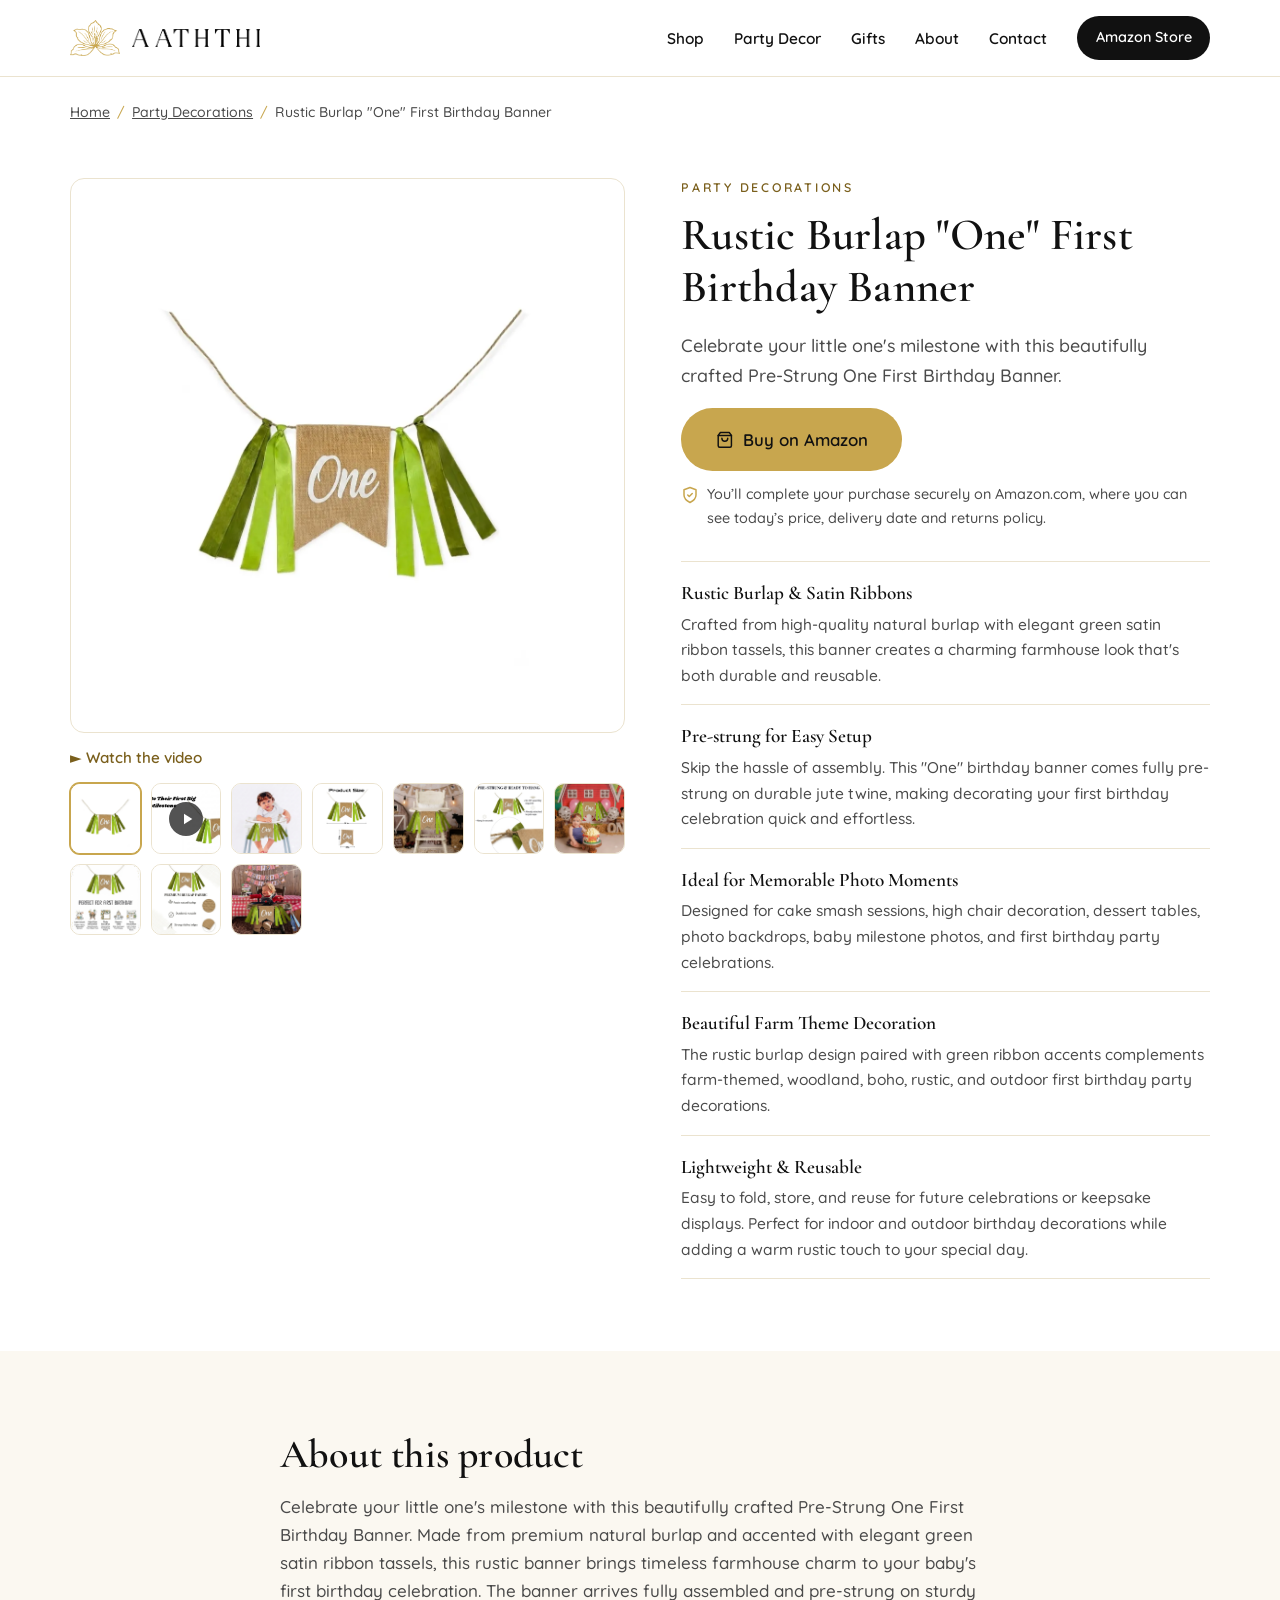
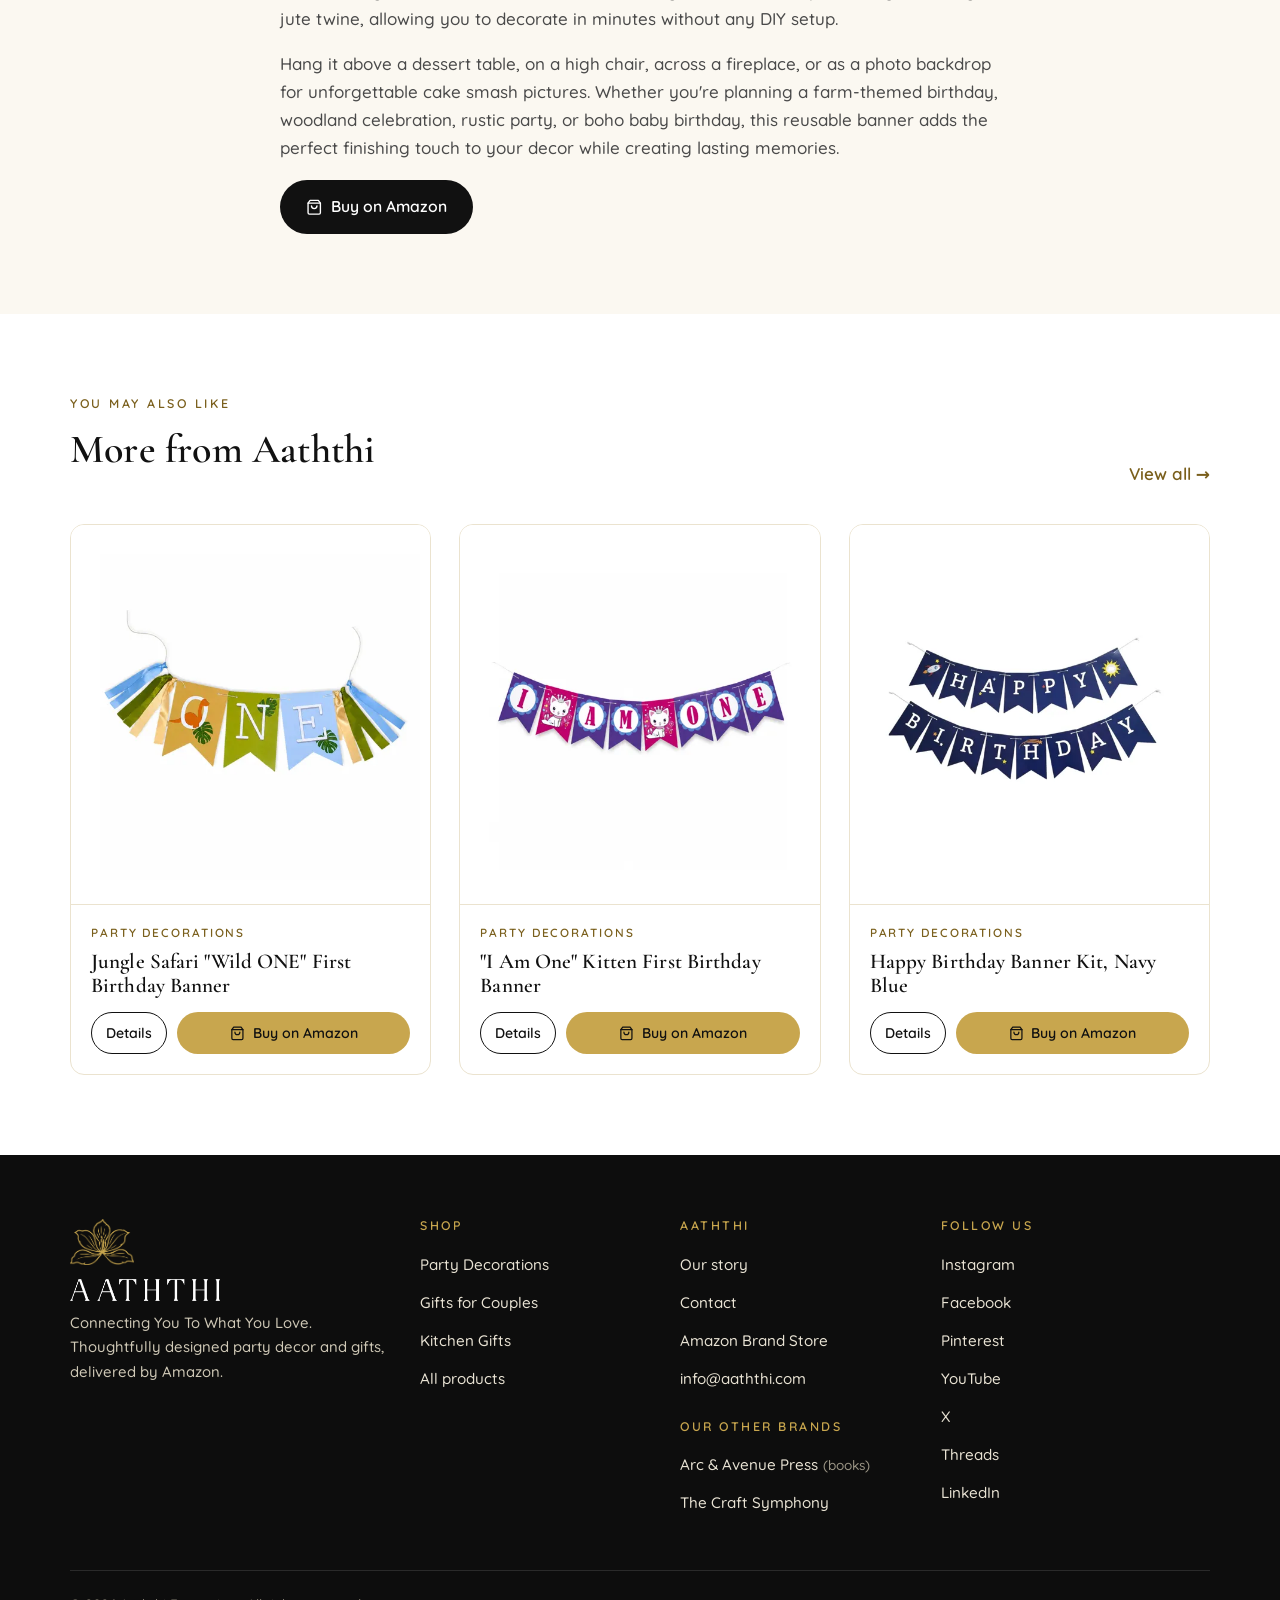
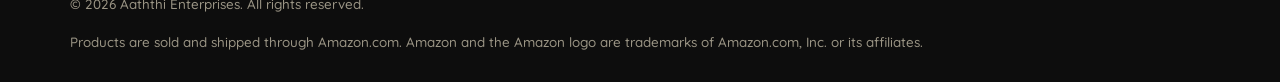
<file: products/rustic-burlap-one-banner/index.html>
<!doctype html>
<html lang="en">
<head>
<meta charset="utf-8">
<meta name="viewport" content="width=device-width, initial-scale=1">
<title>Rustic Burlap One First Birthday Banner | AATHTHI</title>
<meta name="description" content="Celebrate your little one&#x27;s milestone with this beautifully crafted Pre-Strung One First Birthday Banner.">
<link rel="canonical" href="https://www.aaththi.com/products/rustic-burlap-one-banner/">
<meta property="og:type" content="website">
<meta property="og:site_name" content="AATHTHI">
<meta property="og:title" content="Rustic Burlap One First Birthday Banner | AATHTHI">
<meta property="og:description" content="Celebrate your little one&#x27;s milestone with this beautifully crafted Pre-Strung One First Birthday Banner.">
<meta property="og:url" content="https://www.aaththi.com/products/rustic-burlap-one-banner/">
<meta property="og:image" content="https://www.aaththi.com/assets/products/rustic-burlap-one-banner/1.webp">
<meta name="twitter:card" content="summary_large_image">
<meta name="twitter:site" content="@aaththi_ent">
<meta name="theme-color" content="#ffffff">
<link rel="icon" href="../../favicon.png" type="image/png">
<link rel="apple-touch-icon" href="../../assets/brand/apple-touch-icon.png">
<link rel="preconnect" href="https://fonts.googleapis.com">
<link rel="preconnect" href="https://fonts.gstatic.com" crossorigin>
<link href="https://fonts.googleapis.com/css2?family=Cormorant+Garamond:ital,wght@0,500;0,600;1,500;1,600&family=Quicksand:wght@400;500;600;700&display=swap" rel="stylesheet">
<link rel="stylesheet" href="../../assets/css/style.css?v=20261107">
<script type="application/ld+json">{"@context": "https://schema.org", "@type": "Product", "name": "Rustic Burlap One First Birthday Banner", "description": "Celebrate your little one's milestone with this beautifully crafted Pre-Strung One First Birthday Banner. Made from premium natural burlap and accented with elegant green satin ribbon tassels, this rustic banner brings timeless farmhouse charm to your baby's first birthday celebration. The banner arrives fully assembled and pre-strung on sturdy jute twine, allowing you to decorate in minutes without any DIY setup. Hang it above a dessert table, on a high chair, across a fireplace, or as a photo backdrop for unforgettable cake smash pictures. Whether you're planning a farm-themed birthday, woodland celebration, rustic party, or boho baby birthday, this reusable banner adds the perfect finishing touch to your decor while creating lasting memories.", "sku": "B0HDB9KH23", "image": ["https://www.aaththi.com/assets/products/rustic-burlap-one-banner/1.webp", "https://www.aaththi.com/assets/products/rustic-burlap-one-banner/2.webp", "https://www.aaththi.com/assets/products/rustic-burlap-one-banner/3.webp", "https://www.aaththi.com/assets/products/rustic-burlap-one-banner/4.webp"], "brand": {"@type": "Brand", "name": "AATHTHI"}, "url": "https://www.aaththi.com/products/rustic-burlap-one-banner/"}</script><script type="application/ld+json">{"@context": "https://schema.org", "@type": "BreadcrumbList", "itemListElement": [{"@type": "ListItem", "position": 1, "name": "Home", "item": "https://www.aaththi.com/"}, {"@type": "ListItem", "position": 2, "name": "Party Decorations", "item": "https://www.aaththi.com/shop/"}, {"@type": "ListItem", "position": 3, "name": "Rustic Burlap One First Birthday Banner"}]}</script>
</head>
<body>
<a class="skip" href="#content">Skip to content</a>
<header class="site-header">
  <div class="wrap nav">
    <a class="brand" href="../../" aria-label="AATHTHI home">
      <img class="mark" src="../../assets/brand/mark-gold.png" alt="" width="50" height="36">
      <img class="word" src="../../assets/brand/wordmark-black.png" alt="AATHTHI" width="128" height="18">
    </a>
    <button class="menu-toggle" aria-controls="menu" aria-expanded="false" aria-label="Menu">
      <svg viewBox="0 0 24 24" fill="none" stroke="currentColor" stroke-width="1.8" stroke-linecap="round" aria-hidden="true"><path d="M3 7h18M3 12h18M3 17h18"/></svg>
    </button>
    <ul class="menu" id="menu">
      <li><a href="../../shop/">Shop</a></li><li><a href="../../shop/#party">Party Decor</a></li><li><a href="../../shop/#couples">Gifts</a></li><li><a href="../../about/">About</a></li><li><a href="../../contact/">Contact</a></li>
      <li><a class="btn btn-dark" href="https://www.amazon.com/stores/AATHTHI/page/D9452E36-205C-4321-8BFA-5A0712A17366" data-asin="STORE" target="_blank" rel="noopener">Amazon Store</a></li>
    </ul>
  </div>
</header>
<main id="content">

<div class="wrap">
  <nav class="crumbs" aria-label="Breadcrumb" style="margin-top:24px">
    <a href="../../">Home</a><span aria-hidden="true">/</span><a href="../../shop/#party">Party Decorations</a><span aria-hidden="true">/</span><span>Rustic Burlap &quot;One&quot; First Birthday Banner</span>
  </nav>
  <div class="pdp">
    <div class="gallery">
      <div class="main"><img id="main-img" src="../../assets/products/rustic-burlap-one-banner/1.webp" alt="Rustic Burlap One First Birthday Banner" width="1200" height="1200" fetchpriority="high"><video id="main-video" controls playsinline preload="none" poster="../../assets/products/rustic-burlap-one-banner/video-poster.webp" hidden><source data-src="../../assets/products/rustic-burlap-one-banner/video.mp4" type="video/mp4">Your browser does not support video.</video></div>
      <p class="video-hint"><button type="button" class="link-arrow" id="watch-video">&#9658; Watch the video</button></p>
      <div class="thumbs"><button type="button" data-full="../../assets/products/rustic-burlap-one-banner/1.webp" aria-current="true" aria-label="Show image 1"><img src="../../assets/products/rustic-burlap-one-banner/1.webp" alt="Rustic Burlap One First Birthday Banner, image 1" loading="lazy" width="120" height="120"></button><button type="button" class="vthumb" data-video="../../assets/products/rustic-burlap-one-banner/video.mp4" aria-current="false" aria-label="Play product video"><img src="../../assets/products/rustic-burlap-one-banner/video-poster.webp" alt="" loading="lazy" width="120" height="120"><span class="play" aria-hidden="true"><svg viewBox="0 0 24 24"><path d="M8 5v14l11-7z" fill="currentColor"/></svg></span></button><button type="button" data-full="../../assets/products/rustic-burlap-one-banner/2.webp" aria-current="false" aria-label="Show image 2"><img src="../../assets/products/rustic-burlap-one-banner/2.webp" alt="Rustic Burlap One First Birthday Banner, image 2" loading="lazy" width="120" height="120"></button><button type="button" data-full="../../assets/products/rustic-burlap-one-banner/3.webp" aria-current="false" aria-label="Show image 3"><img src="../../assets/products/rustic-burlap-one-banner/3.webp" alt="Rustic Burlap One First Birthday Banner, image 3" loading="lazy" width="120" height="120"></button><button type="button" data-full="../../assets/products/rustic-burlap-one-banner/4.webp" aria-current="false" aria-label="Show image 4"><img src="../../assets/products/rustic-burlap-one-banner/4.webp" alt="Rustic Burlap One First Birthday Banner, image 4" loading="lazy" width="120" height="120"></button><button type="button" data-full="../../assets/products/rustic-burlap-one-banner/5.webp" aria-current="false" aria-label="Show image 5"><img src="../../assets/products/rustic-burlap-one-banner/5.webp" alt="Rustic Burlap One First Birthday Banner, image 5" loading="lazy" width="120" height="120"></button><button type="button" data-full="../../assets/products/rustic-burlap-one-banner/6.webp" aria-current="false" aria-label="Show image 6"><img src="../../assets/products/rustic-burlap-one-banner/6.webp" alt="Rustic Burlap One First Birthday Banner, image 6" loading="lazy" width="120" height="120"></button><button type="button" data-full="../../assets/products/rustic-burlap-one-banner/7.webp" aria-current="false" aria-label="Show image 7"><img src="../../assets/products/rustic-burlap-one-banner/7.webp" alt="Rustic Burlap One First Birthday Banner, image 7" loading="lazy" width="120" height="120"></button><button type="button" data-full="../../assets/products/rustic-burlap-one-banner/8.webp" aria-current="false" aria-label="Show image 8"><img src="../../assets/products/rustic-burlap-one-banner/8.webp" alt="Rustic Burlap One First Birthday Banner, image 8" loading="lazy" width="120" height="120"></button><button type="button" data-full="../../assets/products/rustic-burlap-one-banner/9.webp" aria-current="false" aria-label="Show image 9"><img src="../../assets/products/rustic-burlap-one-banner/9.webp" alt="Rustic Burlap One First Birthday Banner, image 9" loading="lazy" width="120" height="120"></button></div>
    </div>
    <div class="buybox">
      <span class="eyebrow">Party Decorations</span>
      <h1>Rustic Burlap &quot;One&quot; First Birthday Banner</h1>
      <p class="lead">Celebrate your little one&#x27;s milestone with this beautifully crafted Pre-Strung One First Birthday Banner.</p>
      <a class="btn btn-gold btn-lg" href="https://www.amazon.com/dp/B0HDB9KH23" data-asin="B0HDB9KH23" target="_blank" rel="noopener" aria-label="Buy on Amazon: Rustic Burlap &quot;One&quot; First Birthday Banner (opens Amazon in a new tab)"><svg viewBox="0 0 24 24" fill="none" stroke="currentColor" stroke-width="2" stroke-linecap="round" stroke-linejoin="round" aria-hidden="true"><path d="M6 2 3 6v14a2 2 0 0 0 2 2h14a2 2 0 0 0 2-2V6l-3-4Z"/><path d="M3 6h18"/><path d="M16 10a4 4 0 0 1-8 0"/></svg>Buy on Amazon</a>
      <p class="buy-note"><svg viewBox="0 0 24 24" fill="none" stroke="currentColor" stroke-width="2" stroke-linecap="round" stroke-linejoin="round" aria-hidden="true"><path d="M12 22s8-4 8-10V5l-8-3-8 3v7c0 6 8 10 8 10Z"/><path d="m9 12 2 2 4-4"/></svg><span>You&rsquo;ll complete your purchase securely on Amazon.com, where you can see today&rsquo;s price, delivery date and returns policy.</span></p>
      <ul class="features"><li><strong>Rustic Burlap &amp; Satin Ribbons</strong><p>Crafted from high-quality natural burlap with elegant green satin ribbon tassels, this banner creates a charming farmhouse look that&#x27;s both durable and reusable.</p></li><li><strong>Pre-strung for Easy Setup</strong><p>Skip the hassle of assembly. This &quot;One&quot; birthday banner comes fully pre-strung on durable jute twine, making decorating your first birthday celebration quick and effortless.</p></li><li><strong>Ideal for Memorable Photo Moments</strong><p>Designed for cake smash sessions, high chair decoration, dessert tables, photo backdrops, baby milestone photos, and first birthday party celebrations.</p></li><li><strong>Beautiful Farm Theme Decoration</strong><p>The rustic burlap design paired with green ribbon accents complements farm-themed, woodland, boho, rustic, and outdoor first birthday party decorations.</p></li><li><strong>Lightweight &amp; Reusable</strong><p>Easy to fold, store, and reuse for future celebrations or keepsake displays. Perfect for indoor and outdoor birthday decorations while adding a warm rustic touch to your special day.</p></li></ul>
    </div>
  </div>
</div>
<section class="section tint">
  <div class="wrap desc">
    <h2>About this product</h2>
    <p>Celebrate your little one&#x27;s milestone with this beautifully crafted Pre-Strung One First Birthday Banner. Made from premium natural burlap and accented with elegant green satin ribbon tassels, this rustic banner brings timeless farmhouse charm to your baby&#x27;s first birthday celebration. The banner arrives fully assembled and pre-strung on sturdy jute twine, allowing you to decorate in minutes without any DIY setup.</p><p>Hang it above a dessert table, on a high chair, across a fireplace, or as a photo backdrop for unforgettable cake smash pictures. Whether you&#x27;re planning a farm-themed birthday, woodland celebration, rustic party, or boho baby birthday, this reusable banner adds the perfect finishing touch to your decor while creating lasting memories.</p>
    <a class="btn btn-dark" href="https://www.amazon.com/dp/B0HDB9KH23" data-asin="B0HDB9KH23" target="_blank" rel="noopener" aria-label="Buy on Amazon: Rustic Burlap &quot;One&quot; First Birthday Banner (opens Amazon in a new tab)"><svg viewBox="0 0 24 24" fill="none" stroke="currentColor" stroke-width="2" stroke-linecap="round" stroke-linejoin="round" aria-hidden="true"><path d="M6 2 3 6v14a2 2 0 0 0 2 2h14a2 2 0 0 0 2-2V6l-3-4Z"/><path d="M3 6h18"/><path d="M16 10a4 4 0 0 1-8 0"/></svg>Buy on Amazon</a>
  </div>
</section>
<section class="section">
  <div class="wrap">
    <div class="section-head"><div><span class="eyebrow">You may also like</span><h2>More from Aaththi</h2></div>
      <a class="link-arrow" href="../../shop/">View all &rarr;</a></div>
    <div class="grid"><article class="card" data-cat="party">
  <a class="thumb" href="../../products/jungle-safari-wild-one-banner/" tabindex="-1" aria-hidden="true"><img src="../../assets/products/jungle-safari-wild-one-banner/thumb.webp" alt="" loading="lazy" width="600" height="600"></a>
  <div class="body">
    <span class="cat-label">Party Decorations</span>
    <h3><a href="../../products/jungle-safari-wild-one-banner/">Jungle Safari &quot;Wild ONE&quot; First Birthday Banner</a></h3>
    <div class="card-actions">
      <a class="btn btn-line" href="../../products/jungle-safari-wild-one-banner/">Details</a>
      <a class="btn btn-gold" href="https://www.amazon.com/dp/B0HCYRZZZ1" data-asin="B0HCYRZZZ1" target="_blank" rel="noopener" aria-label="Buy on Amazon: Jungle Safari &quot;Wild ONE&quot; First Birthday Banner (opens Amazon in a new tab)"><svg viewBox="0 0 24 24" fill="none" stroke="currentColor" stroke-width="2" stroke-linecap="round" stroke-linejoin="round" aria-hidden="true"><path d="M6 2 3 6v14a2 2 0 0 0 2 2h14a2 2 0 0 0 2-2V6l-3-4Z"/><path d="M3 6h18"/><path d="M16 10a4 4 0 0 1-8 0"/></svg>Buy on Amazon</a>
    </div>
  </div>
</article><article class="card" data-cat="party">
  <a class="thumb" href="../../products/i-am-one-kitten-banner/" tabindex="-1" aria-hidden="true"><img src="../../assets/products/i-am-one-kitten-banner/thumb.webp" alt="" loading="lazy" width="600" height="600"></a>
  <div class="body">
    <span class="cat-label">Party Decorations</span>
    <h3><a href="../../products/i-am-one-kitten-banner/">&quot;I Am One&quot; Kitten First Birthday Banner</a></h3>
    <div class="card-actions">
      <a class="btn btn-line" href="../../products/i-am-one-kitten-banner/">Details</a>
      <a class="btn btn-gold" href="https://www.amazon.com/dp/B0HDBQ43VL" data-asin="B0HDBQ43VL" target="_blank" rel="noopener" aria-label="Buy on Amazon: &quot;I Am One&quot; Kitten First Birthday Banner (opens Amazon in a new tab)"><svg viewBox="0 0 24 24" fill="none" stroke="currentColor" stroke-width="2" stroke-linecap="round" stroke-linejoin="round" aria-hidden="true"><path d="M6 2 3 6v14a2 2 0 0 0 2 2h14a2 2 0 0 0 2-2V6l-3-4Z"/><path d="M3 6h18"/><path d="M16 10a4 4 0 0 1-8 0"/></svg>Buy on Amazon</a>
    </div>
  </div>
</article><article class="card" data-cat="party">
  <a class="thumb" href="../../products/happy-birthday-banner-blue/" tabindex="-1" aria-hidden="true"><img src="../../assets/products/happy-birthday-banner-blue/thumb.webp" alt="" loading="lazy" width="600" height="600"></a>
  <div class="body">
    <span class="cat-label">Party Decorations</span>
    <h3><a href="../../products/happy-birthday-banner-blue/">Happy Birthday Banner Kit, Navy Blue</a></h3>
    <div class="card-actions">
      <a class="btn btn-line" href="../../products/happy-birthday-banner-blue/">Details</a>
      <a class="btn btn-gold" href="https://www.amazon.com/dp/B0HD7VZR1M" data-asin="B0HD7VZR1M" target="_blank" rel="noopener" aria-label="Buy on Amazon: Happy Birthday Banner Kit, Navy Blue (opens Amazon in a new tab)"><svg viewBox="0 0 24 24" fill="none" stroke="currentColor" stroke-width="2" stroke-linecap="round" stroke-linejoin="round" aria-hidden="true"><path d="M6 2 3 6v14a2 2 0 0 0 2 2h14a2 2 0 0 0 2-2V6l-3-4Z"/><path d="M3 6h18"/><path d="M16 10a4 4 0 0 1-8 0"/></svg>Buy on Amazon</a>
    </div>
  </div>
</article></div>
  </div>
</section>
</main>
<footer class="site-footer">
  <div class="wrap">
    <div class="foot-grid">
      <div class="foot-brand">
        <img class="mark" src="../../assets/brand/mark-gold.png" alt="" width="64" height="46">
        <img class="word" src="../../assets/brand/wordmark-white.png" alt="AATHTHI" width="150" height="21">
        <p>Connecting You To What You Love. Thoughtfully designed party decor and gifts, delivered by Amazon.</p>
      </div>
      <div>
        <h2>Shop</h2>
        <ul><li><a href="../../shop/#party">Party Decorations</a></li><li><a href="../../shop/#couples">Gifts for Couples</a></li><li><a href="../../shop/#kitchen">Kitchen Gifts</a></li><li><a href="../../shop/">All products</a></li></ul>
      </div>
      <div>
        <h2>Aaththi</h2>
        <ul>
          <li><a href="../../about/">Our story</a></li>
          <li><a href="../../contact/">Contact</a></li>
          <li><a href="https://www.amazon.com/stores/AATHTHI/page/D9452E36-205C-4321-8BFA-5A0712A17366" data-asin="STORE" target="_blank" rel="noopener">Amazon Brand Store</a></li>
          <li><a href="mailto:info@aaththi.com">info@aaththi.com</a></li>
        </ul>
        <h2 style="margin-top:28px">Our other brands</h2>
        <ul><li><a href="https://www.amazon.com/author/arcavenuepress" target="_blank" rel="noopener">Arc &amp; Avenue Press</a> <span style="color:#9b9585;font-size:.85rem">(books)</span></li>
          <li><a href="https://www.thecraftsymphony.com/" target="_blank" rel="noopener">The Craft Symphony</a></li></ul>
      </div>
      <div>
        <h2>Follow us</h2>
        <ul><li><a href="https://www.instagram.com/aaththienterprises/" target="_blank" rel="noopener">Instagram</a></li><li><a href="https://www.facebook.com/aaththi/" target="_blank" rel="noopener">Facebook</a></li><li><a href="https://www.pinterest.com/aaththienterprises" target="_blank" rel="noopener">Pinterest</a></li><li><a href="https://www.youtube.com/@aaththienterprises" target="_blank" rel="noopener">YouTube</a></li><li><a href="https://x.com/aaththi_ent" target="_blank" rel="noopener">X</a></li><li><a href="https://www.threads.net/@aaththienterprises" target="_blank" rel="noopener">Threads</a></li><li><a href="https://www.linkedin.com/company/aaththi/" target="_blank" rel="noopener">LinkedIn</a></li></ul>
      </div>
    </div>
    <div class="foot-bottom">
      <span>&copy; <span id="year">2026</span> Aaththi Enterprises. All rights reserved.</span>
      <span>Products are sold and shipped through Amazon.com. Amazon and the Amazon logo are trademarks of Amazon.com, Inc. or its affiliates.</span>
    </div>
  </div>
</footer>
<script src="../../assets/js/amazon-links.js?v=20261107"></script>
<script src="../../assets/js/site.js?v=20261107"></script>
</body>
</html>
</file>
<file: assets/css/style.css>
/* AATHTHI — site styles. Colours follow the AATHTHI brand guide:
   Pure White #FFFFFF, Antique Gold #C8A64E, Jet Black #000000. */
:root {
  --white: #ffffff;
  --gold: #c8a64e;          /* brand Antique Gold: fills, lines, buttons */
  --gold-text: #7a5f1c;     /* deeper gold for small text on white (readable) */
  --gold-soft: #f7f1e1;     /* tinted panels */
  --cream: #fbf8f1;
  --ink: #111111;
  --ink-2: #4a4a4a;
  --line: #ebe3cf;
  --serif: "Cormorant Garamond", Georgia, "Times New Roman", serif;
  --sans: "Quicksand", "Segoe UI", system-ui, -apple-system, sans-serif;
  --radius: 14px;
  --wrap: 1180px;
  --shadow: 0 1px 2px rgba(17, 17, 17, .04), 0 8px 24px rgba(17, 17, 17, .06);
}

*, *::before, *::after { box-sizing: border-box; }
html { -webkit-text-size-adjust: 100%; scroll-behavior: smooth; }
body {
  margin: 0; background: var(--white); color: var(--ink);
  font-family: var(--sans); font-size: 17px; line-height: 1.65; font-weight: 500;
}
img { max-width: 100%; height: auto; display: block; }
a { color: inherit; }
:focus-visible { outline: 2px solid var(--gold-text); outline-offset: 3px; border-radius: 4px; }

.wrap { width: 100%; max-width: var(--wrap); margin: 0 auto; padding: 0 20px; }
.skip { position: absolute; left: -9999px; }
.skip:focus { left: 16px; top: 12px; background: var(--ink); color: #fff; padding: 8px 14px; z-index: 50; }

h1, h2, h3 { font-family: var(--serif); font-weight: 600; line-height: 1.15; margin: 0 0 .4em; letter-spacing: .005em; }
h1 { font-size: clamp(2.2rem, 4.6vw, 3.6rem); }
h2 { font-size: clamp(1.8rem, 3.2vw, 2.5rem); }
h3 { font-size: 1.35rem; }
p { margin: 0 0 1em; }
.eyebrow {
  font-size: .78rem; letter-spacing: .22em; text-transform: uppercase;
  color: var(--gold-text); font-weight: 600; margin-bottom: .9em; display: block;
}
.lead { font-size: 1.12rem; color: var(--ink-2); max-width: 36em; }
.center { text-align: center; }
.center .lead { margin-left: auto; margin-right: auto; }

/* ---------- Buttons ---------- */
.btn {
  display: inline-flex; align-items: center; justify-content: center; gap: .55em;
  padding: .85em 1.6em; border-radius: 999px; font-weight: 600; font-size: .98rem;
  text-decoration: none; border: 1.5px solid transparent; cursor: pointer;
  transition: background-color .2s, color .2s, border-color .2s, transform .2s;
  font-family: var(--sans);
}
.btn:hover { transform: translateY(-1px); }
.btn-gold { background: var(--gold); color: var(--ink); }
.btn-gold:hover { background: #b8963f; }
.btn-dark { background: var(--ink); color: #fff; }
.btn-dark:hover { background: #2b2b2b; }
.btn-line { border-color: var(--ink); color: var(--ink); background: transparent; }
.btn-line:hover { background: var(--ink); color: #fff; }
.btn-lg { padding: 1em 2em; font-size: 1.05rem; }
.btn svg { width: 1.05em; height: 1.05em; }

/* ---------- Header ---------- */
.site-header {
  position: sticky; top: 0; z-index: 30; background: rgba(255, 255, 255, .94);
  backdrop-filter: saturate(1.4) blur(8px); border-bottom: 1px solid var(--line);
}
.nav { display: flex; align-items: center; justify-content: space-between; height: 76px; gap: 20px; }
.brand { display: flex; align-items: center; gap: 12px; text-decoration: none; }
.brand .mark { width: 50px; }
.brand .word { width: 128px; }
.menu { display: flex; align-items: center; gap: 30px; list-style: none; margin: 0; padding: 0; }
.menu a { text-decoration: none; font-weight: 600; font-size: .96rem; position: relative; padding: 6px 0; }
.menu a:not(.btn)::after {
  content: ""; position: absolute; left: 0; right: 0; bottom: 0; height: 1.5px;
  background: var(--gold); transform: scaleX(0); transition: transform .2s; transform-origin: left;
}
.menu a:not(.btn):hover::after, .menu a[aria-current="page"]::after { transform: scaleX(1); }
.menu .btn { padding: .6em 1.2em; font-size: .9rem; }
.menu-toggle {
  display: none; background: none; border: 0; padding: 8px; cursor: pointer; color: var(--ink);
}
.menu-toggle svg { width: 28px; height: 28px; }

@media (max-width: 820px) {
  .menu-toggle { display: block; }
  .menu {
    position: absolute; top: 76px; left: 0; right: 0; flex-direction: column; align-items: stretch;
    gap: 0; background: #fff; border-bottom: 1px solid var(--line); padding: 8px 20px 20px;
    display: none;
  }
  .menu.open { display: flex; }
  .menu li a:not(.btn) { display: block; padding: 14px 0; border-bottom: 1px solid var(--line); }
  .menu li a:not(.btn)::after { display: none; }
  .menu .btn { margin-top: 16px; width: 100%; }
  .brand .word { width: 112px; }
  .brand .mark { width: 44px; }
}

/* ---------- Hero ---------- */
.hero { padding: 64px 0 72px; background: linear-gradient(180deg, var(--cream), #fff 85%); }
.hero-grid { display: grid; grid-template-columns: 1.02fr 1fr; gap: 56px; align-items: center; }
.hero h1 em { font-style: italic; color: var(--gold-text); }
.hero .actions { display: flex; flex-wrap: wrap; gap: 12px; margin-top: 28px; }
.mosaic { display: grid; grid-template-columns: 1fr 1fr; grid-template-rows: 1fr 1fr; gap: 14px; aspect-ratio: 1 / 1; }
.mosaic img { width: 100%; height: 100%; object-fit: cover; border-radius: var(--radius); }
.mosaic img:first-child { grid-row: span 2; object-position: 62% 50%; }
@media (max-width: 900px) {
  .hero { padding: 40px 0 48px; }
  .hero-grid { grid-template-columns: 1fr; gap: 36px; }
}

/* ---------- Promise strip ---------- */
.promise { border-top: 1px solid var(--line); border-bottom: 1px solid var(--line); background: #fff; }
.promise ul { list-style: none; margin: 0; padding: 22px 0; display: grid; grid-template-columns: repeat(4, 1fr); gap: 16px; }
.promise li { display: flex; align-items: center; gap: 12px; font-weight: 600; font-size: .95rem; }
.promise svg { width: 26px; height: 26px; flex: none; color: var(--gold); }
@media (max-width: 820px) { .promise ul { grid-template-columns: 1fr 1fr; } }

/* ---------- Sections ---------- */
.section { padding: 80px 0; }
.section.tint { background: var(--cream); }
.section-head { display: flex; justify-content: space-between; align-items: end; gap: 20px; margin-bottom: 36px; flex-wrap: wrap; }
.section-head p { margin: 0; }
.link-arrow { font-weight: 600; text-decoration: none; color: var(--gold-text); white-space: nowrap; }
.link-arrow:hover { text-decoration: underline; }
@media (max-width: 700px) { .section { padding: 56px 0; } }

/* ---------- Category cards ---------- */
.cats { display: grid; grid-template-columns: repeat(3, 1fr); gap: 22px; }
.cat {
  position: relative; border-radius: var(--radius); overflow: hidden; text-decoration: none;
  aspect-ratio: 4 / 5; display: block; color: #fff; background: #222;
}
.cat img { width: 100%; height: 100%; object-fit: cover; transition: transform .5s; }
.cat:hover img { transform: scale(1.04); }
.cat .cat-text {
  position: absolute; inset: auto 0 0 0; padding: 26px 24px 24px;
  background: linear-gradient(180deg, rgba(0,0,0,0), rgba(0,0,0,.72));
}
.cat h3 { color: #fff; font-size: 1.7rem; margin-bottom: .15em; }
.cat p { margin: 0; font-size: .95rem; opacity: .92; }
@media (max-width: 820px) { .cats { grid-template-columns: 1fr; } .cat { aspect-ratio: 16 / 11; } }

/* ---------- Product grid ---------- */
.grid { display: grid; grid-template-columns: repeat(3, 1fr); gap: 28px; }
@media (max-width: 960px) { .grid { grid-template-columns: repeat(2, 1fr); gap: 20px; } }
@media (max-width: 560px) { .grid { grid-template-columns: 1fr; } }
.card {
  background: #fff; border: 1px solid var(--line); border-radius: var(--radius); overflow: hidden;
  display: flex; flex-direction: column; transition: box-shadow .25s, transform .25s;
}
.card:hover { box-shadow: var(--shadow); transform: translateY(-2px); }
.card .thumb { display: block; aspect-ratio: 1 / 1; background: #fff; border-bottom: 1px solid var(--line); }
.card .thumb img { width: 100%; height: 100%; object-fit: contain; padding: 10px; }
.card .body { padding: 18px 20px 20px; display: flex; flex-direction: column; flex: 1; }
.card .cat-label { font-size: .74rem; letter-spacing: .16em; text-transform: uppercase; color: var(--gold-text); font-weight: 600; }
.card h3 { font-size: 1.32rem; margin: .3em 0 .7em; }
.card h3 a { text-decoration: none; }
.card h3 a:hover { text-decoration: underline; text-decoration-color: var(--gold); }
.card .card-actions { margin-top: auto; display: flex; gap: 10px; flex-wrap: wrap; }
.card .card-actions .btn { padding: .6em 1em; font-size: .88rem; white-space: nowrap; }
.card .card-actions .btn-line { flex: 0 0 auto; }
.card .card-actions .btn-gold { flex: 1 1 auto; }
.card[hidden] { display: none; }

/* ---------- Filter chips ---------- */
.chips { display: flex; flex-wrap: wrap; gap: 10px; margin: 0 0 32px; }
.chip {
  border: 1.5px solid var(--line); background: #fff; border-radius: 999px; padding: .5em 1.15em;
  font: 600 .92rem var(--sans); cursor: pointer; color: var(--ink);
}
.chip:hover { border-color: var(--gold); }
.chip[aria-pressed="true"] { background: var(--ink); border-color: var(--ink); color: #fff; }

/* ---------- Story band ---------- */
.story { display: grid; grid-template-columns: 220px 1fr; gap: 56px; align-items: center; }
.story img { width: 220px; }
@media (max-width: 760px) { .story { grid-template-columns: 1fr; gap: 24px; } .story img { width: 140px; } }

/* ---------- Page header ---------- */
.page-head { padding: 56px 0 36px; background: var(--cream); border-bottom: 1px solid var(--line); }
.page-head h1 { margin-bottom: .2em; }
.page-head .lead { margin: 0; }
.crumbs { font-size: .88rem; color: var(--ink-2); margin-bottom: 18px; }
.crumbs a { color: var(--ink-2); }
.crumbs span[aria-hidden] { margin: 0 .5em; color: var(--gold); }

/* ---------- Product page ---------- */
.pdp { display: grid; grid-template-columns: 1.05fr 1fr; gap: 56px; padding: 36px 0 72px; align-items: start; }
@media (max-width: 900px) { .pdp { grid-template-columns: 1fr; gap: 28px; padding-top: 20px; } }
.gallery .main {
  border: 1px solid var(--line); border-radius: var(--radius); background: #fff; aspect-ratio: 1 / 1;
  overflow: hidden;
}
.gallery .main img { width: 100%; height: 100%; object-fit: contain; }
.gallery .main video { width: 100%; height: 100%; object-fit: contain; background: #000; display: block; }
.gallery .main video[hidden], .gallery .main img[hidden] { display: none; }
.gallery .main.is-video { aspect-ratio: 16 / 9; background: #000; }
.thumbs .vthumb { position: relative; }
.thumbs .vthumb .play {
  position: absolute; inset: 0; margin: auto; width: 34px; height: 34px; border-radius: 50%;
  background: rgba(17, 17, 17, .72); color: #fff; display: grid; place-items: center;
}
.thumbs .vthumb .play svg { width: 18px; height: 18px; margin-left: 2px; }
.video-hint { margin: 10px 0 0; }
.video-hint button { background: none; border: 0; padding: 0; cursor: pointer; font: 600 .95rem var(--sans); }
.thumbs { display: grid; grid-template-columns: repeat(auto-fill, minmax(68px, 1fr)); gap: 10px; margin-top: 12px; }
.thumbs button {
  padding: 0; border: 1.5px solid var(--line); border-radius: 10px; background: #fff; cursor: pointer;
  aspect-ratio: 1 / 1; overflow: hidden;
}
.thumbs button img { width: 100%; height: 100%; object-fit: cover; }
.thumbs button[aria-current="true"] { border-color: var(--gold); box-shadow: 0 0 0 1px var(--gold); }
.buybox { position: sticky; top: 100px; }
.buybox h1 { font-size: clamp(2rem, 3.6vw, 2.8rem); }
.buy-note { font-size: .9rem; color: var(--ink-2); margin-top: 12px; display: flex; gap: 8px; align-items: flex-start; }
.buy-note svg { width: 18px; height: 18px; flex: none; color: var(--gold); margin-top: 3px; }
.features { list-style: none; padding: 0; margin: 30px 0 0; border-top: 1px solid var(--line); }
.features li { padding: 16px 0; border-bottom: 1px solid var(--line); }
.features strong { display: block; font-family: var(--serif); font-size: 1.2rem; font-weight: 600; margin-bottom: 2px; }
.features p { margin: 0; color: var(--ink-2); font-size: .97rem; }
@media (max-width: 900px) { .buybox { position: static; } }
.desc { max-width: 760px; }
.desc p { color: var(--ink-2); }

/* ---------- Prose pages ---------- */
.prose { max-width: 720px; }
.prose p { color: var(--ink-2); }
.prose h2 { margin-top: 1.4em; }
.contact-grid { display: grid; grid-template-columns: repeat(3, 1fr); gap: 22px; }
.contact-card { border: 1px solid var(--line); border-radius: var(--radius); padding: 26px; background: #fff; }
.contact-card h2 { font-size: 1.5rem; }
.contact-card p { color: var(--ink-2); font-size: .97rem; }
@media (max-width: 860px) { .contact-grid { grid-template-columns: 1fr; } }
.social-list { list-style: none; padding: 0; margin: 0; display: flex; flex-wrap: wrap; gap: 10px; }
.social-list a {
  display: inline-block; padding: .4em .95em; border: 1px solid var(--line); border-radius: 999px;
  text-decoration: none; font-size: .9rem; font-weight: 600;
}
.social-list a:hover { border-color: var(--gold); }

/* ---------- CTA band ---------- */
.cta-band { background: var(--ink); color: #fff; border-radius: 22px; padding: 56px 48px; display: flex; justify-content: space-between; align-items: center; gap: 28px; flex-wrap: wrap; }
.cta-band h2 { color: #fff; margin-bottom: .2em; }
.cta-band p { margin: 0; color: #d9d2c0; }
@media (max-width: 600px) { .cta-band { padding: 40px 24px; } }

/* ---------- Footer ---------- */
.site-footer { background: #0d0d0d; color: #cfc8b6; padding: 64px 0 28px; margin-top: 0; }
.foot-grid { display: grid; grid-template-columns: 1.4fr 1fr 1fr 1.2fr; gap: 36px; }
.site-footer h2 { font-family: var(--sans); font-size: .78rem; letter-spacing: .2em; text-transform: uppercase; color: var(--gold); margin-bottom: 16px; }
.site-footer ul { list-style: none; padding: 0; margin: 0; }
.site-footer li { margin: 0 0 10px; }
.site-footer a { color: #e9e3d4; text-decoration: none; font-size: .95rem; }
.site-footer a:hover { color: var(--gold); }
.foot-brand img.mark { width: 64px; margin-bottom: 14px; }
.foot-brand img.word { width: 150px; margin-bottom: 10px; }
.foot-brand p { font-size: .93rem; max-width: 26em; }
.foot-bottom { border-top: 1px solid #2a2a2a; margin-top: 44px; padding-top: 22px; font-size: .84rem; display: flex; justify-content: space-between; gap: 16px; flex-wrap: wrap; color: #9b9585; }
@media (max-width: 860px) { .foot-grid { grid-template-columns: 1fr 1fr; } .foot-brand { grid-column: 1 / -1; } }

@media (prefers-reduced-motion: reduce) {
  *, *::before, *::after { transition: none !important; scroll-behavior: auto !important; }
}
</file>
